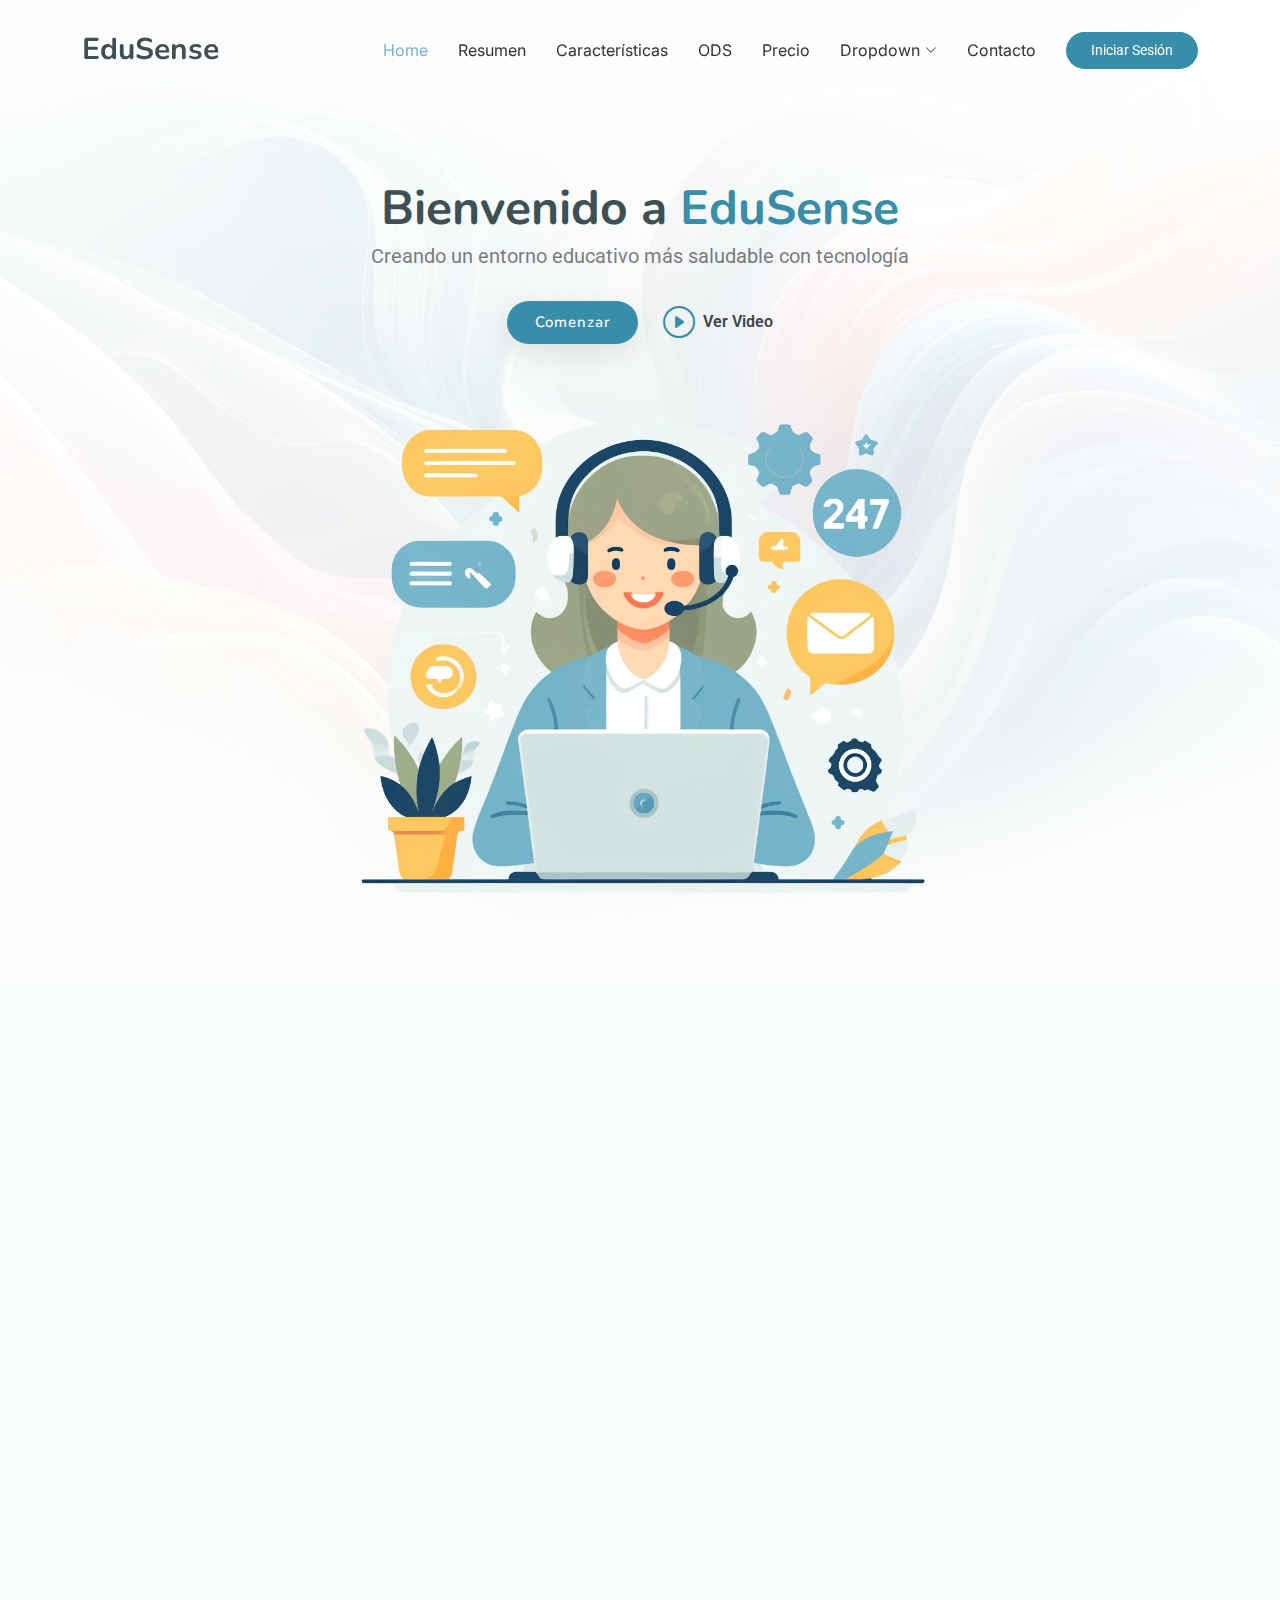
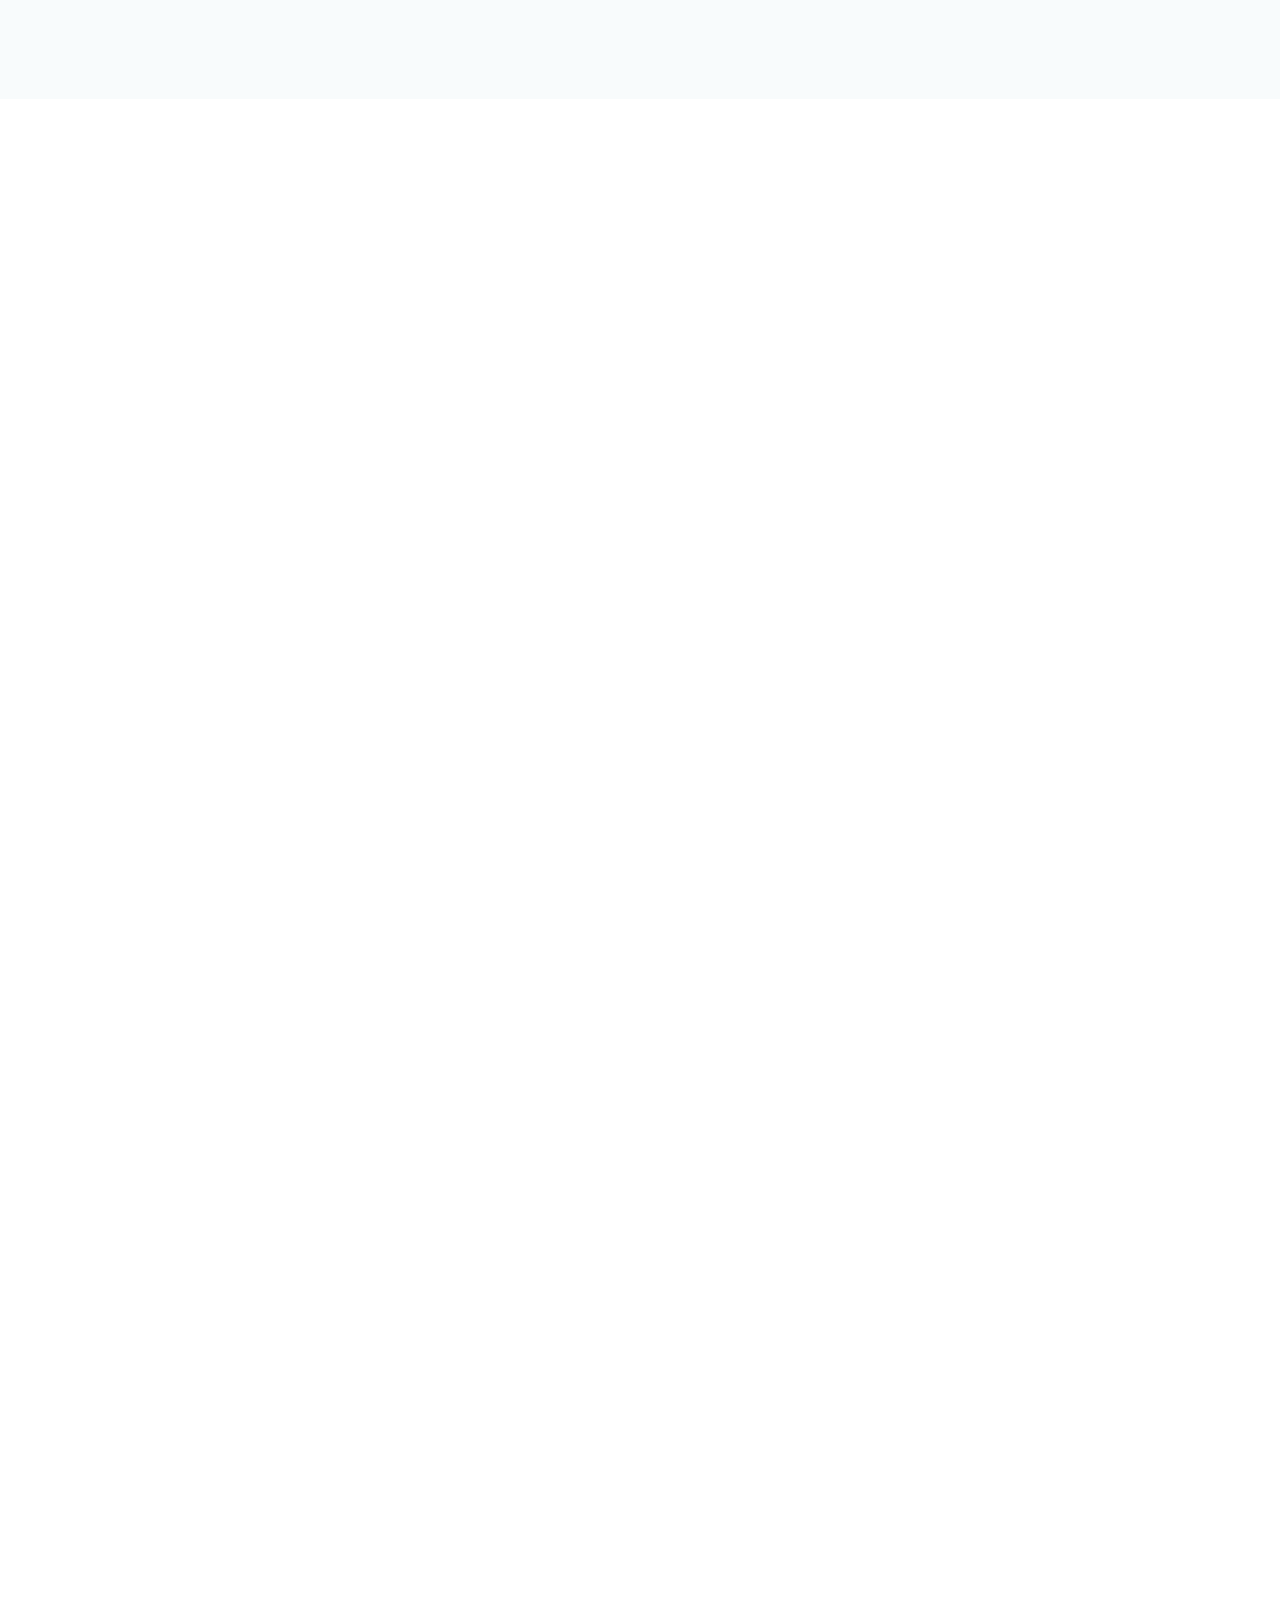
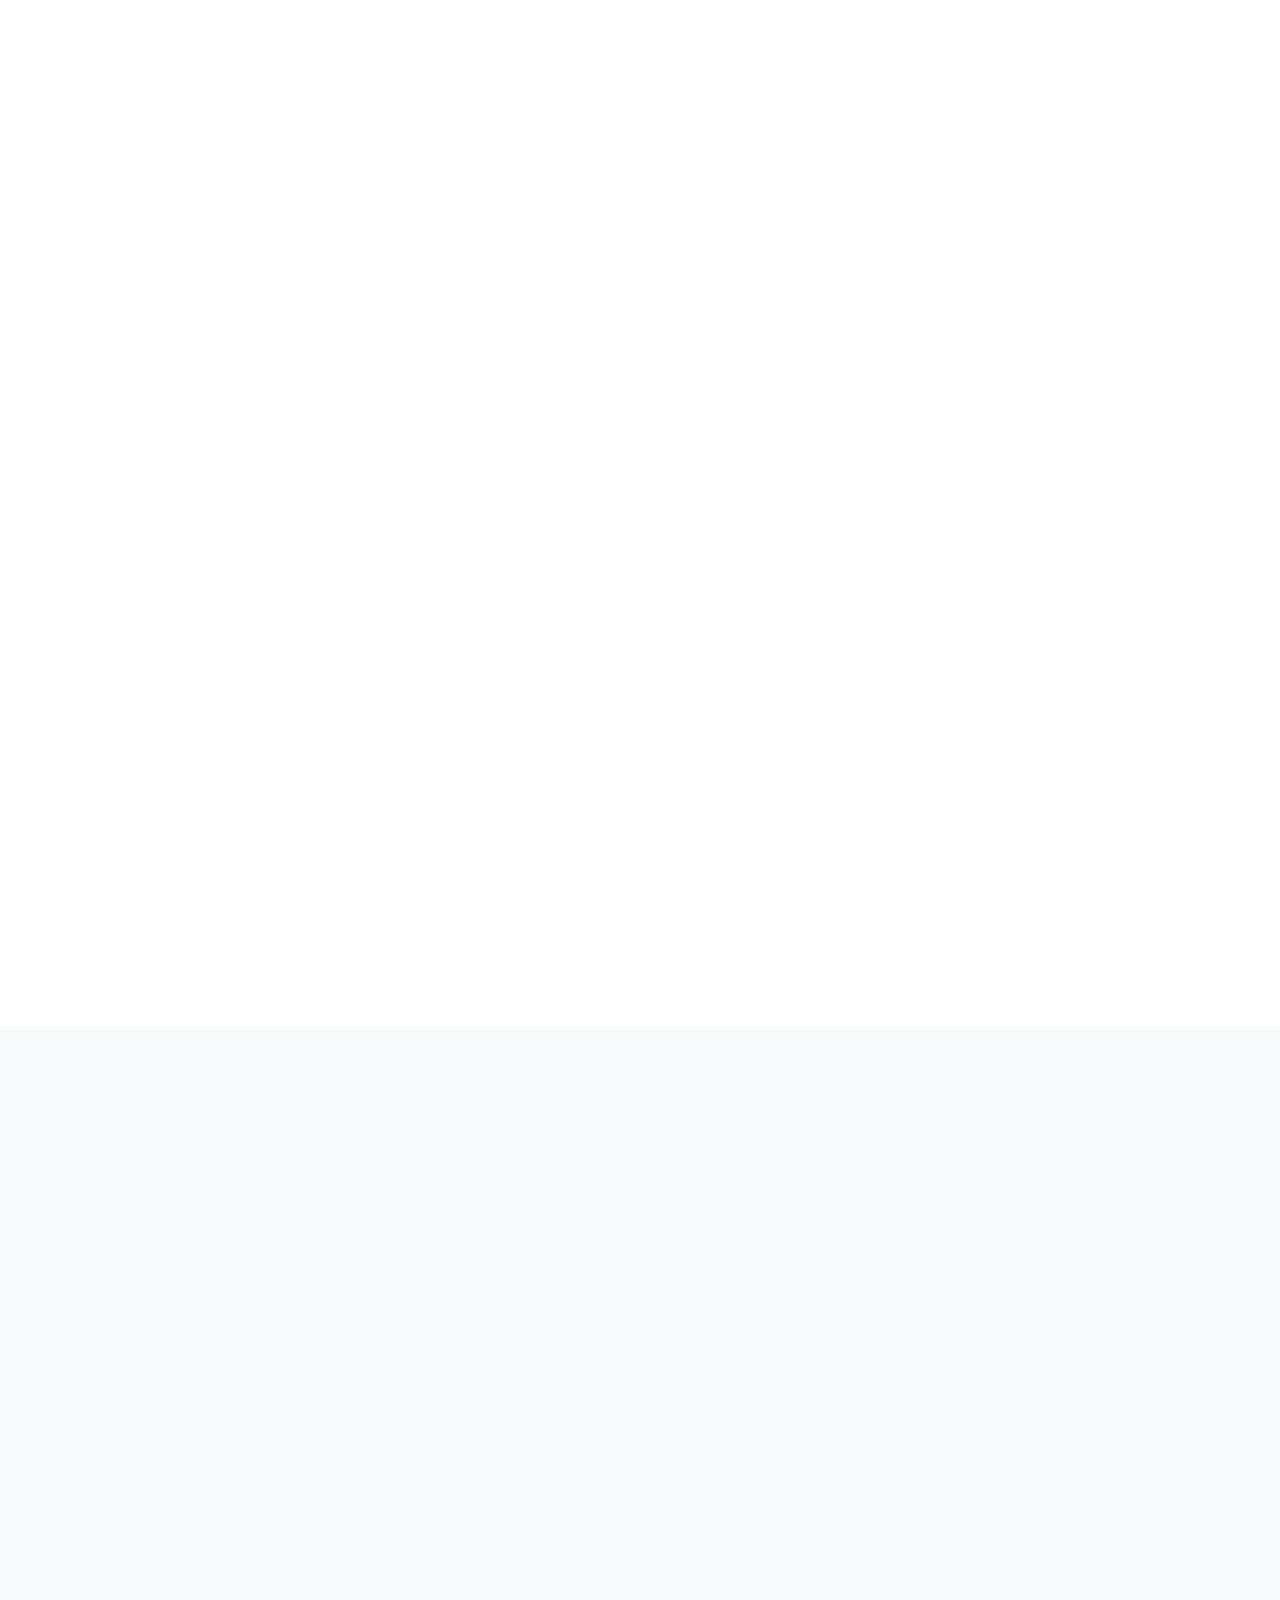
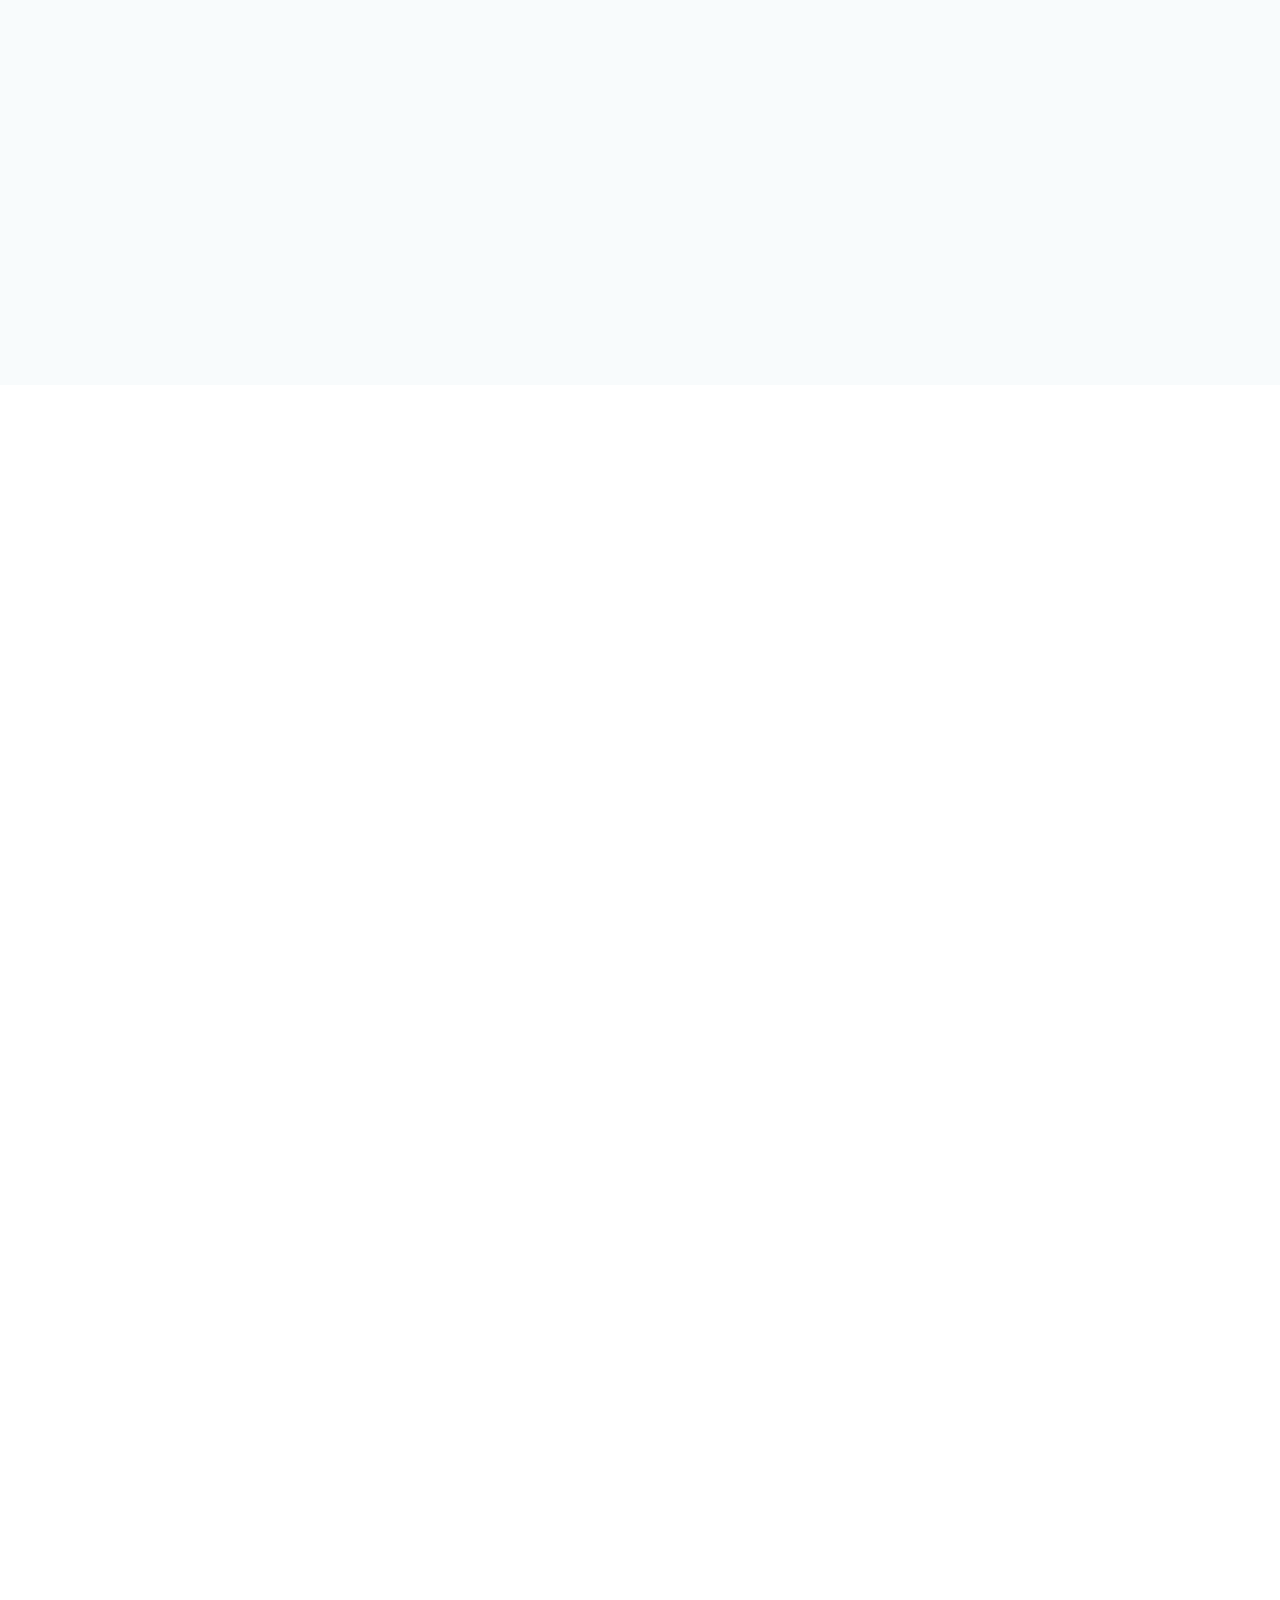
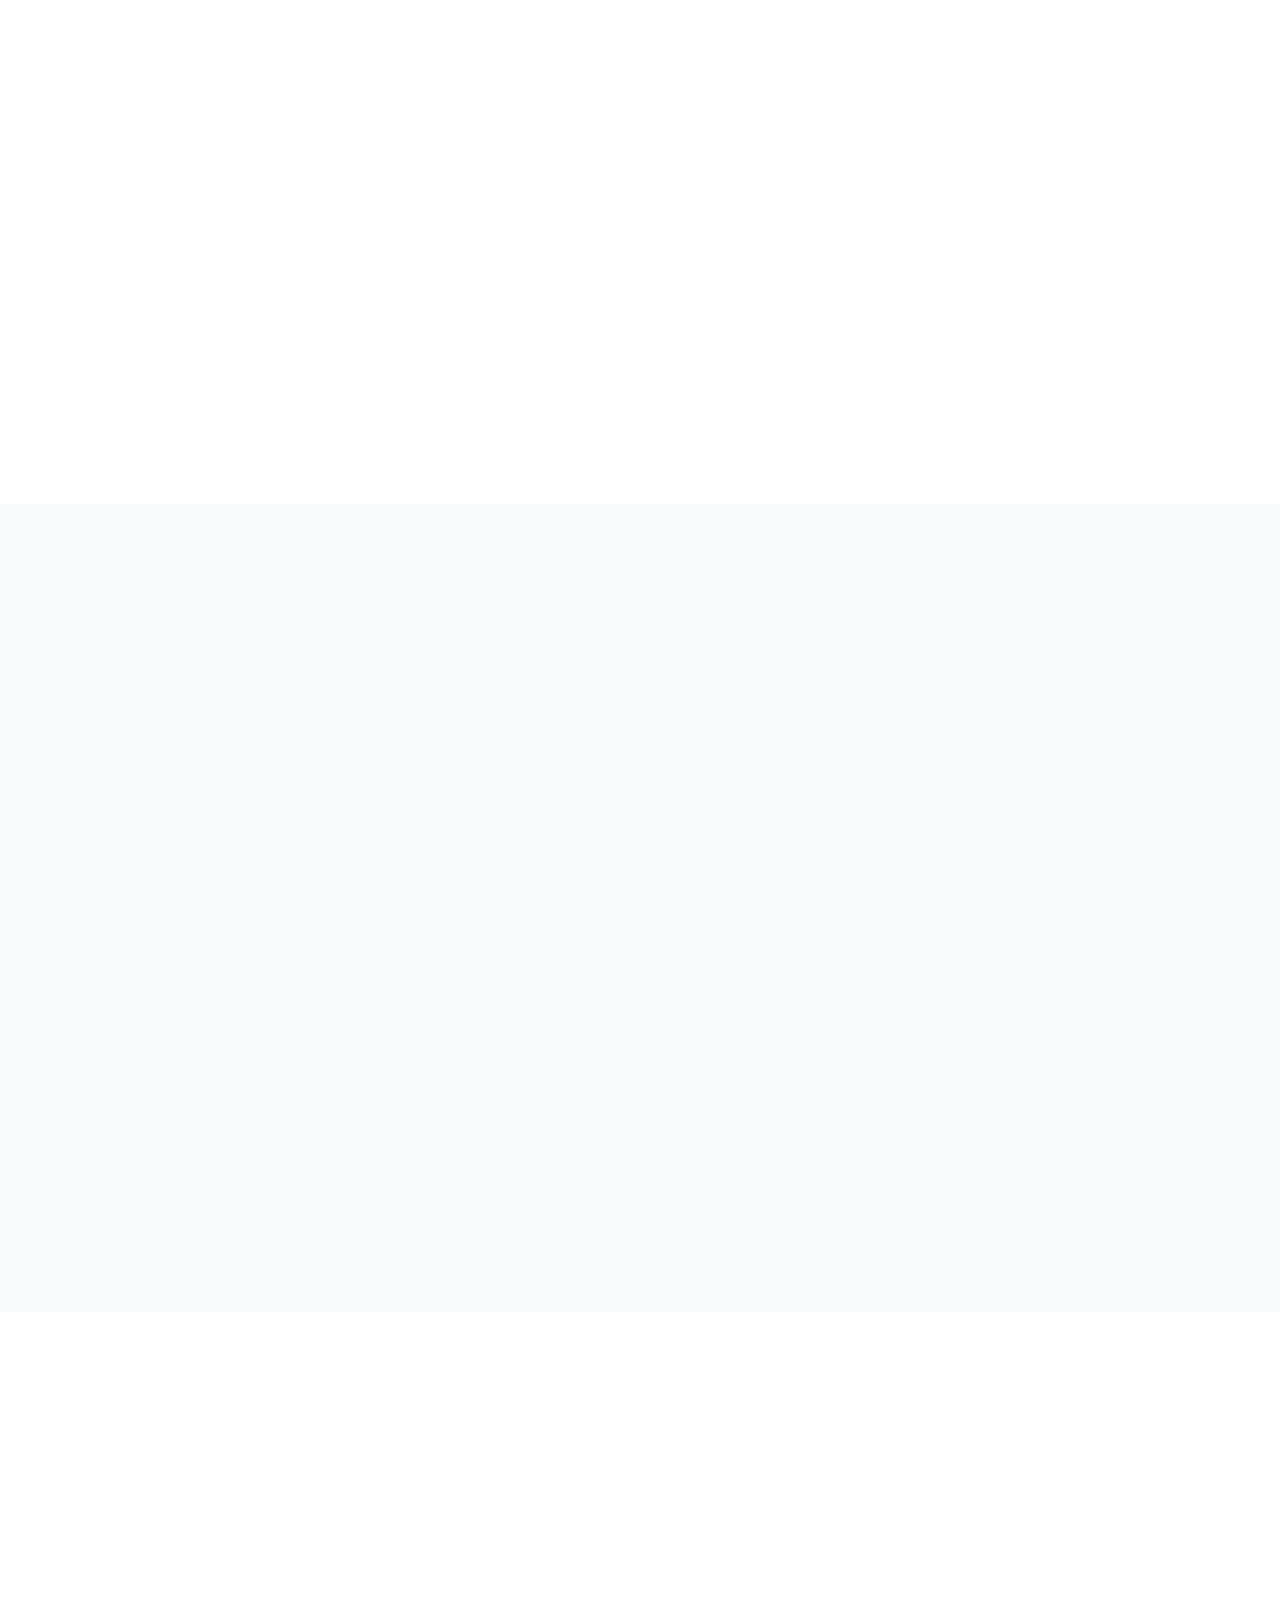
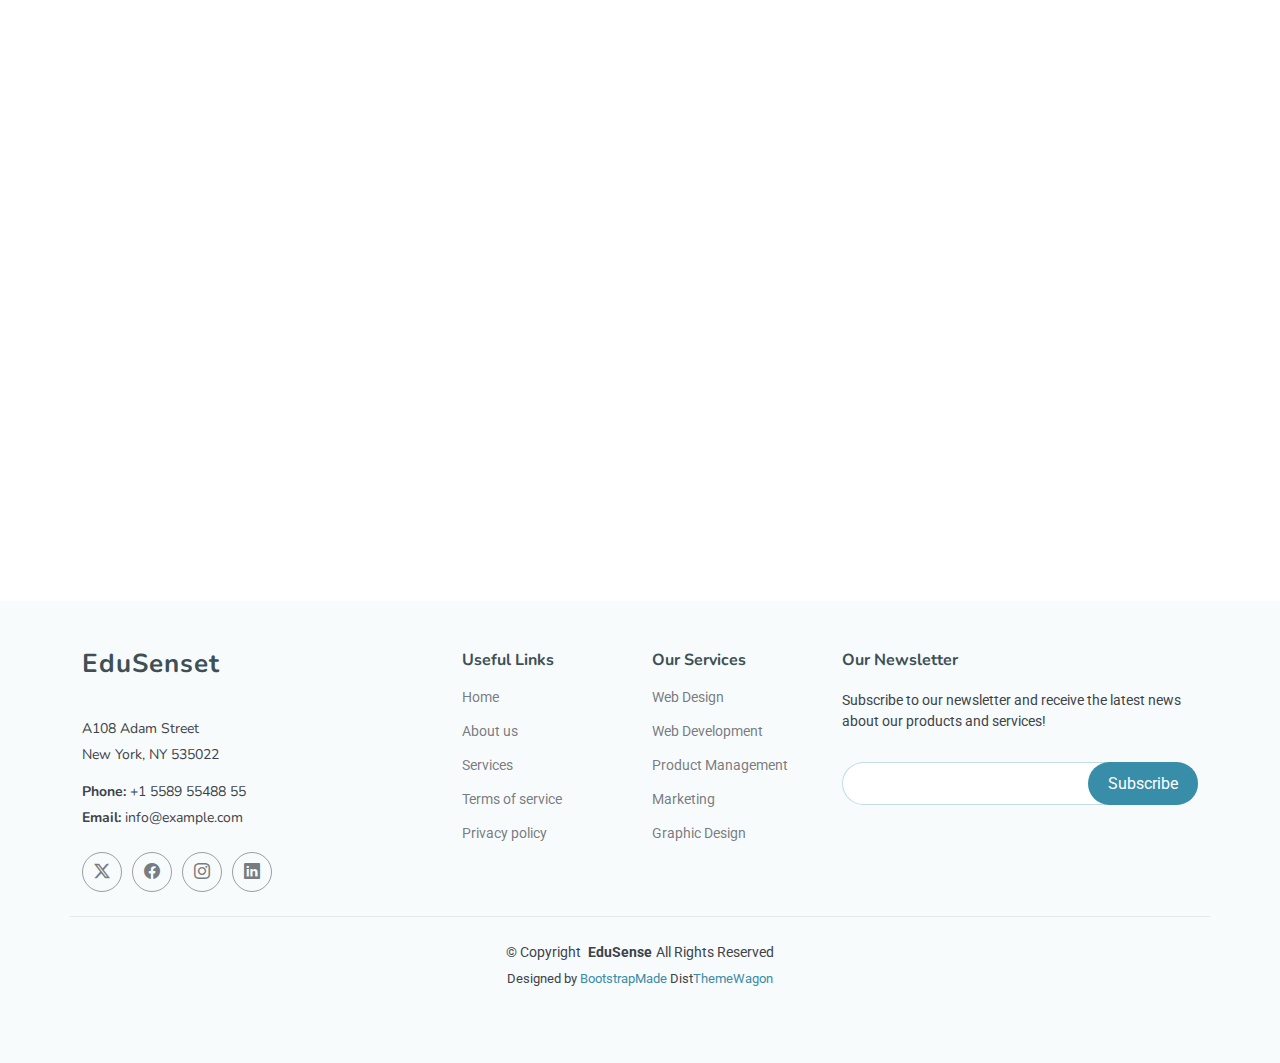
<file: index.html>
<!DOCTYPE html>
<html lang="en">

<head>
  <meta charset="utf-8">
  <meta content="width=device-width, initial-scale=1.0" name="viewport">
  <title>Index - Edusense</title>
  <meta name="description" content="">
  <meta name="keywords" content="">

  <!-- Favicons -->
  <link href="assets/img/favicon.png" rel="icon">
  <link href="assets/img/apple-touch-icon.png" rel="apple-touch-icon">

  <!-- Fonts -->
  <link href="https://fonts.googleapis.com" rel="preconnect">
  <link href="https://fonts.gstatic.com" rel="preconnect" crossorigin>
  <link href="https://fonts.googleapis.com/css2?family=Roboto:ital,wght@0,100;0,300;0,400;0,500;0,700;0,900;1,100;1,300;1,400;1,500;1,700;1,900&family=Inter:wght@100;200;300;400;500;600;700;800;900&family=Nunito:ital,wght@0,200;0,300;0,400;0,500;0,600;0,700;0,800;0,900;1,200;1,300;1,400;1,500;1,600;1,700;1,800;1,900&display=swap" rel="stylesheet">

  <!-- Vendor CSS Files -->
  <link href="assets/vendor/bootstrap/css/bootstrap.min.css" rel="stylesheet">
  <link href="assets/vendor/bootstrap-icons/bootstrap-icons.css" rel="stylesheet">
  <link href="assets/vendor/aos/aos.css" rel="stylesheet">
  <link href="assets/vendor/glightbox/css/glightbox.min.css" rel="stylesheet">
  <link href="assets/vendor/swiper/swiper-bundle.min.css" rel="stylesheet">

  <!-- Main CSS File -->
  <link href="assets/css/main.css" rel="stylesheet">

  <!-- =======================================================
  * Template Name: QuickStart
  * Template URL: https://bootstrapmade.com/quickstart-bootstrap-startup-website-template/
  * Updated: Aug 07 2024 with Bootstrap v5.3.3
  * Author: BootstrapMade.com
  * License: https://bootstrapmade.com/license/
  ======================================================== -->
</head>

<body class="index-page">

  <header id="header" class="header d-flex align-items-center fixed-top">
    <div class="container-fluid container-xl position-relative d-flex align-items-center">

      <a href="index.html" class="logo d-flex align-items-center me-auto">
      <!-- <img src="assets/img/logo.png" alt=""> -->
        <h1 class="sitename">EduSense</h1>
      </a>

      <nav id="navmenu" class="navmenu">
        <ul>
          <li><a href="index.html#hero" class="active">Home</a></li>
          <li><a href="index.html#about">Resumen</a></li>
          <li><a href="index.html#features">Características</a></li>
          <li><a href="index.html#services">ODS</a></li>
          <li><a href="index.html#pricing">Precio</a></li>
          <li class="dropdown"><a href="#"><span>Dropdown</span> <i class="bi bi-chevron-down toggle-dropdown"></i></a>
            <ul>
              <li><a href="#">Dropdown 1</a></li>
              <li class="dropdown"><a href="#"><span>Deep Dropdown</span> <i class="bi bi-chevron-down toggle-dropdown"></i></a>
                <ul>
                  <li><a href="#">Deep Dropdown 1</a></li>
                  <li><a href="#">Deep Dropdown 2</a></li>
                  <li><a href="#">Deep Dropdown 3</a></li>
                  <li><a href="#">Deep Dropdown 4</a></li>
                  <li><a href="#">Deep Dropdown 5</a></li>
                </ul>
              </li>
              <li><a href="#">Dropdown 2</a></li>
              <li><a href="#">Dropdown 3</a></li>
              <li><a href="#">Dropdown 4</a></li>
            </ul>
          </li>
          <li><a href="index.html#contact">Contacto</a></li>
        </ul>
        <i class="mobile-nav-toggle d-xl-none bi bi-list"></i>
      </nav>

      <a class="btn-getstarted" href="login.html">Iniciar Sesión</a>

    </div>
  </header>

  <main class="main">

    <!-- Hero Section -->
    <section id="hero" class="hero section">
      <div class="hero-bg">
        <img src="assets/img/hero-bg-light.webp" alt="">
      </div>
      <div class="container text-center">
        <div class="d-flex flex-column justify-content-center align-items-center">
          <h1 data-aos="fade-up">Bienvenido a <span>EduSense</span></h1>
          <p data-aos="fade-up" data-aos-delay="100">Creando un entorno educativo más saludable con tecnología<br></p>
          <div class="d-flex" data-aos="fade-up" data-aos-delay="200">
            <a href="#about" class="btn-get-started">Comenzar</a>
            <a href="https://www.youtube.com/watch?v=Y7f98aduVJ8" class="glightbox btn-watch-video d-flex align-items-center"><i class="bi bi-play-circle"></i><span>Ver Video</span></a>
          </div>
          <img src="assets/img/hero-services-img.webp" class="img-fluid hero-img" alt="" data-aos="zoom-out" data-aos-delay="300">
        </div>
      </div>

    </section><!-- /Hero Section -->

<!-- Featured Services Section -->
<section id="featured-services" class="featured-services section light-background">
  <div class="container">
    <div class="row gy-4 justify-content-center">
    
      <!-- Monitoreo en Tiempo Real -->
      <div class="col-xl-4 col-lg-6" data-aos="fade-up" data-aos-delay="100">
        <div class="service-item text-center d-flex flex-column align-items-center">
          <div class="icon flex-shrink-0 mb-3"><i class="bi bi-briefcase"></i></div>
          <h4 class="title"><a href="#" class="stretched-link">Soporte tecnico 24 Horas</a></h4>
        </div>
      </div><!-- End Service Item -->
    
      <!-- Acceso y Visualización Sencillos -->
      <div class="col-xl-4 col-lg-6" data-aos="fade-up" data-aos-delay="200">
        <div class="service-item text-center d-flex flex-column align-items-center">
          <div class="icon flex-shrink-0 mb-3"><i class="bi bi-card-checklist"></i></div>
          <h4 class="title"><a href="#" class="stretched-link">Acceso y Visualización Sencillos</a></h4>
        </div>
      </div><!-- End Service Item -->

      <!-- Alertas Personalizables -->
      <div class="col-xl-4 col-lg-6" data-aos="fade-up" data-aos-delay="300">
        <div class="service-item text-center d-flex flex-column align-items-center">
          <div class="icon flex-shrink-0 mb-3"><i class="bi bi-bar-chart"></i></div>
          <h4 class="title"><a href="#" class="stretched-link">Monitoreo en Tiempo Real</a></h4>
        </div>
      </div><!-- End Service Item -->

    </div>
  </div>
</section><!-- /Featured Services Section -->


   <!-- About Section -->
<section id="about" class="about section light-background">
  <div class="container">
    <div class="row gy-4">

      <!-- Content Section -->
      <div class="col-lg-6 content" data-aos="fade-up" data-aos-delay="100">
        <p class="who-we-are text-uppercase">EduSense</p>
        <h3 class="mb-4">Resumen del Proyecto</h3>
        <p class="fst-italic mb-4">
          EduSense es un sistema innovador que utiliza dispositivos Raspberry Pi conectados entre sí
          para monitorear en tiempo real la temperatura y humedad en diferentes áreas del instituto. 
          EduSense no solo optimiza el confort del ambiente, sino que también proporciona herramientas para gestionar los recursos de manera más eficiente.
        </p>
        <ul class="list-unstyled">
          <li class="mb-2"><i class="bi bi-check-circle"></i> <span>Garantiza un entorno cómodo y saludable para estudiantes y personal.</span></li>
          <li class="mb-2"><i class="bi bi-check-circle"></i> <span>Los datos recopilados por los sensores se visualizan en un dashboard interactivo.</span></li>
          <li class="mb-2"><i class="bi bi-check-circle"></i> <span>Facilita la gestión eficiente de los recursos del instituto.</span></li>
        </ul>
        </a>
      </div>

      <!-- Image Section -->
      <div class="col-lg-6 about-images" data-aos="fade-up" data-aos-delay="200">
        <div class="row gy-4">
          <div class="col-lg-6">
            <img src="assets/img/about-company-1.jpg" class="img-fluid rounded shadow" alt="Imagen sobre el proyecto">
          </div>
          <div class="col-lg-6">
            <div class="row gy-4">
              <div class="col-lg-12">
                <img src="assets/img/about-company-2.jpg" class="img-fluid rounded shadow" alt="Imagen sobre el proyecto">
              </div>
              <div class="col-lg-12">
              </div>
            </div>
          </div>
        </div>
      </div>

    </div>
  </div>
</section><!-- /About Section -->


    <!-- Clients Section -->
    <section id="clients" class="clients section">

      <div class="container" data-aos="fade-up">

        <div class="row gy-4">

          <div class="col-xl-2 col-md-3 col-6 client-logo">
            <img src="assets/img/clients/client-1.png" class="img-fluid" alt="">
          </div><!-- End Client Item -->

          <div class="col-xl-2 col-md-3 col-6 client-logo">
            <img src="assets/img/clients/client-2.png" class="img-fluid" alt="">
          </div><!-- End Client Item -->

          <div class="col-xl-2 col-md-3 col-6 client-logo">
            <img src="assets/img/clients/client-3.png" class="img-fluid" alt="">
          </div><!-- End Client Item -->

          <div class="col-xl-2 col-md-3 col-6 client-logo">
            <img src="assets/img/clients/client-4.png" class="img-fluid" alt="">
          </div><!-- End Client Item -->

          <div class="col-xl-2 col-md-3 col-6 client-logo">
            <img src="assets/img/clients/client-5.png" class="img-fluid" alt="">
          </div><!-- End Client Item -->

          <div class="col-xl-2 col-md-3 col-6 client-logo">
            <img src="assets/img/clients/client-6.png" class="img-fluid" alt="">
          </div><!-- End Client Item -->

        </div>

      </div>

    </section><!-- /Clients Section -->

    <!-- Features Section -->
    <section id="features" class="features section">

      <!-- Section Title -->
      <div class="container section-title" data-aos="fade-up">
        <h2>Caracteristicas</h2>
        <p>Descubre las principales funcionalidades de EduSense, un sistema inteligente diseñado para optimizar el monitoreo ambiental del instituto y mejorar el confort del entorno educativo.</p>
      </div><!-- End Section Title -->

      <div class="container">
        <div class="row justify-content-between">

          <div class="col-lg-5 d-flex align-items-center">

            <ul class="nav nav-tabs" data-aos="fade-up" data-aos-delay="100">
              <li class="nav-item">
                <a class="nav-link active show" data-bs-toggle="tab" data-bs-target="#features-tab-1">
                  <i class="bi bi-binoculars"></i>
                  <div>
                    <h4 class="d-none d-lg-block">Monitoreo en Tiempo Real</h4>
                    <p>
                      Mide continuamente la temperatura y la humedad en diversas áreas del instituto, ofreciendo datos actualizados en todo momento.
                    </p>
                  </div>
                </a>
              </li>
              <li class="nav-item">
                <a class="nav-link" data-bs-toggle="tab" data-bs-target="#features-tab-2">
                  <i class="bi bi-box-seam"></i>
                  <div>
                    <h4 class="d-none d-lg-block">Unde praesenti mara setra le</h4>
                    <p>
                     Visualiza los datos de manera clara y accesible desde cualquier dispositivo conectado a la red, facilitando el análisis y gestión.
                    </p>
                  </div>
                </a>
              </li>
              <li class="nav-item">
                <a class="nav-link" data-bs-toggle="tab" data-bs-target="#features-tab-3">
                  <i class="bi bi-brightness-high"></i>
                  <div>
                    <h4 class="d-none d-lg-block">Pariatur explica nitro dela</h4>
                    <p>
                     Configura notificaciones automáticas para cuando los valores de temperatura o humedad superen los umbrales establecidos, garantizando un ambiente adecuado.
                    </p>
                  </div>
                </a>
              </li>
            </ul><!-- End Tab Nav -->

          </div>

          <div class="col-lg-6">

            <div class="tab-content" data-aos="fade-up" data-aos-delay="200">

              <div class="tab-pane fade active show" id="features-tab-1">
                <img src="assets/img/tabs-1.jpg" alt="" class="img-fluid">
              </div><!-- End Tab Content Item -->

              <div class="tab-pane fade" id="features-tab-2">
                <img src="assets/img/tabs-2.jpg" alt="" class="img-fluid">
              </div><!-- End Tab Content Item -->

              <div class="tab-pane fade" id="features-tab-3">
                <img src="assets/img/tabs-3.jpg" alt="" class="img-fluid">
              </div><!-- End Tab Content Item -->
            </div>

          </div>

        </div>

      </div>

    </section><!-- /Features Section -->

    <!-- Features Details Section -->
    <section id="features-details" class="features-details section">

      <div class="container">

        <div class="row gy-4 justify-content-between features-item">

          <div class="col-lg-6" data-aos="fade-up" data-aos-delay="100">
            <img src="assets/img/features-1.jpg" class="img-fluid" alt="">
          </div>

          <div class="col-lg-5 d-flex align-items-center" data-aos="fade-up" data-aos-delay="200">
            <div class="content">
              <h3>Raspberry Pi</h3>
              <p>
                EduSense se basa en la potente y accesible tecnología de las Raspberry Pi para crear una red de sensores de temperatura y humedad distribuidos por el instituto. Este sistema, fácil de escalar y mantener, permite obtener datos precisos en tiempo real.
              </p>
              <a href="#" class="btn more-btn">Learn More</a>
            </div>
          </div>

        </div><!-- Features Item -->

        <div class="row gy-4 justify-content-between features-item">

          <div class="col-lg-5 d-flex align-items-center order-2 order-lg-1" data-aos="fade-up" data-aos-delay="100">

            <div class="content">
              <h3>EduSense ofrece planes de suscripción flexibles, tanto mensuales como anuales, para adaptarse a las necesidades de cada institución educativa.</h3>
              <p></p>
              <ul></ul>
              <p></p>
              <a href="#pricing" class="btn more-btn">Ver Planes</a>
            </div>
            

          </div>

          <div class="col-lg-6 order-1 order-lg-2" data-aos="fade-up" data-aos-delay="200">
            <img src="assets/img/features-2.jpg" class="img-fluid" alt="">
          </div>

        </div><!-- Features Item -->

      </div>

    </section><!-- /Features Details Section -->

    <!-- Services Section -->
    <section id="services" class="services section light-background">

      <!-- Section Title -->
      <div class="container section-title" data-aos="fade-up">
        <h2>Objetivos de Desarrollo Sostenible</h2>
      </div><!-- End Section Title -->

      <div class="container">

        <div class="row g-5">

          <div class="col-lg-6" data-aos="fade-up" data-aos-delay="100">
            <div class="service-item item-cyan position-relative">
              <i class="bi bi-activity icon"></i>
              <div>
                <h3> Salud y Bienestar</h3>
                <p>Mejora el ambiente escolar, favoreciendo la salud de estudiantes y personal al mantener condiciones óptimas de temperatura y humedad.</p>
              </div>
            </div>
          </div><!-- End Service Item -->

          <div class="col-lg-6" data-aos="fade-up" data-aos-delay="200">
            <div class="service-item item-orange position-relative">
              <i class="bi bi-broadcast icon"></i>
              <div>
                <h3>Educación de Calidad</h3>
                <p>Promueve un entorno de aprendizaje cómodo, apoyando una educación de calidad al mejorar el bienestar físico de los estudiantes.</p>
                <a href="#" class="read-more stretched-link">Learn More <i class="bi bi-arrow-right"></i></a>
              </div>
            </div>
          </div><!-- End Service Item -->

          <div class="col-lg-6" data-aos="fade-up" data-aos-delay="300">
            <div class="service-item item-teal position-relative">
              <i class="bi bi-easel icon"></i>
              <div>
                <h3>Ledo Markt</h3>
                <p>Ut excepturi voluptatem nisi sed. Quidem fuga consequatur. Minus ea aut. Vel qui id voluptas adipisci eos earum corrupti.</p>
                <a href="#" class="read-more stretched-link">Learn More <i class="bi bi-arrow-right"></i></a>
              </div>
            </div>
          </div><!-- End Service Item -->

          <div class="col-lg-6" data-aos="fade-up" data-aos-delay="400">
            <div class="service-item item-red position-relative">
              <i class="bi bi-bounding-box-circles icon"></i>
              <div>
                <h3>Asperiores Commodi</h3>
                <p>Non et temporibus minus omnis sed dolor esse consequatur. Cupiditate sed error ea fuga sit provident adipisci neque.</p>
                <a href="#" class="read-more stretched-link">Learn More <i class="bi bi-arrow-right"></i></a>
              </div>
            </div>
          </div><!-- End Service Item -->

          <div class="col-lg-6" data-aos="fade-up" data-aos-delay="500">
            <div class="service-item item-indigo position-relative">
              <i class="bi bi-calendar4-week icon"></i>
              <div>
                <h3>Velit Doloremque.</h3>
                <p>Cumque et suscipit saepe. Est maiores autem enim facilis ut aut ipsam corporis aut. Sed animi at autem alias eius labore.</p>
                <a href="#" class="read-more stretched-link">Learn More <i class="bi bi-arrow-right"></i></a>
              </div>
            </div>
          </div><!-- End Service Item -->

          <div class="col-lg-6" data-aos="fade-up" data-aos-delay="600">
            <div class="service-item item-pink position-relative">
              <i class="bi bi-chat-square-text icon"></i>
              <div>
                <h3>Dolori Architecto</h3>
                <p>Hic molestias ea quibusdam eos. Fugiat enim doloremque aut neque non et debitis iure. Corrupti recusandae ducimus enim.</p>
                <a href="#" class="read-more stretched-link">Learn More <i class="bi bi-arrow-right"></i></a>
              </div>
            </div>
          </div><!-- End Service Item -->

        </div>

      </div>

    </section><!-- /Services Section -->

   
    <!-- Pricing Section -->
    <section id="pricing" class="pricing section">

      <!-- Section Title -->
      <div class="container section-title" data-aos="fade-up">
        <h2>Pricing</h2>
        <p>Necessitatibus eius consequatur ex aliquid fuga eum quidem sint consectetur velit</p>
      </div><!-- End Section Title -->

      <div class="container">

        <div class="row gy-4">

          <div class="col-lg-4" data-aos="zoom-in" data-aos-delay="100">
            <div class="pricing-item">
              <h3>Free Plan</h3>
              <p class="description">Ullam mollitia quasi nobis soluta in voluptatum et sint palora dex strater</p>
              <h4><sup>$</sup>0<span> / month</span></h4>
              <a href="#" class="cta-btn">Start a free trial</a>
              <p class="text-center small">No credit card required</p>
              <ul>
                <li><i class="bi bi-check"></i> <span>Quam adipiscing vitae proin</span></li>
                <li><i class="bi bi-check"></i> <span>Nec feugiat nisl pretium</span></li>
                <li><i class="bi bi-check"></i> <span>Nulla at volutpat diam uteera</span></li>
                <li class="na"><i class="bi bi-x"></i> <span>Pharetra massa massa ultricies</span></li>
                <li class="na"><i class="bi bi-x"></i> <span>Massa ultricies mi quis hendrerit</span></li>
                <li class="na"><i class="bi bi-x"></i> <span>Voluptate id voluptas qui sed aperiam rerum</span></li>
                <li class="na"><i class="bi bi-x"></i> <span>Iure nihil dolores recusandae odit voluptatibus</span></li>
              </ul>
            </div>
          </div><!-- End Pricing Item -->

          <div class="col-lg-4" data-aos="zoom-in" data-aos-delay="200">
            <div class="pricing-item featured">
              <p class="popular">Popular</p>
              <h3>Business Plan</h3>
              <p class="description">Ullam mollitia quasi nobis soluta in voluptatum et sint palora dex strater</p>
              <h4><sup>$</sup>29<span> / month</span></h4>
              <a href="#" class="cta-btn">Start a free trial</a>
              <p class="text-center small">No credit card required</p>
              <ul>
                <li><i class="bi bi-check"></i> <span>Quam adipiscing vitae proin</span></li>
                <li><i class="bi bi-check"></i> <span>Nec feugiat nisl pretium</span></li>
                <li><i class="bi bi-check"></i> <span>Nulla at volutpat diam uteera</span></li>
                <li><i class="bi bi-check"></i> <span>Pharetra massa massa ultricies</span></li>
                <li><i class="bi bi-check"></i> <span>Massa ultricies mi quis hendrerit</span></li>
                <li><i class="bi bi-check"></i> <span>Voluptate id voluptas qui sed aperiam rerum</span></li>
                <li class="na"><i class="bi bi-x"></i> <span>Iure nihil dolores recusandae odit voluptatibus</span></li>
              </ul>
            </div>
          </div><!-- End Pricing Item -->

          <div class="col-lg-4" data-aos="zoom-in" data-aos-delay="300">
            <div class="pricing-item">
              <h3>Developer Plan</h3>
              <p class="description">Ullam mollitia quasi nobis soluta in voluptatum et sint palora dex strater</p>
              <h4><sup>$</sup>49<span> / month</span></h4>
              <a href="#" class="cta-btn">Start a free trial</a>
              <p class="text-center small">No credit card required</p>
              <ul>
                <li><i class="bi bi-check"></i> <span>Quam adipiscing vitae proin</span></li>
                <li><i class="bi bi-check"></i> <span>Nec feugiat nisl pretium</span></li>
                <li><i class="bi bi-check"></i> <span>Nulla at volutpat diam uteera</span></li>
                <li><i class="bi bi-check"></i> <span>Pharetra massa massa ultricies</span></li>
                <li><i class="bi bi-check"></i> <span>Massa ultricies mi quis hendrerit</span></li>
                <li><i class="bi bi-check"></i> <span>Voluptate id voluptas qui sed aperiam rerum</span></li>
                <li><i class="bi bi-check"></i> <span>Iure nihil dolores recusandae odit voluptatibus</span></li>
              </ul>
            </div>
          </div><!-- End Pricing Item -->

        </div>

      </div>

    </section><!-- /Pricing Section -->

    <!-- Faq Section -->
    <section id="faq" class="faq section">

      <!-- Section Title -->
      <div class="container section-title" data-aos="fade-up">
        <h2>Frequently Asked Questions</h2>
      </div><!-- End Section Title -->

      <div class="container">

        <div class="row justify-content-center">

          <div class="col-lg-10" data-aos="fade-up" data-aos-delay="100">

            <div class="faq-container">

              <div class="faq-item faq-active">
                <h3>Non consectetur a erat nam at lectus urna duis?</h3>
                <div class="faq-content">
                  <p>Feugiat pretium nibh ipsum consequat. Tempus iaculis urna id volutpat lacus laoreet non curabitur gravida. Venenatis lectus magna fringilla urna porttitor rhoncus dolor purus non.</p>
                </div>
                <i class="faq-toggle bi bi-chevron-right"></i>
              </div><!-- End Faq item-->

              <div class="faq-item">
                <h3>Feugiat scelerisque varius morbi enim nunc faucibus?</h3>
                <div class="faq-content">
                  <p>Dolor sit amet consectetur adipiscing elit pellentesque habitant morbi. Id interdum velit laoreet id donec ultrices. Fringilla phasellus faucibus scelerisque eleifend donec pretium. Est pellentesque elit ullamcorper dignissim. Mauris ultrices eros in cursus turpis massa tincidunt dui.</p>
                </div>
                <i class="faq-toggle bi bi-chevron-right"></i>
              </div><!-- End Faq item-->

              <div class="faq-item">
                <h3>Dolor sit amet consectetur adipiscing elit pellentesque?</h3>
                <div class="faq-content">
                  <p>Eleifend mi in nulla posuere sollicitudin aliquam ultrices sagittis orci. Faucibus pulvinar elementum integer enim. Sem nulla pharetra diam sit amet nisl suscipit. Rutrum tellus pellentesque eu tincidunt. Lectus urna duis convallis convallis tellus. Urna molestie at elementum eu facilisis sed odio morbi quis</p>
                </div>
                <i class="faq-toggle bi bi-chevron-right"></i>
              </div><!-- End Faq item-->

              <div class="faq-item">
                <h3>Ac odio tempor orci dapibus. Aliquam eleifend mi in nulla?</h3>
                <div class="faq-content">
                  <p>Dolor sit amet consectetur adipiscing elit pellentesque habitant morbi. Id interdum velit laoreet id donec ultrices. Fringilla phasellus faucibus scelerisque eleifend donec pretium. Est pellentesque elit ullamcorper dignissim. Mauris ultrices eros in cursus turpis massa tincidunt dui.</p>
                </div>
                <i class="faq-toggle bi bi-chevron-right"></i>
              </div><!-- End Faq item-->

              <div class="faq-item">
                <h3>Tempus quam pellentesque nec nam aliquam sem et tortor?</h3>
                <div class="faq-content">
                  <p>Molestie a iaculis at erat pellentesque adipiscing commodo. Dignissim suspendisse in est ante in. Nunc vel risus commodo viverra maecenas accumsan. Sit amet nisl suscipit adipiscing bibendum est. Purus gravida quis blandit turpis cursus in</p>
                </div>
                <i class="faq-toggle bi bi-chevron-right"></i>
              </div><!-- End Faq item-->

              <div class="faq-item">
                <h3>Perspiciatis quod quo quos nulla quo illum ullam?</h3>
                <div class="faq-content">
                  <p>Enim ea facilis quaerat voluptas quidem et dolorem. Quis et consequatur non sed in suscipit sequi. Distinctio ipsam dolore et.</p>
                </div>
                <i class="faq-toggle bi bi-chevron-right"></i>
              </div><!-- End Faq item-->

            </div>

          </div><!-- End Faq Column-->

        </div>

      </div>

    </section><!-- /Faq Section -->

    <!-- Testimonials Section -->
    <section id="testimonials" class="testimonials section light-background">

      <!-- Section Title -->
      <div class="container section-title" data-aos="fade-up">
        <h2>Testimonials</h2>
        <p>Necessitatibus eius consequatur ex aliquid fuga eum quidem sint consectetur velit</p>
      </div><!-- End Section Title -->

      <div class="container" data-aos="fade-up" data-aos-delay="100">

        <div class="swiper init-swiper">
          <script type="application/json" class="swiper-config">
            {
              "loop": true,
              "speed": 600,
              "autoplay": {
                "delay": 5000
              },
              "slidesPerView": "auto",
              "pagination": {
                "el": ".swiper-pagination",
                "type": "bullets",
                "clickable": true
              },
              "breakpoints": {
                "320": {
                  "slidesPerView": 1,
                  "spaceBetween": 40
                },
                "1200": {
                  "slidesPerView": 3,
                  "spaceBetween": 1
                }
              }
            }
          </script>
          <div class="swiper-wrapper">

            <div class="swiper-slide">
              <div class="testimonial-item">
                <div class="stars">
                  <i class="bi bi-star-fill"></i><i class="bi bi-star-fill"></i><i class="bi bi-star-fill"></i><i class="bi bi-star-fill"></i><i class="bi bi-star-fill"></i>
                </div>
                <p>
                  Proin iaculis purus consequat sem cure digni ssim donec porttitora entum suscipit rhoncus. Accusantium quam, ultricies eget id, aliquam eget nibh et. Maecen aliquam, risus at semper.
                </p>
                <div class="profile mt-auto">
                  <img src="assets/img/testimonials/testimonials-1.jpg" class="testimonial-img" alt="">
                  <h3>Saul Goodman</h3>
                  <h4>Ceo &amp; Founder</h4>
                </div>
              </div>
            </div><!-- End testimonial item -->

            <div class="swiper-slide">
              <div class="testimonial-item">
                <div class="stars">
                  <i class="bi bi-star-fill"></i><i class="bi bi-star-fill"></i><i class="bi bi-star-fill"></i><i class="bi bi-star-fill"></i><i class="bi bi-star-fill"></i>
                </div>
                <p>
                  Export tempor illum tamen malis malis eram quae irure esse labore quem cillum quid cillum eram malis quorum velit fore eram velit sunt aliqua noster fugiat irure amet legam anim culpa.
                </p>
                <div class="profile mt-auto">
                  <img src="assets/img/testimonials/testimonials-2.jpg" class="testimonial-img" alt="">
                  <h3>Sara Wilsson</h3>
                  <h4>Designer</h4>
                </div>
              </div>
            </div><!-- End testimonial item -->

            <div class="swiper-slide">
              <div class="testimonial-item">
                <div class="stars">
                  <i class="bi bi-star-fill"></i><i class="bi bi-star-fill"></i><i class="bi bi-star-fill"></i><i class="bi bi-star-fill"></i><i class="bi bi-star-fill"></i>
                </div>
                <p>
                  Enim nisi quem export duis labore cillum quae magna enim sint quorum nulla quem veniam duis minim tempor labore quem eram duis noster aute amet eram fore quis sint minim.
                </p>
                <div class="profile mt-auto">
                  <img src="assets/img/testimonials/testimonials-3.jpg" class="testimonial-img" alt="">
                  <h3>Jena Karlis</h3>
                  <h4>Store Owner</h4>
                </div>
              </div>
            </div><!-- End testimonial item -->

            <div class="swiper-slide">
              <div class="testimonial-item">
                <div class="stars">
                  <i class="bi bi-star-fill"></i><i class="bi bi-star-fill"></i><i class="bi bi-star-fill"></i><i class="bi bi-star-fill"></i><i class="bi bi-star-fill"></i>
                </div>
                <p>
                  Fugiat enim eram quae cillum dolore dolor amet nulla culpa multos export minim fugiat minim velit minim dolor enim duis veniam ipsum anim magna sunt elit fore quem dolore labore illum veniam.
                </p>
                <div class="profile mt-auto">
                  <img src="assets/img/testimonials/testimonials-4.jpg" class="testimonial-img" alt="">
                  <h3>Matt Brandon</h3>
                  <h4>Freelancer</h4>
                </div>
              </div>
            </div><!-- End testimonial item -->

            <div class="swiper-slide">
              <div class="testimonial-item">
                <div class="stars">
                  <i class="bi bi-star-fill"></i><i class="bi bi-star-fill"></i><i class="bi bi-star-fill"></i><i class="bi bi-star-fill"></i><i class="bi bi-star-fill"></i>
                </div>
                <p>
                  Quis quorum aliqua sint quem legam fore sunt eram irure aliqua veniam tempor noster veniam enim culpa labore duis sunt culpa nulla illum cillum fugiat legam esse veniam culpa fore nisi cillum quid.
                </p>
                <div class="profile mt-auto">
                  <img src="assets/img/testimonials/testimonials-5.jpg" class="testimonial-img" alt="">
                  <h3>John Larson</h3>
                  <h4>Entrepreneur</h4>
                </div>
              </div>
            </div><!-- End testimonial item -->

          </div>
          <div class="swiper-pagination"></div>
        </div>

      </div>

    </section><!-- /Testimonials Section -->

    <!-- Contact Section -->
    <section id="contact" class="contact section">

      <!-- Section Title -->
      <div class="container section-title" data-aos="fade-up">
        <h2>Contacto</h2>
        <p>Necessitatibus eius consequatur ex aliquid fuga eum quidem sint consectetur velit</p>
      </div><!-- End Section Title -->

      <div class="container" data-aos="fade-up" data-aos-delay="100">

        <div class="row gy-4">

          <div class="col-lg-6">
            <div class="info-item d-flex flex-column justify-content-center align-items-center" data-aos="fade-up" data-aos-delay="200">
              <i class="bi bi-geo-alt"></i>
              <h3>Address</h3>
              <p>A108 Adam Street, New York, NY 535022</p>
            </div>
          </div><!-- End Info Item -->

          <div class="col-lg-3 col-md-6">
            <div class="info-item d-flex flex-column justify-content-center align-items-center" data-aos="fade-up" data-aos-delay="300">
              <i class="bi bi-telephone"></i>
              <h3>Call Us</h3>
              <p>+1 5589 55488 55</p>
            </div>
          </div><!-- End Info Item -->

          <div class="col-lg-3 col-md-6">
            <div class="info-item d-flex flex-column justify-content-center align-items-center" data-aos="fade-up" data-aos-delay="400">
              <i class="bi bi-envelope"></i>
              <h3>Email Us</h3>
              <p>info@example.com</p>
            </div>
          </div><!-- End Info Item -->

        </div>

        <div class="row gy-4 mt-1">
          <div class="col-lg-6" data-aos="fade-up" data-aos-delay="300">
            <iframe src="https://www.google.com/maps/embed?pb=!1m14!1m8!1m3!1d48389.78314118045!2d-74.006138!3d40.710059!3m2!1i1024!2i768!4f13.1!3m3!1m2!1s0x89c25a22a3bda30d%3A0xb89d1fe6bc499443!2sDowntown%20Conference%20Center!5e0!3m2!1sen!2sus!4v1676961268712!5m2!1sen!2sus" frameborder="0" style="border:0; width: 100%; height: 400px;" allowfullscreen="" loading="lazy" referrerpolicy="no-referrer-when-downgrade"></iframe>
          </div><!-- End Google Maps -->

          <div class="col-lg-6">
            <form action="forms/contact.php" method="post" class="php-email-form" data-aos="fade-up" data-aos-delay="400">
              <div class="row gy-4">

                <div class="col-md-6">
                  <input type="text" name="name" class="form-control" placeholder="Your Name" required="">
                </div>

                <div class="col-md-6 ">
                  <input type="email" class="form-control" name="email" placeholder="Your Email" required="">
                </div>

                <div class="col-md-12">
                  <input type="text" class="form-control" name="subject" placeholder="Subject" required="">
                </div>

                <div class="col-md-12">
                  <textarea class="form-control" name="message" rows="6" placeholder="Message" required=""></textarea>
                </div>

                <div class="col-md-12 text-center">
                  <div class="loading">Loading</div>
                  <div class="error-message"></div>
                  <div class="sent-message">Your message has been sent. Thank you!</div>

                  <button type="submit">Send Message</button>
                </div>

              </div>
            </form>
          </div><!-- End Contact Form -->

        </div>

      </div>

    </section><!-- /Contact Section -->

  </main>

  <footer id="footer" class="footer position-relative light-background">

    <div class="container footer-top">
      <div class="row gy-4">
        <div class="col-lg-4 col-md-6 footer-about">
          <a href="index.html" class="logo d-flex align-items-center">
            <span class="sitename">EduSenset</span>
          </a>
          <div class="footer-contact pt-3">
            <p>A108 Adam Street</p>
            <p>New York, NY 535022</p>
            <p class="mt-3"><strong>Phone:</strong> <span>+1 5589 55488 55</span></p>
            <p><strong>Email:</strong> <span>info@example.com</span></p>
          </div>
          <div class="social-links d-flex mt-4">
            <a href=""><i class="bi bi-twitter-x"></i></a>
            <a href=""><i class="bi bi-facebook"></i></a>
            <a href=""><i class="bi bi-instagram"></i></a>
            <a href=""><i class="bi bi-linkedin"></i></a>
          </div>
        </div>

        <div class="col-lg-2 col-md-3 footer-links">
          <h4>Useful Links</h4>
          <ul>
            <li><a href="#">Home</a></li>
            <li><a href="#">About us</a></li>
            <li><a href="#">Services</a></li>
            <li><a href="#">Terms of service</a></li>
            <li><a href="#">Privacy policy</a></li>
          </ul>
        </div>

        <div class="col-lg-2 col-md-3 footer-links">
          <h4>Our Services</h4>
          <ul>
            <li><a href="#">Web Design</a></li>
            <li><a href="#">Web Development</a></li>
            <li><a href="#">Product Management</a></li>
            <li><a href="#">Marketing</a></li>
            <li><a href="#">Graphic Design</a></li>
          </ul>
        </div>

        <div class="col-lg-4 col-md-12 footer-newsletter">
          <h4>Our Newsletter</h4>
          <p>Subscribe to our newsletter and receive the latest news about our products and services!</p>
          <form action="forms/newsletter.php" method="post" class="php-email-form">
            <div class="newsletter-form"><input type="email" name="email"><input type="submit" value="Subscribe"></div>
            <div class="loading">Loading</div>
            <div class="error-message"></div>
            <div class="sent-message">Your subscription request has been sent. Thank you!</div>
          </form>
        </div>

      </div>
    </div>

    <div class="container copyright text-center mt-4">
      <p>© <span>Copyright</span> <strong class="px-1 sitename">EduSense</strong><span>All Rights Reserved</span></p>
      <div class="credits">
        <!-- All the links in the footer should remain intact. -->
        <!-- You can delete the links only if you've purchased the pro version. -->
        <!-- Licensing information: https://bootstrapmade.com/license/ -->
        <!-- Purchase the pro version with working PHP/AJAX contact form: [buy-url] -->
        Designed by <a href="https://bootstrapmade.com/">BootstrapMade</a> Dist<a href="https://themewagon.com">ThemeWagon
      </div>
    </div>

  </footer>

  <!-- Scroll Top -->
  <a href="#" id="scroll-top" class="scroll-top d-flex align-items-center justify-content-center"><i class="bi bi-arrow-up-short"></i></a>

  <!-- Preloader -->
  <div id="preloader"></div>

  <!-- Vendor JS Files -->
  <script src="assets/vendor/bootstrap/js/bootstrap.bundle.min.js"></script>
  <script src="assets/vendor/php-email-form/validate.js"></script>
  <script src="assets/vendor/aos/aos.js"></script>
  <script src="assets/vendor/glightbox/js/glightbox.min.js"></script>
  <script src="assets/vendor/swiper/swiper-bundle.min.js"></script>

  <!-- Main JS File -->
  <script src="assets/js/main.js"></script>

</body>

</html>
</file>
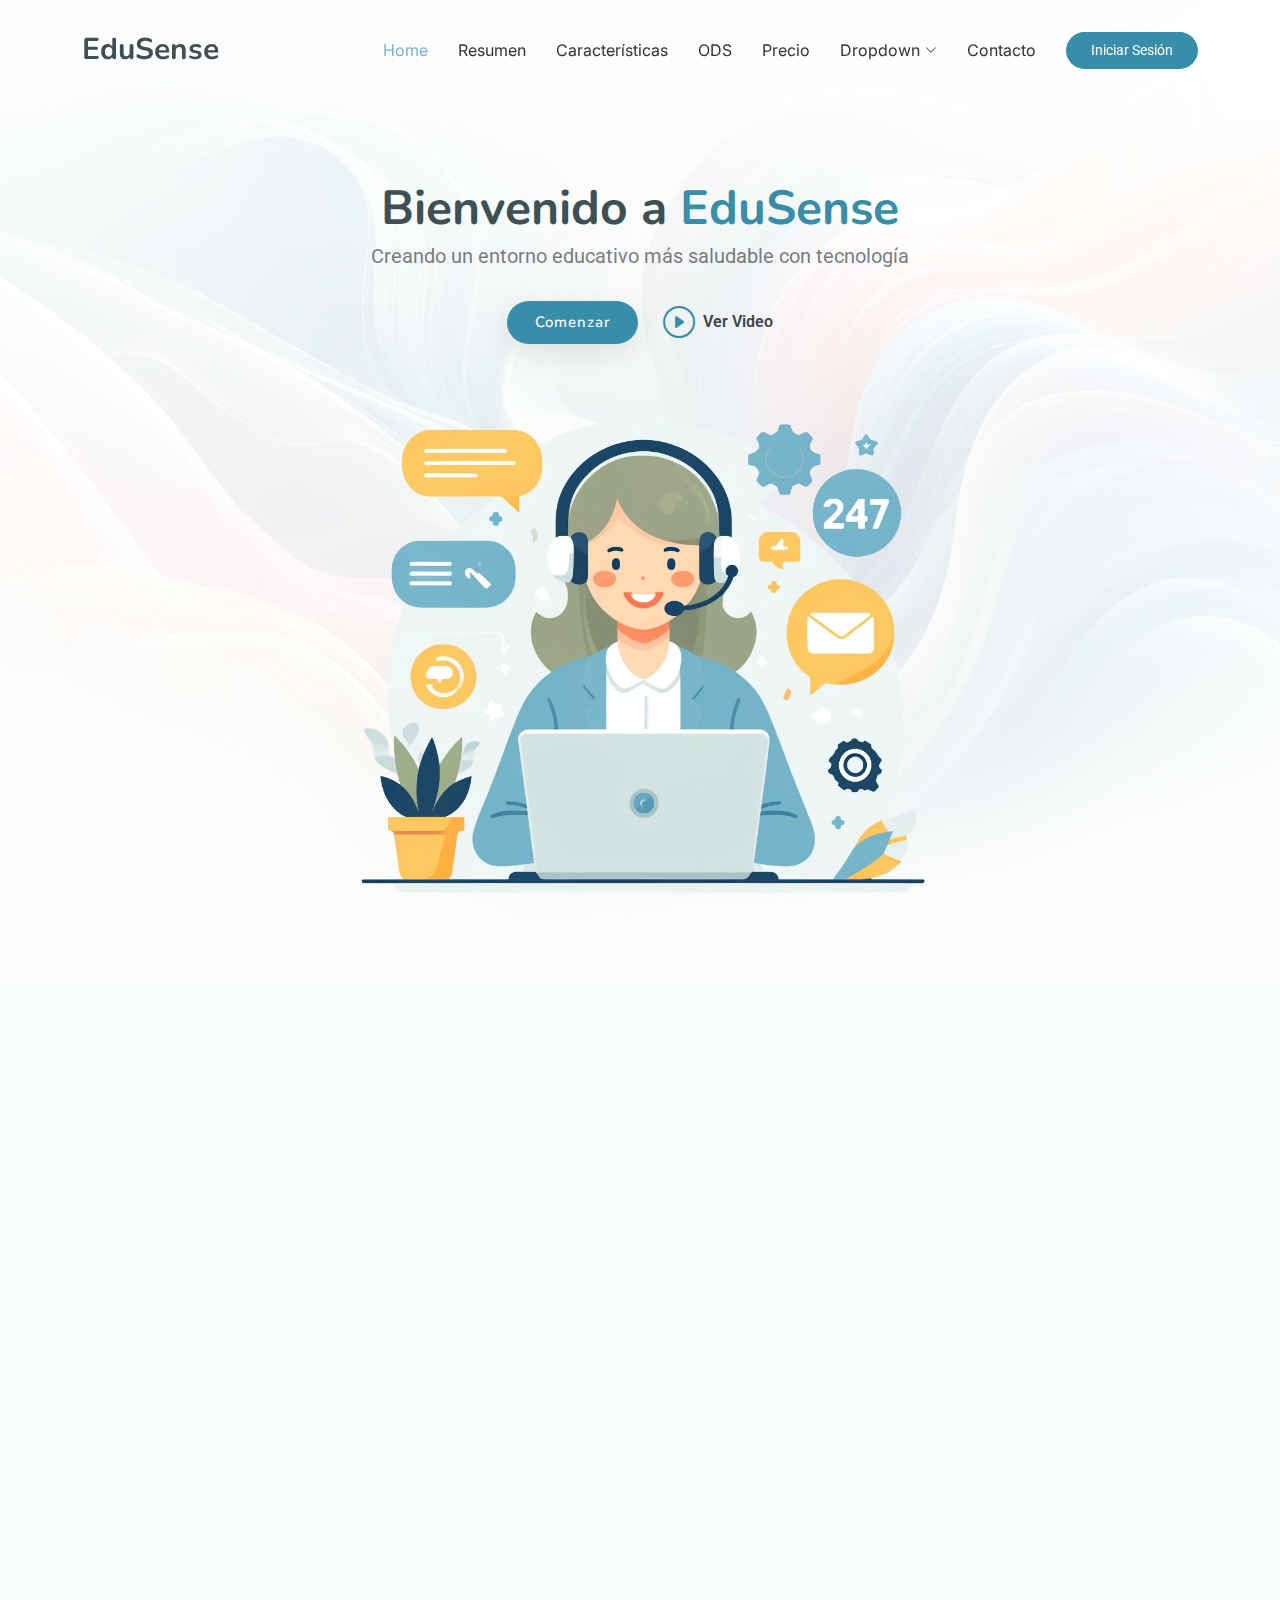
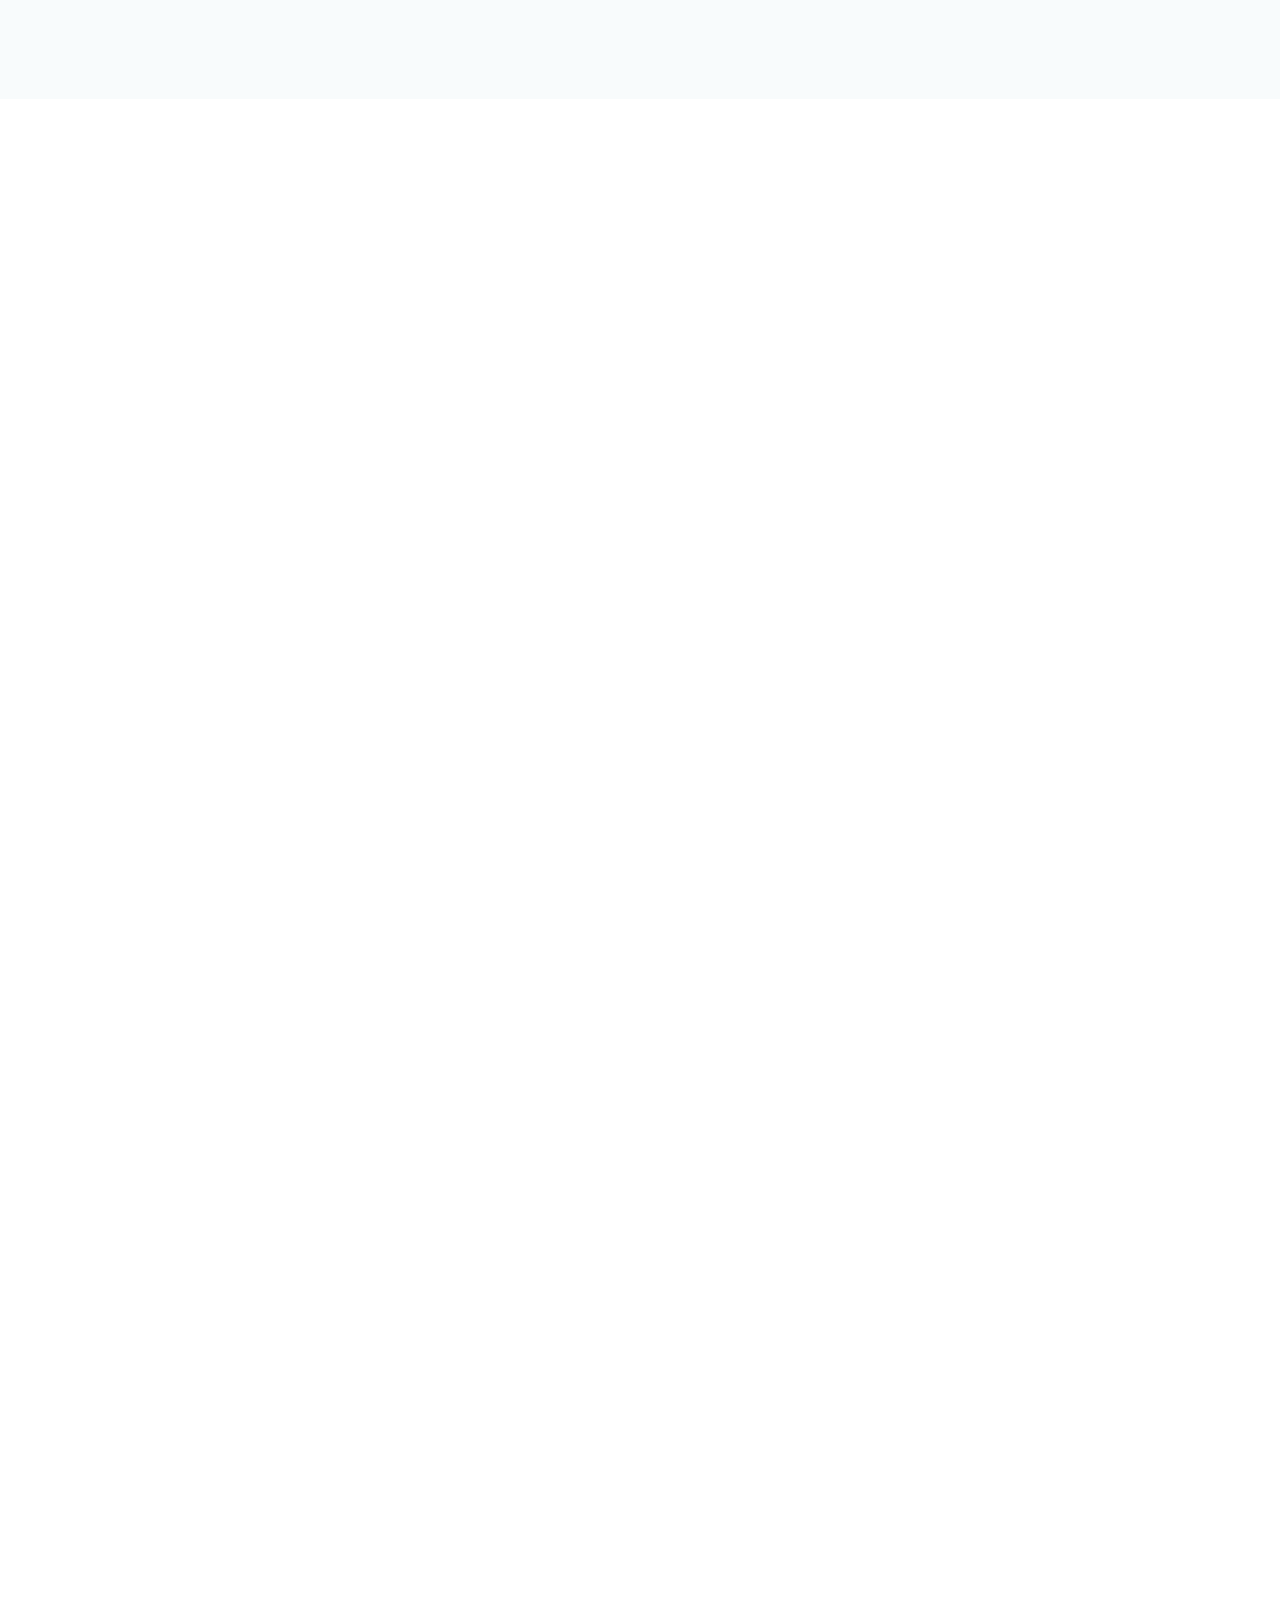
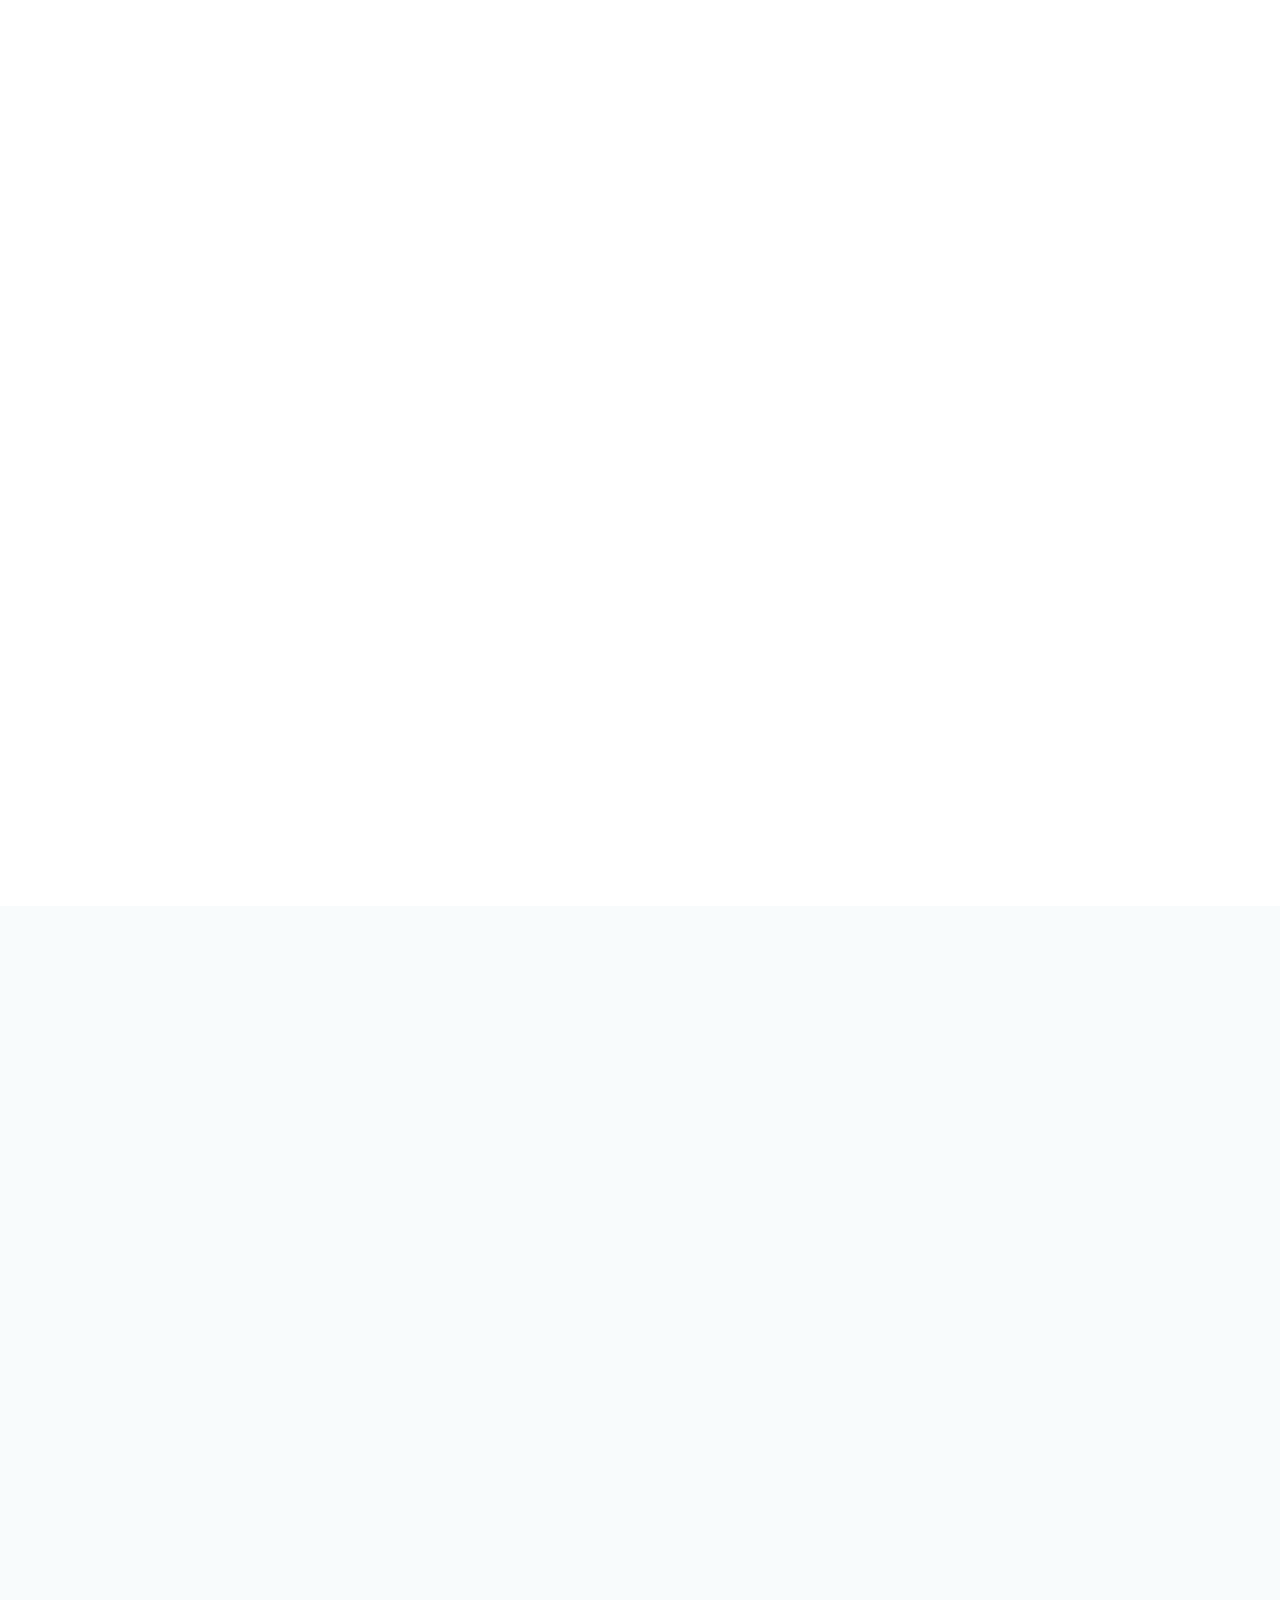
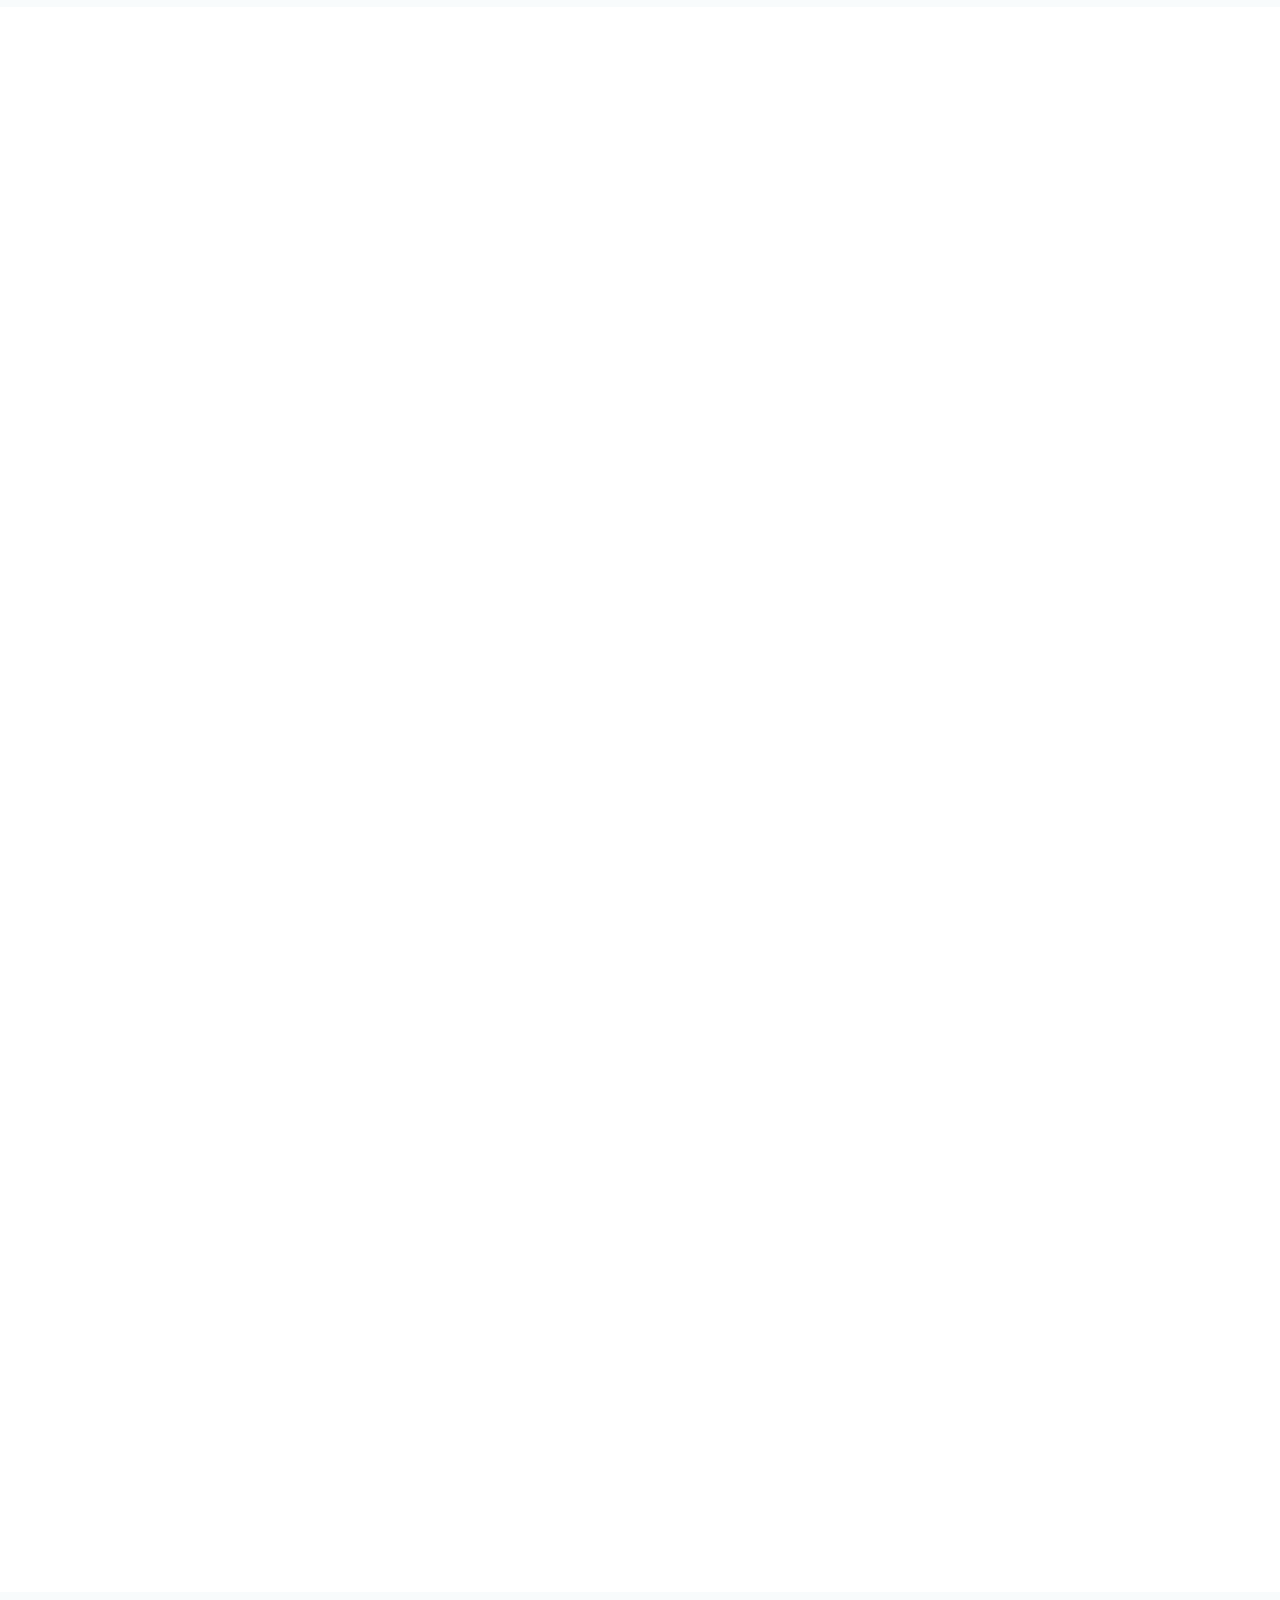
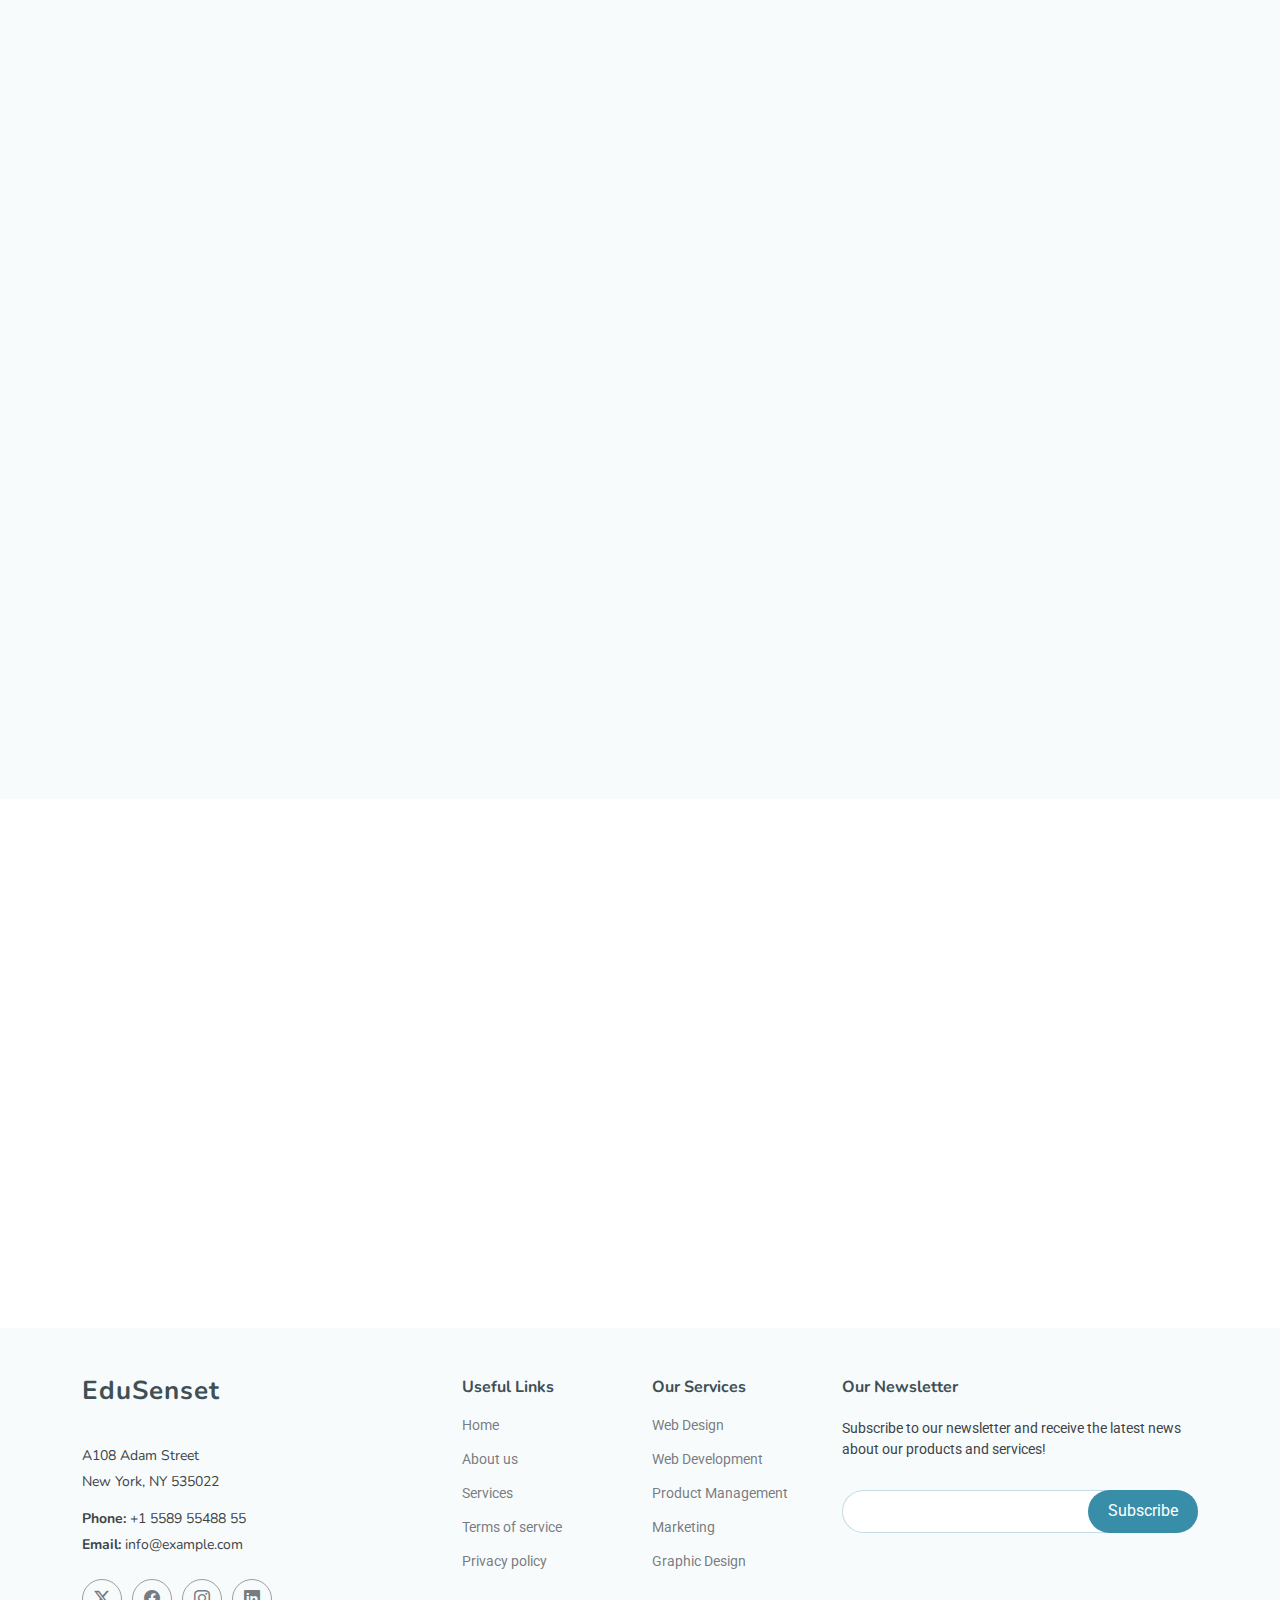
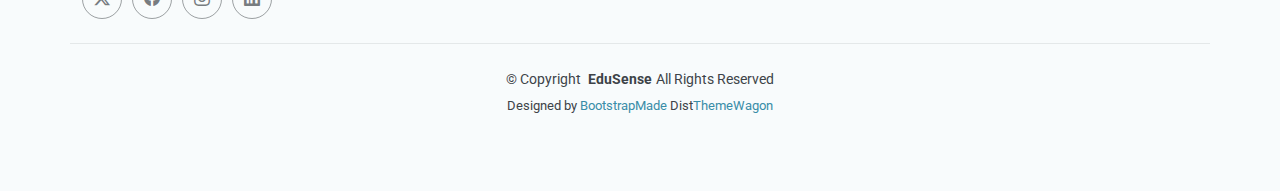
<file: landing/index.html>
<!DOCTYPE html>
<html lang="en">

<head>
  <meta charset="utf-8">
  <meta content="width=device-width, initial-scale=1.0" name="viewport">
  <title>Index - Edusense</title>
  <meta name="description" content="">
  <meta name="keywords" content="">

  <!-- Favicons -->
  <link href="assets/img/favicon.png" rel="icon">
  <link href="assets/img/apple-touch-icon.png" rel="apple-touch-icon">

  <!-- Fonts -->
  <link href="https://fonts.googleapis.com" rel="preconnect">
  <link href="https://fonts.gstatic.com" rel="preconnect" crossorigin>
  <link href="https://fonts.googleapis.com/css2?family=Roboto:ital,wght@0,100;0,300;0,400;0,500;0,700;0,900;1,100;1,300;1,400;1,500;1,700;1,900&family=Inter:wght@100;200;300;400;500;600;700;800;900&family=Nunito:ital,wght@0,200;0,300;0,400;0,500;0,600;0,700;0,800;0,900;1,200;1,300;1,400;1,500;1,600;1,700;1,800;1,900&display=swap" rel="stylesheet">

  <!-- Vendor CSS Files -->
  <link href="assets/vendor/bootstrap/css/bootstrap.min.css" rel="stylesheet">
  <link href="assets/vendor/bootstrap-icons/bootstrap-icons.css" rel="stylesheet">
  <link href="assets/vendor/aos/aos.css" rel="stylesheet">
  <link href="assets/vendor/glightbox/css/glightbox.min.css" rel="stylesheet">
  <link href="assets/vendor/swiper/swiper-bundle.min.css" rel="stylesheet">

  <!-- Main CSS File -->
  <link href="assets/css/main.css" rel="stylesheet">

  <!-- =======================================================
  * Template Name: QuickStart
  * Template URL: https://bootstrapmade.com/quickstart-bootstrap-startup-website-template/
  * Updated: Aug 07 2024 with Bootstrap v5.3.3
  * Author: BootstrapMade.com
  * License: https://bootstrapmade.com/license/
  ======================================================== -->
</head>

<body class="index-page">

  <header id="header" class="header d-flex align-items-center fixed-top">
    <div class="container-fluid container-xl position-relative d-flex align-items-center">

      <a href="index.html" class="logo d-flex align-items-center me-auto">
      <!-- <img src="assets/img/logo.png" alt=""> -->
        <h1 class="sitename">EduSense</h1>
      </a>

      <nav id="navmenu" class="navmenu">
        <ul>
          <li><a href="index.html#hero" class="active">Home</a></li>
          <li><a href="index.html#about">Resumen</a></li>
          <li><a href="index.html#features">Características</a></li>
          <li><a href="index.html#services">ODS</a></li>
          <li><a href="index.html#pricing">Precio</a></li>
          <li class="dropdown"><a href="#"><span>Dropdown</span> <i class="bi bi-chevron-down toggle-dropdown"></i></a>
            <ul>
              <li><a href="#">Dropdown 1</a></li>
              <li class="dropdown"><a href="#"><span>Deep Dropdown</span> <i class="bi bi-chevron-down toggle-dropdown"></i></a>
                <ul>
                  <li><a href="#">Deep Dropdown 1</a></li>
                  <li><a href="#">Deep Dropdown 2</a></li>
                  <li><a href="#">Deep Dropdown 3</a></li>
                  <li><a href="#">Deep Dropdown 4</a></li>
                  <li><a href="#">Deep Dropdown 5</a></li>
                </ul>
              </li>
              <li><a href="#">Dropdown 2</a></li>
              <li><a href="#">Dropdown 3</a></li>
              <li><a href="#">Dropdown 4</a></li>
            </ul>
          </li>
          <li><a href="index.html#contact">Contacto</a></li>
        </ul>
        <i class="mobile-nav-toggle d-xl-none bi bi-list"></i>
      </nav>

      <a class="btn-getstarted" href="login.html"> Iniciar Sesión</a>

    </div>
  </header>

  <main class="main">

    <!-- Hero Section -->
    <section id="hero" class="hero section">
      <div class="hero-bg">
        <img src="assets/img/hero-bg-light.webp" alt="">
      </div>
      <div class="container text-center">
        <div class="d-flex flex-column justify-content-center align-items-center">
          <h1 data-aos="fade-up">Bienvenido a <span>EduSense</span></h1>
          <p data-aos="fade-up" data-aos-delay="100">Creando un entorno educativo más saludable con tecnología<br></p>
          <div class="d-flex" data-aos="fade-up" data-aos-delay="200">
            <a href="#about" class="btn-get-started">Comenzar</a>
            <a href="https://www.youtube.com/watch?v=Y7f98aduVJ8" class="glightbox btn-watch-video d-flex align-items-center"><i class="bi bi-play-circle"></i><span>Ver Video</span></a>
          </div>
          <img src="assets/img/hero-services-img.webp" class="img-fluid hero-img" alt="" data-aos="zoom-out" data-aos-delay="300">
        </div>
      </div>

    </section><!-- /Hero Section -->

<!-- Featured Services Section -->
<section id="featured-services" class="featured-services section light-background">
  <div class="container">
    <div class="row gy-4 justify-content-center">
    
      <!-- Monitoreo en Tiempo Real -->
      <div class="col-xl-4 col-lg-6" data-aos="fade-up" data-aos-delay="100">
        <div class="service-item text-center d-flex flex-column align-items-center">
          <div class="icon flex-shrink-0 mb-3"><i class="bi bi-briefcase"></i></div>
          <h4 class="title"><a href="#" class="stretched-link">Soporte tecnico 24 Horas</a></h4>
        </div>
      </div><!-- End Service Item -->
    
      <!-- Acceso y Visualización Sencillos -->
      <div class="col-xl-4 col-lg-6" data-aos="fade-up" data-aos-delay="200">
        <div class="service-item text-center d-flex flex-column align-items-center">
          <div class="icon flex-shrink-0 mb-3"><i class="bi bi-card-checklist"></i></div>
          <h4 class="title"><a href="#" class="stretched-link">Acceso y Visualización Sencillos</a></h4>
        </div>
      </div><!-- End Service Item -->

      <!-- Alertas Personalizables -->
      <div class="col-xl-4 col-lg-6" data-aos="fade-up" data-aos-delay="300">
        <div class="service-item text-center d-flex flex-column align-items-center">
          <div class="icon flex-shrink-0 mb-3"><i class="bi bi-bar-chart"></i></div>
          <h4 class="title"><a href="#" class="stretched-link">Monitoreo en Tiempo Real</a></h4>
        </div>
      </div><!-- End Service Item -->

    </div>
  </div>
</section><!-- /Featured Services Section -->


   <!-- About Section -->
<section id="about" class="about section light-background">
  <div class="container">
    <div class="row gy-4">

      <!-- Content Section -->
      <div class="col-lg-6 content" data-aos="fade-up" data-aos-delay="100">
        <p class="who-we-are text-uppercase">EduSense</p>
        <h3 class="mb-4">Resumen del Proyecto</h3>
        <p class="fst-italic mb-4">
          EduSense es un sistema innovador que utiliza dispositivos Raspberry Pi conectados entre sí
          para monitorear en tiempo real la temperatura y humedad en diferentes áreas del instituto. 
          EduSense no solo optimiza el confort del ambiente, sino que también proporciona herramientas para gestionar los recursos de manera más eficiente.
        </p>
        <ul class="list-unstyled">
          <li class="mb-2"><i class="bi bi-check-circle"></i> <span>Garantiza un entorno cómodo y saludable para estudiantes y personal.</span></li>
          <li class="mb-2"><i class="bi bi-check-circle"></i> <span>Los datos recopilados por los sensores se visualizan en un dashboard interactivo.</span></li>
          <li class="mb-2"><i class="bi bi-check-circle"></i> <span>Facilita la gestión eficiente de los recursos del instituto.</span></li>
        </ul>
        </a>
      </div>

      <!-- Image Section -->
      <div class="col-lg-6 about-images" data-aos="fade-up" data-aos-delay="200">
        <div class="row gy-4">
          <div class="col-lg-6">
            <img src="assets/img/about-company-1.jpg" class="img-fluid rounded shadow" alt="Imagen sobre el proyecto">
          </div>
          <div class="col-lg-6">
            <div class="row gy-4">
              <div class="col-lg-12">
                <img src="assets/img/about-company-2.jpg" class="img-fluid rounded shadow" alt="Imagen sobre el proyecto">
              </div>
              <div class="col-lg-12">
              </div>
            </div>
          </div>
        </div>
      </div>

    </div>
  </div>
</section><!-- /About Section -->


    <!-- Clients Section -->
    <section id="clients" class="clients section">

      <div class="container" data-aos="fade-up">

        <div class="row gy-4">

          <div class="col-xl-2 col-md-3 col-6 client-logo">
            <img src="assets/img/clients/client-1.png" class="img-fluid" alt="">
          </div><!-- End Client Item -->

          <div class="col-xl-2 col-md-3 col-6 client-logo">
            <img src="assets/img/clients/client-2.png" class="img-fluid" alt="">
          </div><!-- End Client Item -->

          <div class="col-xl-2 col-md-3 col-6 client-logo">
            <img src="assets/img/clients/client-3.png" class="img-fluid" alt="">
          </div><!-- End Client Item -->

          <div class="col-xl-2 col-md-3 col-6 client-logo">
            <img src="assets/img/clients/client-4.png" class="img-fluid" alt="">
          </div><!-- End Client Item -->

          <div class="col-xl-2 col-md-3 col-6 client-logo">
            <img src="assets/img/clients/client-5.png" class="img-fluid" alt="">
          </div><!-- End Client Item -->

          <div class="col-xl-2 col-md-3 col-6 client-logo">
            <img src="assets/img/clients/client-6.png" class="img-fluid" alt="">
          </div><!-- End Client Item -->

        </div>

      </div>

    </section><!-- /Clients Section -->

    <!-- Features Section -->
    <section id="features" class="features section">

      <!-- Section Title -->
      <div class="container section-title" data-aos="fade-up">
        <h2>Caracteristicas</h2>
        <p>Descubre las principales funcionalidades de EduSense, un sistema inteligente diseñado para optimizar el monitoreo ambiental del instituto y mejorar el confort del entorno educativo.</p>
      </div><!-- End Section Title -->

      <div class="container">
        <div class="row justify-content-between">

          <div class="col-lg-5 d-flex align-items-center">

            <ul class="nav nav-tabs" data-aos="fade-up" data-aos-delay="100">
              <li class="nav-item">
                <a class="nav-link active show" data-bs-toggle="tab" data-bs-target="#features-tab-1">
                  <i class="bi bi-binoculars"></i>
                  <div>
                    <h4 class="d-none d-lg-block">Monitoreo en Tiempo Real</h4>
                    <p>
                      Mide continuamente la temperatura y la humedad en diversas áreas del instituto, ofreciendo datos actualizados en todo momento.
                    </p>
                  </div>
                </a>
              </li>
              <li class="nav-item">
                <a class="nav-link" data-bs-toggle="tab" data-bs-target="#features-tab-2">
                  <i class="bi bi-box-seam"></i>
                  <div>
                    <h4 class="d-none d-lg-block">Visualización Clara y Accesible</h4>
                    <p>
                     Visualiza los datos de manera clara y accesible desde cualquier dispositivo conectado a la red, facilitando el análisis y gestión.
                    </p>
                  </div>
                </a>
              </li>
              <li class="nav-item">
                <a class="nav-link" data-bs-toggle="tab" data-bs-target="#features-tab-3">
                  <i class="bi bi-brightness-high"></i>
                  <div>
                    <h4 class="d-none d-lg-block">Notificaciones Automáticas</h4>
                    <p>
                     Configura notificaciones automáticas para cuando los valores de temperatura o humedad superen los umbrales establecidos, garantizando un ambiente adecuado.
                    </p>
                  </div>
                </a>
              </li>
            </ul><!-- End Tab Nav -->

          </div>

          <div class="col-lg-6">

            <div class="tab-content" data-aos="fade-up" data-aos-delay="200">

              <div class="tab-pane fade active show" id="features-tab-1">
                <img src="assets/img/11.jpg" alt="" class="img-fluid">
              </div><!-- End Tab Content Item -->

              <div class="tab-pane fade" id="features-tab-2">
                <img src="assets/img/tabs-2.jpg" alt="" class="img-fluid">
              </div><!-- End Tab Content Item -->

              <div class="tab-pane fade" id="features-tab-3">
                <img src="assets/img/tabs-3.jpg" alt="" class="img-fluid">
              </div><!-- End Tab Content Item -->
            </div>

          </div>

        </div>

      </div>

    </section><!-- /Features Section -->

    <!-- Features Details Section -->
    <section id="features-details" class="features-details section">

      <div class="container">

        <div class="row gy-4 justify-content-between features-item">

          <div class="col-lg-6" data-aos="fade-up" data-aos-delay="100">
            <img src="assets/img/features-1.jpg" class="img-fluid" alt="">
          </div>

          <div class="col-lg-5 d-flex align-items-center" data-aos="fade-up" data-aos-delay="200">
  <div class="content">
    <h3>Raspberry Pi</h3>
    <p>
      EduSense se basa en la potente y accesible tecnología de las Raspberry Pi para crear una red de sensores de temperatura y humedad distribuidos por el instituto. Este sistema, fácil de escalar y mantener, permite obtener datos precisos en tiempo real.
    </p>
    <a href="https://www.raspberrypi.com/" class="btn more-btn" target="_blank">Learn More</a>
  </div>
</div>


        </div><!-- Features Item -->

        <div class="row gy-4 justify-content-between features-item">

          <div class="col-lg-5 d-flex align-items-center order-2 order-lg-1" data-aos="fade-up" data-aos-delay="100">

            <div class="content">
              <h3>EduSense ofrece planes de suscripción flexibles, tanto mensuales como anuales, para adaptarse a las necesidades de cada institución educativa.</h3>
              <p></p>
              <ul></ul>
              <p></p>
              <a href="#pricing" class="btn more-btn">Ver Planes</a>
            </div>
            

          </div>

          <div class="col-lg-6 order-1 order-lg-2" data-aos="fade-up" data-aos-delay="200">
            <img src="assets/img/features-2.jpg" class="img-fluid" alt="">
          </div>

        </div><!-- Features Item -->

      </div>

    </section><!-- /Features Details Section -->

    <!-- Services Section -->
    <section id="services" class="services section light-background">

      <!-- Section Title -->
      <div class="container section-title" data-aos="fade-up">
        <h2>Objetivos de Desarrollo Sostenible</h2>
      </div><!-- End Section Title -->

      <div class="container">

        <div class="row g-5">

          <div class="col-lg-6" data-aos="fade-up" data-aos-delay="100">
            <div class="service-item item-cyan position-relative">
              <i class="bi bi-activity icon"></i>
              <div>
                <h3> Salud y Bienestar</h3>
                <p>Mejora el ambiente escolar, favoreciendo la salud de estudiantes y personal al mantener condiciones óptimas de temperatura y humedad.</p>
              </div>
            </div>
          </div><!-- End Service Item -->

          <div class="col-lg-6" data-aos="fade-up" data-aos-delay="200">
            <div class="service-item item-orange position-relative">
              <i class="bi bi-broadcast icon"></i>
              <div>
                <h3>Educación de Calidad</h3>
                <p>Promueve un entorno de aprendizaje cómodo, apoyando una educación de calidad al mejorar el bienestar físico de los estudiantes.</p>
              </div>
            </div>
          </div><!-- End Service Item -->

          <div class="col-lg-6" data-aos="fade-up" data-aos-delay="300">
            <div class="service-item item-teal position-relative">
              <i class="bi bi-easel icon"></i>
              <div>
                <h3>Industria, Innovación e Infraestructura</h3>
                <p>Utiliza tecnología innovadora (Raspberry Pi y sensores IoT) para crear una infraestructura escolar más eficiente y moderna.</p>
                <a href="#" class="read-more stretched-link">Learn More <i class="bi bi-arrow-right"></i></a>
              </div>
            </div>
          </div><!-- End Service Item -->

          <div class="col-lg-6" data-aos="fade-up" data-aos-delay="400">
            <div class="service-item item-red position-relative">
              <i class="bi bi-bounding-box-circles icon"></i>
              <div>
                <h3>Producción y Consumo Responsables</h3>
                <p>Fomenta el uso responsable de recursos mediante dispositivos de bajo costo y bajo consumo energético.</p>
                <a href="#" class="read-more stretched-link">Learn More <i class="bi bi-arrow-right"></i></a>
              </div>
            </div>
          </div><!-- End Service Item -->

        </div>

      </div>

    </section><!-- /Services Section -->

   
  <!-- Pricing Section -->
<section id="pricing" class="pricing section">

  <!-- Section Title -->
  <div class="container section-title" data-aos="fade-up">
    <h2>Planes</h2>
  </div><!-- End Section Title -->

  <div class="container">

    <div class="row gy-4">

      <div class="col-lg-4" data-aos="zoom-in" data-aos-delay="100">
        <div class="pricing-item">
          <h3>Plan Estandar</h3>
          <h4><sup>$</sup>0<span> / mes</span></h4>
          <a href="#" class="cta-btn" data-plan="Plan Estandar">Comprar</a>
          <ul>
            <li><i class="bi bi-check"></i> <span>Monitoreo en Tiempo Real</span></li>
            <li><i class="bi bi-check"></i> <span>Visualización en Dispositivos Conectados</span></li>
            <li><i class="bi bi-check"></i> <span>Notificaciones Automáticas</span></li>
            <li class="na"><i class="bi bi-x"></i> <span>Acceso a Datos Históricos</span></li>
            <li class="na"><i class="bi bi-x"></i> <span>Alertas Personalizadas</span></li>
            <li class="na"><i class="bi bi-x"></i> <span>Soporte Técnico Prioritario</span></li>
            <li class="na"><i class="bi bi-x"></i> <span>Informes Automáticos Mensuales</span></li>
          </ul>
        </div>
      </div><!-- End Pricing Item -->

      <div class="col-lg-4" data-aos="zoom-in" data-aos-delay="200">
        <div class="pricing-item featured">
          <p class="popular">Popular</p>
          <h3>Plan Premium</h3>
          <h4><sup>$</sup>29<span> / mes</span></h4>
          <a href="#" class="cta-btn" data-plan="Plan Premium">Comprar</a>
          <ul>
            <li><i class="bi bi-check"></i> <span>Monitoreo en Tiempo Real</span></li>
            <li><i class="bi bi-check"></i> <span>Visualización en Dispositivos Conectados</span></li>
            <li><i class="bi bi-check"></i><span>Notificaciones Automáticas</span></li>
            <li><i class="bi bi-check"></i> <span>Acceso a Datos Históricos</span></li>
            <li><i class="bi bi-check"></i> <span>Alertas Personalizadas</span></li>
            <li><i class="bi bi-check"></i> <span>Soporte Técnico Prioritario</span></li>
            <li class="na"><i class="bi bi-x"></i> <span>Informes Automáticos Mensuales</span></li>
          </ul>
        </div>
      </div><!-- End Pricing Item -->

      <div class="col-lg-4" data-aos="zoom-in" data-aos-delay="300">
        <div class="pricing-item">
          <h3>Plan Premium Anual</h3>
          <h4><sup>$</sup>49<span> / mes</span></h4>
          <a href="#" class="cta-btn" data-plan="Plan Premium Anual">Comprar</a>
          <ul>
            <li><i class="bi bi-check"></i> <span>Monitoreo en Tiempo Real</span></li>
            <li><i class="bi bi-check"></i> <span>Visualización en Dispositivos Conectados</span></li>
            <li><i class="bi bi-check"></i> <span>Notificaciones Automáticas</span></li>
            <li><i class="bi bi-check"></i> <span>Acceso a Datos Históricos</span></li>
            <li><i class="bi bi-check"></i> <span>Alertas Personalizadas</span></li>
            <li><i class="bi bi-check"></i> <span>Soporte Técnico Prioritario</span></li>
            <li><i class="bi bi-check"></i> <span>Informes Automáticos Mensuales</span></li>
          </ul>
        </div>
      </div><!-- End Pricing Item -->

    </div>

  </div>

</section><!-- /Pricing Section -->

<!-- Formulario Emergente -->
<div id="formularioCompra" class="modal">
  <div class="modal-content">
    <span class="close" id="closeButton">&times;</span> 
    <h2>Información de Compra</h2>
    <form id="compraForm" action="procesar_compra.php" method="POST" target="_blank">
      <div class="form-group">
          <label for="nombre">Nombre Completo:</label>
          <input type="text" id="nombre" name="nombre" placeholder="Tu nombre completo" required>
      </div>
  
      <div class="form-group">
          <label for="email">Correo Electrónico:</label>
          <input type="email" id="email" name="email" placeholder="Tu correo electrónico" required>
      </div>
  
      <div class="form-group">
          <label for="telefono">Teléfono:</label>
          <input type="tel" id="telefono" name="telefono" placeholder="Tu número de teléfono" required>
      </div>
  
      <div class="form-group">
          <label for="direccion">Dirección:</label>
          <textarea id="direccion" name="direccion" placeholder="Tu dirección completa" rows="3" required></textarea>
      </div>
  
      <div class="form-group">
          <label for="plan">Plan Seleccionado:</label>
          <select id="plan" name="plan" required>
              <option value="estandar">Plan Estándar</option>
              <option value="premium">Plan Premium</option>
              <option value="premiumAnual">Plan Premium Anual</option>
          </select>
      </div>
  
      <div class="form-group">
          <label for="metodoPago">Método de Pago:</label>
          <select id="metodoPago" name="metodoPago" required>
              <option value="tarjeta">Tarjeta</option>
              <option value="paypal">PayPal</option>
          </select>
      </div>
  
      <button type="submit">Confirmar Compra</button>
  </form>
  
    
  </div>
</div>

<style>
  /* Estilo para el modal */
  .modal {
    display: none;
    position: fixed;
    z-index: 1000;
    left: 0;
    top: 0;
    width: 100%;
    height: 100%;
    overflow: auto;
    background-color: rgba(0, 0, 0, 0.8);
  }

  .modal-content {
    background-color: #fff;
    margin: 10% auto;
    padding: 20px;
    border-radius: 8px;
    max-width: 600px;
    width: 90%;
    box-shadow: 0 4px 8px rgba(0, 0, 0, 0.2);
  }

  .close {
    color: #aaa;
    float: right;
    font-size: 28px;
    font-weight: bold;
    cursor: pointer;
  }

  .close:hover, .close:focus {
    color: #000;
    text-decoration: none;
  }

  h2 {
    text-align: center;
    margin-bottom: 20px;
    font-size: 24px;
  }

  .form-group {
    margin-bottom: 15px;
  }

  .form-group label {
    display: block;
    font-weight: bold;
    margin-bottom: 5px;
  }

  .form-group input, .form-group textarea, .form-group select {
    width: 100%;
    padding: 10px;
    border: 1px solid #ccc;
    border-radius: 4px;
    font-size: 16px;
  }

  .submit-btn {
    display: block;
    width: 100%;
    padding: 12px;
    background-color: #4CAF50;
    color: #fff;
    font-size: 18px;
    border: none;
    border-radius: 4px;
    cursor: pointer;
  }

  .submit-btn:hover {
    background-color: #45a049;
  }
</style>


    <!-- Faq Section -->
    <section id="faq" class="faq section">

      <!-- Section Title -->
      <div class="container section-title" data-aos="fade-up">
        <h2>Preguntas Frecuentes</h2>
      </div><!-- End Section Title -->

      <div class="container">

        <div class="row justify-content-center">

          <div class="col-lg-10" data-aos="fade-up" data-aos-delay="100">

            <div class="faq-container">

              <div class="faq-item faq-active">
                <h3>Non consectetur a erat nam at lectus urna duis?</h3>
                <div class="faq-content">
                  <p>Feugiat pretium nibh ipsum consequat. Tempus iaculis urna id volutpat lacus laoreet non curabitur gravida. Venenatis lectus magna fringilla urna porttitor rhoncus dolor purus non.</p>
                </div>
                <i class="faq-toggle bi bi-chevron-right"></i>
              </div><!-- End Faq item-->

              <div class="faq-item">
                <h3>Feugiat scelerisque varius morbi enim nunc faucibus?</h3>
                <div class="faq-content">
                  <p>Dolor sit amet consectetur adipiscing elit pellentesque habitant morbi. Id interdum velit laoreet id donec ultrices. Fringilla phasellus faucibus scelerisque eleifend donec pretium. Est pellentesque elit ullamcorper dignissim. Mauris ultrices eros in cursus turpis massa tincidunt dui.</p>
                </div>
                <i class="faq-toggle bi bi-chevron-right"></i>
              </div><!-- End Faq item-->

              <div class="faq-item">
                <h3>Dolor sit amet consectetur adipiscing elit pellentesque?</h3>
                <div class="faq-content">
                  <p>Eleifend mi in nulla posuere sollicitudin aliquam ultrices sagittis orci. Faucibus pulvinar elementum integer enim. Sem nulla pharetra diam sit amet nisl suscipit. Rutrum tellus pellentesque eu tincidunt. Lectus urna duis convallis convallis tellus. Urna molestie at elementum eu facilisis sed odio morbi quis</p>
                </div>
                <i class="faq-toggle bi bi-chevron-right"></i>
              </div><!-- End Faq item-->

              <div class="faq-item">
                <h3>Ac odio tempor orci dapibus. Aliquam eleifend mi in nulla?</h3>
                <div class="faq-content">
                  <p>Dolor sit amet consectetur adipiscing elit pellentesque habitant morbi. Id interdum velit laoreet id donec ultrices. Fringilla phasellus faucibus scelerisque eleifend donec pretium. Est pellentesque elit ullamcorper dignissim. Mauris ultrices eros in cursus turpis massa tincidunt dui.</p>
                </div>
                <i class="faq-toggle bi bi-chevron-right"></i>
              </div><!-- End Faq item-->

              <div class="faq-item">
                <h3>Tempus quam pellentesque nec nam aliquam sem et tortor?</h3>
                <div class="faq-content">
                  <p>Molestie a iaculis at erat pellentesque adipiscing commodo. Dignissim suspendisse in est ante in. Nunc vel risus commodo viverra maecenas accumsan. Sit amet nisl suscipit adipiscing bibendum est. Purus gravida quis blandit turpis cursus in</p>
                </div>
                <i class="faq-toggle bi bi-chevron-right"></i>
              </div><!-- End Faq item-->

              <div class="faq-item">
                <h3>Perspiciatis quod quo quos nulla quo illum ullam?</h3>
                <div class="faq-content">
                  <p>Enim ea facilis quaerat voluptas quidem et dolorem. Quis et consequatur non sed in suscipit sequi. Distinctio ipsam dolore et.</p>
                </div>
                <i class="faq-toggle bi bi-chevron-right"></i>
              </div><!-- End Faq item-->

            </div>

          </div><!-- End Faq Column-->

        </div>

      </div>

    </section><!-- /Faq Section -->

    <!-- Testimonials Section -->
    <section id="testimonials" class="testimonials section light-background">

      <!-- Section Title -->
      <div class="container section-title" data-aos="fade-up">
        <h2>Testimonials</h2>
        <p>Necessitatibus eius consequatur ex aliquid fuga eum quidem sint consectetur velit</p>
      </div><!-- End Section Title -->

      <div class="container" data-aos="fade-up" data-aos-delay="100">

        <div class="swiper init-swiper">
          <script type="application/json" class="swiper-config">
            {
              "loop": true,
              "speed": 600,
              "autoplay": {
                "delay": 5000
              },
              "slidesPerView": "auto",
              "pagination": {
                "el": ".swiper-pagination",
                "type": "bullets",
                "clickable": true
              },
              "breakpoints": {
                "320": {
                  "slidesPerView": 1,
                  "spaceBetween": 40
                },
                "1200": {
                  "slidesPerView": 3,
                  "spaceBetween": 1
                }
              }
            }
          </script>
          <div class="swiper-wrapper">

            <div class="swiper-slide">
              <div class="testimonial-item">
                <div class="stars">
                  <i class="bi bi-star-fill"></i><i class="bi bi-star-fill"></i><i class="bi bi-star-fill"></i><i class="bi bi-star-fill"></i><i class="bi bi-star-fill"></i>
                </div>
                <p>
                  Proin iaculis purus consequat sem cure digni ssim donec porttitora entum suscipit rhoncus. Accusantium quam, ultricies eget id, aliquam eget nibh et. Maecen aliquam, risus at semper.
                </p>
                <div class="profile mt-auto">
                  <img src="assets/img/testimonials/testimonials-1.jpg" class="testimonial-img" alt="">
                  <h3>Saul Goodman</h3>
                  <h4>Ceo &amp; Founder</h4>
                </div>
              </div>
            </div><!-- End testimonial item -->

            <div class="swiper-slide">
              <div class="testimonial-item">
                <div class="stars">
                  <i class="bi bi-star-fill"></i><i class="bi bi-star-fill"></i><i class="bi bi-star-fill"></i><i class="bi bi-star-fill"></i><i class="bi bi-star-fill"></i>
                </div>
                <p>
                  Export tempor illum tamen malis malis eram quae irure esse labore quem cillum quid cillum eram malis quorum velit fore eram velit sunt aliqua noster fugiat irure amet legam anim culpa.
                </p>
                <div class="profile mt-auto">
                  <img src="assets/img/testimonials/testimonials-2.jpg" class="testimonial-img" alt="">
                  <h3>Sara Wilsson</h3>
                  <h4>Designer</h4>
                </div>
              </div>
            </div><!-- End testimonial item -->

            <div class="swiper-slide">
              <div class="testimonial-item">
                <div class="stars">
                  <i class="bi bi-star-fill"></i><i class="bi bi-star-fill"></i><i class="bi bi-star-fill"></i><i class="bi bi-star-fill"></i><i class="bi bi-star-fill"></i>
                </div>
                <p>
                  Enim nisi quem export duis labore cillum quae magna enim sint quorum nulla quem veniam duis minim tempor labore quem eram duis noster aute amet eram fore quis sint minim.
                </p>
                <div class="profile mt-auto">
                  <img src="assets/img/testimonials/testimonials-3.jpg" class="testimonial-img" alt="">
                  <h3>Jena Karlis</h3>
                  <h4>Store Owner</h4>
                </div>
              </div>
            </div><!-- End testimonial item -->

            <div class="swiper-slide">
              <div class="testimonial-item">
                <div class="stars">
                  <i class="bi bi-star-fill"></i><i class="bi bi-star-fill"></i><i class="bi bi-star-fill"></i><i class="bi bi-star-fill"></i><i class="bi bi-star-fill"></i>
                </div>
                <p>
                  Fugiat enim eram quae cillum dolore dolor amet nulla culpa multos export minim fugiat minim velit minim dolor enim duis veniam ipsum anim magna sunt elit fore quem dolore labore illum veniam.
                </p>
                <div class="profile mt-auto">
                  <img src="assets/img/testimonials/testimonials-4.jpg" class="testimonial-img" alt="">
                  <h3>Matt Brandon</h3>
                  <h4>Freelancer</h4>
                </div>
              </div>
            </div><!-- End testimonial item -->

            <div class="swiper-slide">
              <div class="testimonial-item">
                <div class="stars">
                  <i class="bi bi-star-fill"></i><i class="bi bi-star-fill"></i><i class="bi bi-star-fill"></i><i class="bi bi-star-fill"></i><i class="bi bi-star-fill"></i>
                </div>
                <p>
                  Quis quorum aliqua sint quem legam fore sunt eram irure aliqua veniam tempor noster veniam enim culpa labore duis sunt culpa nulla illum cillum fugiat legam esse veniam culpa fore nisi cillum quid.
                </p>
                <div class="profile mt-auto">
                  <img src="assets/img/testimonials/testimonials-5.jpg" class="testimonial-img" alt="">
                  <h3>John Larson</h3>
                  <h4>Entrepreneur</h4>
                </div>
              </div>
            </div><!-- End testimonial item -->

          </div>
          <div class="swiper-pagination"></div>
        </div>

      </div>

    </section><!-- /Testimonials Section -->

    <!-- Contact Section -->
<!-- Contact Section -->
<!-- Contact Section -->
<!-- Contact Section -->
<section id="contact" class="contact section">

  <!-- Section Title -->
  <div class="container section-title" data-aos="fade-up">
    <h2>Contacto</h2>
    <p>Si tienes alguna pregunta, no dudes en ponerte en contacto con nosotros.</p>
  </div><!-- End Section Title -->

  <div class="container" data-aos="fade-up" data-aos-delay="100">

    <div class="row gy-4">

      <div class="col-lg-6">
        <div class="info-item d-flex flex-column justify-content-center align-items-center" data-aos="fade-up" data-aos-delay="200">
          <i class="bi bi-geo-alt"></i>
          <h3>Dirección</h3>
          <p>IES Vega de Toranzo</p>
        </div>
      </div><!-- End Info Item -->

      <div class="col-lg-3 col-md-6">
        <div class="info-item d-flex flex-column justify-content-center align-items-center" data-aos="fade-up" data-aos-delay="300">
          <i class="bi bi-telephone"></i>
          <h3>Llámanos</h3>
          <p>+34 666666666</p>
        </div>
      </div><!-- End Info Item -->

      <div class="col-lg-3 col-md-6">
        <div class="info-item d-flex flex-column justify-content-center align-items-center" data-aos="fade-up" data-aos-delay="400">
          <i class="bi bi-envelope"></i>
          <h3>Envíanos un correo</h3>
          <p>edusensecontact@gmail.com</p>
        </div>
      </div><!-- End Info Item -->

    </div><!-- End Row -->

    <!-- Botón Enviar Correo -->
    <div class="col-md-12 text-center" style="margin-top: 30px;"> <!-- Añadido margin-top -->
      <a href="https://mail.google.com/mail/?view=cm&fs=1&to=edusensecontact@gmail.com&su=Consulta%20desde%20el%20sitio%20web&body=Hola%2C%20tengo%20una%20consulta..." class="btn btn-primary" target="_blank">Enviar correo</a>
    </div><!-- End Button -->

  </div><!-- End Container -->
</section><!-- End Contact Section -->

<!-- CSS para el botón -->
<style>
  /* Estilo del botón */
  .btn-primary {
    background-color: #007bff;
    color: white;
    border: none;
    padding: 12px 24px;
    font-size: 16px;
    border-radius: 5px;
    transition: background-color 0.3s ease, transform 0.2s ease;
    cursor: pointer;
    text-decoration: none;
  }

  .btn-primary:hover {
    background-color: #0056b3;
    transform: translateY(-2px);
  }

  .btn-primary:active {
    background-color: #004085;
    transform: translateY(0);
  }
</style>



	<!-- /Contact Section -->

  </main>

  <footer id="footer" class="footer position-relative light-background">

    <div class="container footer-top">
      <div class="row gy-4">
        <div class="col-lg-4 col-md-6 footer-about">
          <a href="index.html" class="logo d-flex align-items-center">
            <span class="sitename">EduSenset</span>
          </a>
          <div class="footer-contact pt-3">
            <p>A108 Adam Street</p>
            <p>New York, NY 535022</p>
            <p class="mt-3"><strong>Phone:</strong> <span>+1 5589 55488 55</span></p>
            <p><strong>Email:</strong> <span>info@example.com</span></p>
          </div>
          <div class="social-links d-flex mt-4">
            <a href=""><i class="bi bi-twitter-x"></i></a>
            <a href=""><i class="bi bi-facebook"></i></a>
            <a href=""><i class="bi bi-instagram"></i></a>
            <a href=""><i class="bi bi-linkedin"></i></a>
          </div>
        </div>

        <div class="col-lg-2 col-md-3 footer-links">
          <h4>Useful Links</h4>
          <ul>
            <li><a href="#">Home</a></li>
            <li><a href="#">About us</a></li>
            <li><a href="#">Services</a></li>
            <li><a href="#">Terms of service</a></li>
            <li><a href="#">Privacy policy</a></li>
          </ul>
        </div>

        <div class="col-lg-2 col-md-3 footer-links">
          <h4>Our Services</h4>
          <ul>
            <li><a href="#">Web Design</a></li>
            <li><a href="#">Web Development</a></li>
            <li><a href="#">Product Management</a></li>
            <li><a href="#">Marketing</a></li>
            <li><a href="#">Graphic Design</a></li>
          </ul>
        </div>

        <div class="col-lg-4 col-md-12 footer-newsletter">
          <h4>Our Newsletter</h4>
          <p>Subscribe to our newsletter and receive the latest news about our products and services!</p>
          <form action="forms/newsletter.php" method="post" class="php-email-form">
            <div class="newsletter-form"><input type="email" name="email"><input type="submit" value="Subscribe"></div>
            <div class="loading">Loading</div>
            <div class="error-message"></div>
            <div class="sent-message">Your subscription request has been sent. Thank you!</div>
          </form>
        </div>

      </div>
    </div>

    <div class="container copyright text-center mt-4">
      <p>© <span>Copyright</span> <strong class="px-1 sitename">EduSense</strong><span>All Rights Reserved</span></p>
      <div class="credits">
        <!-- All the links in the footer should remain intact. -->
        <!-- You can delete the links only if you've purchased the pro version. -->
        <!-- Licensing information: https://bootstrapmade.com/license/ -->
        <!-- Purchase the pro version with working PHP/AJAX contact form: [buy-url] -->
        Designed by <a href="https://bootstrapmade.com/">BootstrapMade</a> Dist<a href="https://themewagon.com">ThemeWagon
      </div>
    </div>

  </footer>

  <!-- Scroll Top -->
  <a href="#" id="scroll-top" class="scroll-top d-flex align-items-center justify-content-center"><i class="bi bi-arrow-up-short"></i></a>

  <!-- Preloader -->
  <div id="preloader"></div>

  <!-- Vendor JS Files -->
  <script src="assets/vendor/bootstrap/js/bootstrap.bundle.min.js"></script>
  <script src="assets/vendor/php-email-form/validate.js"></script>
  <script src="assets/vendor/aos/aos.js"></script>
  <script src="assets/vendor/glightbox/js/glightbox.min.js"></script>
  <script src="assets/vendor/swiper/swiper-bundle.min.js"></script>

  <!-- Main JS File -->
  <script src="assets/js/main.js"></script>

  <script>
    // Función para abrir el formulario
    function abrirFormulario(plan) {
      const modal = document.getElementById('formularioCompra');
      const inputPlan = document.getElementById('plan');
      
      // Establece el valor del plan seleccionado
      inputPlan.value = plan;
      
      // Muestra el modal y deshabilita el desplazamiento
      modal.style.display = 'block';
      document.body.style.overflow = 'hidden'; // Desactiva el scroll
    }
    
    // Función para cerrar el formulario
    function cerrarFormulario() {
      const modal = document.getElementById('formularioCompra');
      modal.style.display = 'none';
      document.body.style.overflow = ''; // Reactiva el scroll
    }
    
    // Asigna el evento al botón de cerrar
    const closeButton = document.getElementById('closeButton');
    closeButton.addEventListener('click', cerrarFormulario);
    
    // Cerrar el modal al hacer clic fuera del contenido
    window.addEventListener('click', function(event) {
      const modal = document.getElementById('formularioCompra');
      if (event.target === modal) {
        cerrarFormulario();
      }
    });
    
    // Agregar eventos a los botones "Comprar"
    document.querySelectorAll('.cta-btn').forEach(button => {
      button.addEventListener('click', function(event) {
        event.preventDefault(); // Evitar redirección
        const plan = this.getAttribute('data-plan');
        abrirFormulario(plan);
      });
    });
    
    // Manejo del envío del formulario
    document.getElementById('compraForm').addEventListener('submit', function(event) {
  event.preventDefault(); // Evitar la recarga de la página

  const formData = new FormData(this); // Crear un objeto FormData para enviar los datos del formulario

  fetch('procesar_compra.php', {
    method: 'POST',
    body: formData
  })
  .then(response => {
    // Verificar si el servidor redirige
    if (response.redirected) {
      // Abrir la redirección en una nueva pestaña
      window.open(response.url, '_blank');
    } else {
      return response.text(); // Si no hay redirección, manejar el texto de respuesta
    }
  })
  .then(data => {
    if (data) {
      console.log(data); // Imprime la respuesta del servidor en la consola
      alert('¡Compra confirmada! Se enviará un correo con los detalles.');
    }
    cerrarFormulario(); // Cerrar el formulario después del envío
  })
  .catch(error => {
    console.error('Error:', error);
    alert('Hubo un error al procesar tu compra. Intenta nuevamente.');
  });
});

  </script>
  
  
  
    
  

  
  

</body>

</html>
</file>
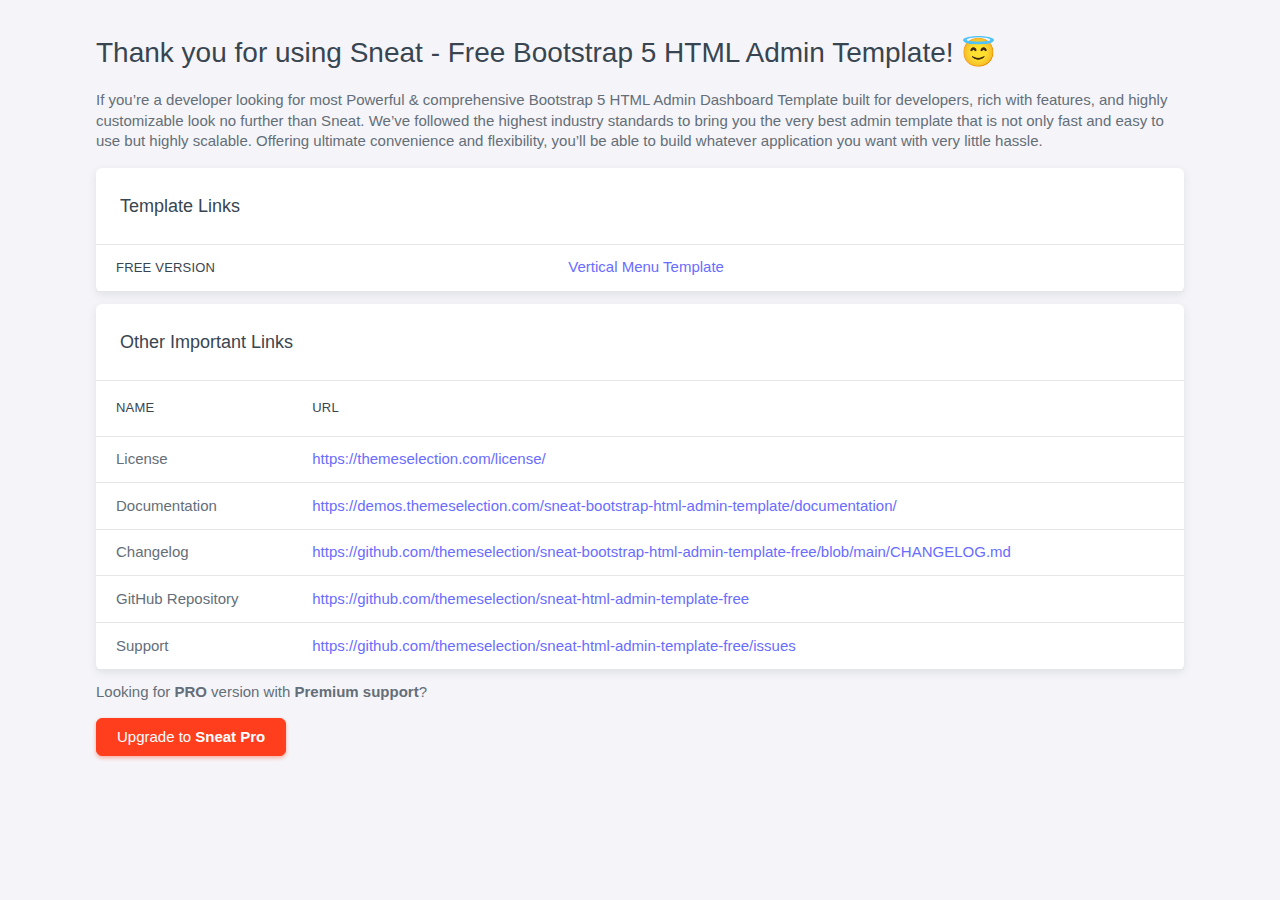
<file: landing/dashboard/index.html>
<!DOCTYPE html>

<html
  lang="en"
  class="light-style customizer-hide"
  dir="ltr"
  data-theme="theme-default"
  data-assets-path="assets/"
  data-template="vertical-menu-template-no-customizer">
  <head>
    <meta charset="utf-8" />
    <meta
      name="viewport"
      content="width=device-width, initial-scale=1.0, user-scalable=no, minimum-scale=1.0, maximum-scale=1.0" />

    <title>Sneat - Free Bootstrap 5 HTML Admin Template</title>

    <meta name="description" content="" />

    <!-- Favicon -->
    <link rel="icon" type="image/x-icon" href="assets/img/favicon/favicon.ico" />

    <!-- Fonts -->
    <link rel="preconnect" href="https://fonts.googleapis.com" />
    <link rel="preconnect" href="https://fonts.gstatic.com" crossorigin />
    <link
      href="https://fonts.googleapis.com/css2?family=Open+Sans:ital,wght@0,300;0,400;0,500;0,600;0,700;1,300;1,400;1,500;1,600;1,700&display=swap"
      rel="stylesheet" />

    <!-- Core CSS -->
    <link rel="stylesheet" href="assets/vendor/css/core.css" />
    <link rel="stylesheet" href="assets/vendor/css/theme-default.css" />
    <link rel="stylesheet" href="assets/css/demo.css" />
  </head>

  <body>
    <!-- Content -->
    <div class="container flex-grow-1 container-p-y my-2">
      <h3>Thank you for using Sneat - Free Bootstrap 5 HTML Admin Template! 😇</h3>
      <p>
        If you’re a developer looking for most Powerful & comprehensive Bootstrap 5 HTML Admin Dashboard Template built
        for developers, rich with features, and highly customizable look no further than Sneat. We’ve followed the
        highest industry standards to bring you the very best admin template that is not only fast and easy to use but
        highly scalable. Offering ultimate convenience and flexibility, you’ll be able to build whatever application you
        want with very little hassle.
      </p>

      <!-- Examples -->
      <div class="row mt-sm-4 mt-3">
        <div class="col-12 mb-3">
          <div class="card">
            <h5 class="card-header">Template Links</h5>
            <!-- Template Demo Links -->
            <table class="table">
              <tbody>
                <tr>
                  <th>Free Version</th>
                  <td><a href="html/index.html" target="_blank">Vertical Menu Template</a></td>
                </tr>
              </tbody>
            </table>
            <!--/ Template Demo Links -->
          </div>
        </div>

        <div class="col-12 mb-3">
          <div class="card">
            <h5 class="card-header">Other Important Links</h5>
            <!-- Other Links -->
            <table class="table">
              <thead>
                <tr>
                  <th scope="col">Name</th>
                  <th scope="col">URL</th>
                </tr>
              </thead>
              <tbody>
                <tr>
                  <td>License</td>
                  <td>
                    <a href="https://themeselection.com/license/" target="_blank"
                      >https://themeselection.com/license/</a
                    >
                  </td>
                </tr>

                <tr>
                  <td>Documentation</td>
                  <td>
                    <a
                      href="https://demos.themeselection.com/sneat-bootstrap-html-admin-template/documentation/"
                      target="_blank"
                      >https://demos.themeselection.com/sneat-bootstrap-html-admin-template/documentation/</a
                    >
                  </td>
                </tr>

                <tr>
                  <td>Changelog</td>
                  <td>
                    <a
                      href="https://github.com/themeselection/sneat-bootstrap-html-admin-template-free/blob/main/CHANGELOG.md"
                      target="_blank"
                      >https://github.com/themeselection/sneat-bootstrap-html-admin-template-free/blob/main/CHANGELOG.md</a
                    >
                  </td>
                </tr>

                <tr>
                  <td>GitHub Repository</td>
                  <td>
                    <a href="https://github.com/themeselection/sneat-html-admin-template-free" target="_blank"
                      >https://github.com/themeselection/sneat-html-admin-template-free</a
                    >
                  </td>
                </tr>

                <tr>
                  <td>Support</td>
                  <td>
                    <a href="https://github.com/themeselection/sneat-html-admin-template-free/issues" target="_blank"
                      >https://github.com/themeselection/sneat-html-admin-template-free/issues</a
                    >
                  </td>
                </tr>
              </tbody>
            </table>
            <!--/ Other Links -->
          </div>
        </div>

        <div class="col-12 mb-3">
          <p>Looking for <strong>PRO</strong> version with <strong>Premium support</strong>?</p>
          <div class="upgrade-to-pro">
            <a
              href="https://themeselection.com/item/sneat-bootstrap-html-admin-template/"
              target="_blank"
              class="btn btn-danger"
              >Upgrade to <strong class="ms-1">Sneat Pro</strong></a
            >
          </div>
        </div>
      </div>
    </div>
    <!-- / Content -->
  </body>
</html>
</file>
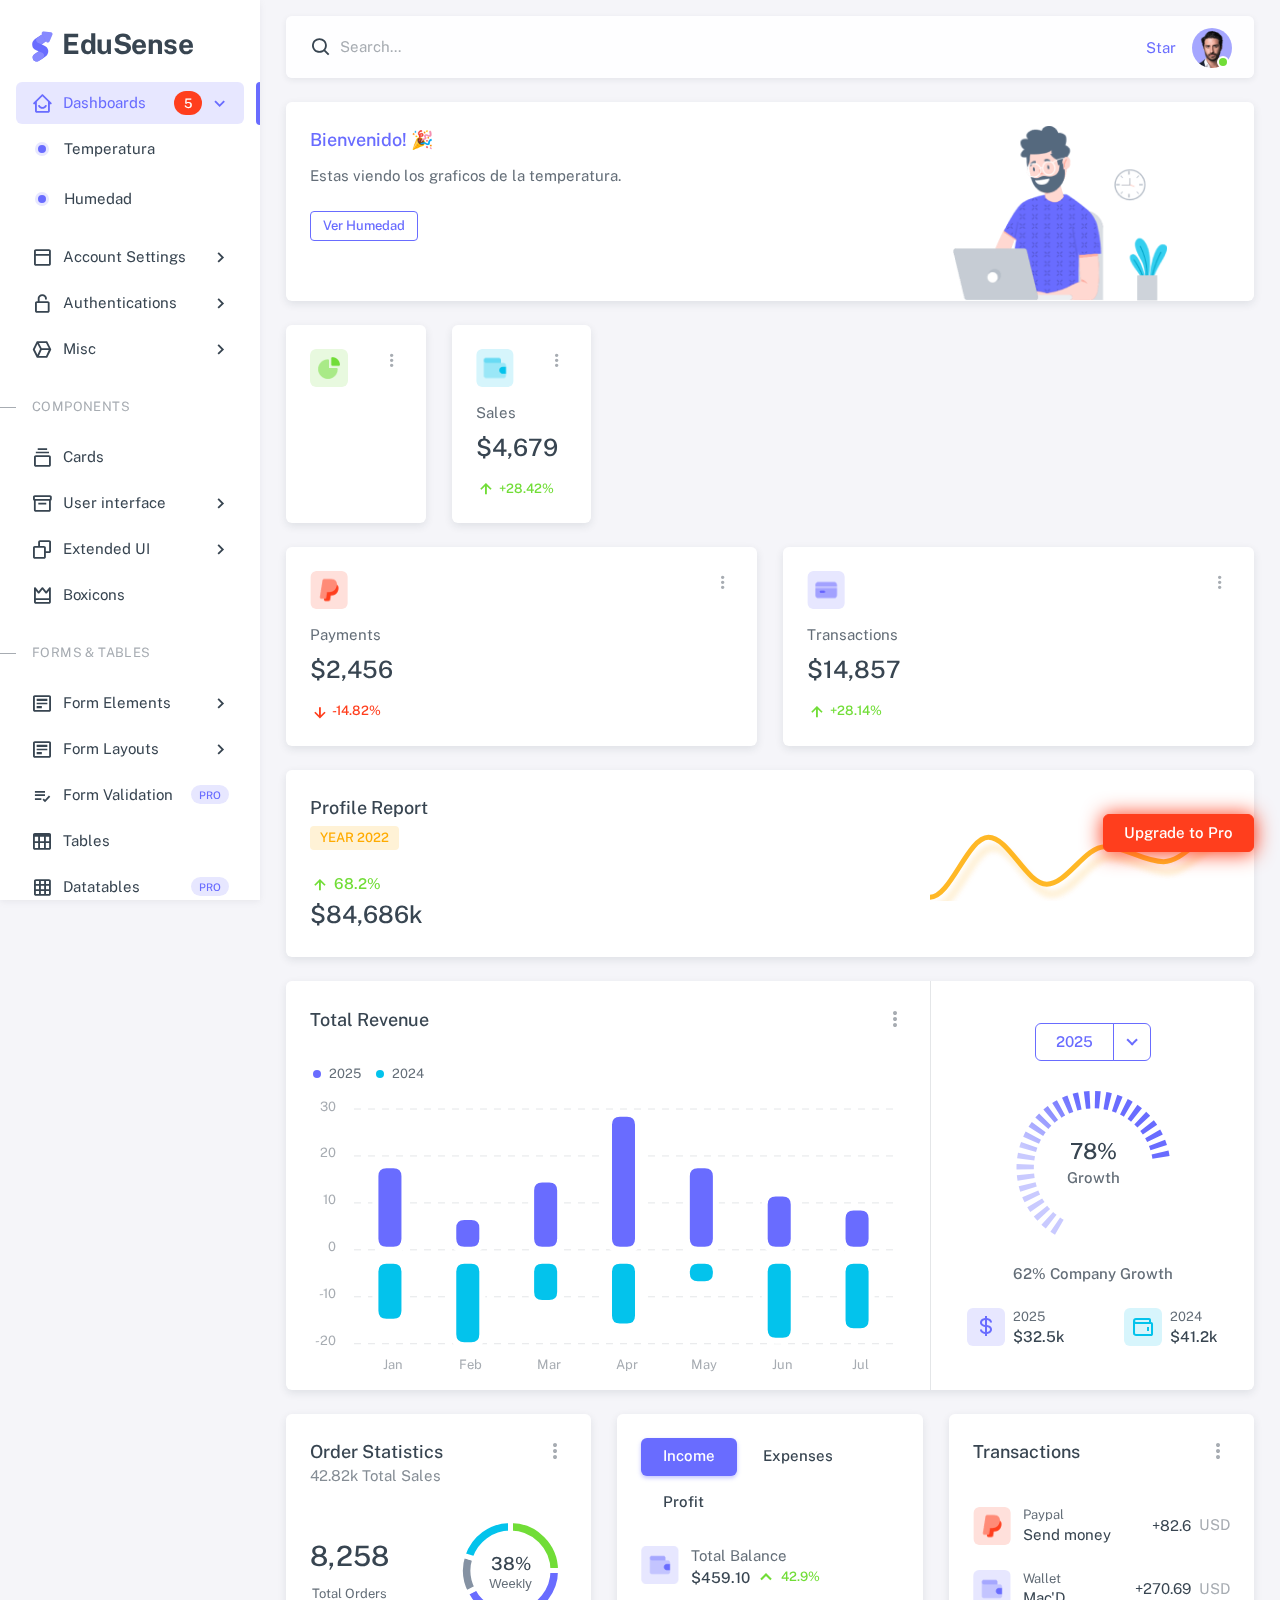
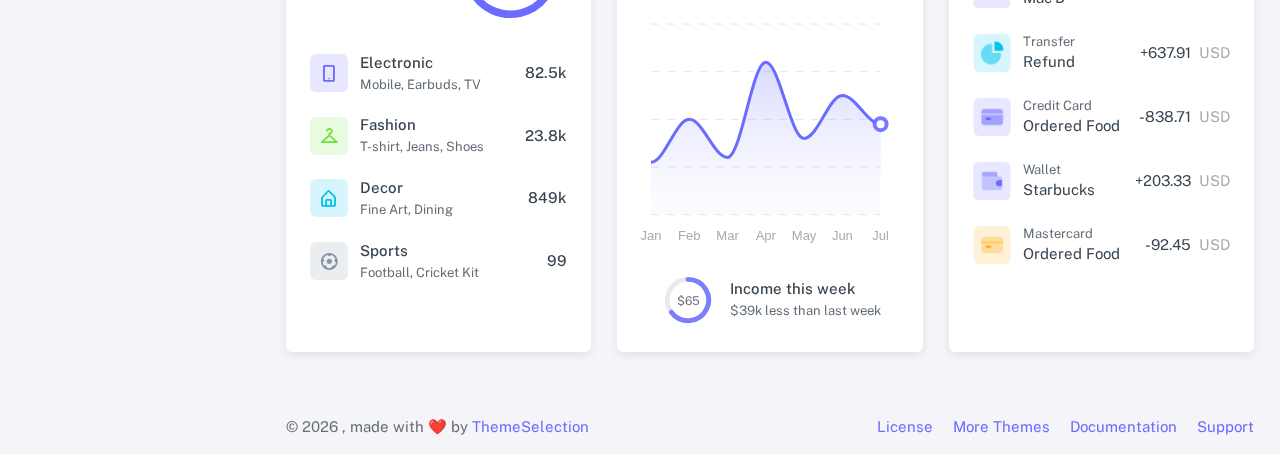
<file: landing/dashboard/html/index.html>
<!doctype html>

<html
  lang="en"
  class="light-style layout-menu-fixed layout-compact"
  dir="ltr"
  data-theme="theme-default"
  data-assets-path="../assets/"
  data-template="vertical-menu-template-free"
  data-style="light">
  <head>
    <meta charset="utf-8" />
    <meta
      name="viewport"
      content="width=device-width, initial-scale=1.0, user-scalable=no, minimum-scale=1.0, maximum-scale=1.0" />

    <title>Edusense - Dashboard</title>

    <meta name="description" content="" />

    <!-- Favicon -->
    <link rel="icon" type="image/x-icon" href="../assets/img/favicon/favicon.ico" />

    <!-- Fonts -->
    <link rel="preconnect" href="https://fonts.googleapis.com" />
    <link rel="preconnect" href="https://fonts.gstatic.com" crossorigin />
    <link
      href="https://fonts.googleapis.com/css2?family=Public+Sans:ital,wght@0,300;0,400;0,500;0,600;0,700;1,300;1,400;1,500;1,600;1,700&display=swap"
      rel="stylesheet" />

    <link rel="stylesheet" href="../assets/vendor/fonts/boxicons.css" />

    <!-- Core CSS -->
    <link rel="stylesheet" href="../assets/vendor/css/core.css" class="template-customizer-core-css" />
    <link rel="stylesheet" href="../assets/vendor/css/theme-default.css" class="template-customizer-theme-css" />
    <link rel="stylesheet" href="../assets/css/demo.css" />

    <!-- Vendors CSS -->
    <link rel="stylesheet" href="../assets/vendor/libs/perfect-scrollbar/perfect-scrollbar.css" />
    <link rel="stylesheet" href="../assets/vendor/libs/apex-charts/apex-charts.css" />

    <!-- Page CSS -->

    <!-- Helpers -->
    <script src="../assets/vendor/js/helpers.js"></script>
    <!--! Template customizer & Theme config files MUST be included after core stylesheets and helpers.js in the <head> section -->
    <!--? Config:  Mandatory theme config file contain global vars & default theme options, Set your preferred theme option in this file.  -->
    <script src="../assets/js/config.js"></script>
  </head>

  <body>
    <!-- Layout wrapper -->
    <div class="layout-wrapper layout-content-navbar">
      <div class="layout-container">
        <!-- Menu -->

        <aside id="layout-menu" class="layout-menu menu-vertical menu bg-menu-theme">
          <div class="app-brand demo">
            <a href="index.html" class="app-brand-link">
              <span class="app-brand-logo demo">
                <svg
                  width="25"
                  viewBox="0 0 25 42"
                  version="1.1"
                  xmlns="http://www.w3.org/2000/svg"
                  xmlns:xlink="http://www.w3.org/1999/xlink">
                  <defs>
                    <path
                      d="M13.7918663,0.358365126 L3.39788168,7.44174259 C0.566865006,9.69408886 -0.379795268,12.4788597 0.557900856,15.7960551 C0.68998853,16.2305145 1.09562888,17.7872135 3.12357076,19.2293357 C3.8146334,19.7207684 5.32369333,20.3834223 7.65075054,21.2172976 L7.59773219,21.2525164 L2.63468769,24.5493413 C0.445452254,26.3002124 0.0884951797,28.5083815 1.56381646,31.1738486 C2.83770406,32.8170431 5.20850219,33.2640127 7.09180128,32.5391577 C8.347334,32.0559211 11.4559176,30.0011079 16.4175519,26.3747182 C18.0338572,24.4997857 18.6973423,22.4544883 18.4080071,20.2388261 C17.963753,17.5346866 16.1776345,15.5799961 13.0496516,14.3747546 L10.9194936,13.4715819 L18.6192054,7.984237 L13.7918663,0.358365126 Z"
                      id="path-1"></path>
                    <path
                      d="M5.47320593,6.00457225 C4.05321814,8.216144 4.36334763,10.0722806 6.40359441,11.5729822 C8.61520715,12.571656 10.0999176,13.2171421 10.8577257,13.5094407 L15.5088241,14.433041 L18.6192054,7.984237 C15.5364148,3.11535317 13.9273018,0.573395879 13.7918663,0.358365126 C13.5790555,0.511491653 10.8061687,2.3935607 5.47320593,6.00457225 Z"
                      id="path-3"></path>
                    <path
                      d="M7.50063644,21.2294429 L12.3234468,23.3159332 C14.1688022,24.7579751 14.397098,26.4880487 13.008334,28.506154 C11.6195701,30.5242593 10.3099883,31.790241 9.07958868,32.3040991 C5.78142938,33.4346997 4.13234973,34 4.13234973,34 C4.13234973,34 2.75489982,33.0538207 2.37032616e-14,31.1614621 C-0.55822714,27.8186216 -0.55822714,26.0572515 -4.05231404e-15,25.8773518 C0.83734071,25.6075023 2.77988457,22.8248993 3.3049379,22.52991 C3.65497346,22.3332504 5.05353963,21.8997614 7.50063644,21.2294429 Z"
                      id="path-4"></path>
                    <path
                      d="M20.6,7.13333333 L25.6,13.8 C26.2627417,14.6836556 26.0836556,15.9372583 25.2,16.6 C24.8538077,16.8596443 24.4327404,17 24,17 L14,17 C12.8954305,17 12,16.1045695 12,15 C12,14.5672596 12.1403557,14.1461923 12.4,13.8 L17.4,7.13333333 C18.0627417,6.24967773 19.3163444,6.07059163 20.2,6.73333333 C20.3516113,6.84704183 20.4862915,6.981722 20.6,7.13333333 Z"
                      id="path-5"></path>
                  </defs>
                  <g id="g-app-brand" stroke="none" stroke-width="1" fill="none" fill-rule="evenodd">
                    <g id="Brand-Logo" transform="translate(-27.000000, -15.000000)">
                      <g id="Icon" transform="translate(27.000000, 15.000000)">
                        <g id="Mask" transform="translate(0.000000, 8.000000)">
                          <mask id="mask-2" fill="white">
                            <use xlink:href="#path-1"></use>
                          </mask>
                          <use fill="#696cff" xlink:href="#path-1"></use>
                          <g id="Path-3" mask="url(#mask-2)">
                            <use fill="#696cff" xlink:href="#path-3"></use>
                            <use fill-opacity="0.2" fill="#FFFFFF" xlink:href="#path-3"></use>
                          </g>
                          <g id="Path-4" mask="url(#mask-2)">
                            <use fill="#696cff" xlink:href="#path-4"></use>
                            <use fill-opacity="0.2" fill="#FFFFFF" xlink:href="#path-4"></use>
                          </g>
                        </g>
                        <g
                          id="Triangle"
                          transform="translate(19.000000, 11.000000) rotate(-300.000000) translate(-19.000000, -11.000000) ">
                          <use fill="#696cff" xlink:href="#path-5"></use>
                          <use fill-opacity="0.2" fill="#FFFFFF" xlink:href="#path-5"></use>
                        </g>
                      </g>
                    </g>
                  </g>
                </svg>
              </span>
              <span class="app-brand-text demo menu-text fw-bold ms-2">EduSense</span>
            </a>

            <a href="javascript:void(0);" class="layout-menu-toggle menu-link text-large ms-auto d-block d-xl-none">
              <i class="bx bx-chevron-left bx-sm d-flex align-items-center justify-content-center"></i>
            </a>
          </div>

          <div class="menu-inner-shadow"></div>

          <ul class="menu-inner py-1">
            <!-- Dashboards -->
            <li class="menu-item active open">
              <a href="javascript:void(0);" class="menu-link menu-toggle">
                <i class="menu-icon tf-icons bx bx-home-smile"></i>
                <div class="text-truncate" data-i18n="Dashboards">Dashboards</div>
                <span class="badge rounded-pill bg-danger ms-auto">5</span>
              </a>
              <ul class="menu-sub">
                <li class="menu-item active">
                  <a href="index.html" class="menu-link">
                    <div class="text-truncate" data-i18n="Analytics">Temperatura</div>
                  </a>
                </li>
                <li class="menu-item">
          </a>
           
                <li class="menu-item active">
                  <a href="index.html" class="menu-link">
                    <div class="text-truncate" data-i18n="Analytics">Humedad</div>
                  </a>
                </li>
                <li class="menu-item">
                </li>
                <li class="menu-item">
                </li>
                <li class="menu-item">
                </li>
              </ul>
            </li>

            <!-- Layouts -->
            

            <!-- Front Pages -->
           

            <!-- Apps & Pages -->
          
            <!-- Pages -->
            <li class="menu-item">
              <a href="javascript:void(0);" class="menu-link menu-toggle">
                <i class="menu-icon tf-icons bx bx-dock-top"></i>
                <div class="text-truncate" data-i18n="Account Settings">Account Settings</div>
              </a>
              <ul class="menu-sub">
                <li class="menu-item">
                  <a href="pages-account-settings-account.html" class="menu-link">
                    <div class="text-truncate" data-i18n="Account">Account</div>
                  </a>
                </li>
                <li class="menu-item">
                  <a href="pages-account-settings-notifications.html" class="menu-link">
                    <div class="text-truncate" data-i18n="Notifications">Notifications</div>
                  </a>
                </li>
                <li class="menu-item">
                  <a href="pages-account-settings-connections.html" class="menu-link">
                    <div class="text-truncate" data-i18n="Connections">Connections</div>
                  </a>
                </li>
              </ul>
            </li>
            <li class="menu-item">
              <a href="javascript:void(0);" class="menu-link menu-toggle">
                <i class="menu-icon tf-icons bx bx-lock-open-alt"></i>
                <div class="text-truncate" data-i18n="Authentications">Authentications</div>
              </a>
              <ul class="menu-sub">
                <li class="menu-item">
                  <a href="auth-login-basic.html" class="menu-link" target="_blank">
                    <div class="text-truncate" data-i18n="Basic">Login</div>
                  </a>
                </li>
                <li class="menu-item">
                  <a href="auth-register-basic.html" class="menu-link" target="_blank">
                    <div class="text-truncate" data-i18n="Basic">Register</div>
                  </a>
                </li>
                <li class="menu-item">
                  <a href="auth-forgot-password-basic.html" class="menu-link" target="_blank">
                    <div class="text-truncate" data-i18n="Basic">Forgot Password</div>
                  </a>
                </li>
              </ul>
            </li>
            <li class="menu-item">
              <a href="javascript:void(0);" class="menu-link menu-toggle">
                <i class="menu-icon tf-icons bx bx-cube-alt"></i>
                <div class="text-truncate" data-i18n="Misc">Misc</div>
              </a>
              <ul class="menu-sub">
                <li class="menu-item">
                  <a href="pages-misc-error.html" class="menu-link">
                    <div class="text-truncate" data-i18n="Error">Error</div>
                  </a>
                </li>
                <li class="menu-item">
                  <a href="pages-misc-under-maintenance.html" class="menu-link">
                    <div class="text-truncate" data-i18n="Under Maintenance">Under Maintenance</div>
                  </a>
                </li>
              </ul>
            </li>
            <!-- Components -->
            <li class="menu-header small text-uppercase"><span class="menu-header-text">Components</span></li>
            <!-- Cards -->
            <li class="menu-item">
              <a href="cards-basic.html" class="menu-link">
                <i class="menu-icon tf-icons bx bx-collection"></i>
                <div class="text-truncate" data-i18n="Basic">Cards</div>
              </a>
            </li>
            <!-- User interface -->
            <li class="menu-item">
              <a href="javascript:void(0)" class="menu-link menu-toggle">
                <i class="menu-icon tf-icons bx bx-box"></i>
                <div class="text-truncate" data-i18n="User interface">User interface</div>
              </a>
              <ul class="menu-sub">
                <li class="menu-item">
                  <a href="ui-accordion.html" class="menu-link">
                    <div class="text-truncate" data-i18n="Accordion">Accordion</div>
                  </a>
                </li>
                <li class="menu-item">
                  <a href="ui-alerts.html" class="menu-link">
                    <div class="text-truncate" data-i18n="Alerts">Alerts</div>
                  </a>
                </li>
                <li class="menu-item">
                  <a href="ui-badges.html" class="menu-link">
                    <div class="text-truncate" data-i18n="Badges">Badges</div>
                  </a>
                </li>
                <li class="menu-item">
                  <a href="ui-buttons.html" class="menu-link">
                    <div class="text-truncate" data-i18n="Buttons">Buttons</div>
                  </a>
                </li>
                <li class="menu-item">
                  <a href="ui-carousel.html" class="menu-link">
                    <div class="text-truncate" data-i18n="Carousel">Carousel</div>
                  </a>
                </li>
                <li class="menu-item">
                  <a href="ui-collapse.html" class="menu-link">
                    <div class="text-truncate" data-i18n="Collapse">Collapse</div>
                  </a>
                </li>
                <li class="menu-item">
                  <a href="ui-dropdowns.html" class="menu-link">
                    <div class="text-truncate" data-i18n="Dropdowns">Dropdowns</div>
                  </a>
                </li>
                <li class="menu-item">
                  <a href="ui-footer.html" class="menu-link">
                    <div class="text-truncate" data-i18n="Footer">Footer</div>
                  </a>
                </li>
                <li class="menu-item">
                  <a href="ui-list-groups.html" class="menu-link">
                    <div class="text-truncate" data-i18n="List Groups">List groups</div>
                  </a>
                </li>
                <li class="menu-item">
                  <a href="ui-modals.html" class="menu-link">
                    <div class="text-truncate" data-i18n="Modals">Modals</div>
                  </a>
                </li>
                <li class="menu-item">
                  <a href="ui-navbar.html" class="menu-link">
                    <div class="text-truncate" data-i18n="Navbar">Navbar</div>
                  </a>
                </li>
                <li class="menu-item">
                  <a href="ui-offcanvas.html" class="menu-link">
                    <div class="text-truncate" data-i18n="Offcanvas">Offcanvas</div>
                  </a>
                </li>
                <li class="menu-item">
                  <a href="ui-pagination-breadcrumbs.html" class="menu-link">
                    <div class="text-truncate" data-i18n="Pagination & Breadcrumbs">Pagination &amp; Breadcrumbs</div>
                  </a>
                </li>
                <li class="menu-item">
                  <a href="ui-progress.html" class="menu-link">
                    <div class="text-truncate" data-i18n="Progress">Progress</div>
                  </a>
                </li>
                <li class="menu-item">
                  <a href="ui-spinners.html" class="menu-link">
                    <div class="text-truncate" data-i18n="Spinners">Spinners</div>
                  </a>
                </li>
                <li class="menu-item">
                  <a href="ui-tabs-pills.html" class="menu-link">
                    <div class="text-truncate" data-i18n="Tabs & Pills">Tabs &amp; Pills</div>
                  </a>
                </li>
                <li class="menu-item">
                  <a href="ui-toasts.html" class="menu-link">
                    <div class="text-truncate" data-i18n="Toasts">Toasts</div>
                  </a>
                </li>
                <li class="menu-item">
                  <a href="ui-tooltips-popovers.html" class="menu-link">
                    <div class="text-truncate" data-i18n="Tooltips & Popovers">Tooltips &amp; Popovers</div>
                  </a>
                </li>
                <li class="menu-item">
                  <a href="ui-typography.html" class="menu-link">
                    <div class="text-truncate" data-i18n="Typography">Typography</div>
                  </a>
                </li>
              </ul>
            </li>

            <!-- Extended components -->
            <li class="menu-item">
              <a href="javascript:void(0)" class="menu-link menu-toggle">
                <i class="menu-icon tf-icons bx bx-copy"></i>
                <div class="text-truncate" data-i18n="Extended UI">Extended UI</div>
              </a>
              <ul class="menu-sub">
                <li class="menu-item">
                  <a href="extended-ui-perfect-scrollbar.html" class="menu-link">
                    <div class="text-truncate" data-i18n="Perfect Scrollbar">Perfect Scrollbar</div>
                  </a>
                </li>
                <li class="menu-item">
                  <a href="extended-ui-text-divider.html" class="menu-link">
                    <div class="text-truncate" data-i18n="Text Divider">Text Divider</div>
                  </a>
                </li>
              </ul>
            </li>

            <li class="menu-item">
              <a href="icons-boxicons.html" class="menu-link">
                <i class="menu-icon tf-icons bx bx-crown"></i>
                <div class="text-truncate" data-i18n="Boxicons">Boxicons</div>
              </a>
            </li>

            <!-- Forms & Tables -->
            <li class="menu-header small text-uppercase"><span class="menu-header-text">Forms &amp; Tables</span></li>
            <!-- Forms -->
            <li class="menu-item">
              <a href="javascript:void(0);" class="menu-link menu-toggle">
                <i class="menu-icon tf-icons bx bx-detail"></i>
                <div class="text-truncate" data-i18n="Form Elements">Form Elements</div>
              </a>
              <ul class="menu-sub">
                <li class="menu-item">
                  <a href="forms-basic-inputs.html" class="menu-link">
                    <div class="text-truncate" data-i18n="Basic Inputs">Basic Inputs</div>
                  </a>
                </li>
                <li class="menu-item">
                  <a href="forms-input-groups.html" class="menu-link">
                    <div class="text-truncate" data-i18n="Input groups">Input groups</div>
                  </a>
                </li>
              </ul>
            </li>
            <li class="menu-item">
              <a href="javascript:void(0);" class="menu-link menu-toggle">
                <i class="menu-icon tf-icons bx bx-detail"></i>
                <div class="text-truncate" data-i18n="Form Layouts">Form Layouts</div>
              </a>
              <ul class="menu-sub">
                <li class="menu-item">
                  <a href="form-layouts-vertical.html" class="menu-link">
                    <div class="text-truncate" data-i18n="Vertical Form">Vertical Form</div>
                  </a>
                </li>
                <li class="menu-item">
                  <a href="form-layouts-horizontal.html" class="menu-link">
                    <div class="text-truncate" data-i18n="Horizontal Form">Horizontal Form</div>
                  </a>
                </li>
              </ul>
            </li>
            <!-- Form Validation -->
            <li class="menu-item">
              <a
                href="https://demos.themeselection.com/sneat-bootstrap-html-admin-template/html/vertical-menu-template/form-validation.html"
                target="_blank"
                class="menu-link">
                <i class="menu-icon tf-icons bx bx-list-check"></i>
                <div class="text-truncate" data-i18n="Form Validation">Form Validation</div>
                <div class="badge rounded-pill bg-label-primary text-uppercase fs-tiny ms-auto">Pro</div>
              </a>
            </li>
            <!-- Tables -->
            <li class="menu-item">
              <a href="tables-basic.html" class="menu-link">
                <i class="menu-icon tf-icons bx bx-table"></i>
                <div class="text-truncate" data-i18n="Tables">Tables</div>
              </a>
            </li>
            <!-- Data Tables -->
            <li class="menu-item">
              <a
                href="https://demos.themeselection.com/sneat-bootstrap-html-admin-template/html/vertical-menu-template/tables-datatables-basic.html"
                target="_blank"
                class="menu-link">
                <i class="menu-icon tf-icons bx bx-grid"></i>
                <div class="text-truncate" data-i18n="Datatables">Datatables</div>
                <div class="badge rounded-pill bg-label-primary text-uppercase fs-tiny ms-auto">Pro</div>
              </a>
            </li>
            <!-- Misc -->
            <li class="menu-header small text-uppercase"><span class="menu-header-text">Misc</span></li>
            <li class="menu-item">
              <a
                href="https://github.com/themeselection/sneat-html-admin-template-free/issues"
                target="_blank"
                class="menu-link">
                <i class="menu-icon tf-icons bx bx-support"></i>
                <div class="text-truncate" data-i18n="Support">Support</div>
              </a>
            </li>
            <li class="menu-item">
              <a
                href="https://demos.themeselection.com/sneat-bootstrap-html-admin-template/documentation/"
                target="_blank"
                class="menu-link">
                <i class="menu-icon tf-icons bx bx-file"></i>
                <div class="text-truncate" data-i18n="Documentation">Documentation</div>
              </a>
            </li>
          </ul>
        </aside>
        <!-- / Menu -->

        <!-- Layout container -->
        <div class="layout-page">
          <!-- Navbar -->

          <nav
            class="layout-navbar container-xxl navbar navbar-expand-xl navbar-detached align-items-center bg-navbar-theme"
            id="layout-navbar">
            <div class="layout-menu-toggle navbar-nav align-items-xl-center me-4 me-xl-0 d-xl-none">
              <a class="nav-item nav-link px-0 me-xl-6" href="javascript:void(0)">
                <i class="bx bx-menu bx-md"></i>
              </a>
            </div>

            <div class="navbar-nav-right d-flex align-items-center" id="navbar-collapse">
              <!-- Search -->
              <div class="navbar-nav align-items-center">
                <div class="nav-item d-flex align-items-center">
                  <i class="bx bx-search bx-md"></i>
                  <input
                    type="text"
                    class="form-control border-0 shadow-none ps-1 ps-sm-2"
                    placeholder="Search..."
                    aria-label="Search..." />
                </div>
              </div>
              <!-- /Search -->

              <ul class="navbar-nav flex-row align-items-center ms-auto">
                <!-- Place this tag where you want the button to render. -->
                <li class="nav-item lh-1 me-4">
                  <a
                    class="github-button"
                    href="https://github.com/themeselection/sneat-html-admin-template-free"
                    data-icon="octicon-star"
                    data-size="large"
                    data-show-count="true"
                    aria-label="Star themeselection/sneat-html-admin-template-free on GitHub"
                    >Star</a
                  >
                </li>

                <!-- User -->
                <li class="nav-item navbar-dropdown dropdown-user dropdown">
                  <a
                    class="nav-link dropdown-toggle hide-arrow p-0"
                    href="javascript:void(0);"
                    data-bs-toggle="dropdown">
                    <div class="avatar avatar-online">
                      <img src="../assets/img/avatars/1.png" alt class="w-px-40 h-auto rounded-circle" />
                    </div>
                  </a>
                  <ul class="dropdown-menu dropdown-menu-end">
                    <li>
                      <a class="dropdown-item" href="#">
                        <div class="d-flex">
                          <div class="flex-shrink-0 me-3">
                            <div class="avatar avatar-online">
                              <img src="../assets/img/avatars/1.png" alt class="w-px-40 h-auto rounded-circle" />
                            </div>
                          </div>
                          <div class="flex-grow-1">
                            <h6 class="mb-0">John Doe</h6>
                            <small class="text-muted">Admin</small>
                          </div>
                        </div>
                      </a>
                    </li>
                    <li>
                      <div class="dropdown-divider my-1"></div>
                    </li>
                    <li>
                      <a class="dropdown-item" href="#">
                        <i class="bx bx-user bx-md me-3"></i><span>My Profile</span>
                      </a>
                    </li>
                    <li>
                      <a class="dropdown-item" href="#"> <i class="bx bx-cog bx-md me-3"></i><span>Settings</span> </a>
                    </li>
                    <li>
                      <a class="dropdown-item" href="#">
                        <span class="d-flex align-items-center align-middle">
                          <i class="flex-shrink-0 bx bx-credit-card bx-md me-3"></i
                          ><span class="flex-grow-1 align-middle">Billing Plan</span>
                          <span class="flex-shrink-0 badge rounded-pill bg-danger">4</span>
                        </span>
                      </a>
                    </li>
                    <li>
                      <div class="dropdown-divider my-1"></div>
                    </li>
                    <li>
                      <a class="dropdown-item" href="javascript:void(0);">
                        <i class="bx bx-power-off bx-md me-3"></i><span>Log Out</span>
                      </a>
                    </li>
                  </ul>
                </li>
                <!--/ User -->
              </ul>
            </div>
          </nav>

          <!-- / Navbar -->

          <!-- Content wrapper -->
          <div class="content-wrapper">
            <!-- Content -->

            <div class="container-xxl flex-grow-1 container-p-y">
              <div class="row">
                <div class="col-xxl-8 mb-6 order-0">
                  <div class="card">
                    <div class="d-flex align-items-start row">
                      <div class="col-sm-7">
                        <div class="card-body">
                          <h5 class="card-title text-primary mb-3">
						  Bienvenido! 🎉
						  </h5>
                          <p class="mb-6">
                            Estas viendo los graficos de la temperatura.<br />
                          </p>

                          <a href="javascript:;" class="btn btn-sm btn-outline-primary">Ver Humedad</a>
                        </div>
                      </div>
                      <div class="col-sm-5 text-center text-sm-left">
                        <div class="card-body pb-0 px-0 px-md-6">
                          <img
                            src="../assets/img/illustrations/man-with-laptop.png"
                            height="175"
                            class="scaleX-n1-rtl"
                            alt="View Badge User" />
                        </div>
                      </div>
                    </div>
                  </div>
                </div>
                <div class="col-lg-4 col-md-4 order-1">
                  <div class="row">
                    <div class="col-lg-6 col-md-12 col-6 mb-6">
                      <div class="card h-100">
                        <div class="card-body">
                          <div class="card-title d-flex align-items-start justify-content-between mb-4">
                            <div class="avatar flex-shrink-0">
                              <img
                                src="../assets/img/icons/unicons/chart-success.png"
                                alt="chart success"
                                class="rounded" />
                            </div>
                            <div class="dropdown">
                              <button
                                class="btn p-0"
                                type="button"
                                id="cardOpt3"
                                data-bs-toggle="dropdown"
                                aria-haspopup="true"
                                aria-expanded="false">
                                <i class="bx bx-dots-vertical-rounded text-muted"></i>
                              </button>
                              <div class="dropdown-menu dropdown-menu-end" aria-labelledby="cardOpt3">
                                <a class="dropdown-item" href="javascript:void(0);">View More</a>
                                <a class="dropdown-item" href="javascript:void(0);">Delete</a>
                              </div>
                            </div>
                          </div>
                     
                        </div>
                      </div>
                    </div>
                    <div class="col-lg-6 col-md-12 col-6 mb-6">
                      <div class="card h-100">
                        <div class="card-body">
                          <div class="card-title d-flex align-items-start justify-content-between mb-4">
                            <div class="avatar flex-shrink-0">
                              <img
                                src="../assets/img/icons/unicons/wallet-info.png"
                                alt="wallet info"
                                class="rounded" />
                            </div>
                            <div class="dropdown">
                              <button
                                class="btn p-0"
                                type="button"
                                id="cardOpt6"
                                data-bs-toggle="dropdown"
                                aria-haspopup="true"
                                aria-expanded="false">
                                <i class="bx bx-dots-vertical-rounded text-muted"></i>
                              </button>
                              <div class="dropdown-menu dropdown-menu-end" aria-labelledby="cardOpt6">
                                <a class="dropdown-item" href="javascript:void(0);">View More</a>
                                <a class="dropdown-item" href="javascript:void(0);">Delete</a>
                              </div>
                            </div>
                          </div>
                          <p class="mb-1">Sales</p>
                          <h4 class="card-title mb-3">$4,679</h4>
                          <small class="text-success fw-medium"><i class="bx bx-up-arrow-alt"></i> +28.42%</small>
                        </div>
                      </div>
                    </div>
                  </div>
                </div>
                <!-- Total Revenue -->
                <div class="col-12 col-xxl-8 order-2 order-md-3 order-xxl-2 mb-6">
                  <div class="card">
                    <div class="row row-bordered g-0">
                      <div class="col-lg-8">
                        <div class="card-header d-flex align-items-center justify-content-between">
                          <div class="card-title mb-0">
                            <h5 class="m-0 me-2">Total Revenue</h5>
                          </div>
                          <div class="dropdown">
                            <button
                              class="btn p-0"
                              type="button"
                              id="totalRevenue"
                              data-bs-toggle="dropdown"
                              aria-haspopup="true"
                              aria-expanded="false">
                              <i class="bx bx-dots-vertical-rounded bx-lg text-muted"></i>
                            </button>
                            <div class="dropdown-menu dropdown-menu-end" aria-labelledby="totalRevenue">
                              <a class="dropdown-item" href="javascript:void(0);">Select All</a>
                              <a class="dropdown-item" href="javascript:void(0);">Refresh</a>
                              <a class="dropdown-item" href="javascript:void(0);">Share</a>
                            </div>
                          </div>
                        </div>
                        <div id="totalRevenueChart" class="px-3"></div>
                      </div>
                      <div class="col-lg-4 d-flex align-items-center">
                        <div class="card-body px-xl-9">
                          <div class="text-center mb-6">
                            <div class="btn-group">
                              <button type="button" class="btn btn-outline-primary">
                                <script>
                                  document.write(new Date().getFullYear() - 1);
                                </script>
                              </button>
                              <button
                                type="button"
                                class="btn btn-outline-primary dropdown-toggle dropdown-toggle-split"
                                data-bs-toggle="dropdown"
                                aria-expanded="false">
                                <span class="visually-hidden">Toggle Dropdown</span>
                              </button>
                              <ul class="dropdown-menu">
                                <li><a class="dropdown-item" href="javascript:void(0);">2021</a></li>
                                <li><a class="dropdown-item" href="javascript:void(0);">2020</a></li>
                                <li><a class="dropdown-item" href="javascript:void(0);">2019</a></li>
                              </ul>
                            </div>
                          </div>

                          <div id="growthChart"></div>
                          <div class="text-center fw-medium my-6">62% Company Growth</div>

                          <div class="d-flex gap-3 justify-content-between">
                            <div class="d-flex">
                              <div class="avatar me-2">
                                <span class="avatar-initial rounded-2 bg-label-primary"
                                  ><i class="bx bx-dollar bx-lg text-primary"></i
                                ></span>
                              </div>
                              <div class="d-flex flex-column">
                                <small>
                                  <script>
                                    document.write(new Date().getFullYear() - 1);
                                  </script>
                                </small>
                                <h6 class="mb-0">$32.5k</h6>
                              </div>
                            </div>
                            <div class="d-flex">
                              <div class="avatar me-2">
                                <span class="avatar-initial rounded-2 bg-label-info"
                                  ><i class="bx bx-wallet bx-lg text-info"></i
                                ></span>
                              </div>
                              <div class="d-flex flex-column">
                                <small>
                                  <script>
                                    document.write(new Date().getFullYear() - 2);
                                  </script>
                                </small>
                                <h6 class="mb-0">$41.2k</h6>
                              </div>
                            </div>
                          </div>
                        </div>
                      </div>
                    </div>
                  </div>
                </div>
                <!--/ Total Revenue -->
                <div class="col-12 col-md-8 col-lg-12 col-xxl-4 order-3 order-md-2">
                  <div class="row">
                    <div class="col-6 mb-6">
                      <div class="card h-100">
                        <div class="card-body">
                          <div class="card-title d-flex align-items-start justify-content-between mb-4">
                            <div class="avatar flex-shrink-0">
                              <img src="../assets/img/icons/unicons/paypal.png" alt="paypal" class="rounded" />
                            </div>
                            <div class="dropdown">
                              <button
                                class="btn p-0"
                                type="button"
                                id="cardOpt4"
                                data-bs-toggle="dropdown"
                                aria-haspopup="true"
                                aria-expanded="false">
                                <i class="bx bx-dots-vertical-rounded text-muted"></i>
                              </button>
                              <div class="dropdown-menu dropdown-menu-end" aria-labelledby="cardOpt4">
                                <a class="dropdown-item" href="javascript:void(0);">View More</a>
                                <a class="dropdown-item" href="javascript:void(0);">Delete</a>
                              </div>
                            </div>
                          </div>
                          <p class="mb-1">Payments</p>
                          <h4 class="card-title mb-3">$2,456</h4>
                          <small class="text-danger fw-medium"><i class="bx bx-down-arrow-alt"></i> -14.82%</small>
                        </div>
                      </div>
                    </div>
                    <div class="col-6 mb-6">
                      <div class="card h-100">
                        <div class="card-body">
                          <div class="card-title d-flex align-items-start justify-content-between mb-4">
                            <div class="avatar flex-shrink-0">
                              <img src="../assets/img/icons/unicons/cc-primary.png" alt="Credit Card" class="rounded" />
                            </div>
                            <div class="dropdown">
                              <button
                                class="btn p-0"
                                type="button"
                                id="cardOpt1"
                                data-bs-toggle="dropdown"
                                aria-haspopup="true"
                                aria-expanded="false">
                                <i class="bx bx-dots-vertical-rounded text-muted"></i>
                              </button>
                              <div class="dropdown-menu" aria-labelledby="cardOpt1">
                                <a class="dropdown-item" href="javascript:void(0);">View More</a>
                                <a class="dropdown-item" href="javascript:void(0);">Delete</a>
                              </div>
                            </div>
                          </div>
                          <p class="mb-1">Transactions</p>
                          <h4 class="card-title mb-3">$14,857</h4>
                          <small class="text-success fw-medium"><i class="bx bx-up-arrow-alt"></i> +28.14%</small>
                        </div>
                      </div>
                    </div>
                    <div class="col-12 mb-6">
                      <div class="card">
                        <div class="card-body">
                          <div class="d-flex justify-content-between align-items-center flex-sm-row flex-column gap-10">
                            <div class="d-flex flex-sm-column flex-row align-items-start justify-content-between">
                              <div class="card-title mb-6">
                                <h5 class="text-nowrap mb-1">Profile Report</h5>
                                <span class="badge bg-label-warning">YEAR 2022</span>
                              </div>
                              <div class="mt-sm-auto">
                                <span class="text-success text-nowrap fw-medium"
                                  ><i class="bx bx-up-arrow-alt"></i> 68.2%</span
                                >
                                <h4 class="mb-0">$84,686k</h4>
                              </div>
                            </div>
                            <div id="profileReportChart"></div>
                          </div>
                        </div>
                      </div>
                    </div>
                  </div>
                </div>
              </div>
              <div class="row">
                <!-- Order Statistics -->
                <div class="col-md-6 col-lg-4 col-xl-4 order-0 mb-6">
                  <div class="card h-100">
                    <div class="card-header d-flex justify-content-between">
                      <div class="card-title mb-0">
                        <h5 class="mb-1 me-2">Order Statistics</h5>
                        <p class="card-subtitle">42.82k Total Sales</p>
                      </div>
                      <div class="dropdown">
                        <button
                          class="btn text-muted p-0"
                          type="button"
                          id="orederStatistics"
                          data-bs-toggle="dropdown"
                          aria-haspopup="true"
                          aria-expanded="false">
                          <i class="bx bx-dots-vertical-rounded bx-lg"></i>
                        </button>
                        <div class="dropdown-menu dropdown-menu-end" aria-labelledby="orederStatistics">
                          <a class="dropdown-item" href="javascript:void(0);">Select All</a>
                          <a class="dropdown-item" href="javascript:void(0);">Refresh</a>
                          <a class="dropdown-item" href="javascript:void(0);">Share</a>
                        </div>
                      </div>
                    </div>
                    <div class="card-body">
                      <div class="d-flex justify-content-between align-items-center mb-6">
                        <div class="d-flex flex-column align-items-center gap-1">
                          <h3 class="mb-1">8,258</h3>
                          <small>Total Orders</small>
                        </div>
                        <div id="orderStatisticsChart"></div>
                      </div>
                      <ul class="p-0 m-0">
                        <li class="d-flex align-items-center mb-5">
                          <div class="avatar flex-shrink-0 me-3">
                            <span class="avatar-initial rounded bg-label-primary"
                              ><i class="bx bx-mobile-alt"></i
                            ></span>
                          </div>
                          <div class="d-flex w-100 flex-wrap align-items-center justify-content-between gap-2">
                            <div class="me-2">
                              <h6 class="mb-0">Electronic</h6>
                              <small>Mobile, Earbuds, TV</small>
                            </div>
                            <div class="user-progress">
                              <h6 class="mb-0">82.5k</h6>
                            </div>
                          </div>
                        </li>
                        <li class="d-flex align-items-center mb-5">
                          <div class="avatar flex-shrink-0 me-3">
                            <span class="avatar-initial rounded bg-label-success"><i class="bx bx-closet"></i></span>
                          </div>
                          <div class="d-flex w-100 flex-wrap align-items-center justify-content-between gap-2">
                            <div class="me-2">
                              <h6 class="mb-0">Fashion</h6>
                              <small>T-shirt, Jeans, Shoes</small>
                            </div>
                            <div class="user-progress">
                              <h6 class="mb-0">23.8k</h6>
                            </div>
                          </div>
                        </li>
                        <li class="d-flex align-items-center mb-5">
                          <div class="avatar flex-shrink-0 me-3">
                            <span class="avatar-initial rounded bg-label-info"><i class="bx bx-home-alt"></i></span>
                          </div>
                          <div class="d-flex w-100 flex-wrap align-items-center justify-content-between gap-2">
                            <div class="me-2">
                              <h6 class="mb-0">Decor</h6>
                              <small>Fine Art, Dining</small>
                            </div>
                            <div class="user-progress">
                              <h6 class="mb-0">849k</h6>
                            </div>
                          </div>
                        </li>
                        <li class="d-flex align-items-center">
                          <div class="avatar flex-shrink-0 me-3">
                            <span class="avatar-initial rounded bg-label-secondary"
                              ><i class="bx bx-football"></i
                            ></span>
                          </div>
                          <div class="d-flex w-100 flex-wrap align-items-center justify-content-between gap-2">
                            <div class="me-2">
                              <h6 class="mb-0">Sports</h6>
                              <small>Football, Cricket Kit</small>
                            </div>
                            <div class="user-progress">
                              <h6 class="mb-0">99</h6>
                            </div>
                          </div>
                        </li>
                      </ul>
                    </div>
                  </div>
                </div>
                <!--/ Order Statistics -->

                <!-- Expense Overview -->
                <div class="col-md-6 col-lg-4 order-1 mb-6">
                  <div class="card h-100">
                    <div class="card-header nav-align-top">
                      <ul class="nav nav-pills" role="tablist">
                        <li class="nav-item">
                          <button
                            type="button"
                            class="nav-link active"
                            role="tab"
                            data-bs-toggle="tab"
                            data-bs-target="#navs-tabs-line-card-income"
                            aria-controls="navs-tabs-line-card-income"
                            aria-selected="true">
                            Income
                          </button>
                        </li>
                        <li class="nav-item">
                          <button type="button" class="nav-link" role="tab">Expenses</button>
                        </li>
                        <li class="nav-item">
                          <button type="button" class="nav-link" role="tab">Profit</button>
                        </li>
                      </ul>
                    </div>
                    <div class="card-body">
                      <div class="tab-content p-0">
                        <div class="tab-pane fade show active" id="navs-tabs-line-card-income" role="tabpanel">
                          <div class="d-flex mb-6">
                            <div class="avatar flex-shrink-0 me-3">
                              <img src="../assets/img/icons/unicons/wallet.png" alt="User" />
                            </div>
                            <div>
                              <p class="mb-0">Total Balance</p>
                              <div class="d-flex align-items-center">
                                <h6 class="mb-0 me-1">$459.10</h6>
                                <small class="text-success fw-medium">
                                  <i class="bx bx-chevron-up bx-lg"></i>
                                  42.9%
                                </small>
                              </div>
                            </div>
                          </div>
                          <div id="incomeChart"></div>
                          <div class="d-flex align-items-center justify-content-center mt-6 gap-3">
                            <div class="flex-shrink-0">
                              <div id="expensesOfWeek"></div>
                            </div>
                            <div>
                              <h6 class="mb-0">Income this week</h6>
                              <small>$39k less than last week</small>
                            </div>
                          </div>
                        </div>
                      </div>
                    </div>
                  </div>
                </div>
                <!--/ Expense Overview -->

                <!-- Transactions -->
                <div class="col-md-6 col-lg-4 order-2 mb-6">
                  <div class="card h-100">
                    <div class="card-header d-flex align-items-center justify-content-between">
                      <h5 class="card-title m-0 me-2">Transactions</h5>
                      <div class="dropdown">
                        <button
                          class="btn text-muted p-0"
                          type="button"
                          id="transactionID"
                          data-bs-toggle="dropdown"
                          aria-haspopup="true"
                          aria-expanded="false">
                          <i class="bx bx-dots-vertical-rounded bx-lg"></i>
                        </button>
                        <div class="dropdown-menu dropdown-menu-end" aria-labelledby="transactionID">
                          <a class="dropdown-item" href="javascript:void(0);">Last 28 Days</a>
                          <a class="dropdown-item" href="javascript:void(0);">Last Month</a>
                          <a class="dropdown-item" href="javascript:void(0);">Last Year</a>
                        </div>
                      </div>
                    </div>
                    <div class="card-body pt-4">
                      <ul class="p-0 m-0">
                        <li class="d-flex align-items-center mb-6">
                          <div class="avatar flex-shrink-0 me-3">
                            <img src="../assets/img/icons/unicons/paypal.png" alt="User" class="rounded" />
                          </div>
                          <div class="d-flex w-100 flex-wrap align-items-center justify-content-between gap-2">
                            <div class="me-2">
                              <small class="d-block">Paypal</small>
                              <h6 class="fw-normal mb-0">Send money</h6>
                            </div>
                            <div class="user-progress d-flex align-items-center gap-2">
                              <h6 class="fw-normal mb-0">+82.6</h6>
                              <span class="text-muted">USD</span>
                            </div>
                          </div>
                        </li>
                        <li class="d-flex align-items-center mb-6">
                          <div class="avatar flex-shrink-0 me-3">
                            <img src="../assets/img/icons/unicons/wallet.png" alt="User" class="rounded" />
                          </div>
                          <div class="d-flex w-100 flex-wrap align-items-center justify-content-between gap-2">
                            <div class="me-2">
                              <small class="d-block">Wallet</small>
                              <h6 class="fw-normal mb-0">Mac'D</h6>
                            </div>
                            <div class="user-progress d-flex align-items-center gap-2">
                              <h6 class="fw-normal mb-0">+270.69</h6>
                              <span class="text-muted">USD</span>
                            </div>
                          </div>
                        </li>
                        <li class="d-flex align-items-center mb-6">
                          <div class="avatar flex-shrink-0 me-3">
                            <img src="../assets/img/icons/unicons/chart.png" alt="User" class="rounded" />
                          </div>
                          <div class="d-flex w-100 flex-wrap align-items-center justify-content-between gap-2">
                            <div class="me-2">
                              <small class="d-block">Transfer</small>
                              <h6 class="fw-normal mb-0">Refund</h6>
                            </div>
                            <div class="user-progress d-flex align-items-center gap-2">
                              <h6 class="fw-normal mb-0">+637.91</h6>
                              <span class="text-muted">USD</span>
                            </div>
                          </div>
                        </li>
                        <li class="d-flex align-items-center mb-6">
                          <div class="avatar flex-shrink-0 me-3">
                            <img src="../assets/img/icons/unicons/cc-primary.png" alt="User" class="rounded" />
                          </div>
                          <div class="d-flex w-100 flex-wrap align-items-center justify-content-between gap-2">
                            <div class="me-2">
                              <small class="d-block">Credit Card</small>
                              <h6 class="fw-normal mb-0">Ordered Food</h6>
                            </div>
                            <div class="user-progress d-flex align-items-center gap-2">
                              <h6 class="fw-normal mb-0">-838.71</h6>
                              <span class="text-muted">USD</span>
                            </div>
                          </div>
                        </li>
                        <li class="d-flex align-items-center mb-6">
                          <div class="avatar flex-shrink-0 me-3">
                            <img src="../assets/img/icons/unicons/wallet.png" alt="User" class="rounded" />
                          </div>
                          <div class="d-flex w-100 flex-wrap align-items-center justify-content-between gap-2">
                            <div class="me-2">
                              <small class="d-block">Wallet</small>
                              <h6 class="fw-normal mb-0">Starbucks</h6>
                            </div>
                            <div class="user-progress d-flex align-items-center gap-2">
                              <h6 class="fw-normal mb-0">+203.33</h6>
                              <span class="text-muted">USD</span>
                            </div>
                          </div>
                        </li>
                        <li class="d-flex align-items-center">
                          <div class="avatar flex-shrink-0 me-3">
                            <img src="../assets/img/icons/unicons/cc-warning.png" alt="User" class="rounded" />
                          </div>
                          <div class="d-flex w-100 flex-wrap align-items-center justify-content-between gap-2">
                            <div class="me-2">
                              <small class="d-block">Mastercard</small>
                              <h6 class="fw-normal mb-0">Ordered Food</h6>
                            </div>
                            <div class="user-progress d-flex align-items-center gap-2">
                              <h6 class="fw-normal mb-0">-92.45</h6>
                              <span class="text-muted">USD</span>
                            </div>
                          </div>
                        </li>
                      </ul>
                    </div>
                  </div>
                </div>
                <!--/ Transactions -->
              </div>
            </div>
            <!-- / Content -->

            <!-- Footer -->
            <footer class="content-footer footer bg-footer-theme">
              <div class="container-xxl">
                <div
                  class="footer-container d-flex align-items-center justify-content-between py-4 flex-md-row flex-column">
                  <div class="text-body">
                    ©
                    <script>
                      document.write(new Date().getFullYear());
                    </script>
                    , made with ❤️ by
                    <a href="https://themeselection.com" target="_blank" class="footer-link">ThemeSelection</a>
                  </div>
                  <div class="d-none d-lg-inline-block">
                    <a href="https://themeselection.com/license/" class="footer-link me-4" target="_blank">License</a>
                    <a href="https://themeselection.com/" target="_blank" class="footer-link me-4">More Themes</a>

                    <a
                      href="https://demos.themeselection.com/sneat-bootstrap-html-admin-template/documentation/"
                      target="_blank"
                      class="footer-link me-4"
                      >Documentation</a
                    >

                    <a
                      href="https://github.com/themeselection/sneat-html-admin-template-free/issues"
                      target="_blank"
                      class="footer-link"
                      >Support</a
                    >
                  </div>
                </div>
              </div>
            </footer>
            <!-- / Footer -->

            <div class="content-backdrop fade"></div>
          </div>
          <!-- Content wrapper -->
        </div>
        <!-- / Layout page -->
      </div>

      <!-- Overlay -->
      <div class="layout-overlay layout-menu-toggle"></div>
    </div>
    <!-- / Layout wrapper -->

    <div class="buy-now">
      <a
        href="https://themeselection.com/item/sneat-dashboard-pro-bootstrap/"
        target="_blank"
        class="btn btn-danger btn-buy-now"
        >Upgrade to Pro</a
      >
    </div>

    <!-- Core JS -->
    <!-- build:js assets/vendor/js/core.js -->

    <script src="../assets/vendor/libs/jquery/jquery.js"></script>
    <script src="../assets/vendor/libs/popper/popper.js"></script>
    <script src="../assets/vendor/js/bootstrap.js"></script>
    <script src="../assets/vendor/libs/perfect-scrollbar/perfect-scrollbar.js"></script>
    <script src="../assets/vendor/js/menu.js"></script>

    <!-- endbuild -->

    <!-- Vendors JS -->
    <script src="../assets/vendor/libs/apex-charts/apexcharts.js"></script>

    <!-- Main JS -->
    <script src="../assets/js/main.js"></script>

    <!-- Page JS -->
    <script src="../assets/js/dashboards-analytics.js"></script>

    <!-- Place this tag before closing body tag for github widget button. -->
    <script async defer src="https://buttons.github.io/buttons.js"></script>
  </body>
</html>
</file>
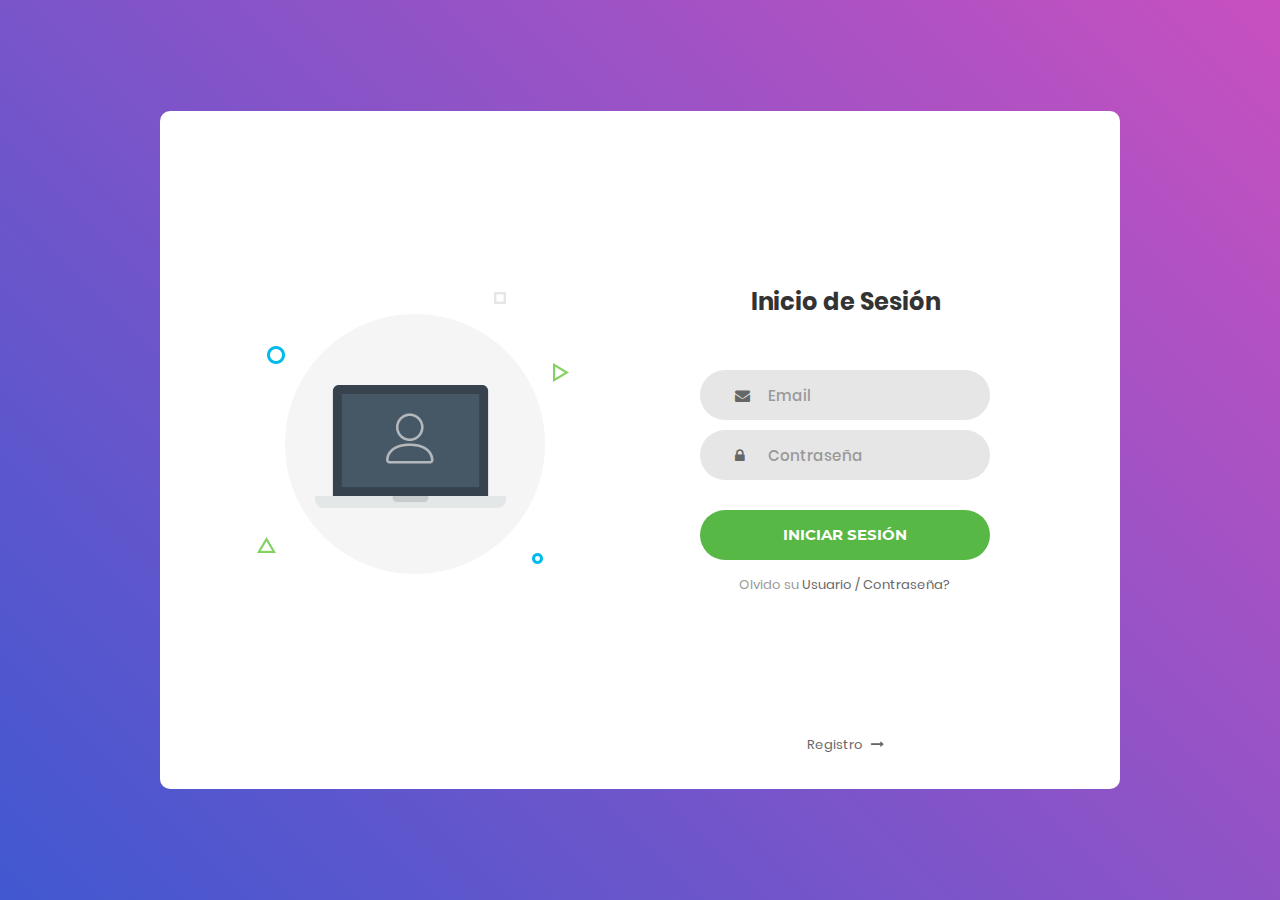
<file: login.html>
<!DOCTYPE html>
<html lang="en">
<head>
	<title>Login</title>
	<meta charset="UTF-8">
	<meta name="viewport" content="width=device-width, initial-scale=1">
<!--===============================================================================================-->	
	<link rel="icon" type="image/png" href="images/icons/favicon.ico"/>
<!--===============================================================================================-->
	<link rel="stylesheet" type="text/css" href="vendor/bootstrap/css/bootstrap.min.css">
<!--===============================================================================================-->
	<link rel="stylesheet" type="text/css" href="fonts/font-awesome-4.7.0/css/font-awesome.min.css">
<!--===============================================================================================-->
	<link rel="stylesheet" type="text/css" href="vendor/animate/animate.css">
<!--===============================================================================================-->	
	<link rel="stylesheet" type="text/css" href="vendor/css-hamburgers/hamburgers.min.css">
<!--===============================================================================================-->
	<link rel="stylesheet" type="text/css" href="vendor/select2/select2.min.css">
<!--===============================================================================================-->
	<link rel="stylesheet" type="text/css" href="css/util.css">
	<link rel="stylesheet" type="text/css" href="css/main.css">
<!--===============================================================================================-->
</head>
<body>
	
	<div class="limiter">
		<div class="container-login100">
			<div class="wrap-login100">
				<div class="login100-pic js-tilt" data-tilt>
					<img src="images/img-01.png" alt="IMG">
				</div>

				<form class="login100-form validate-form">
					<span class="login100-form-title">
						Inicio de Sesión
					</span>

					<div class="wrap-input100 validate-input" data-validate = "Valid email is required: ex@abc.xyz">
						<input class="input100" type="text" name="email" placeholder="Email">
						<span class="focus-input100"></span>
						<span class="symbol-input100">
							<i class="fa fa-envelope" aria-hidden="true"></i>
						</span>
					</div>

					<div class="wrap-input100 validate-input" data-validate = "Password is required">
						<input class="input100" type="password" name="pass" placeholder="Contraseña">
						<span class="focus-input100"></span>
						<span class="symbol-input100">
							<i class="fa fa-lock" aria-hidden="true"></i>
						</span>
					</div>
					
					<div class="container-login100-form-btn">
						<button class="login100-form-btn">
							Iniciar Sesión
						</button>
					</div>

					<div class="text-center p-t-12">
						<span class="txt1">
							Olvido su
						</span>
						<a class="txt2" href="olvido_contraseña.html">
							Usuario / Contraseña?
						</a>
					</div>

					<div class="text-center p-t-136">
						<a class="txt2" href="registro.html">
							Registro
							<i class="fa fa-long-arrow-right m-l-5" aria-hidden="true"></i>
						</a>
					</div>
				</form>
			</div>
		</div>
	</div>
	
	

	
<!--===============================================================================================-->	
	<script src="vendor/jquery/jquery-3.2.1.min.js"></script>
<!--===============================================================================================-->
	<script src="vendor/bootstrap/js/popper.js"></script>
	<script src="vendor/bootstrap/js/bootstrap.min.js"></script>
<!--===============================================================================================-->
	<script src="vendor/select2/select2.min.js"></script>
<!--===============================================================================================-->
	<script src="vendor/tilt/tilt.jquery.min.js"></script>
	<script >
		$('.js-tilt').tilt({
			scale: 1.1
		})
	</script>
<!--===============================================================================================-->
	<script src="js/main.js"></script>

</body>
</html>
</file>
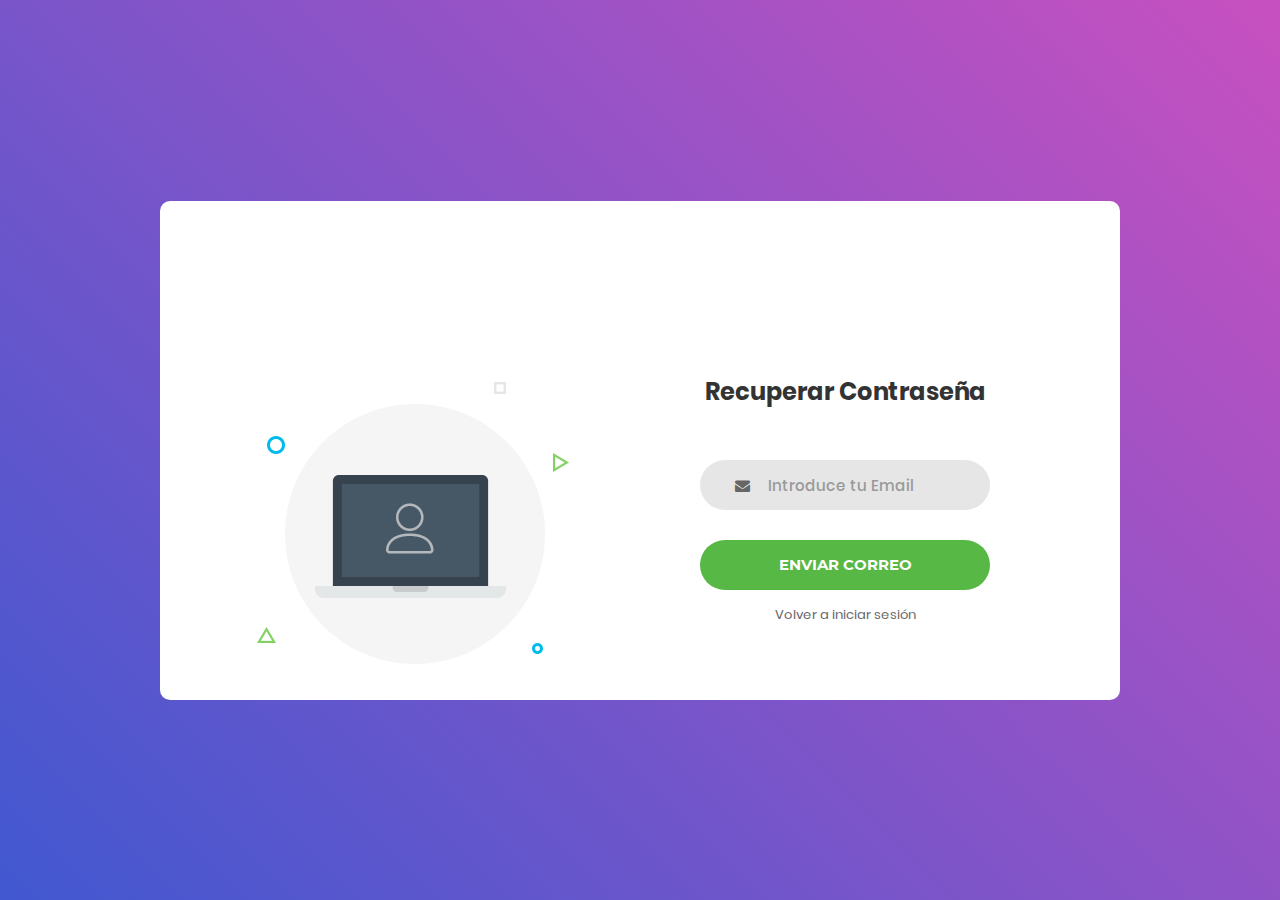
<file: olvido_contraseña.html>
<!DOCTYPE html>
<html lang="en">
<head>
	<title>Recuperar Contraseña</title>
	<meta charset="UTF-8">
	<meta name="viewport" content="width=device-width, initial-scale=1">
	<link rel="icon" type="image/png" href="images/icons/favicon.ico"/>
	<link rel="stylesheet" type="text/css" href="vendor/bootstrap/css/bootstrap.min.css">
	<link rel="stylesheet" type="text/css" href="fonts/font-awesome-4.7.0/css/font-awesome.min.css">
	<link rel="stylesheet" type="text/css" href="vendor/animate/animate.css">
	<link rel="stylesheet" type="text/css" href="vendor/css-hamburgers/hamburgers.min.css">
	<link rel="stylesheet" type="text/css" href="vendor/select2/select2.min.css">
	<link rel="stylesheet" type="text/css" href="css/util.css">
	<link rel="stylesheet" type="text/css" href="css/main.css">
</head>
<body>
	
	<div class="limiter">
		<div class="container-login100">
			<div class="wrap-login100">
				<div class="login100-pic js-tilt" data-tilt>
					<img src="images/img-01.png" alt="IMG">
				</div>

				<form class="login100-form validate-form" action="send_recovery_email.php" method="POST">
					<span class="login100-form-title">
						Recuperar Contraseña
					</span>

					<div class="wrap-input100 validate-input" data-validate = "Valid email is required: ex@abc.xyz">
						<input class="input100" type="email" name="email" placeholder="Introduce tu Email" required>
						<span class="focus-input100"></span>
						<span class="symbol-input100">
							<i class="fa fa-envelope" aria-hidden="true"></i>
						</span>
					</div>

					<div class="container-login100-form-btn">
						<button class="login100-form-btn">
							Enviar correo
						</button>
					</div>

					<div class="text-center p-t-12">
						<a class="txt2" href="login.html">
							Volver a iniciar sesión
						</a>
					</div>

				</form>
			</div>
		</div>
	</div>

	<script src="vendor/jquery/jquery-3.2.1.min.js"></script>
	<script src="vendor/bootstrap/js/popper.js"></script>
	<script src="vendor/bootstrap/js/bootstrap.min.js"></script>
	<script src="vendor/select2/select2.min.js"></script>
	<script src="vendor/tilt/tilt.jquery.min.js"></script>
	<script>
		$('.js-tilt').tilt({
			scale: 1.1
		})
	</script>
	<script src="js/main.js"></script>

</body>
</html>
</file>
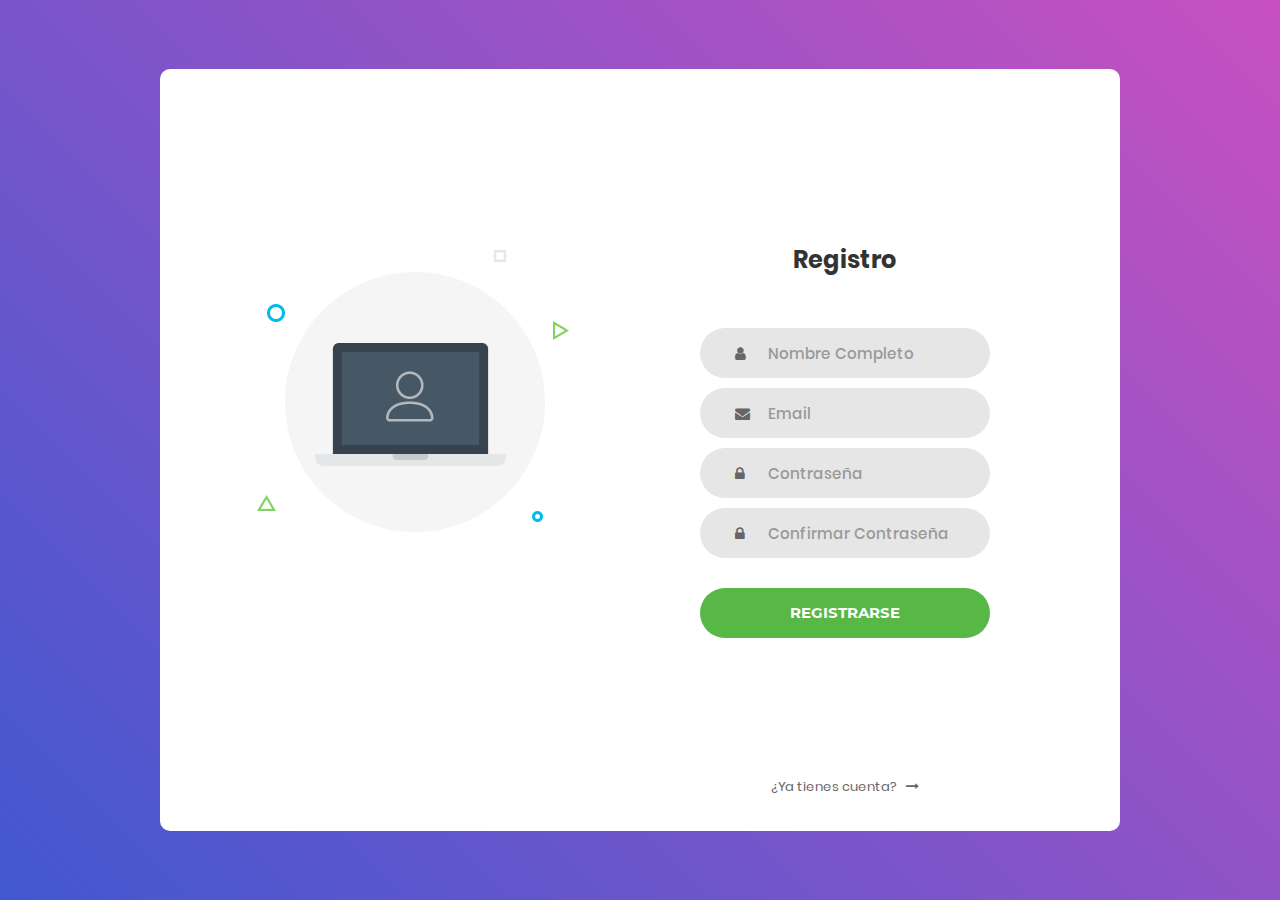
<file: registro.html>
<!DOCTYPE html>
<html lang="en">
<head>
	<title>Registro</title>
	<meta charset="UTF-8">
	<meta name="viewport" content="width=device-width, initial-scale=1">
<!--===============================================================================================-->	
	<link rel="icon" type="image/png" href="images/icons/favicon.ico"/>
<!--===============================================================================================-->
	<link rel="stylesheet" type="text/css" href="vendor/bootstrap/css/bootstrap.min.css">
<!--===============================================================================================-->
	<link rel="stylesheet" type="text/css" href="fonts/font-awesome-4.7.0/css/font-awesome.min.css">
<!--===============================================================================================-->
	<link rel="stylesheet" type="text/css" href="vendor/animate/animate.css">
<!--===============================================================================================-->	
	<link rel="stylesheet" type="text/css" href="vendor/css-hamburgers/hamburgers.min.css">
<!--===============================================================================================-->
	<link rel="stylesheet" type="text/css" href="vendor/select2/select2.min.css">
<!--===============================================================================================-->
	<link rel="stylesheet" type="text/css" href="css/util.css">
	<link rel="stylesheet" type="text/css" href="css/main.css">
<!--===============================================================================================-->
</head>
<body>
	
	<div class="limiter">
		<div class="container-login100">
			<div class="wrap-login100">
				<div class="login100-pic js-tilt" data-tilt>
					<img src="images/img-01.png" alt="IMG">
				</div>

				<form class="login100-form validate-form">
					<span class="login100-form-title">
						Registro
					</span>

					<!-- Campo de nombre -->
					<div class="wrap-input100 validate-input" data-validate="Name is required">
						<input class="input100" type="text" name="name" placeholder="Nombre Completo">
						<span class="focus-input100"></span>
						<span class="symbol-input100">
							<i class="fa fa-user" aria-hidden="true"></i>
						</span>
					</div>

					<!-- Campo de correo electrónico -->
					<div class="wrap-input100 validate-input" data-validate="Valid email is required: ex@abc.xyz">
						<input class="input100" type="text" name="email" placeholder="Email">
						<span class="focus-input100"></span>
						<span class="symbol-input100">
							<i class="fa fa-envelope" aria-hidden="true"></i>
						</span>
					</div>

					<!-- Campo de contraseña -->
					<div class="wrap-input100 validate-input" data-validate="Password is required">
						<input class="input100" type="password" name="pass" placeholder="Contraseña">
						<span class="focus-input100"></span>
						<span class="symbol-input100">
							<i class="fa fa-lock" aria-hidden="true"></i>
						</span>
					</div>
					
					<!-- Campo de confirmación de contraseña -->
					<div class="wrap-input100 validate-input" data-validate="Confirm password is required">
						<input class="input100" type="password" name="confirm-pass" placeholder="Confirmar Contraseña">
						<span class="focus-input100"></span>
						<span class="symbol-input100">
							<i class="fa fa-lock" aria-hidden="true"></i>
						</span>
					</div>

					<!-- Botón de registro -->
					<div class="container-login100-form-btn">
						<button class="login100-form-btn">
							Registrarse
						</button>
					</div>

					<!-- Enlace a la página de inicio de sesión -->
					<div class="text-center p-t-136">
						<a class="txt2" href="login.html">
							¿Ya tienes cuenta?
							<i class="fa fa-long-arrow-right m-l-5" aria-hidden="true"></i>
						</a>
					</div>
				</form>
			</div>
		</div>
	</div>
	
<!--===============================================================================================-->	
	<script src="vendor/jquery/jquery-3.2.1.min.js"></script>
<!--===============================================================================================-->
	<script src="vendor/bootstrap/js/popper.js"></script>
	<script src="vendor/bootstrap/js/bootstrap.min.js"></script>
<!--===============================================================================================-->
	<script src="vendor/select2/select2.min.js"></script>
<!--===============================================================================================-->
	<script src="vendor/tilt/tilt.jquery.min.js"></script>
	<script >
		$('.js-tilt').tilt({
			scale: 1.1
		})
	</script>
<!--===============================================================================================-->
	<script src="js/main.js"></script>

</body>
</html>
</file>
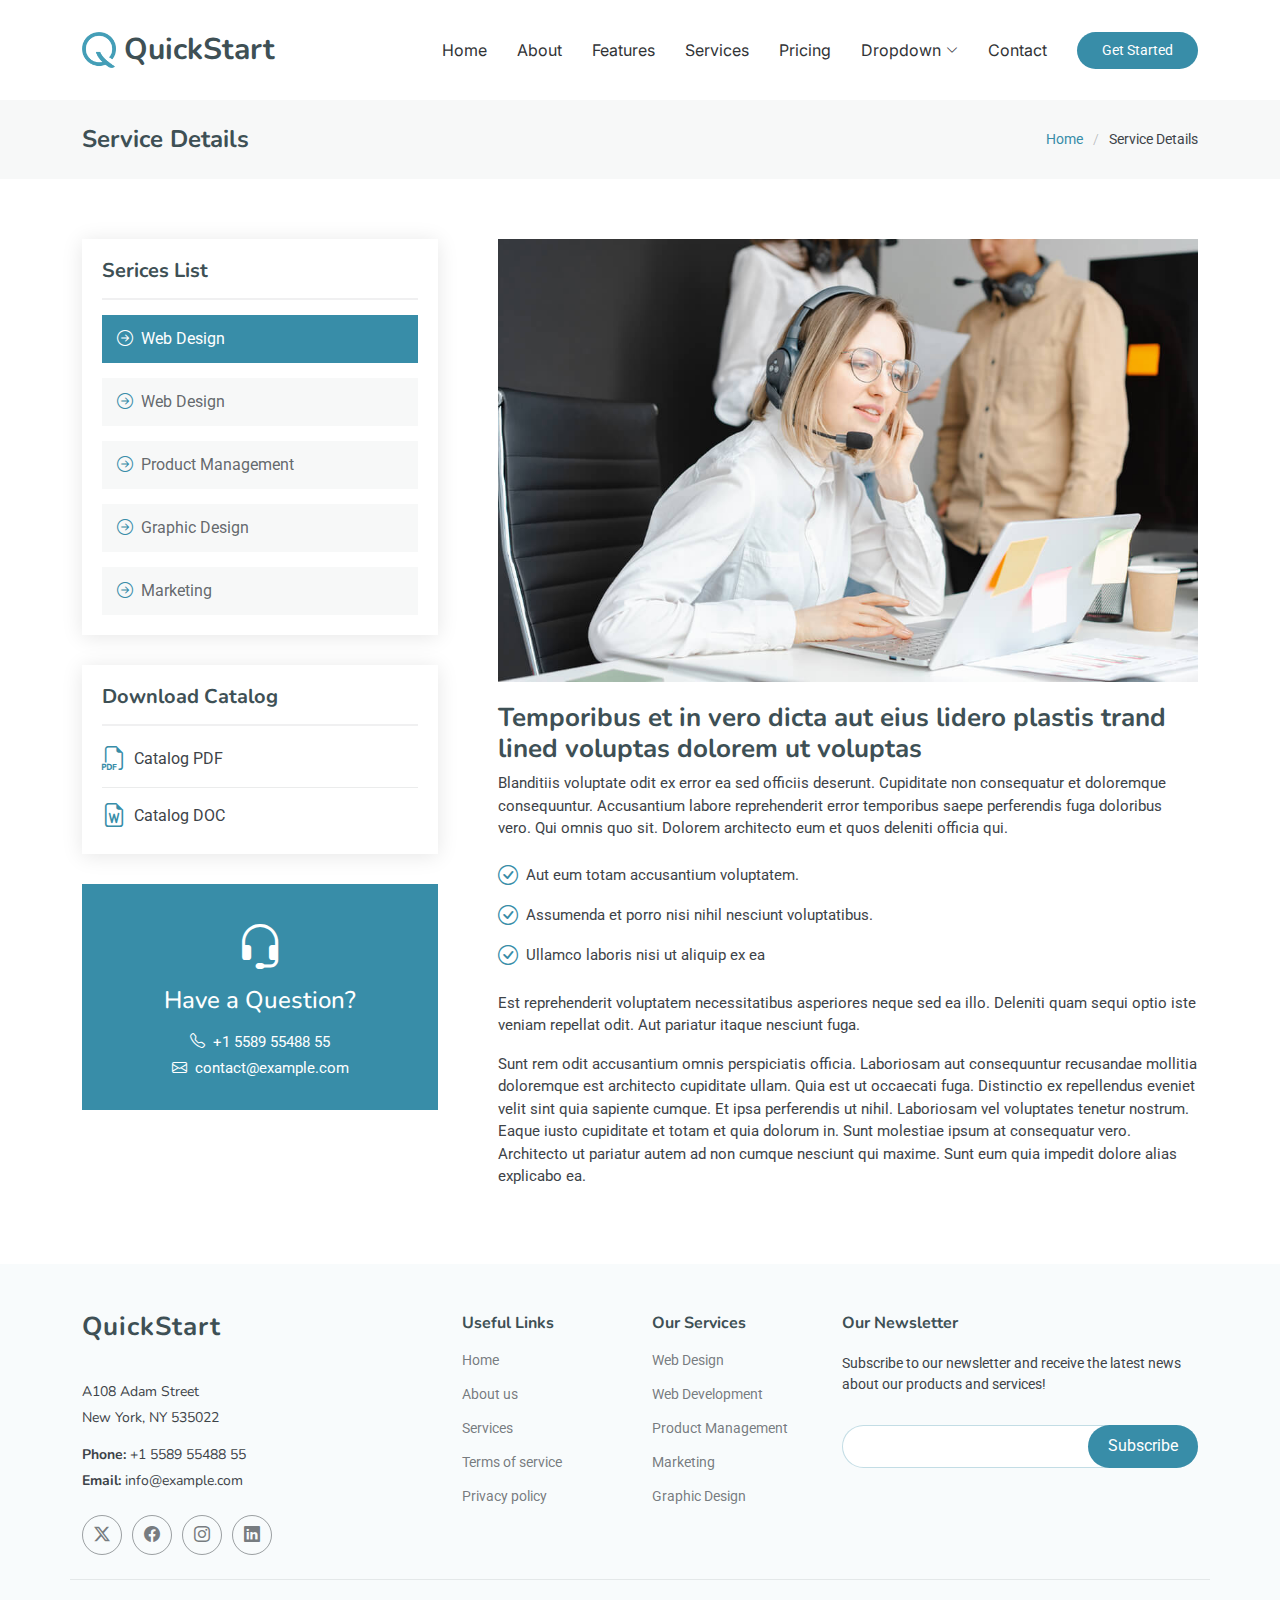
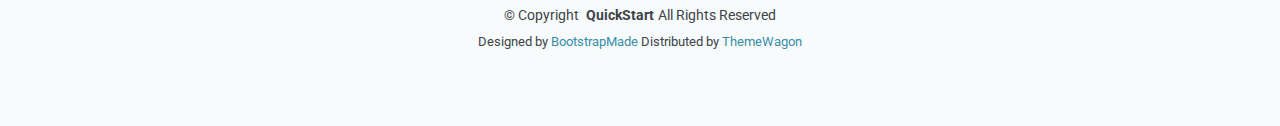
<file: service-details.html>
<!DOCTYPE html>
<html lang="en">

<head>
  <meta charset="utf-8">
  <meta content="width=device-width, initial-scale=1.0" name="viewport">
  <title>Service Details - QuickStart Bootstrap Template</title>
  <meta name="description" content="">
  <meta name="keywords" content="">

  <!-- Favicons -->
  <link href="assets/img/favicon.png" rel="icon">
  <link href="assets/img/apple-touch-icon.png" rel="apple-touch-icon">

  <!-- Fonts -->
  <link href="https://fonts.googleapis.com" rel="preconnect">
  <link href="https://fonts.gstatic.com" rel="preconnect" crossorigin>
  <link href="https://fonts.googleapis.com/css2?family=Roboto:ital,wght@0,100;0,300;0,400;0,500;0,700;0,900;1,100;1,300;1,400;1,500;1,700;1,900&family=Inter:wght@100;200;300;400;500;600;700;800;900&family=Nunito:ital,wght@0,200;0,300;0,400;0,500;0,600;0,700;0,800;0,900;1,200;1,300;1,400;1,500;1,600;1,700;1,800;1,900&display=swap" rel="stylesheet">

  <!-- Vendor CSS Files -->
  <link href="assets/vendor/bootstrap/css/bootstrap.min.css" rel="stylesheet">
  <link href="assets/vendor/bootstrap-icons/bootstrap-icons.css" rel="stylesheet">
  <link href="assets/vendor/aos/aos.css" rel="stylesheet">
  <link href="assets/vendor/glightbox/css/glightbox.min.css" rel="stylesheet">
  <link href="assets/vendor/swiper/swiper-bundle.min.css" rel="stylesheet">

  <!-- Main CSS File -->
  <link href="assets/css/main.css" rel="stylesheet">

  <!-- =======================================================
  * Template Name: QuickStart
  * Template URL: https://bootstrapmade.com/quickstart-bootstrap-startup-website-template/
  * Updated: Aug 07 2024 with Bootstrap v5.3.3
  * Author: BootstrapMade.com
  * License: https://bootstrapmade.com/license/
  ======================================================== -->
</head>

<body class="service-details-page">

  <header id="header" class="header d-flex align-items-center sticky-top">
    <div class="container-fluid container-xl position-relative d-flex align-items-center">

      <a href="index.html" class="logo d-flex align-items-center me-auto">
        <img src="assets/img/logo.png" alt="">
        <h1 class="sitename">QuickStart</h1>
      </a>

      <nav id="navmenu" class="navmenu">
        <ul>
          <li><a href="index.html#hero">Home</a></li>
          <li><a href="index.html#about">About</a></li>
          <li><a href="index.html#features">Features</a></li>
          <li><a href="index.html#services">Services</a></li>
          <li><a href="index.html#pricing">Pricing</a></li>
          <li class="dropdown"><a href="#"><span>Dropdown</span> <i class="bi bi-chevron-down toggle-dropdown"></i></a>
            <ul>
              <li><a href="#">Dropdown 1</a></li>
              <li class="dropdown"><a href="#"><span>Deep Dropdown</span> <i class="bi bi-chevron-down toggle-dropdown"></i></a>
                <ul>
                  <li><a href="#">Deep Dropdown 1</a></li>
                  <li><a href="#">Deep Dropdown 2</a></li>
                  <li><a href="#">Deep Dropdown 3</a></li>
                  <li><a href="#">Deep Dropdown 4</a></li>
                  <li><a href="#">Deep Dropdown 5</a></li>
                </ul>
              </li>
              <li><a href="#">Dropdown 2</a></li>
              <li><a href="#">Dropdown 3</a></li>
              <li><a href="#">Dropdown 4</a></li>
            </ul>
          </li>
          <li><a href="index.html#contact">Contact</a></li>
        </ul>
        <i class="mobile-nav-toggle d-xl-none bi bi-list"></i>
      </nav>

      <a class="btn-getstarted" href="index.html#about">Get Started</a>

    </div>
  </header>

  <main class="main">

    <!-- Page Title -->
    <div class="page-title" data-aos="fade">
      <div class="container d-lg-flex justify-content-between align-items-center">
        <h1 class="mb-2 mb-lg-0">Service Details</h1>
        <nav class="breadcrumbs">
          <ol>
            <li><a href="index.html">Home</a></li>
            <li class="current">Service Details</li>
          </ol>
        </nav>
      </div>
    </div><!-- End Page Title -->

    <!-- Service Details Section -->
    <section id="service-details" class="service-details section">

      <div class="container">

        <div class="row gy-5">

          <div class="col-lg-4" data-aos="fade-up" data-aos-delay="100">

            <div class="service-box">
              <h4>Serices List</h4>
              <div class="services-list">
                <a href="#" class="active"><i class="bi bi-arrow-right-circle"></i><span>Web Design</span></a>
                <a href="#"><i class="bi bi-arrow-right-circle"></i><span>Web Design</span></a>
                <a href="#"><i class="bi bi-arrow-right-circle"></i><span>Product Management</span></a>
                <a href="#"><i class="bi bi-arrow-right-circle"></i><span>Graphic Design</span></a>
                <a href="#"><i class="bi bi-arrow-right-circle"></i><span>Marketing</span></a>
              </div>
            </div><!-- End Services List -->

            <div class="service-box">
              <h4>Download Catalog</h4>
              <div class="download-catalog">
                <a href="#"><i class="bi bi-filetype-pdf"></i><span>Catalog PDF</span></a>
                <a href="#"><i class="bi bi-file-earmark-word"></i><span>Catalog DOC</span></a>
              </div>
            </div><!-- End Services List -->

            <div class="help-box d-flex flex-column justify-content-center align-items-center">
              <i class="bi bi-headset help-icon"></i>
              <h4>Have a Question?</h4>
              <p class="d-flex align-items-center mt-2 mb-0"><i class="bi bi-telephone me-2"></i> <span>+1 5589 55488 55</span></p>
              <p class="d-flex align-items-center mt-1 mb-0"><i class="bi bi-envelope me-2"></i> <a href="mailto:contact@example.com">contact@example.com</a></p>
            </div>

          </div>

          <div class="col-lg-8 ps-lg-5" data-aos="fade-up" data-aos-delay="200">
            <img src="assets/img/services.jpg" alt="" class="img-fluid services-img">
            <h3>Temporibus et in vero dicta aut eius lidero plastis trand lined voluptas dolorem ut voluptas</h3>
            <p>
              Blanditiis voluptate odit ex error ea sed officiis deserunt. Cupiditate non consequatur et doloremque consequuntur. Accusantium labore reprehenderit error temporibus saepe perferendis fuga doloribus vero. Qui omnis quo sit. Dolorem architecto eum et quos deleniti officia qui.
            </p>
            <ul>
              <li><i class="bi bi-check-circle"></i> <span>Aut eum totam accusantium voluptatem.</span></li>
              <li><i class="bi bi-check-circle"></i> <span>Assumenda et porro nisi nihil nesciunt voluptatibus.</span></li>
              <li><i class="bi bi-check-circle"></i> <span>Ullamco laboris nisi ut aliquip ex ea</span></li>
            </ul>
            <p>
              Est reprehenderit voluptatem necessitatibus asperiores neque sed ea illo. Deleniti quam sequi optio iste veniam repellat odit. Aut pariatur itaque nesciunt fuga.
            </p>
            <p>
              Sunt rem odit accusantium omnis perspiciatis officia. Laboriosam aut consequuntur recusandae mollitia doloremque est architecto cupiditate ullam. Quia est ut occaecati fuga. Distinctio ex repellendus eveniet velit sint quia sapiente cumque. Et ipsa perferendis ut nihil. Laboriosam vel voluptates tenetur nostrum. Eaque iusto cupiditate et totam et quia dolorum in. Sunt molestiae ipsum at consequatur vero. Architecto ut pariatur autem ad non cumque nesciunt qui maxime. Sunt eum quia impedit dolore alias explicabo ea.
            </p>
          </div>

        </div>

      </div>

    </section><!-- /Service Details Section -->

  </main>

  <footer id="footer" class="footer position-relative light-background">

    <div class="container footer-top">
      <div class="row gy-4">
        <div class="col-lg-4 col-md-6 footer-about">
          <a href="index.html" class="logo d-flex align-items-center">
            <span class="sitename">QuickStart</span>
          </a>
          <div class="footer-contact pt-3">
            <p>A108 Adam Street</p>
            <p>New York, NY 535022</p>
            <p class="mt-3"><strong>Phone:</strong> <span>+1 5589 55488 55</span></p>
            <p><strong>Email:</strong> <span>info@example.com</span></p>
          </div>
          <div class="social-links d-flex mt-4">
            <a href=""><i class="bi bi-twitter-x"></i></a>
            <a href=""><i class="bi bi-facebook"></i></a>
            <a href=""><i class="bi bi-instagram"></i></a>
            <a href=""><i class="bi bi-linkedin"></i></a>
          </div>
        </div>

        <div class="col-lg-2 col-md-3 footer-links">
          <h4>Useful Links</h4>
          <ul>
            <li><a href="#">Home</a></li>
            <li><a href="#">About us</a></li>
            <li><a href="#">Services</a></li>
            <li><a href="#">Terms of service</a></li>
            <li><a href="#">Privacy policy</a></li>
          </ul>
        </div>

        <div class="col-lg-2 col-md-3 footer-links">
          <h4>Our Services</h4>
          <ul>
            <li><a href="#">Web Design</a></li>
            <li><a href="#">Web Development</a></li>
            <li><a href="#">Product Management</a></li>
            <li><a href="#">Marketing</a></li>
            <li><a href="#">Graphic Design</a></li>
          </ul>
        </div>

        <div class="col-lg-4 col-md-12 footer-newsletter">
          <h4>Our Newsletter</h4>
          <p>Subscribe to our newsletter and receive the latest news about our products and services!</p>
          <form action="forms/newsletter.php" method="post" class="php-email-form">
            <div class="newsletter-form"><input type="email" name="email"><input type="submit" value="Subscribe"></div>
            <div class="loading">Loading</div>
            <div class="error-message"></div>
            <div class="sent-message">Your subscription request has been sent. Thank you!</div>
          </form>
        </div>

      </div>
    </div>

    <div class="container copyright text-center mt-4">
      <p>© <span>Copyright</span> <strong class="px-1 sitename">QuickStart</strong><span>All Rights Reserved</span></p>
      <div class="credits">
        <!-- All the links in the footer should remain intact. -->
        <!-- You can delete the links only if you've purchased the pro version. -->
        <!-- Licensing information: https://bootstrapmade.com/license/ -->
        <!-- Purchase the pro version with working PHP/AJAX contact form: [buy-url] -->
        Designed by <a href="https://bootstrapmade.com/">BootstrapMade</a> Distributed by <a href="https://themewagon.com">ThemeWagon
      </div>
    </div>

  </footer>

  <!-- Scroll Top -->
  <a href="#" id="scroll-top" class="scroll-top d-flex align-items-center justify-content-center"><i class="bi bi-arrow-up-short"></i></a>

  <!-- Preloader -->
  <div id="preloader"></div>

  <!-- Vendor JS Files -->
  <script src="assets/vendor/bootstrap/js/bootstrap.bundle.min.js"></script>
  <script src="assets/vendor/php-email-form/validate.js"></script>
  <script src="assets/vendor/aos/aos.js"></script>
  <script src="assets/vendor/glightbox/js/glightbox.min.js"></script>
  <script src="assets/vendor/swiper/swiper-bundle.min.js"></script>

  <!-- Main JS File -->
  <script src="assets/js/main.js"></script>

</body>

</html>
</file>
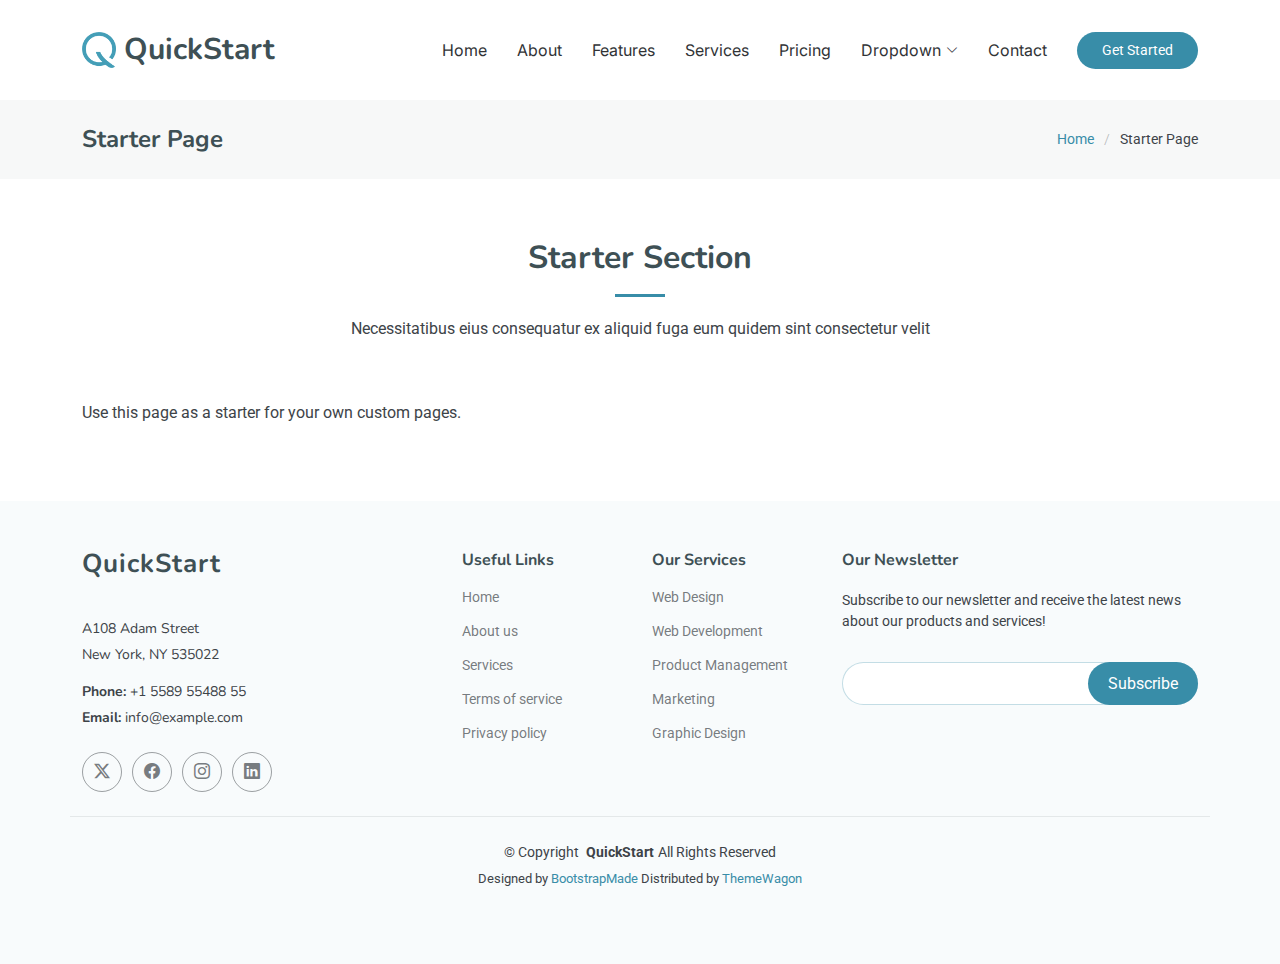
<file: starter-page.html>
<!DOCTYPE html>
<html lang="en">

<head>
  <meta charset="utf-8">
  <meta content="width=device-width, initial-scale=1.0" name="viewport">
  <title>Starter Page - QuickStart Bootstrap Template</title>
  <meta name="description" content="">
  <meta name="keywords" content="">

  <!-- Favicons -->
  <link href="assets/img/favicon.png" rel="icon">
  <link href="assets/img/apple-touch-icon.png" rel="apple-touch-icon">

  <!-- Fonts -->
  <link href="https://fonts.googleapis.com" rel="preconnect">
  <link href="https://fonts.gstatic.com" rel="preconnect" crossorigin>
  <link href="https://fonts.googleapis.com/css2?family=Roboto:ital,wght@0,100;0,300;0,400;0,500;0,700;0,900;1,100;1,300;1,400;1,500;1,700;1,900&family=Inter:wght@100;200;300;400;500;600;700;800;900&family=Nunito:ital,wght@0,200;0,300;0,400;0,500;0,600;0,700;0,800;0,900;1,200;1,300;1,400;1,500;1,600;1,700;1,800;1,900&display=swap" rel="stylesheet">

  <!-- Vendor CSS Files -->
  <link href="assets/vendor/bootstrap/css/bootstrap.min.css" rel="stylesheet">
  <link href="assets/vendor/bootstrap-icons/bootstrap-icons.css" rel="stylesheet">
  <link href="assets/vendor/aos/aos.css" rel="stylesheet">
  <link href="assets/vendor/glightbox/css/glightbox.min.css" rel="stylesheet">
  <link href="assets/vendor/swiper/swiper-bundle.min.css" rel="stylesheet">

  <!-- Main CSS File -->
  <link href="assets/css/main.css" rel="stylesheet">

  <!-- =======================================================
  * Template Name: QuickStart
  * Template URL: https://bootstrapmade.com/quickstart-bootstrap-startup-website-template/
  * Updated: Aug 07 2024 with Bootstrap v5.3.3
  * Author: BootstrapMade.com
  * License: https://bootstrapmade.com/license/
  ======================================================== -->
</head>

<body class="starter-page-page">

  <header id="header" class="header d-flex align-items-center sticky-top">
    <div class="container-fluid container-xl position-relative d-flex align-items-center">

      <a href="index.html" class="logo d-flex align-items-center me-auto">
        <img src="assets/img/logo.png" alt="">
        <h1 class="sitename">QuickStart</h1>
      </a>

      <nav id="navmenu" class="navmenu">
        <ul>
          <li><a href="index.html#hero">Home</a></li>
          <li><a href="index.html#about">About</a></li>
          <li><a href="index.html#features">Features</a></li>
          <li><a href="index.html#services">Services</a></li>
          <li><a href="index.html#pricing">Pricing</a></li>
          <li class="dropdown"><a href="#"><span>Dropdown</span> <i class="bi bi-chevron-down toggle-dropdown"></i></a>
            <ul>
              <li><a href="#">Dropdown 1</a></li>
              <li class="dropdown"><a href="#"><span>Deep Dropdown</span> <i class="bi bi-chevron-down toggle-dropdown"></i></a>
                <ul>
                  <li><a href="#">Deep Dropdown 1</a></li>
                  <li><a href="#">Deep Dropdown 2</a></li>
                  <li><a href="#">Deep Dropdown 3</a></li>
                  <li><a href="#">Deep Dropdown 4</a></li>
                  <li><a href="#">Deep Dropdown 5</a></li>
                </ul>
              </li>
              <li><a href="#">Dropdown 2</a></li>
              <li><a href="#">Dropdown 3</a></li>
              <li><a href="#">Dropdown 4</a></li>
            </ul>
          </li>
          <li><a href="index.html#contact">Contact</a></li>
        </ul>
        <i class="mobile-nav-toggle d-xl-none bi bi-list"></i>
      </nav>

      <a class="btn-getstarted" href="index.html#about">Get Started</a>

    </div>
  </header>

  <main class="main">

    <!-- Page Title -->
    <div class="page-title" data-aos="fade">
      <div class="container d-lg-flex justify-content-between align-items-center">
        <h1 class="mb-2 mb-lg-0">Starter Page</h1>
        <nav class="breadcrumbs">
          <ol>
            <li><a href="index.html">Home</a></li>
            <li class="current">Starter Page</li>
          </ol>
        </nav>
      </div>
    </div><!-- End Page Title -->

    <!-- Starter Section Section -->
    <section id="starter-section" class="starter-section section">

      <!-- Section Title -->
      <div class="container section-title" data-aos="fade-up">
        <h2>Starter Section</h2>
        <p>Necessitatibus eius consequatur ex aliquid fuga eum quidem sint consectetur velit</p>
      </div><!-- End Section Title -->

      <div class="container" data-aos="fade-up">
        <p>Use this page as a starter for your own custom pages.</p>
      </div>

    </section><!-- /Starter Section Section -->

  </main>

  <footer id="footer" class="footer position-relative light-background">

    <div class="container footer-top">
      <div class="row gy-4">
        <div class="col-lg-4 col-md-6 footer-about">
          <a href="index.html" class="logo d-flex align-items-center">
            <span class="sitename">QuickStart</span>
          </a>
          <div class="footer-contact pt-3">
            <p>A108 Adam Street</p>
            <p>New York, NY 535022</p>
            <p class="mt-3"><strong>Phone:</strong> <span>+1 5589 55488 55</span></p>
            <p><strong>Email:</strong> <span>info@example.com</span></p>
          </div>
          <div class="social-links d-flex mt-4">
            <a href=""><i class="bi bi-twitter-x"></i></a>
            <a href=""><i class="bi bi-facebook"></i></a>
            <a href=""><i class="bi bi-instagram"></i></a>
            <a href=""><i class="bi bi-linkedin"></i></a>
          </div>
        </div>

        <div class="col-lg-2 col-md-3 footer-links">
          <h4>Useful Links</h4>
          <ul>
            <li><a href="#">Home</a></li>
            <li><a href="#">About us</a></li>
            <li><a href="#">Services</a></li>
            <li><a href="#">Terms of service</a></li>
            <li><a href="#">Privacy policy</a></li>
          </ul>
        </div>

        <div class="col-lg-2 col-md-3 footer-links">
          <h4>Our Services</h4>
          <ul>
            <li><a href="#">Web Design</a></li>
            <li><a href="#">Web Development</a></li>
            <li><a href="#">Product Management</a></li>
            <li><a href="#">Marketing</a></li>
            <li><a href="#">Graphic Design</a></li>
          </ul>
        </div>

        <div class="col-lg-4 col-md-12 footer-newsletter">
          <h4>Our Newsletter</h4>
          <p>Subscribe to our newsletter and receive the latest news about our products and services!</p>
          <form action="forms/newsletter.php" method="post" class="php-email-form">
            <div class="newsletter-form"><input type="email" name="email"><input type="submit" value="Subscribe"></div>
            <div class="loading">Loading</div>
            <div class="error-message"></div>
            <div class="sent-message">Your subscription request has been sent. Thank you!</div>
          </form>
        </div>

      </div>
    </div>

    <div class="container copyright text-center mt-4">
      <p>© <span>Copyright</span> <strong class="px-1 sitename">QuickStart</strong><span>All Rights Reserved</span></p>
      <div class="credits">
        <!-- All the links in the footer should remain intact. -->
        <!-- You can delete the links only if you've purchased the pro version. -->
        <!-- Licensing information: https://bootstrapmade.com/license/ -->
        <!-- Purchase the pro version with working PHP/AJAX contact form: [buy-url] -->
        Designed by <a href="https://bootstrapmade.com/">BootstrapMade</a> Distributed by <a href="https://themewagon.com">ThemeWagon
      </div>
    </div>

  </footer>

  <!-- Scroll Top -->
  <a href="#" id="scroll-top" class="scroll-top d-flex align-items-center justify-content-center"><i class="bi bi-arrow-up-short"></i></a>

  <!-- Preloader -->
  <div id="preloader"></div>

  <!-- Vendor JS Files -->
  <script src="assets/vendor/bootstrap/js/bootstrap.bundle.min.js"></script>
  <script src="assets/vendor/php-email-form/validate.js"></script>
  <script src="assets/vendor/aos/aos.js"></script>
  <script src="assets/vendor/glightbox/js/glightbox.min.js"></script>
  <script src="assets/vendor/swiper/swiper-bundle.min.js"></script>

  <!-- Main JS File -->
  <script src="assets/js/main.js"></script>

</body>

</html>
</file>
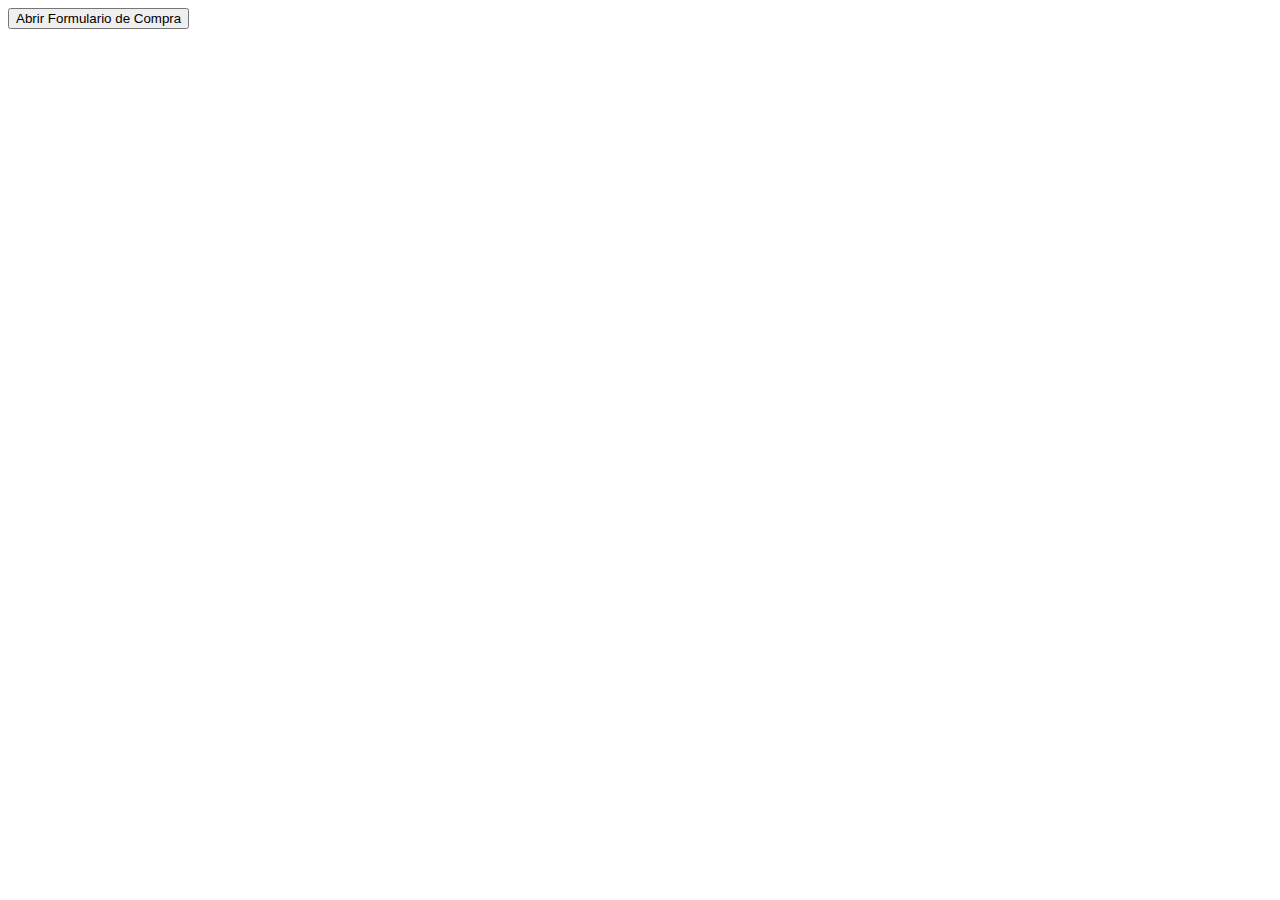
<file: landing/formulario_compra.html>
<!DOCTYPE html>
<html lang="es">
<head>
    <meta charset="UTF-8">
    <meta name="viewport" content="width=device-width, initial-scale=1.0">
    <title>Formulario de Compra</title>
    <style>
        /* Estilo para el modal */
        .modal {
            display: none;
            position: fixed;
            z-index: 1000;
            left: 0;
            top: 0;
            width: 100%;
            height: 100%;
            overflow: auto;
            background-color: rgba(0, 0, 0, 0.8);
        }

        .modal-content {
            background-color: #fff;
            margin: 10% auto;
            padding: 20px;
            border-radius: 8px;
            max-width: 600px;
            width: 90%;
            box-shadow: 0 4px 8px rgba(0, 0, 0, 0.2);
        }

        .close {
            color: #aaa;
            float: right;
            font-size: 28px;
            font-weight: bold;
            cursor: pointer;
        }

        .close:hover, .close:focus {
            color: #000;
            text-decoration: none;
        }

        h2 {
            text-align: center;
            margin-bottom: 20px;
            font-size: 24px;
        }

        .form-group {
            margin-bottom: 15px;
        }

        .form-group label {
            display: block;
            font-weight: bold;
            margin-bottom: 5px;
        }

        .form-group input, .form-group textarea, .form-group select {
            width: 100%;
            padding: 10px;
            border: 1px solid #ccc;
            border-radius: 4px;
            font-size: 16px;
        }

        .submit-btn {
            display: block;
            width: 100%;
            padding: 12px;
            background-color: #4CAF50;
            color: #fff;
            font-size: 18px;
            border: none;
            border-radius: 4px;
            cursor: pointer;
        }

        .submit-btn:hover {
            background-color: #45a049;
        }
    </style>
</head>
<body>
    <!-- Botón para abrir el modal -->
    <button id="openModal">Abrir Formulario de Compra</button>

    <!-- Modal -->
    <div id="formularioCompra" class="modal">
        <div class="modal-content">
            <span class="close" id="closeButton">&times;</span>
            <h2>Información de Compra</h2>
            <form id="compraForm" action="procesar_compra.php" method="POST">
                <div class="form-group">
                    <label for="nombre">Nombre Completo:</label>
                    <input type="text" id="nombre" name="nombre" placeholder="Tu nombre completo" required>
                </div>

                <div class="form-group">
                    <label for="email">Correo Electrónico:</label>
                    <input type="email" id="email" name="email" placeholder="Tu correo electrónico" required>
                </div>

                <div class="form-group">
                    <label for="telefono">Teléfono:</label>
                    <input type="tel" id="telefono" name="telefono" placeholder="Tu número de teléfono" required>
                </div>

                <div class="form-group">
                    <label for="direccion">Dirección:</label>
                    <textarea id="direccion" name="direccion" placeholder="Tu dirección completa" rows="3" required></textarea>
                </div>

                <div class="form-group">
                    <label for="plan">Plan Seleccionado:</label>
                    <select id="plan" name="plan" required>
                        <option value="Plan Básico">Plan Básico</option>
                        <option value="Plan Premium">Plan Premium</option>
                    </select>
                </div>

                <button type="submit" class="submit-btn">Confirmar Compra</button>
            </form>
        </div>
    </div>

    <script>
        // Script para manejar el modal
        const modal = document.getElementById("formularioCompra");
        const openModalButton = document.getElementById("openModal");
        const closeModalButton = document.getElementById("closeButton");

        // Abrir el modal
        openModalButton.addEventListener("click", () => {
            modal.style.display = "block";
        });

        // Cerrar el modal
        closeModalButton.addEventListener("click", () => {
            modal.style.display = "none";
        });

        // Cerrar el modal al hacer clic fuera de él
        window.addEventListener("click", (event) => {
            if (event.target === modal) {
                modal.style.display = "none";
            }
        });
    </script>
</body>
</html>
</file>
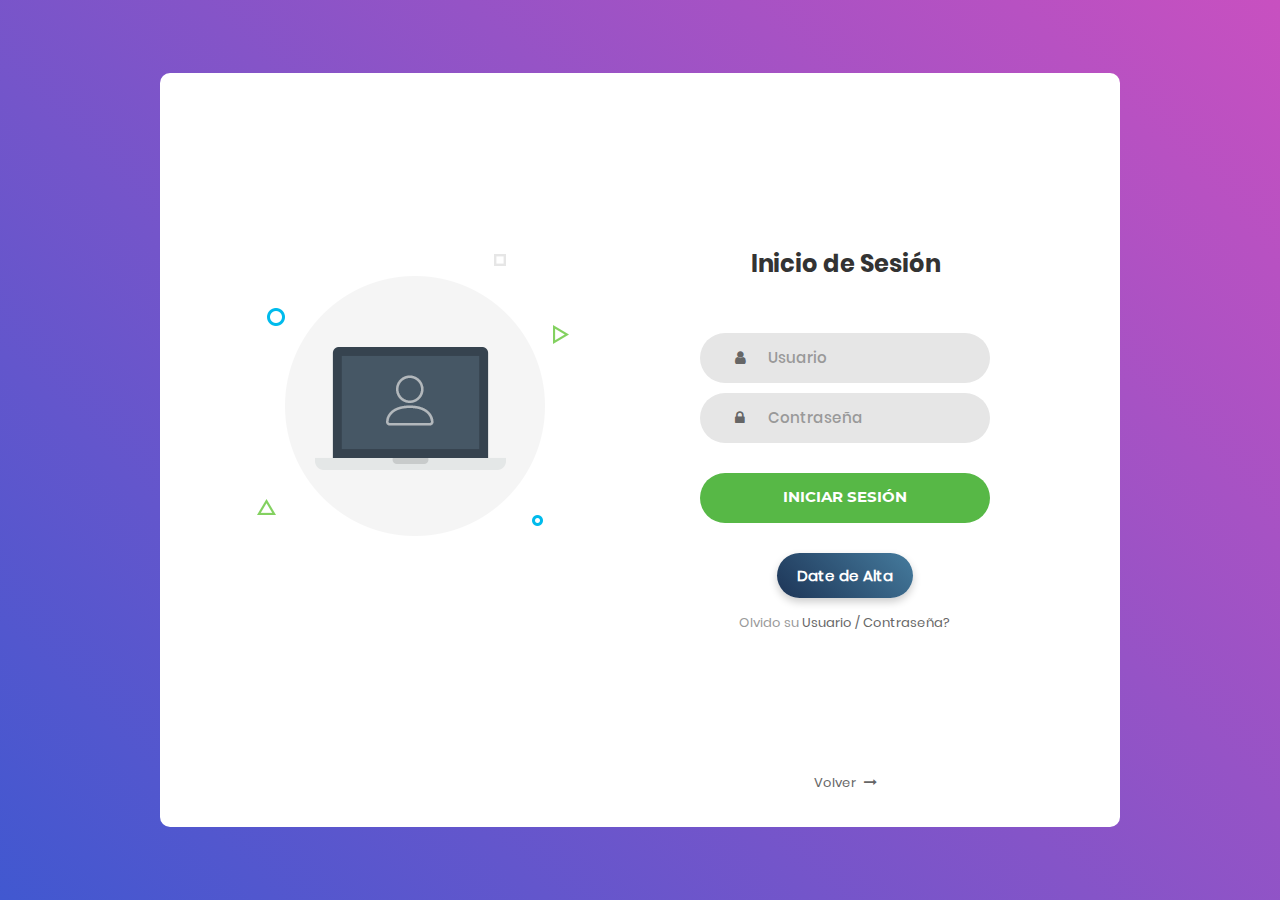
<file: landing/login.html>
<!DOCTYPE html>
<html lang="en">
<head>
    <title>Login</title>
    <meta charset="UTF-8">
    <meta name="viewport" content="width=device-width, initial-scale=1">
    <link rel="icon" type="image/png" href="images/icons/favicon.ico"/>
    <link rel="stylesheet" type="text/css" href="vendor/bootstrap/css/bootstrap.min.css">
    <link rel="stylesheet" type="text/css" href="fonts/font-awesome-4.7.0/css/font-awesome.min.css">
    <link rel="stylesheet" type="text/css" href="vendor/animate/animate.css">
    <link rel="stylesheet" type="text/css" href="vendor/css-hamburgers/hamburgers.min.css">
    <link rel="stylesheet" type="text/css" href="vendor/select2/select2.min.css">
    <link rel="stylesheet" type="text/css" href="css/util.css">
    <link rel="stylesheet" type="text/css" href="css/main.css">
    <style>
        /* Diseño profesional para "Date de Alta" */
        .register-btn {
            font-size: 15px;
            font-weight: bold;
            color: #ffffff;
            background: linear-gradient(45deg, #1d3557, #457b9d);
            padding: 10px 20px;
            border-radius: 25px;
            text-align: center;
            text-decoration: none;
            box-shadow: 0 4px 8px rgba(0, 0, 0, 0.2);
            transition: all 0.3s ease;
            display: inline-block;
            margin-top: 10px;
        }

        .register-btn:hover {
            background: linear-gradient(45deg, #457b9d, #1d3557);
            box-shadow: 0 6px 12px rgba(0, 0, 0, 0.3);
            transform: translateY(-3px);
        }
    </style>
</head>
<body>
    
    <div class="limiter">
        <div class="container-login100">
            <div class="wrap-login100">
                <div class="login100-pic js-tilt" data-tilt>
                    <img src="images/img-01.png" alt="IMG">
                </div>

                <form action="validar_login.php" method="POST" class="login100-form validate-form">
                    <span class="login100-form-title">
                        Inicio de Sesión
                    </span>

                    <div class="wrap-input100 validate-input" data-validate="Valid username is required">
                        <input class="input100" type="text" name="usuario" placeholder="Usuario" required>
                        <span class="focus-input100"></span>
                        <span class="symbol-input100">
                            <i class="fa fa-user" aria-hidden="true"></i>
                        </span>
                    </div>

                    <div class="wrap-input100 validate-input" data-validate="Password is required">
                        <input class="input100" type="password" name="pass" placeholder="Contraseña" required>
                        <span class="focus-input100"></span>
                        <span class="symbol-input100">
                            <i class="fa fa-lock" aria-hidden="true"></i>
                        </span>
                    </div>
                    
                    <!-- Botón para iniciar sesión -->
                    <div class="container-login100-form-btn">
                        <button class="login100-form-btn">
                            Iniciar Sesión
                        </button>
                    </div>

                    <!-- Botón para registrarse con diseño profesional -->
                    <div class="container-login100-form-btn">
                        <a href="index.html#pricing" class="register-btn">
                            Date de Alta
                        </a>
                    </div>

                    <div class="text-center p-t-12">
                        <span class="txt1">
                            Olvido su
                        </span>
                        <a class="txt2" href="olvido_contraseña.html">
                            Usuario / Contraseña?
                        </a>
                    </div>

                    <div class="text-center p-t-136">
                        <a class="txt2" href="index.html">
                            Volver
                            <i class="fa fa-long-arrow-right m-l-5" aria-hidden="true"></i>
                        </a>
                    </div>
                </form>
            </div>
        </div>
    </div>
    
    <script src="vendor/jquery/jquery-3.2.1.min.js"></script>
    <script src="vendor/bootstrap/js/popper.js"></script>
    <script src="vendor/bootstrap/js/bootstrap.min.js"></script>
    <script src="vendor/select2/select2.min.js"></script>
    <script src="vendor/tilt/tilt.jquery.min.js"></script>
    <script>
        $('.js-tilt').tilt({
            scale: 1.1
        })
    </script>
    <script src="js/main.js"></script>
</body>
</html>
</file>
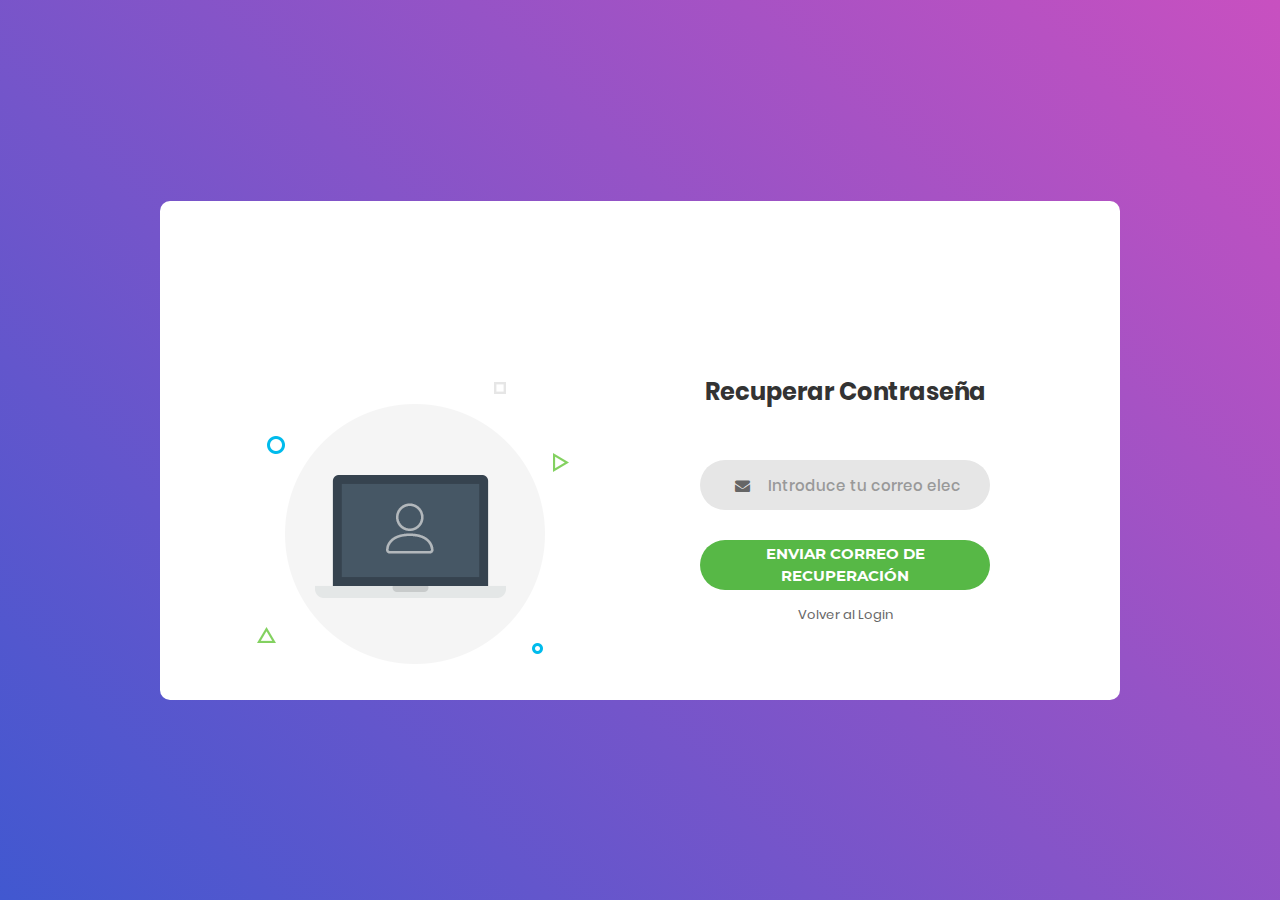
<file: landing/recuperar_contraseña.html>
<!DOCTYPE html>
<html lang="es">
<head>
    <title>Recuperar Contraseña</title>
    <meta charset="UTF-8">
    <meta name="viewport" content="width=device-width, initial-scale=1">
    <link rel="icon" type="image/png" href="images/icons/favicon.ico"/>
    <link rel="stylesheet" type="text/css" href="vendor/bootstrap/css/bootstrap.min.css">
    <link rel="stylesheet" type="text/css" href="fonts/font-awesome-4.7.0/css/font-awesome.min.css">
    <link rel="stylesheet" type="text/css" href="vendor/animate/animate.css">
    <link rel="stylesheet" type="text/css" href="vendor/css-hamburgers/hamburgers.min.css">
    <link rel="stylesheet" type="text/css" href="vendor/select2/select2.min.css">
    <link rel="stylesheet" type="text/css" href="css/util.css">
    <link rel="stylesheet" type="text/css" href="css/main.css">
</head>
<body>

    <div class="limiter">
        <div class="container-login100">
            <div class="wrap-login100">
                <div class="login100-pic js-tilt" data-tilt>
                    <img src="images/img-01.png" alt="IMG">
                </div>

                <form class="login100-form validate-form" action="recuperar_contraseña.php" method="POST">
                    <span class="login100-form-title">
                        Recuperar Contraseña
                    </span>

                    <div class="wrap-input100 validate-input" data-validate="Se requiere un email válido: ex@abc.xyz">
                        <input class="input100" type="email" name="email" placeholder="Introduce tu correo electrónico" required>
                        <span class="focus-input100"></span>
                        <span class="symbol-input100">
                            <i class="fa fa-envelope" aria-hidden="true"></i>
                        </span>
                    </div>

                    <div class="container-login100-form-btn">
                        <button class="login100-form-btn">
                            Enviar correo de recuperación
                        </button>
                    </div>

                    <div class="text-center p-t-12">
                        <a class="txt2" href="index.html">
                            Volver al Login
                        </a>
                    </div>
                </form>
            </div>
        </div>
    </div>

    <script src="vendor/jquery/jquery-3.2.1.min.js"></script>
    <script src="vendor/bootstrap/js/popper.js"></script>
    <script src="vendor/bootstrap/js/bootstrap.min.js"></script>
    <script src="vendor/select2/select2.min.js"></script>
    <script src="vendor/tilt/tilt.jquery.min.js"></script>
    <script>
        $('.js-tilt').tilt({
            scale: 1.1
        })
    </script>
    <script src="js/main.js"></script>

</body>
</html>
</file>
<file: assets/css/main.css>
/* Fonts */
:root {
  --default-font: "Roboto",  system-ui, -apple-system, "Segoe UI", Roboto, "Helvetica Neue", Arial, "Noto Sans", "Liberation Sans", sans-serif, "Apple Color Emoji", "Segoe UI Emoji", "Segoe UI Symbol", "Noto Color Emoji";
  --heading-font: "Nunito",  sans-serif;
  --nav-font: "Inter",  sans-serif;
}

/* Global Colors - The following color variables are used throughout the website. Updating them here will change the color scheme of the entire website */
:root { 
  --background-color: #ffffff; /* Background color for the entire website, including individual sections */
  --default-color: #3d4348; /* Default color used for the majority of the text content across the entire website */
  --heading-color: #3e5055; /* Color for headings, subheadings and title throughout the website */
  --accent-color: #388da8; /* Accent color that represents your brand on the website. It's used for buttons, links, and other elements that need to stand out */
  --surface-color: #ffffff; /* The surface color is used as a background of boxed elements within sections, such as cards, icon boxes, or other elements that require a visual separation from the global background. */
  --contrast-color: #ffffff; /* Contrast color for text, ensuring readability against backgrounds of accent, heading, or default colors. */
}

/* Nav Menu Colors - The following color variables are used specifically for the navigation menu. They are separate from the global colors to allow for more customization options */
:root {
  --nav-color: #313336;  /* The default color of the main navmenu links */
  --nav-hover-color: #77b6ca; /* Applied to main navmenu links when they are hovered over or active */
  --nav-mobile-background-color: #ffffff; /* Used as the background color for mobile navigation menu */
  --nav-dropdown-background-color: #ffffff; /* Used as the background color for dropdown items that appear when hovering over primary navigation items */
  --nav-dropdown-color: #313336; /* Used for navigation links of the dropdown items in the navigation menu. */
  --nav-dropdown-hover-color: #77b6ca; /* Similar to --nav-hover-color, this color is applied to dropdown navigation links when they are hovered over. */
}

/* Color Presets - These classes override global colors when applied to any section or element, providing reuse of the sam color scheme. */

.light-background {
  --background-color: #f8fbfc;
  --surface-color: #ffffff;
}

.dark-background {
  --background-color: #060606;
  --default-color: #ffffff;
  --heading-color: #ffffff;
  --surface-color: #252525;
  --contrast-color: #ffffff;
}

/* Smooth scroll */
:root {
  scroll-behavior: smooth;
}

/*--------------------------------------------------------------
# General Styling & Shared Classes
--------------------------------------------------------------*/
body {
  color: var(--default-color);
  background-color: var(--background-color);
  font-family: var(--default-font);
}

a {
  color: var(--accent-color);
  text-decoration: none;
  transition: 0.3s;
}

a:hover {
  color: color-mix(in srgb, var(--accent-color), transparent 25%);
  text-decoration: none;
}

h1,
h2,
h3,
h4,
h5,
h6 {
  color: var(--heading-color);
  font-family: var(--heading-font);
}

/* PHP Email Form Messages
------------------------------*/
.php-email-form .error-message {
  display: none;
  background: #df1529;
  color: #ffffff;
  text-align: left;
  padding: 15px;
  margin-bottom: 24px;
  font-weight: 600;
}

.php-email-form .sent-message {
  display: none;
  color: #ffffff;
  background: #059652;
  text-align: center;
  padding: 15px;
  margin-bottom: 24px;
  font-weight: 600;
}

.php-email-form .loading {
  display: none;
  background: var(--surface-color);
  text-align: center;
  padding: 15px;
  margin-bottom: 24px;
}

.php-email-form .loading:before {
  content: "";
  display: inline-block;
  border-radius: 50%;
  width: 24px;
  height: 24px;
  margin: 0 10px -6px 0;
  border: 3px solid var(--accent-color);
  border-top-color: var(--surface-color);
  animation: php-email-form-loading 1s linear infinite;
}

@keyframes php-email-form-loading {
  0% {
    transform: rotate(0deg);
  }

  100% {
    transform: rotate(360deg);
  }
}

/*--------------------------------------------------------------
# Global Header
--------------------------------------------------------------*/
.header {
  color: var(--default-color);
  background-color: var(--background-color);
  padding: 20px 0;
  transition: all 0.5s;
  z-index: 997;
}

.header .logo {
  line-height: 1;
}

.header .logo img {
  max-height: 36px;
  margin-right: 8px;
}

.header .logo h1 {
  font-size: 30px;
  margin: 0;
  font-weight: 700;
  color: var(--heading-color);
}

@media (max-width: 480px) {
  .header .logo img {
    max-height: 24px;
  }

  .header .logo h1 {
    font-size: 24px;
  }
}

.header .btn-getstarted,
.header .btn-getstarted:focus {
  color: var(--contrast-color);
  background: var(--accent-color);
  font-size: 14px;
  padding: 8px 25px;
  margin: 0 0 0 30px;
  border-radius: 50px;
  transition: 0.3s;
}

.header .btn-getstarted:hover,
.header .btn-getstarted:focus:hover {
  color: var(--contrast-color);
  background: color-mix(in srgb, var(--accent-color), transparent 15%);
}

@media (max-width: 1200px) {
  .header .logo {
    order: 1;
  }

  .header .btn-getstarted {
    order: 2;
    margin: 0 15px 0 0;
    padding: 6px 15px;
  }

  .header .navmenu {
    order: 3;
  }
}

.scrolled .header {
  box-shadow: 0px 0 18px rgba(0, 0, 0, 0.1);
}

/* Index Page Header
------------------------------*/
.index-page .header {
  --background-color: rgba(255, 255, 255, 0);
}

/* Index Page Header on Scroll
------------------------------*/
.index-page.scrolled .header {
  --background-color: #ffffff;
}

/*--------------------------------------------------------------
# Navigation Menu
--------------------------------------------------------------*/
/* Desktop Navigation */
@media (min-width: 1200px) {
  .navmenu {
    padding: 0;
  }

  .navmenu ul {
    margin: 0;
    padding: 0;
    display: flex;
    list-style: none;
    align-items: center;
  }

  .navmenu li {
    position: relative;
  }

  .navmenu a,
  .navmenu a:focus {
    color: var(--nav-color);
    padding: 18px 15px;
    font-size: 16px;
    font-family: var(--nav-font);
    font-weight: 400;
    display: flex;
    align-items: center;
    justify-content: space-between;
    white-space: nowrap;
    transition: 0.3s;
  }

  .navmenu a i,
  .navmenu a:focus i {
    font-size: 12px;
    line-height: 0;
    margin-left: 5px;
    transition: 0.3s;
  }

  .navmenu li:last-child a {
    padding-right: 0;
  }

  .navmenu li:hover>a,
  .navmenu .active,
  .navmenu .active:focus {
    color: var(--nav-hover-color);
  }

  .navmenu .dropdown ul {
    margin: 0;
    padding: 10px 0;
    background: var(--nav-dropdown-background-color);
    display: block;
    position: absolute;
    visibility: hidden;
    left: 14px;
    top: 130%;
    opacity: 0;
    transition: 0.3s;
    border-radius: 4px;
    z-index: 99;
    box-shadow: 0px 0px 30px rgba(0, 0, 0, 0.1);
  }

  .navmenu .dropdown ul li {
    min-width: 200px;
  }

  .navmenu .dropdown ul a {
    padding: 10px 20px;
    font-size: 15px;
    text-transform: none;
    color: var(--nav-dropdown-color);
  }

  .navmenu .dropdown ul a i {
    font-size: 12px;
  }

  .navmenu .dropdown ul a:hover,
  .navmenu .dropdown ul .active:hover,
  .navmenu .dropdown ul li:hover>a {
    color: var(--nav-dropdown-hover-color);
  }

  .navmenu .dropdown:hover>ul {
    opacity: 1;
    top: 100%;
    visibility: visible;
  }

  .navmenu .dropdown .dropdown ul {
    top: 0;
    left: -90%;
    visibility: hidden;
  }

  .navmenu .dropdown .dropdown:hover>ul {
    opacity: 1;
    top: 0;
    left: -100%;
    visibility: visible;
  }

  .navmenu .megamenu {
    position: static;
  }

  .navmenu .megamenu ul {
    margin: 0;
    padding: 10px;
    background: var(--nav-dropdown-background-color);
    box-shadow: 0px 0px 20px rgba(0, 0, 0, 0.1);
    position: absolute;
    top: 130%;
    left: 0;
    right: 0;
    visibility: hidden;
    opacity: 0;
    display: flex;
    transition: 0.3s;
    border-radius: 4px;
    z-index: 99;
  }

  .navmenu .megamenu ul li {
    flex: 1;
  }

  .navmenu .megamenu ul li a,
  .navmenu .megamenu ul li:hover>a {
    padding: 10px 20px;
    font-size: 15px;
    color: var(--nav-dropdown-color);
  }

  .navmenu .megamenu ul li a:hover,
  .navmenu .megamenu ul li .active,
  .navmenu .megamenu ul li .active:hover {
    color: var(--nav-dropdown-hover-color);
  }

  .navmenu .megamenu:hover>ul {
    opacity: 1;
    top: 100%;
    visibility: visible;
  }
}

/* Mobile Navigation */
@media (max-width: 1199px) {
  .mobile-nav-toggle {
    color: var(--nav-color);
    font-size: 28px;
    line-height: 0;
    margin-right: 10px;
    cursor: pointer;
    transition: color 0.3s;
  }

  .navmenu {
    padding: 0;
    z-index: 9997;
  }

  .navmenu ul {
    display: none;
    list-style: none;
    position: absolute;
    inset: 60px 20px 20px 20px;
    padding: 10px 0;
    margin: 0;
    border-radius: 6px;
    background-color: var(--nav-mobile-background-color);
    overflow-y: auto;
    transition: 0.3s;
    z-index: 9998;
    box-shadow: 0px 0px 30px rgba(0, 0, 0, 0.1);
  }

  .navmenu a,
  .navmenu a:focus {
    color: var(--nav-dropdown-color);
    padding: 10px 20px;
    font-family: var(--nav-font);
    font-size: 17px;
    font-weight: 500;
    display: flex;
    align-items: center;
    justify-content: space-between;
    white-space: nowrap;
    transition: 0.3s;
  }

  .navmenu a i,
  .navmenu a:focus i {
    font-size: 12px;
    line-height: 0;
    margin-left: 5px;
    width: 30px;
    height: 30px;
    display: flex;
    align-items: center;
    justify-content: center;
    border-radius: 50%;
    transition: 0.3s;
    background-color: color-mix(in srgb, var(--accent-color), transparent 90%);
  }

  .navmenu a i:hover,
  .navmenu a:focus i:hover {
    background-color: var(--accent-color);
    color: var(--contrast-color);
  }

  .navmenu a:hover,
  .navmenu .active,
  .navmenu .active:focus {
    color: var(--nav-dropdown-hover-color);
  }

  .navmenu .active i,
  .navmenu .active:focus i {
    background-color: var(--accent-color);
    color: var(--contrast-color);
    transform: rotate(180deg);
  }

  .navmenu .dropdown ul {
    position: static;
    display: none;
    z-index: 99;
    padding: 10px 0;
    margin: 10px 20px;
    background-color: var(--nav-dropdown-background-color);
    border: 1px solid color-mix(in srgb, var(--default-color), transparent 90%);
    transition: all 0.5s ease-in-out;
    box-shadow: none;
  }

  .navmenu .dropdown ul ul {
    background-color: rgba(33, 37, 41, 0.1);
  }

  .navmenu .dropdown>.dropdown-active {
    display: block;
    background-color: rgba(33, 37, 41, 0.03);
  }

  .mobile-nav-active {
    overflow: hidden;
  }

  .mobile-nav-active .mobile-nav-toggle {
    color: #fff;
    position: absolute;
    font-size: 32px;
    top: 15px;
    right: 15px;
    margin-right: 0;
    z-index: 9999;
  }

  .mobile-nav-active .navmenu {
    position: fixed;
    overflow: hidden;
    inset: 0;
    background: rgba(33, 37, 41, 0.8);
    transition: 0.3s;
  }

  .mobile-nav-active .navmenu>ul {
    display: block;
  }
}

/*--------------------------------------------------------------
# Global Footer
--------------------------------------------------------------*/
.footer {
  color: var(--default-color);
  background-color: var(--background-color);
  font-size: 14px;
  padding-bottom: 50px;
  position: relative;
}

.footer .footer-top {
  padding-top: 50px;
}

.footer .footer-about .logo {
  line-height: 1;
  margin-bottom: 25px;
}

.footer .footer-about .logo img {
  max-height: 40px;
  margin-right: 6px;
}

.footer .footer-about .logo span {
  font-size: 26px;
  font-weight: 700;
  letter-spacing: 1px;
  font-family: var(--heading-font);
  color: var(--heading-color);
}

.footer .footer-about p {
  font-size: 14px;
  font-family: var(--heading-font);
}

.footer .social-links a {
  display: flex;
  align-items: center;
  justify-content: center;
  width: 40px;
  height: 40px;
  border-radius: 50%;
  border: 1px solid color-mix(in srgb, var(--default-color), transparent 50%);
  font-size: 16px;
  color: color-mix(in srgb, var(--default-color), transparent 30%);
  margin-right: 10px;
  transition: 0.3s;
}

.footer .social-links a:hover {
  color: var(--accent-color);
  border-color: var(--accent-color);
}

.footer h4 {
  font-size: 16px;
  font-weight: bold;
  position: relative;
  padding-bottom: 12px;
}

.footer .footer-links {
  margin-bottom: 30px;
}

.footer .footer-links ul {
  list-style: none;
  padding: 0;
  margin: 0;
}

.footer .footer-links ul i {
  padding-right: 2px;
  font-size: 12px;
  line-height: 0;
}

.footer .footer-links ul li {
  padding: 10px 0;
  display: flex;
  align-items: center;
}

.footer .footer-links ul li:first-child {
  padding-top: 0;
}

.footer .footer-links ul a {
  color: color-mix(in srgb, var(--default-color), transparent 30%);
  display: inline-block;
  line-height: 1;
}

.footer .footer-links ul a:hover {
  color: var(--accent-color);
}

.footer .footer-contact p {
  margin-bottom: 5px;
}

.footer .footer-newsletter .newsletter-form {
  margin-top: 30px;
  margin-bottom: 15px;
  padding: 6px 8px;
  position: relative;
  border-radius: 50px;
  border: 1px solid color-mix(in srgb, var(--accent-color), transparent 70%);
  display: flex;
  background-color: var(--surface-color);
  transition: 0.3s;
}

.footer .footer-newsletter .newsletter-form:focus-within {
  border-color: var(--accent-color);
}

.footer .footer-newsletter .newsletter-form input[type=email] {
  border: 0;
  padding: 4px 10px;
  width: 100%;
  background-color: var(--contrsast-color);
  color: var(--default-color);
}

.footer .footer-newsletter .newsletter-form input[type=email]:focus-visible {
  outline: none;
}

.footer .footer-newsletter .newsletter-form input[type=submit] {
  border: 0;
  font-size: 16px;
  padding: 0 20px;
  margin: -7px -9px -7px 0;
  background: var(--accent-color);
  color: var(--contrast-color);
  transition: 0.3s;
  border-radius: 50px;
}

.footer .footer-newsletter .newsletter-form input[type=submit]:hover {
  background: color-mix(in srgb, var(--accent-color), transparent 20%);
}

.footer .copyright {
  padding-top: 25px;
  padding-bottom: 25px;
  border-top: 1px solid color-mix(in srgb, var(--default-color), transparent 90%);
}

.footer .copyright p {
  margin-bottom: 0;
}

.footer .credits {
  margin-top: 6px;
  font-size: 13px;
}

/*--------------------------------------------------------------
# Preloader
--------------------------------------------------------------*/
#preloader {
  position: fixed;
  inset: 0;
  z-index: 9999;
  overflow: hidden;
  background-color: var(--background-color);
  transition: all 0.6s ease-out;
  width: 100%;
  height: 100vh;
}

#preloader:before,
#preloader:after {
  content: "";
  position: absolute;
  border: 4px solid var(--accent-color);
  border-radius: 50%;
  animation: animate-preloader 2s cubic-bezier(0, 0.2, 0.8, 1) infinite;
}

#preloader:after {
  animation-delay: -0.5s;
}

@keyframes animate-preloader {
  0% {
    width: 10px;
    height: 10px;
    top: calc(50% - 5px);
    left: calc(50% - 5px);
    opacity: 1;
  }

  100% {
    width: 72px;
    height: 72px;
    top: calc(50% - 36px);
    left: calc(50% - 36px);
    opacity: 0;
  }
}

/*--------------------------------------------------------------
# Scroll Top Button
--------------------------------------------------------------*/
.scroll-top {
  position: fixed;
  visibility: hidden;
  opacity: 0;
  right: 15px;
  bottom: -15px;
  z-index: 99999;
  background-color: var(--accent-color);
  width: 44px;
  height: 44px;
  border-radius: 50px;
  transition: all 0.4s;
}

.scroll-top i {
  font-size: 24px;
  color: var(--contrast-color);
  line-height: 0;
}

.scroll-top:hover {
  background-color: color-mix(in srgb, var(--accent-color), transparent 20%);
  color: var(--contrast-color);
}

.scroll-top.active {
  visibility: visible;
  opacity: 1;
  bottom: 15px;
}

/*--------------------------------------------------------------
# Disable aos animation delay on mobile devices
--------------------------------------------------------------*/
@media screen and (max-width: 768px) {
  [data-aos-delay] {
    transition-delay: 0 !important;
  }
}

/*--------------------------------------------------------------
# Global Page Titles & Breadcrumbs
--------------------------------------------------------------*/
.page-title {
  --background-color: color-mix(in srgb, var(--default-color), transparent 96%);
  color: var(--default-color);
  background-color: var(--background-color);
  padding: 25px 0;
  position: relative;
}

.page-title h1 {
  font-size: 24px;
  font-weight: 700;
}

.page-title .breadcrumbs ol {
  display: flex;
  flex-wrap: wrap;
  list-style: none;
  padding: 0;
  margin: 0;
  font-size: 14px;
}

.page-title .breadcrumbs ol li+li {
  padding-left: 10px;
}

.page-title .breadcrumbs ol li+li::before {
  content: "/";
  display: inline-block;
  padding-right: 10px;
  color: color-mix(in srgb, var(--default-color), transparent 70%);
}

/*--------------------------------------------------------------
# Global Sections
--------------------------------------------------------------*/
section,
.section {
  color: var(--default-color);
  background-color: var(--background-color);
  padding: 60px 0;
  scroll-margin-top: 100px;
  overflow: clip;
}

@media (max-width: 1199px) {

  section,
  .section {
    scroll-margin-top: 66px;
  }
}

/*--------------------------------------------------------------
# Global Section Titles
--------------------------------------------------------------*/
.section-title {
  text-align: center;
  padding-bottom: 60px;
  position: relative;
}

.section-title h2 {
  font-size: 32px;
  font-weight: 700;
  margin-bottom: 20px;
  padding-bottom: 20px;
  position: relative;
}

.section-title h2:after {
  content: "";
  position: absolute;
  display: block;
  width: 50px;
  height: 3px;
  background: var(--accent-color);
  left: 0;
  right: 0;
  bottom: 0;
  margin: auto;
}

.section-title p {
  margin-bottom: 0;
}

/*--------------------------------------------------------------
# Hero Section
--------------------------------------------------------------*/
.hero {
  width: 100%;
  min-height: 70vh;
  position: relative;
  padding: 180px 0 40px 0;
  display: flex;
  align-items: center;
  overflow: hidden;
}

.hero .hero-bg img {
  position: absolute;
  inset: 0;
  display: block;
  width: 100%;
  height: 100%;
  object-fit: cover;
  z-index: 1;
}

.hero .hero-bg::before {
  content: "";
  background: color-mix(in srgb, var(--background-color), transparent 15%);
  position: absolute;
  inset: 0;
  z-index: 2;
}

.hero .container {
  position: relative;
  z-index: 3;
}

.hero h1 {
  margin: 0;
  font-size: 48px;
  font-weight: 700;
  line-height: 56px;
}

.hero h1 span {
  color: var(--accent-color);
}

.hero p {
  color: color-mix(in srgb, var(--default-color), transparent 30%);
  margin: 5px 0 30px 0;
  font-size: 20px;
  font-weight: 400;
}

@media (min-width: 768px) {
  .hero .hero-img {
    max-width: 600px;
  }
}

.hero .btn-get-started {
  color: var(--contrast-color);
  background: var(--accent-color);
  font-family: var(--heading-font);
  font-weight: 500;
  font-size: 15px;
  letter-spacing: 1px;
  display: inline-block;
  padding: 10px 28px;
  border-radius: 50px;
  transition: 0.5s;
  box-shadow: 0 8px 28px rgba(0, 0, 0, 0.1);
}

.hero .btn-get-started:hover {
  color: var(--contrast-color);
  background: color-mix(in srgb, var(--accent-color), transparent 15%);
  box-shadow: 0 8px 28px rgba(0, 0, 0, 0.1);
}

.hero .btn-watch-video {
  font-size: 16px;
  transition: 0.5s;
  margin-left: 25px;
  color: var(--default-color);
  font-weight: 600;
}

.hero .btn-watch-video i {
  color: var(--accent-color);
  font-size: 32px;
  transition: 0.3s;
  line-height: 0;
  margin-right: 8px;
}

.hero .btn-watch-video:hover {
  color: var(--accent-color);
}

.hero .btn-watch-video:hover i {
  color: color-mix(in srgb, var(--accent-color), transparent 15%);
}

@media (max-width: 640px) {
  .hero h1 {
    font-size: 28px;
    line-height: 36px;
  }

  .hero p {
    font-size: 18px;
    line-height: 24px;
    margin-bottom: 30px;
  }

  .hero .btn-get-started,
  .hero .btn-watch-video {
    font-size: 13px;
  }
}

/*--------------------------------------------------------------
# Featured Services Section
--------------------------------------------------------------*/
.featured-services {
  padding: 40px 0;
}

.featured-services .service-item {
  position: relative;
  padding-top: 20px;
}

.featured-services .service-item .icon {
  background-color: color-mix(in srgb, var(--accent-color), transparent 80%);
  width: 72px;
  height: 72px;
  position: relative;
  margin-right: 15px;
  line-height: 0;
  display: flex;
  align-items: center;
  justify-content: center;
  transition: ease-in-out 0.3s;
}

.featured-services .service-item .icon i {
  color: var(--accent-color);
  font-size: 32px;
  z-index: 2;
  position: relative;
}

.featured-services .service-item .title {
  font-weight: 700;
  margin-bottom: 5px;
  font-size: 18px;
}

.featured-services .service-item .title a {
  color: var(--heading-color);
}

.featured-services .service-item .title a:hover {
  color: var(--accent-color);
}

.featured-services .service-item .description {
  font-size: 14px;
}

.featured-services .service-item:hover .icon {
  background-color: var(--accent-color);
}

.featured-services .service-item:hover .icon i {
  color: var(--contrast-color);
}

/*--------------------------------------------------------------
# About Section
--------------------------------------------------------------*/
.about {
  padding-bottom: 20px;
}

.about .content .who-we-are {
  text-transform: uppercase;
  margin-bottom: 15px;
  color: color-mix(in srgb, var(--default-color), transparent 40%);
}

.about .content h3 {
  font-size: 2rem;
  font-weight: 700;
}

.about .content ul {
  list-style: none;
  padding: 0;
}

.about .content ul li {
  padding-bottom: 10px;
}

.about .content ul i {
  font-size: 1.25rem;
  margin-right: 4px;
  color: var(--accent-color);
}

.about .content p:last-child {
  margin-bottom: 0;
}

.about .content .read-more {
  background: var(--accent-color);
  color: var(--contrast-color);
  font-family: var(--heading-font);
  font-weight: 500;
  font-size: 16px;
  letter-spacing: 1px;
  padding: 12px 24px;
  border-radius: 5px;
  transition: 0.3s;
  display: inline-flex;
  align-items: center;
  justify-content: center;
}

.about .content .read-more i {
  font-size: 18px;
  margin-left: 5px;
  line-height: 0;
  transition: 0.3s;
}

.about .content .read-more:hover {
  background: color-mix(in srgb, var(--accent-color), transparent 20%);
  padding-right: 19px;
}

.about .content .read-more:hover i {
  margin-left: 10px;
}

.about .about-images img {
  border-radius: 10px;
}

/*--------------------------------------------------------------
# Clients Section
--------------------------------------------------------------*/
.clients {
  padding: 20px 0;
}

.clients .client-logo {
  display: flex;
  justify-content: center;
  align-items: center;
  overflow: hidden;
}

.clients .client-logo img {
  padding: 20px 40px;
  max-width: 90%;
  transition: 0.3s;
  opacity: 0.5;
  filter: grayscale(100);
}

.clients .client-logo img:hover {
  filter: none;
  opacity: 1;
}

@media (max-width: 640px) {
  .clients .client-logo img {
    padding: 20px;
  }
}

/*--------------------------------------------------------------
# Features Section
--------------------------------------------------------------*/
.features .nav-tabs {
  border: 0;
}

.features .nav-item {
  width: 100%;
  margin-bottom: 15px;
}

.features .nav-item:last-child {
  margin-bottom: 0;
}

.features .nav-link {
  color: var(--heading-color);
  border: 0;
  padding: 30px;
  transition: 0.3s;
  border-radius: 10px;
  display: flex;
  cursor: pointer;
}

.features .nav-link i {
  background-color: var(--surface-color);
  color: var(--accent-color);
  display: flex;
  align-items: center;
  justify-content: center;
  margin-right: 20px;
  width: 48px;
  height: 48px;
  font-size: 22px;
  flex-shrink: 0;
  border-radius: 50px;
  box-shadow: 0 2px 4px rgba(0, 0, 0, 0.1);
}

.features .nav-link h4 {
  font-size: 20px;
  font-weight: 600;
  margin: 0 0 10px 0;
  transition: 0.3s;
}

.features .nav-link p {
  font-size: 15px;
  margin: 0;
}

.features .nav-link:hover {
  background: color-mix(in srgb, var(--accent-color), transparent 96%);
}

.features .nav-link.active {
  background: color-mix(in srgb, var(--accent-color), transparent 96%);
  color: var(--default-color);
}

.features .tab-pane img {
  border-radius: 15px;
}

/*--------------------------------------------------------------
# Features Details Section
--------------------------------------------------------------*/
.features-details .features-item+.features-item {
  margin-top: 60px;
}

.features-details .features-item .content {
  background-color: color-mix(in srgb, var(--accent-color), transparent 95%);
  color: color-mix(in srgb, var(--default-color), transparent 40%);
  padding: 30px;
  border-radius: 10px;
}

.features-details .features-item h3 {
  font-weight: 700;
  font-size: 26px;
  margin-bottom: 15px;
}

.features-details .features-item .more-btn {
  background-color: var(--accent-color);
  color: var(--contrast-color);
  padding: 6px 30px;
  border-radius: 6px;
}

.features-details .features-item .more-btn:hover {
  background-color: color-mix(in srgb, var(--accent-color), transparent 20%);
}

.features-details .features-item ul {
  list-style: none;
  padding: 0;
}

.features-details .features-item ul li {
  padding-bottom: 10px;
  display: flex;
  align-items: center;
}

.features-details .features-item ul li:last-child {
  padding-bottom: 0;
}

.features-details .features-item ul i {
  font-size: 20px;
  margin-right: 10px;
  color: var(--accent-color);
}

.features-details .features-item img {
  border-radius: 15px;
}

/*--------------------------------------------------------------
# Services Section
--------------------------------------------------------------*/
.services .service-item {
  background-color: var(--surface-color);
  border: 1px solid color-mix(in srgb, var(--default-color), transparent 85%);
  height: 100%;
  padding: 30px;
  transition: 0.3s;
  border-radius: 10px;
  display: flex;
}

.services .service-item .icon {
  font-size: 32px;
  border-radius: 10px;
  position: relative;
  margin-right: 25px;
  display: inline-flex;
  align-items: center;
  justify-content: center;
  width: 72px;
  height: 72px;
  flex-shrink: 0;
}

.services .service-item h3 {
  color: color-mix(in srgb, var(--heading-color), transparent 25%);
  font-weight: 700;
  font-size: 22px;
  transition: 0.3s;
}

.services .service-item p {
  margin-bottom: 0;
  color: color-mix(in srgb, var(--default-color), transparent 40%);
  transition: 0.3s;
}

.services .service-item .read-more {
  display: inline-flex;
  align-items: center;
  margin-top: 10px;
  transition: 0.3s;
  font-size: 14px;
}

.services .service-item .read-more i {
  margin-left: 10px;
}

.services .service-item.item-cyan .icon {
  color: #0dcaf0;
  border: 1px solid #0dcaf0;
  background: rgba(13, 202, 240, 0.1);
}

.services .service-item.item-orange .icon {
  color: #fd7e14;
  border: 1px solid #fd7e14;
  background: rgba(253, 126, 20, 0.1);
}

.services .service-item.item-teal .icon {
  color: #20c997;
  border: 1px solid #20c997;
  background: rgba(32, 201, 151, 0.1);
}

.services .service-item.item-red .icon {
  color: #df1529;
  border: 1px solid #df1529;
  background: rgba(223, 21, 4, 0.1);
}

.services .service-item.item-indigo .icon {
  color: #6610f2;
  border: 1px solid #6610f2;
  background: rgba(102, 16, 242, 0.1);
}

.services .service-item.item-pink .icon {
  color: #f3268c;
  border: 1px solid #f3268c;
  background: rgba(243, 38, 140, 0.1);
}

.services .service-item:hover {
  box-shadow: 0px 2px 25px rgba(0, 0, 0, 0.1);
}

.services .service-item:hover h3 {
  color: var(--heading-color);
}

.services .service-item:hover p {
  color: color-mix(in srgb, var(--default-color), transparent 10%);
}

/*--------------------------------------------------------------
# More Features Section
--------------------------------------------------------------*/
.more-features .features-image {
  position: relative;
  min-height: 400px;
}

.more-features .features-image img {
  position: absolute;
  inset: 0;
  display: block;
  width: 100%;
  height: 100%;
  object-fit: cover;
  z-index: 1;
}

.more-features h3 {
  font-size: 28px;
  font-weight: 700;
  margin-bottom: 20px;
}

.more-features .icon-box {
  margin-top: 30px;
}

.more-features .icon-box i {
  color: var(--accent-color);
  margin-right: 15px;
  font-size: 24px;
  line-height: 1.2;
}

.more-features .icon-box h4 {
  font-weight: 600;
  margin-bottom: 10px;
  font-size: 18px;
}

.more-features .icon-box p {
  line-height: 24px;
  font-size: 14px;
  margin-bottom: 0;
}

/*--------------------------------------------------------------
# Pricing Section
--------------------------------------------------------------*/
.pricing .pricing-item {
  background-color: color-mix(in srgb, var(--accent-color), transparent 96%);
  padding: 40px 40px;
  height: 100%;
  border-radius: 15px;
}

.pricing h3 {
  font-weight: 600;
  margin-bottom: 15px;
  font-size: 20px;
}

.pricing h4 {
  color: var(--accent-color);
  font-size: 48px;
  font-weight: 700;
  font-family: var(--heading-font);
  margin-bottom: 0;
}

.pricing h4 sup {
  font-size: 28px;
}

.pricing h4 span {
  color: color-mix(in srgb, var(--default-color), transparent 50%);
  font-size: 18px;
  font-weight: 500;
}

.pricing .description {
  font-size: 14px;
}

.pricing .cta-btn {
  border: 1px solid var(--default-color);
  color: var(--default-color);
  display: block;
  text-align: center;
  padding: 10px 35px;
  border-radius: 5px;
  font-size: 16px;
  font-weight: 500;
  font-family: var(--heading-font);
  transition: 0.3s;
  margin-top: 20px;
  margin-bottom: 6px;
}

.pricing .cta-btn:hover {
  background: var(--accent-color);
  color: var(--contrast-color);
  border-color: var(--accent-color);
}

.pricing ul {
  padding: 0;
  list-style: none;
  color: color-mix(in srgb, var(--default-color), transparent 30%);
  text-align: left;
  line-height: 20px;
}

.pricing ul li {
  padding: 10px 0;
  display: flex;
  align-items: center;
}

.pricing ul li:last-child {
  padding-bottom: 0;
}

.pricing ul i {
  color: #059652;
  font-size: 24px;
  padding-right: 3px;
}

.pricing ul .na {
  color: color-mix(in srgb, var(--default-color), transparent 60%);
}

.pricing ul .na i {
  color: color-mix(in srgb, var(--default-color), transparent 60%);
}

.pricing ul .na span {
  text-decoration: line-through;
}

.pricing .featured {
  position: relative;
}

.pricing .featured .popular {
  position: absolute;
  top: 15px;
  right: 15px;
  background-color: var(--accent-color);
  color: var(--contrast-color);
  padding: 4px 15px 6px 15px;
  margin: 0;
  border-radius: 5px;
  font-size: 14px;
  font-weight: 500;
}

.pricing .featured .cta-btn {
  background: var(--accent-color);
  color: var(--contrast-color);
  border-color: var(--accent-color);
}

@media (max-width: 992px) {
  .pricing .box {
    max-width: 60%;
    margin: 0 auto 30px auto;
  }
}

@media (max-width: 767px) {
  .pricing .box {
    max-width: 80%;
    margin: 0 auto 30px auto;
  }
}

@media (max-width: 420px) {
  .pricing .box {
    max-width: 100%;
    margin: 0 auto 30px auto;
  }
}

/*--------------------------------------------------------------
# Faq Section
--------------------------------------------------------------*/
.faq .section-title {
  padding-bottom: 20px;
}

.faq .faq-container .faq-item {
  position: relative;
  padding: 20px;
  margin-bottom: 15px;
  border: 1px solid color-mix(in srgb, var(--default-color), transparent 85%);
  border-radius: 5px;
  overflow: hidden;
}

.faq .faq-container .faq-item:last-child {
  margin-bottom: 0;
}

.faq .faq-container .faq-item h3 {
  font-weight: 600;
  font-size: 16px;
  line-height: 24px;
  margin: 0 30px 0 0;
  transition: 0.3s;
  cursor: pointer;
  display: flex;
  align-items: center;
}

.faq .faq-container .faq-item h3 .num {
  color: var(--accent-color);
  padding-right: 5px;
}

.faq .faq-container .faq-item h3:hover {
  color: var(--accent-color);
}

.faq .faq-container .faq-item .faq-content {
  display: grid;
  grid-template-rows: 0fr;
  transition: 0.3s ease-in-out;
  visibility: hidden;
  opacity: 0;
}

.faq .faq-container .faq-item .faq-content p {
  margin-bottom: 0;
  overflow: hidden;
}

.faq .faq-container .faq-item .faq-toggle {
  position: absolute;
  top: 20px;
  right: 20px;
  font-size: 16px;
  line-height: 0;
  transition: 0.3s;
  cursor: pointer;
}

.faq .faq-container .faq-item .faq-toggle:hover {
  color: var(--accent-color);
}

.faq .faq-container .faq-active {
  background-color: color-mix(in srgb, var(--accent-color), transparent 97%);
  border-color: color-mix(in srgb, var(--accent-color), transparent 80%);
}

.faq .faq-container .faq-active h3 {
  color: var(--accent-color);
}

.faq .faq-container .faq-active .faq-content {
  grid-template-rows: 1fr;
  visibility: visible;
  opacity: 1;
  padding-top: 10px;
}

.faq .faq-container .faq-active .faq-toggle {
  transform: rotate(90deg);
  color: var(--accent-color);
}

/*--------------------------------------------------------------
# Testimonials Section
--------------------------------------------------------------*/
.testimonials .testimonial-item {
  background-color: var(--surface-color);
  box-shadow: 0px 0 20px rgba(0, 0, 0, 0.1);
  box-sizing: content-box;
  padding: 30px;
  margin: 40px 30px;
  min-height: 320px;
  display: flex;
  flex-direction: column;
  text-align: center;
  transition: 0.3s;
}

.testimonials .testimonial-item .stars {
  margin-bottom: 15px;
}

.testimonials .testimonial-item .stars i {
  color: #ffc107;
  margin: 0 1px;
}

.testimonials .testimonial-item .testimonial-img {
  width: 90px;
  border-radius: 50%;
  border: 4px solid var(--background-color);
  margin: 0 auto;
}

.testimonials .testimonial-item h3 {
  font-size: 18px;
  font-weight: bold;
  margin: 10px 0 5px 0;
}

.testimonials .testimonial-item h4 {
  font-size: 14px;
  color: color-mix(in srgb, var(--default-color), transparent 40%);
  margin: 0;
}

.testimonials .testimonial-item p {
  font-style: italic;
  margin: 0 auto 15px auto;
}

.testimonials .swiper-wrapper {
  height: auto;
}

.testimonials .swiper-pagination {
  margin-top: 20px;
  position: relative;
}

.testimonials .swiper-pagination .swiper-pagination-bullet {
  width: 12px;
  height: 12px;
  background-color: color-mix(in srgb, var(--default-color), transparent 85%);
  opacity: 1;
}

.testimonials .swiper-pagination .swiper-pagination-bullet-active {
  background-color: var(--accent-color);
}

.testimonials .swiper-slide {
  opacity: 0.3;
}

@media (max-width: 1199px) {
  .testimonials .swiper-slide-active {
    opacity: 1;
  }

  .testimonials .swiper-pagination {
    margin-top: 0;
  }

  .testimonials .testimonial-item {
    margin: 40px 20px;
  }
}

@media (min-width: 1200px) {
  .testimonials .swiper-slide-next {
    opacity: 1;
    transform: scale(1.12);
  }
}

/*--------------------------------------------------------------
# Contact Section
--------------------------------------------------------------*/
.contact .info-item {
  background-color: var(--surface-color);
  padding: 20px 0 30px 0;
  box-shadow: 0px 0px 20px rgba(0, 0, 0, 0.1);
}

.contact .info-item i {
  font-size: 20px;
  color: var(--accent-color);
  width: 56px;
  height: 56px;
  font-size: 24px;
  display: flex;
  justify-content: center;
  align-items: center;
  border-radius: 4px;
  transition: all 0.3s ease-in-out;
  border-radius: 50%;
  border: 2px dotted color-mix(in srgb, var(--accent-color), transparent 40%);
}

.contact .info-item h3 {
  font-size: 20px;
  font-size: 18px;
  font-weight: 700;
  margin: 10px 0;
}

.contact .info-item p {
  padding: 0;
  margin-bottom: 0;
  font-size: 14px;
}

.contact .php-email-form {
  background-color: var(--surface-color);
  height: 100%;
  padding: 30px;
  box-shadow: 0px 0px 20px rgba(0, 0, 0, 0.1);
}

@media (max-width: 575px) {
  .contact .php-email-form {
    padding: 20px;
  }
}

.contact .php-email-form input[type=text],
.contact .php-email-form input[type=email],
.contact .php-email-form textarea {
  font-size: 14px;
  padding: 10px 15px;
  box-shadow: none;
  border-radius: 0;
  color: var(--default-color);
  background-color: var(--surface-color);
  border-color: color-mix(in srgb, var(--default-color), transparent 80%);
}

.contact .php-email-form input[type=text]:focus,
.contact .php-email-form input[type=email]:focus,
.contact .php-email-form textarea:focus {
  border-color: var(--accent-color);
}

.contact .php-email-form input[type=text]::placeholder,
.contact .php-email-form input[type=email]::placeholder,
.contact .php-email-form textarea::placeholder {
  color: color-mix(in srgb, var(--default-color), transparent 70%);
}

.contact .php-email-form button[type=submit] {
  color: var(--contrast-color);
  background: var(--accent-color);
  border: 0;
  padding: 10px 30px;
  transition: 0.4s;
  border-radius: 50px;
}

.contact .php-email-form button[type=submit]:hover {
  background: color-mix(in srgb, var(--accent-color), transparent 20%);
}

/*--------------------------------------------------------------
# Service Details Section
--------------------------------------------------------------*/
.service-details .service-box {
  background-color: var(--surface-color);
  padding: 20px;
  box-shadow: 0px 2px 20px rgba(0, 0, 0, 0.1);
}

.service-details .service-box+.service-box {
  margin-top: 30px;
}

.service-details .service-box h4 {
  font-size: 20px;
  font-weight: 700;
  border-bottom: 2px solid color-mix(in srgb, var(--default-color), transparent 92%);
  padding-bottom: 15px;
  margin-bottom: 15px;
}

.service-details .services-list {
  background-color: var(--surface-color);
}

.service-details .services-list a {
  color: color-mix(in srgb, var(--default-color), transparent 20%);
  background-color: color-mix(in srgb, var(--default-color), transparent 96%);
  display: flex;
  align-items: center;
  padding: 12px 15px;
  margin-top: 15px;
  transition: 0.3s;
}

.service-details .services-list a:first-child {
  margin-top: 0;
}

.service-details .services-list a i {
  font-size: 16px;
  margin-right: 8px;
  color: var(--accent-color);
}

.service-details .services-list a.active {
  color: var(--contrast-color);
  background-color: var(--accent-color);
}

.service-details .services-list a.active i {
  color: var(--contrast-color);
}

.service-details .services-list a:hover {
  background-color: color-mix(in srgb, var(--accent-color), transparent 95%);
  color: var(--accent-color);
}

.service-details .download-catalog a {
  color: var(--default-color);
  display: flex;
  align-items: center;
  padding: 10px 0;
  transition: 0.3s;
  border-top: 1px solid color-mix(in srgb, var(--default-color), transparent 90%);
}

.service-details .download-catalog a:first-child {
  border-top: 0;
  padding-top: 0;
}

.service-details .download-catalog a:last-child {
  padding-bottom: 0;
}

.service-details .download-catalog a i {
  font-size: 24px;
  margin-right: 8px;
  color: var(--accent-color);
}

.service-details .download-catalog a:hover {
  color: var(--accent-color);
}

.service-details .help-box {
  background-color: var(--accent-color);
  color: var(--contrast-color);
  margin-top: 30px;
  padding: 30px 15px;
}

.service-details .help-box .help-icon {
  font-size: 48px;
}

.service-details .help-box h4,
.service-details .help-box a {
  color: var(--contrast-color);
}

.service-details .services-img {
  margin-bottom: 20px;
}

.service-details h3 {
  font-size: 26px;
  font-weight: 700;
}

.service-details p {
  font-size: 15px;
}

.service-details ul {
  list-style: none;
  padding: 0;
  font-size: 15px;
}

.service-details ul li {
  padding: 5px 0;
  display: flex;
  align-items: center;
}

.service-details ul i {
  font-size: 20px;
  margin-right: 8px;
  color: var(--accent-color);
}

/*--------------------------------------------------------------
# Starter Section Section
--------------------------------------------------------------*/
.starter-section {
  /* Add your styles here */
}
</file>
<file: landing/assets/css/main.css>
/* Fonts */
:root {
  --default-font: "Roboto",  system-ui, -apple-system, "Segoe UI", Roboto, "Helvetica Neue", Arial, "Noto Sans", "Liberation Sans", sans-serif, "Apple Color Emoji", "Segoe UI Emoji", "Segoe UI Symbol", "Noto Color Emoji";
  --heading-font: "Nunito",  sans-serif;
  --nav-font: "Inter",  sans-serif;
}

/* Global Colors - The following color variables are used throughout the website. Updating them here will change the color scheme of the entire website */
:root { 
  --background-color: #ffffff; /* Background color for the entire website, including individual sections */
  --default-color: #3d4348; /* Default color used for the majority of the text content across the entire website */
  --heading-color: #3e5055; /* Color for headings, subheadings and title throughout the website */
  --accent-color: #388da8; /* Accent color that represents your brand on the website. It's used for buttons, links, and other elements that need to stand out */
  --surface-color: #ffffff; /* The surface color is used as a background of boxed elements within sections, such as cards, icon boxes, or other elements that require a visual separation from the global background. */
  --contrast-color: #ffffff; /* Contrast color for text, ensuring readability against backgrounds of accent, heading, or default colors. */
}

/* Nav Menu Colors - The following color variables are used specifically for the navigation menu. They are separate from the global colors to allow for more customization options */
:root {
  --nav-color: #313336;  /* The default color of the main navmenu links */
  --nav-hover-color: #77b6ca; /* Applied to main navmenu links when they are hovered over or active */
  --nav-mobile-background-color: #ffffff; /* Used as the background color for mobile navigation menu */
  --nav-dropdown-background-color: #ffffff; /* Used as the background color for dropdown items that appear when hovering over primary navigation items */
  --nav-dropdown-color: #313336; /* Used for navigation links of the dropdown items in the navigation menu. */
  --nav-dropdown-hover-color: #77b6ca; /* Similar to --nav-hover-color, this color is applied to dropdown navigation links when they are hovered over. */
}

/* Color Presets - These classes override global colors when applied to any section or element, providing reuse of the sam color scheme. */

.light-background {
  --background-color: #f8fbfc;
  --surface-color: #ffffff;
}

.dark-background {
  --background-color: #060606;
  --default-color: #ffffff;
  --heading-color: #ffffff;
  --surface-color: #252525;
  --contrast-color: #ffffff;
}

/* Smooth scroll */
:root {
  scroll-behavior: smooth;
}

/*--------------------------------------------------------------
# General Styling & Shared Classes
--------------------------------------------------------------*/
body {
  color: var(--default-color);
  background-color: var(--background-color);
  font-family: var(--default-font);
}

a {
  color: var(--accent-color);
  text-decoration: none;
  transition: 0.3s;
}

a:hover {
  color: color-mix(in srgb, var(--accent-color), transparent 25%);
  text-decoration: none;
}

h1,
h2,
h3,
h4,
h5,
h6 {
  color: var(--heading-color);
  font-family: var(--heading-font);
}

/* PHP Email Form Messages
------------------------------*/
.php-email-form .error-message {
  display: none;
  background: #df1529;
  color: #ffffff;
  text-align: left;
  padding: 15px;
  margin-bottom: 24px;
  font-weight: 600;
}

.php-email-form .sent-message {
  display: none;
  color: #ffffff;
  background: #059652;
  text-align: center;
  padding: 15px;
  margin-bottom: 24px;
  font-weight: 600;
}

.php-email-form .loading {
  display: none;
  background: var(--surface-color);
  text-align: center;
  padding: 15px;
  margin-bottom: 24px;
}

.php-email-form .loading:before {
  content: "";
  display: inline-block;
  border-radius: 50%;
  width: 24px;
  height: 24px;
  margin: 0 10px -6px 0;
  border: 3px solid var(--accent-color);
  border-top-color: var(--surface-color);
  animation: php-email-form-loading 1s linear infinite;
}

@keyframes php-email-form-loading {
  0% {
    transform: rotate(0deg);
  }

  100% {
    transform: rotate(360deg);
  }
}

/*--------------------------------------------------------------
# Global Header
--------------------------------------------------------------*/
.header {
  color: var(--default-color);
  background-color: var(--background-color);
  padding: 20px 0;
  transition: all 0.5s;
  z-index: 997;
}

.header .logo {
  line-height: 1;
}

.header .logo img {
  max-height: 36px;
  margin-right: 8px;
}

.header .logo h1 {
  font-size: 30px;
  margin: 0;
  font-weight: 700;
  color: var(--heading-color);
}

@media (max-width: 480px) {
  .header .logo img {
    max-height: 24px;
  }

  .header .logo h1 {
    font-size: 24px;
  }
}

.header .btn-getstarted,
.header .btn-getstarted:focus {
  color: var(--contrast-color);
  background: var(--accent-color);
  font-size: 14px;
  padding: 8px 25px;
  margin: 0 0 0 30px;
  border-radius: 50px;
  transition: 0.3s;
}

.header .btn-getstarted:hover,
.header .btn-getstarted:focus:hover {
  color: var(--contrast-color);
  background: color-mix(in srgb, var(--accent-color), transparent 15%);
}

@media (max-width: 1200px) {
  .header .logo {
    order: 1;
  }

  .header .btn-getstarted {
    order: 2;
    margin: 0 15px 0 0;
    padding: 6px 15px;
  }

  .header .navmenu {
    order: 3;
  }
}

.scrolled .header {
  box-shadow: 0px 0 18px rgba(0, 0, 0, 0.1);
}

/* Index Page Header
------------------------------*/
.index-page .header {
  --background-color: rgba(255, 255, 255, 0);
}

/* Index Page Header on Scroll
------------------------------*/
.index-page.scrolled .header {
  --background-color: #ffffff;
}

/*--------------------------------------------------------------
# Navigation Menu
--------------------------------------------------------------*/
/* Desktop Navigation */
@media (min-width: 1200px) {
  .navmenu {
    padding: 0;
  }

  .navmenu ul {
    margin: 0;
    padding: 0;
    display: flex;
    list-style: none;
    align-items: center;
  }

  .navmenu li {
    position: relative;
  }

  .navmenu a,
  .navmenu a:focus {
    color: var(--nav-color);
    padding: 18px 15px;
    font-size: 16px;
    font-family: var(--nav-font);
    font-weight: 400;
    display: flex;
    align-items: center;
    justify-content: space-between;
    white-space: nowrap;
    transition: 0.3s;
  }

  .navmenu a i,
  .navmenu a:focus i {
    font-size: 12px;
    line-height: 0;
    margin-left: 5px;
    transition: 0.3s;
  }

  .navmenu li:last-child a {
    padding-right: 0;
  }

  .navmenu li:hover>a,
  .navmenu .active,
  .navmenu .active:focus {
    color: var(--nav-hover-color);
  }

  .navmenu .dropdown ul {
    margin: 0;
    padding: 10px 0;
    background: var(--nav-dropdown-background-color);
    display: block;
    position: absolute;
    visibility: hidden;
    left: 14px;
    top: 130%;
    opacity: 0;
    transition: 0.3s;
    border-radius: 4px;
    z-index: 99;
    box-shadow: 0px 0px 30px rgba(0, 0, 0, 0.1);
  }

  .navmenu .dropdown ul li {
    min-width: 200px;
  }

  .navmenu .dropdown ul a {
    padding: 10px 20px;
    font-size: 15px;
    text-transform: none;
    color: var(--nav-dropdown-color);
  }

  .navmenu .dropdown ul a i {
    font-size: 12px;
  }

  .navmenu .dropdown ul a:hover,
  .navmenu .dropdown ul .active:hover,
  .navmenu .dropdown ul li:hover>a {
    color: var(--nav-dropdown-hover-color);
  }

  .navmenu .dropdown:hover>ul {
    opacity: 1;
    top: 100%;
    visibility: visible;
  }

  .navmenu .dropdown .dropdown ul {
    top: 0;
    left: -90%;
    visibility: hidden;
  }

  .navmenu .dropdown .dropdown:hover>ul {
    opacity: 1;
    top: 0;
    left: -100%;
    visibility: visible;
  }

  .navmenu .megamenu {
    position: static;
  }

  .navmenu .megamenu ul {
    margin: 0;
    padding: 10px;
    background: var(--nav-dropdown-background-color);
    box-shadow: 0px 0px 20px rgba(0, 0, 0, 0.1);
    position: absolute;
    top: 130%;
    left: 0;
    right: 0;
    visibility: hidden;
    opacity: 0;
    display: flex;
    transition: 0.3s;
    border-radius: 4px;
    z-index: 99;
  }

  .navmenu .megamenu ul li {
    flex: 1;
  }

  .navmenu .megamenu ul li a,
  .navmenu .megamenu ul li:hover>a {
    padding: 10px 20px;
    font-size: 15px;
    color: var(--nav-dropdown-color);
  }

  .navmenu .megamenu ul li a:hover,
  .navmenu .megamenu ul li .active,
  .navmenu .megamenu ul li .active:hover {
    color: var(--nav-dropdown-hover-color);
  }

  .navmenu .megamenu:hover>ul {
    opacity: 1;
    top: 100%;
    visibility: visible;
  }
}

/* Mobile Navigation */
@media (max-width: 1199px) {
  .mobile-nav-toggle {
    color: var(--nav-color);
    font-size: 28px;
    line-height: 0;
    margin-right: 10px;
    cursor: pointer;
    transition: color 0.3s;
  }

  .navmenu {
    padding: 0;
    z-index: 9997;
  }

  .navmenu ul {
    display: none;
    list-style: none;
    position: absolute;
    inset: 60px 20px 20px 20px;
    padding: 10px 0;
    margin: 0;
    border-radius: 6px;
    background-color: var(--nav-mobile-background-color);
    overflow-y: auto;
    transition: 0.3s;
    z-index: 9998;
    box-shadow: 0px 0px 30px rgba(0, 0, 0, 0.1);
  }

  .navmenu a,
  .navmenu a:focus {
    color: var(--nav-dropdown-color);
    padding: 10px 20px;
    font-family: var(--nav-font);
    font-size: 17px;
    font-weight: 500;
    display: flex;
    align-items: center;
    justify-content: space-between;
    white-space: nowrap;
    transition: 0.3s;
  }

  .navmenu a i,
  .navmenu a:focus i {
    font-size: 12px;
    line-height: 0;
    margin-left: 5px;
    width: 30px;
    height: 30px;
    display: flex;
    align-items: center;
    justify-content: center;
    border-radius: 50%;
    transition: 0.3s;
    background-color: color-mix(in srgb, var(--accent-color), transparent 90%);
  }

  .navmenu a i:hover,
  .navmenu a:focus i:hover {
    background-color: var(--accent-color);
    color: var(--contrast-color);
  }

  .navmenu a:hover,
  .navmenu .active,
  .navmenu .active:focus {
    color: var(--nav-dropdown-hover-color);
  }

  .navmenu .active i,
  .navmenu .active:focus i {
    background-color: var(--accent-color);
    color: var(--contrast-color);
    transform: rotate(180deg);
  }

  .navmenu .dropdown ul {
    position: static;
    display: none;
    z-index: 99;
    padding: 10px 0;
    margin: 10px 20px;
    background-color: var(--nav-dropdown-background-color);
    border: 1px solid color-mix(in srgb, var(--default-color), transparent 90%);
    transition: all 0.5s ease-in-out;
    box-shadow: none;
  }

  .navmenu .dropdown ul ul {
    background-color: rgba(33, 37, 41, 0.1);
  }

  .navmenu .dropdown>.dropdown-active {
    display: block;
    background-color: rgba(33, 37, 41, 0.03);
  }

  .mobile-nav-active {
    overflow: hidden;
  }

  .mobile-nav-active .mobile-nav-toggle {
    color: #fff;
    position: absolute;
    font-size: 32px;
    top: 15px;
    right: 15px;
    margin-right: 0;
    z-index: 9999;
  }

  .mobile-nav-active .navmenu {
    position: fixed;
    overflow: hidden;
    inset: 0;
    background: rgba(33, 37, 41, 0.8);
    transition: 0.3s;
  }

  .mobile-nav-active .navmenu>ul {
    display: block;
  }
}

/*--------------------------------------------------------------
# Global Footer
--------------------------------------------------------------*/
.footer {
  color: var(--default-color);
  background-color: var(--background-color);
  font-size: 14px;
  padding-bottom: 50px;
  position: relative;
}

.footer .footer-top {
  padding-top: 50px;
}

.footer .footer-about .logo {
  line-height: 1;
  margin-bottom: 25px;
}

.footer .footer-about .logo img {
  max-height: 40px;
  margin-right: 6px;
}

.footer .footer-about .logo span {
  font-size: 26px;
  font-weight: 700;
  letter-spacing: 1px;
  font-family: var(--heading-font);
  color: var(--heading-color);
}

.footer .footer-about p {
  font-size: 14px;
  font-family: var(--heading-font);
}

.footer .social-links a {
  display: flex;
  align-items: center;
  justify-content: center;
  width: 40px;
  height: 40px;
  border-radius: 50%;
  border: 1px solid color-mix(in srgb, var(--default-color), transparent 50%);
  font-size: 16px;
  color: color-mix(in srgb, var(--default-color), transparent 30%);
  margin-right: 10px;
  transition: 0.3s;
}

.footer .social-links a:hover {
  color: var(--accent-color);
  border-color: var(--accent-color);
}

.footer h4 {
  font-size: 16px;
  font-weight: bold;
  position: relative;
  padding-bottom: 12px;
}

.footer .footer-links {
  margin-bottom: 30px;
}

.footer .footer-links ul {
  list-style: none;
  padding: 0;
  margin: 0;
}

.footer .footer-links ul i {
  padding-right: 2px;
  font-size: 12px;
  line-height: 0;
}

.footer .footer-links ul li {
  padding: 10px 0;
  display: flex;
  align-items: center;
}

.footer .footer-links ul li:first-child {
  padding-top: 0;
}

.footer .footer-links ul a {
  color: color-mix(in srgb, var(--default-color), transparent 30%);
  display: inline-block;
  line-height: 1;
}

.footer .footer-links ul a:hover {
  color: var(--accent-color);
}

.footer .footer-contact p {
  margin-bottom: 5px;
}

.footer .footer-newsletter .newsletter-form {
  margin-top: 30px;
  margin-bottom: 15px;
  padding: 6px 8px;
  position: relative;
  border-radius: 50px;
  border: 1px solid color-mix(in srgb, var(--accent-color), transparent 70%);
  display: flex;
  background-color: var(--surface-color);
  transition: 0.3s;
}

.footer .footer-newsletter .newsletter-form:focus-within {
  border-color: var(--accent-color);
}

.footer .footer-newsletter .newsletter-form input[type=email] {
  border: 0;
  padding: 4px 10px;
  width: 100%;
  background-color: var(--contrsast-color);
  color: var(--default-color);
}

.footer .footer-newsletter .newsletter-form input[type=email]:focus-visible {
  outline: none;
}

.footer .footer-newsletter .newsletter-form input[type=submit] {
  border: 0;
  font-size: 16px;
  padding: 0 20px;
  margin: -7px -9px -7px 0;
  background: var(--accent-color);
  color: var(--contrast-color);
  transition: 0.3s;
  border-radius: 50px;
}

.footer .footer-newsletter .newsletter-form input[type=submit]:hover {
  background: color-mix(in srgb, var(--accent-color), transparent 20%);
}

.footer .copyright {
  padding-top: 25px;
  padding-bottom: 25px;
  border-top: 1px solid color-mix(in srgb, var(--default-color), transparent 90%);
}

.footer .copyright p {
  margin-bottom: 0;
}

.footer .credits {
  margin-top: 6px;
  font-size: 13px;
}

/*--------------------------------------------------------------
# Preloader
--------------------------------------------------------------*/
#preloader {
  position: fixed;
  inset: 0;
  z-index: 9999;
  overflow: hidden;
  background-color: var(--background-color);
  transition: all 0.6s ease-out;
  width: 100%;
  height: 100vh;
}

#preloader:before,
#preloader:after {
  content: "";
  position: absolute;
  border: 4px solid var(--accent-color);
  border-radius: 50%;
  animation: animate-preloader 2s cubic-bezier(0, 0.2, 0.8, 1) infinite;
}

#preloader:after {
  animation-delay: -0.5s;
}

@keyframes animate-preloader {
  0% {
    width: 10px;
    height: 10px;
    top: calc(50% - 5px);
    left: calc(50% - 5px);
    opacity: 1;
  }

  100% {
    width: 72px;
    height: 72px;
    top: calc(50% - 36px);
    left: calc(50% - 36px);
    opacity: 0;
  }
}

/*--------------------------------------------------------------
# Scroll Top Button
--------------------------------------------------------------*/
.scroll-top {
  position: fixed;
  visibility: hidden;
  opacity: 0;
  right: 15px;
  bottom: -15px;
  z-index: 99999;
  background-color: var(--accent-color);
  width: 44px;
  height: 44px;
  border-radius: 50px;
  transition: all 0.4s;
}

.scroll-top i {
  font-size: 24px;
  color: var(--contrast-color);
  line-height: 0;
}

.scroll-top:hover {
  background-color: color-mix(in srgb, var(--accent-color), transparent 20%);
  color: var(--contrast-color);
}

.scroll-top.active {
  visibility: visible;
  opacity: 1;
  bottom: 15px;
}

/*--------------------------------------------------------------
# Disable aos animation delay on mobile devices
--------------------------------------------------------------*/
@media screen and (max-width: 768px) {
  [data-aos-delay] {
    transition-delay: 0 !important;
  }
}

/*--------------------------------------------------------------
# Global Page Titles & Breadcrumbs
--------------------------------------------------------------*/
.page-title {
  --background-color: color-mix(in srgb, var(--default-color), transparent 96%);
  color: var(--default-color);
  background-color: var(--background-color);
  padding: 25px 0;
  position: relative;
}

.page-title h1 {
  font-size: 24px;
  font-weight: 700;
}

.page-title .breadcrumbs ol {
  display: flex;
  flex-wrap: wrap;
  list-style: none;
  padding: 0;
  margin: 0;
  font-size: 14px;
}

.page-title .breadcrumbs ol li+li {
  padding-left: 10px;
}

.page-title .breadcrumbs ol li+li::before {
  content: "/";
  display: inline-block;
  padding-right: 10px;
  color: color-mix(in srgb, var(--default-color), transparent 70%);
}

/*--------------------------------------------------------------
# Global Sections
--------------------------------------------------------------*/
section,
.section {
  color: var(--default-color);
  background-color: var(--background-color);
  padding: 60px 0;
  scroll-margin-top: 100px;
  overflow: clip;
}

@media (max-width: 1199px) {

  section,
  .section {
    scroll-margin-top: 66px;
  }
}

/*--------------------------------------------------------------
# Global Section Titles
--------------------------------------------------------------*/
.section-title {
  text-align: center;
  padding-bottom: 60px;
  position: relative;
}

.section-title h2 {
  font-size: 32px;
  font-weight: 700;
  margin-bottom: 20px;
  padding-bottom: 20px;
  position: relative;
}

.section-title h2:after {
  content: "";
  position: absolute;
  display: block;
  width: 50px;
  height: 3px;
  background: var(--accent-color);
  left: 0;
  right: 0;
  bottom: 0;
  margin: auto;
}

.section-title p {
  margin-bottom: 0;
}

/*--------------------------------------------------------------
# Hero Section
--------------------------------------------------------------*/
.hero {
  width: 100%;
  min-height: 70vh;
  position: relative;
  padding: 180px 0 40px 0;
  display: flex;
  align-items: center;
  overflow: hidden;
}

.hero .hero-bg img {
  position: absolute;
  inset: 0;
  display: block;
  width: 100%;
  height: 100%;
  object-fit: cover;
  z-index: 1;
}

.hero .hero-bg::before {
  content: "";
  background: color-mix(in srgb, var(--background-color), transparent 15%);
  position: absolute;
  inset: 0;
  z-index: 2;
}

.hero .container {
  position: relative;
  z-index: 3;
}

.hero h1 {
  margin: 0;
  font-size: 48px;
  font-weight: 700;
  line-height: 56px;
}

.hero h1 span {
  color: var(--accent-color);
}

.hero p {
  color: color-mix(in srgb, var(--default-color), transparent 30%);
  margin: 5px 0 30px 0;
  font-size: 20px;
  font-weight: 400;
}

@media (min-width: 768px) {
  .hero .hero-img {
    max-width: 600px;
  }
}

.hero .btn-get-started {
  color: var(--contrast-color);
  background: var(--accent-color);
  font-family: var(--heading-font);
  font-weight: 500;
  font-size: 15px;
  letter-spacing: 1px;
  display: inline-block;
  padding: 10px 28px;
  border-radius: 50px;
  transition: 0.5s;
  box-shadow: 0 8px 28px rgba(0, 0, 0, 0.1);
}

.hero .btn-get-started:hover {
  color: var(--contrast-color);
  background: color-mix(in srgb, var(--accent-color), transparent 15%);
  box-shadow: 0 8px 28px rgba(0, 0, 0, 0.1);
}

.hero .btn-watch-video {
  font-size: 16px;
  transition: 0.5s;
  margin-left: 25px;
  color: var(--default-color);
  font-weight: 600;
}

.hero .btn-watch-video i {
  color: var(--accent-color);
  font-size: 32px;
  transition: 0.3s;
  line-height: 0;
  margin-right: 8px;
}

.hero .btn-watch-video:hover {
  color: var(--accent-color);
}

.hero .btn-watch-video:hover i {
  color: color-mix(in srgb, var(--accent-color), transparent 15%);
}

@media (max-width: 640px) {
  .hero h1 {
    font-size: 28px;
    line-height: 36px;
  }

  .hero p {
    font-size: 18px;
    line-height: 24px;
    margin-bottom: 30px;
  }

  .hero .btn-get-started,
  .hero .btn-watch-video {
    font-size: 13px;
  }
}

/*--------------------------------------------------------------
# Featured Services Section
--------------------------------------------------------------*/
.featured-services {
  padding: 40px 0;
}

.featured-services .service-item {
  position: relative;
  padding-top: 20px;
}

.featured-services .service-item .icon {
  background-color: color-mix(in srgb, var(--accent-color), transparent 80%);
  width: 72px;
  height: 72px;
  position: relative;
  margin-right: 15px;
  line-height: 0;
  display: flex;
  align-items: center;
  justify-content: center;
  transition: ease-in-out 0.3s;
}

.featured-services .service-item .icon i {
  color: var(--accent-color);
  font-size: 32px;
  z-index: 2;
  position: relative;
}

.featured-services .service-item .title {
  font-weight: 700;
  margin-bottom: 5px;
  font-size: 18px;
}

.featured-services .service-item .title a {
  color: var(--heading-color);
}

.featured-services .service-item .title a:hover {
  color: var(--accent-color);
}

.featured-services .service-item .description {
  font-size: 14px;
}

.featured-services .service-item:hover .icon {
  background-color: var(--accent-color);
}

.featured-services .service-item:hover .icon i {
  color: var(--contrast-color);
}

/*--------------------------------------------------------------
# About Section
--------------------------------------------------------------*/
.about {
  padding-bottom: 20px;
}

.about .content .who-we-are {
  text-transform: uppercase;
  margin-bottom: 15px;
  color: color-mix(in srgb, var(--default-color), transparent 40%);
}

.about .content h3 {
  font-size: 2rem;
  font-weight: 700;
}

.about .content ul {
  list-style: none;
  padding: 0;
}

.about .content ul li {
  padding-bottom: 10px;
}

.about .content ul i {
  font-size: 1.25rem;
  margin-right: 4px;
  color: var(--accent-color);
}

.about .content p:last-child {
  margin-bottom: 0;
}

.about .content .read-more {
  background: var(--accent-color);
  color: var(--contrast-color);
  font-family: var(--heading-font);
  font-weight: 500;
  font-size: 16px;
  letter-spacing: 1px;
  padding: 12px 24px;
  border-radius: 5px;
  transition: 0.3s;
  display: inline-flex;
  align-items: center;
  justify-content: center;
}

.about .content .read-more i {
  font-size: 18px;
  margin-left: 5px;
  line-height: 0;
  transition: 0.3s;
}

.about .content .read-more:hover {
  background: color-mix(in srgb, var(--accent-color), transparent 20%);
  padding-right: 19px;
}

.about .content .read-more:hover i {
  margin-left: 10px;
}

.about .about-images img {
  border-radius: 10px;
}

/*--------------------------------------------------------------
# Clients Section
--------------------------------------------------------------*/
.clients {
  padding: 20px 0;
}

.clients .client-logo {
  display: flex;
  justify-content: center;
  align-items: center;
  overflow: hidden;
}

.clients .client-logo img {
  padding: 20px 40px;
  max-width: 90%;
  transition: 0.3s;
  opacity: 0.5;
  filter: grayscale(100);
}

.clients .client-logo img:hover {
  filter: none;
  opacity: 1;
}

@media (max-width: 640px) {
  .clients .client-logo img {
    padding: 20px;
  }
}

/*--------------------------------------------------------------
# Features Section
--------------------------------------------------------------*/
.features .nav-tabs {
  border: 0;
}

.features .nav-item {
  width: 100%;
  margin-bottom: 15px;
}

.features .nav-item:last-child {
  margin-bottom: 0;
}

.features .nav-link {
  color: var(--heading-color);
  border: 0;
  padding: 30px;
  transition: 0.3s;
  border-radius: 10px;
  display: flex;
  cursor: pointer;
}

.features .nav-link i {
  background-color: var(--surface-color);
  color: var(--accent-color);
  display: flex;
  align-items: center;
  justify-content: center;
  margin-right: 20px;
  width: 48px;
  height: 48px;
  font-size: 22px;
  flex-shrink: 0;
  border-radius: 50px;
  box-shadow: 0 2px 4px rgba(0, 0, 0, 0.1);
}

.features .nav-link h4 {
  font-size: 20px;
  font-weight: 600;
  margin: 0 0 10px 0;
  transition: 0.3s;
}

.features .nav-link p {
  font-size: 15px;
  margin: 0;
}

.features .nav-link:hover {
  background: color-mix(in srgb, var(--accent-color), transparent 96%);
}

.features .nav-link.active {
  background: color-mix(in srgb, var(--accent-color), transparent 96%);
  color: var(--default-color);
}

.features .tab-pane img {
  border-radius: 15px;
}

/*--------------------------------------------------------------
# Features Details Section
--------------------------------------------------------------*/
.features-details .features-item+.features-item {
  margin-top: 60px;
}

.features-details .features-item .content {
  background-color: color-mix(in srgb, var(--accent-color), transparent 95%);
  color: color-mix(in srgb, var(--default-color), transparent 40%);
  padding: 30px;
  border-radius: 10px;
}

.features-details .features-item h3 {
  font-weight: 700;
  font-size: 26px;
  margin-bottom: 15px;
}

.features-details .features-item .more-btn {
  background-color: var(--accent-color);
  color: var(--contrast-color);
  padding: 6px 30px;
  border-radius: 6px;
}

.features-details .features-item .more-btn:hover {
  background-color: color-mix(in srgb, var(--accent-color), transparent 20%);
}

.features-details .features-item ul {
  list-style: none;
  padding: 0;
}

.features-details .features-item ul li {
  padding-bottom: 10px;
  display: flex;
  align-items: center;
}

.features-details .features-item ul li:last-child {
  padding-bottom: 0;
}

.features-details .features-item ul i {
  font-size: 20px;
  margin-right: 10px;
  color: var(--accent-color);
}

.features-details .features-item img {
  border-radius: 15px;
}

/*--------------------------------------------------------------
# Services Section
--------------------------------------------------------------*/
.services .service-item {
  background-color: var(--surface-color);
  border: 1px solid color-mix(in srgb, var(--default-color), transparent 85%);
  height: 100%;
  padding: 30px;
  transition: 0.3s;
  border-radius: 10px;
  display: flex;
}

.services .service-item .icon {
  font-size: 32px;
  border-radius: 10px;
  position: relative;
  margin-right: 25px;
  display: inline-flex;
  align-items: center;
  justify-content: center;
  width: 72px;
  height: 72px;
  flex-shrink: 0;
}

.services .service-item h3 {
  color: color-mix(in srgb, var(--heading-color), transparent 25%);
  font-weight: 700;
  font-size: 22px;
  transition: 0.3s;
}

.services .service-item p {
  margin-bottom: 0;
  color: color-mix(in srgb, var(--default-color), transparent 40%);
  transition: 0.3s;
}

.services .service-item .read-more {
  display: inline-flex;
  align-items: center;
  margin-top: 10px;
  transition: 0.3s;
  font-size: 14px;
}

.services .service-item .read-more i {
  margin-left: 10px;
}

.services .service-item.item-cyan .icon {
  color: #0dcaf0;
  border: 1px solid #0dcaf0;
  background: rgba(13, 202, 240, 0.1);
}

.services .service-item.item-orange .icon {
  color: #fd7e14;
  border: 1px solid #fd7e14;
  background: rgba(253, 126, 20, 0.1);
}

.services .service-item.item-teal .icon {
  color: #20c997;
  border: 1px solid #20c997;
  background: rgba(32, 201, 151, 0.1);
}

.services .service-item.item-red .icon {
  color: #df1529;
  border: 1px solid #df1529;
  background: rgba(223, 21, 4, 0.1);
}

.services .service-item.item-indigo .icon {
  color: #6610f2;
  border: 1px solid #6610f2;
  background: rgba(102, 16, 242, 0.1);
}

.services .service-item.item-pink .icon {
  color: #f3268c;
  border: 1px solid #f3268c;
  background: rgba(243, 38, 140, 0.1);
}

.services .service-item:hover {
  box-shadow: 0px 2px 25px rgba(0, 0, 0, 0.1);
}

.services .service-item:hover h3 {
  color: var(--heading-color);
}

.services .service-item:hover p {
  color: color-mix(in srgb, var(--default-color), transparent 10%);
}

/*--------------------------------------------------------------
# More Features Section
--------------------------------------------------------------*/
.more-features .features-image {
  position: relative;
  min-height: 400px;
}

.more-features .features-image img {
  position: absolute;
  inset: 0;
  display: block;
  width: 100%;
  height: 100%;
  object-fit: cover;
  z-index: 1;
}

.more-features h3 {
  font-size: 28px;
  font-weight: 700;
  margin-bottom: 20px;
}

.more-features .icon-box {
  margin-top: 30px;
}

.more-features .icon-box i {
  color: var(--accent-color);
  margin-right: 15px;
  font-size: 24px;
  line-height: 1.2;
}

.more-features .icon-box h4 {
  font-weight: 600;
  margin-bottom: 10px;
  font-size: 18px;
}

.more-features .icon-box p {
  line-height: 24px;
  font-size: 14px;
  margin-bottom: 0;
}

/*--------------------------------------------------------------
# Pricing Section
--------------------------------------------------------------*/
.pricing .pricing-item {
  background-color: color-mix(in srgb, var(--accent-color), transparent 96%);
  padding: 40px 40px;
  height: 100%;
  border-radius: 15px;
}

.pricing h3 {
  font-weight: 600;
  margin-bottom: 15px;
  font-size: 20px;
}

.pricing h4 {
  color: var(--accent-color);
  font-size: 48px;
  font-weight: 700;
  font-family: var(--heading-font);
  margin-bottom: 0;
}

.pricing h4 sup {
  font-size: 28px;
}

.pricing h4 span {
  color: color-mix(in srgb, var(--default-color), transparent 50%);
  font-size: 18px;
  font-weight: 500;
}

.pricing .description {
  font-size: 14px;
}

.pricing .cta-btn {
  border: 1px solid var(--default-color);
  color: var(--default-color);
  display: block;
  text-align: center;
  padding: 10px 35px;
  border-radius: 5px;
  font-size: 16px;
  font-weight: 500;
  font-family: var(--heading-font);
  transition: 0.3s;
  margin-top: 20px;
  margin-bottom: 6px;
}

.pricing .cta-btn:hover {
  background: var(--accent-color);
  color: var(--contrast-color);
  border-color: var(--accent-color);
}

.pricing ul {
  padding: 0;
  list-style: none;
  color: color-mix(in srgb, var(--default-color), transparent 30%);
  text-align: left;
  line-height: 20px;
}

.pricing ul li {
  padding: 10px 0;
  display: flex;
  align-items: center;
}

.pricing ul li:last-child {
  padding-bottom: 0;
}

.pricing ul i {
  color: #059652;
  font-size: 24px;
  padding-right: 3px;
}

.pricing ul .na {
  color: color-mix(in srgb, var(--default-color), transparent 60%);
}

.pricing ul .na i {
  color: color-mix(in srgb, var(--default-color), transparent 60%);
}

.pricing ul .na span {
  text-decoration: line-through;
}

.pricing .featured {
  position: relative;
}

.pricing .featured .popular {
  position: absolute;
  top: 15px;
  right: 15px;
  background-color: var(--accent-color);
  color: var(--contrast-color);
  padding: 4px 15px 6px 15px;
  margin: 0;
  border-radius: 5px;
  font-size: 14px;
  font-weight: 500;
}

.pricing .featured .cta-btn {
  background: var(--accent-color);
  color: var(--contrast-color);
  border-color: var(--accent-color);
}

@media (max-width: 992px) {
  .pricing .box {
    max-width: 60%;
    margin: 0 auto 30px auto;
  }
}

@media (max-width: 767px) {
  .pricing .box {
    max-width: 80%;
    margin: 0 auto 30px auto;
  }
}

@media (max-width: 420px) {
  .pricing .box {
    max-width: 100%;
    margin: 0 auto 30px auto;
  }
}

/*--------------------------------------------------------------
# Faq Section
--------------------------------------------------------------*/
.faq .section-title {
  padding-bottom: 20px;
}

.faq .faq-container .faq-item {
  position: relative;
  padding: 20px;
  margin-bottom: 15px;
  border: 1px solid color-mix(in srgb, var(--default-color), transparent 85%);
  border-radius: 5px;
  overflow: hidden;
}

.faq .faq-container .faq-item:last-child {
  margin-bottom: 0;
}

.faq .faq-container .faq-item h3 {
  font-weight: 600;
  font-size: 16px;
  line-height: 24px;
  margin: 0 30px 0 0;
  transition: 0.3s;
  cursor: pointer;
  display: flex;
  align-items: center;
}

.faq .faq-container .faq-item h3 .num {
  color: var(--accent-color);
  padding-right: 5px;
}

.faq .faq-container .faq-item h3:hover {
  color: var(--accent-color);
}

.faq .faq-container .faq-item .faq-content {
  display: grid;
  grid-template-rows: 0fr;
  transition: 0.3s ease-in-out;
  visibility: hidden;
  opacity: 0;
}

.faq .faq-container .faq-item .faq-content p {
  margin-bottom: 0;
  overflow: hidden;
}

.faq .faq-container .faq-item .faq-toggle {
  position: absolute;
  top: 20px;
  right: 20px;
  font-size: 16px;
  line-height: 0;
  transition: 0.3s;
  cursor: pointer;
}

.faq .faq-container .faq-item .faq-toggle:hover {
  color: var(--accent-color);
}

.faq .faq-container .faq-active {
  background-color: color-mix(in srgb, var(--accent-color), transparent 97%);
  border-color: color-mix(in srgb, var(--accent-color), transparent 80%);
}

.faq .faq-container .faq-active h3 {
  color: var(--accent-color);
}

.faq .faq-container .faq-active .faq-content {
  grid-template-rows: 1fr;
  visibility: visible;
  opacity: 1;
  padding-top: 10px;
}

.faq .faq-container .faq-active .faq-toggle {
  transform: rotate(90deg);
  color: var(--accent-color);
}

/*--------------------------------------------------------------
# Testimonials Section
--------------------------------------------------------------*/
.testimonials .testimonial-item {
  background-color: var(--surface-color);
  box-shadow: 0px 0 20px rgba(0, 0, 0, 0.1);
  box-sizing: content-box;
  padding: 30px;
  margin: 40px 30px;
  min-height: 320px;
  display: flex;
  flex-direction: column;
  text-align: center;
  transition: 0.3s;
}

.testimonials .testimonial-item .stars {
  margin-bottom: 15px;
}

.testimonials .testimonial-item .stars i {
  color: #ffc107;
  margin: 0 1px;
}

.testimonials .testimonial-item .testimonial-img {
  width: 90px;
  border-radius: 50%;
  border: 4px solid var(--background-color);
  margin: 0 auto;
}

.testimonials .testimonial-item h3 {
  font-size: 18px;
  font-weight: bold;
  margin: 10px 0 5px 0;
}

.testimonials .testimonial-item h4 {
  font-size: 14px;
  color: color-mix(in srgb, var(--default-color), transparent 40%);
  margin: 0;
}

.testimonials .testimonial-item p {
  font-style: italic;
  margin: 0 auto 15px auto;
}

.testimonials .swiper-wrapper {
  height: auto;
}

.testimonials .swiper-pagination {
  margin-top: 20px;
  position: relative;
}

.testimonials .swiper-pagination .swiper-pagination-bullet {
  width: 12px;
  height: 12px;
  background-color: color-mix(in srgb, var(--default-color), transparent 85%);
  opacity: 1;
}

.testimonials .swiper-pagination .swiper-pagination-bullet-active {
  background-color: var(--accent-color);
}

.testimonials .swiper-slide {
  opacity: 0.3;
}

@media (max-width: 1199px) {
  .testimonials .swiper-slide-active {
    opacity: 1;
  }

  .testimonials .swiper-pagination {
    margin-top: 0;
  }

  .testimonials .testimonial-item {
    margin: 40px 20px;
  }
}

@media (min-width: 1200px) {
  .testimonials .swiper-slide-next {
    opacity: 1;
    transform: scale(1.12);
  }
}

/*--------------------------------------------------------------
# Contact Section
--------------------------------------------------------------*/
.contact .info-item {
  background-color: var(--surface-color);
  padding: 20px 0 30px 0;
  box-shadow: 0px 0px 20px rgba(0, 0, 0, 0.1);
}

.contact .info-item i {
  font-size: 20px;
  color: var(--accent-color);
  width: 56px;
  height: 56px;
  font-size: 24px;
  display: flex;
  justify-content: center;
  align-items: center;
  border-radius: 4px;
  transition: all 0.3s ease-in-out;
  border-radius: 50%;
  border: 2px dotted color-mix(in srgb, var(--accent-color), transparent 40%);
}

.contact .info-item h3 {
  font-size: 20px;
  font-size: 18px;
  font-weight: 700;
  margin: 10px 0;
}

.contact .info-item p {
  padding: 0;
  margin-bottom: 0;
  font-size: 14px;
}

.contact .php-email-form {
  background-color: var(--surface-color);
  height: 100%;
  padding: 30px;
  box-shadow: 0px 0px 20px rgba(0, 0, 0, 0.1);
}

@media (max-width: 575px) {
  .contact .php-email-form {
    padding: 20px;
  }
}

.contact .php-email-form input[type=text],
.contact .php-email-form input[type=email],
.contact .php-email-form textarea {
  font-size: 14px;
  padding: 10px 15px;
  box-shadow: none;
  border-radius: 0;
  color: var(--default-color);
  background-color: var(--surface-color);
  border-color: color-mix(in srgb, var(--default-color), transparent 80%);
}

.contact .php-email-form input[type=text]:focus,
.contact .php-email-form input[type=email]:focus,
.contact .php-email-form textarea:focus {
  border-color: var(--accent-color);
}

.contact .php-email-form input[type=text]::placeholder,
.contact .php-email-form input[type=email]::placeholder,
.contact .php-email-form textarea::placeholder {
  color: color-mix(in srgb, var(--default-color), transparent 70%);
}

.contact .php-email-form button[type=submit] {
  color: var(--contrast-color);
  background: var(--accent-color);
  border: 0;
  padding: 10px 30px;
  transition: 0.4s;
  border-radius: 50px;
}

.contact .php-email-form button[type=submit]:hover {
  background: color-mix(in srgb, var(--accent-color), transparent 20%);
}

/*--------------------------------------------------------------
# Service Details Section
--------------------------------------------------------------*/
.service-details .service-box {
  background-color: var(--surface-color);
  padding: 20px;
  box-shadow: 0px 2px 20px rgba(0, 0, 0, 0.1);
}

.service-details .service-box+.service-box {
  margin-top: 30px;
}

.service-details .service-box h4 {
  font-size: 20px;
  font-weight: 700;
  border-bottom: 2px solid color-mix(in srgb, var(--default-color), transparent 92%);
  padding-bottom: 15px;
  margin-bottom: 15px;
}

.service-details .services-list {
  background-color: var(--surface-color);
}

.service-details .services-list a {
  color: color-mix(in srgb, var(--default-color), transparent 20%);
  background-color: color-mix(in srgb, var(--default-color), transparent 96%);
  display: flex;
  align-items: center;
  padding: 12px 15px;
  margin-top: 15px;
  transition: 0.3s;
}

.service-details .services-list a:first-child {
  margin-top: 0;
}

.service-details .services-list a i {
  font-size: 16px;
  margin-right: 8px;
  color: var(--accent-color);
}

.service-details .services-list a.active {
  color: var(--contrast-color);
  background-color: var(--accent-color);
}

.service-details .services-list a.active i {
  color: var(--contrast-color);
}

.service-details .services-list a:hover {
  background-color: color-mix(in srgb, var(--accent-color), transparent 95%);
  color: var(--accent-color);
}

.service-details .download-catalog a {
  color: var(--default-color);
  display: flex;
  align-items: center;
  padding: 10px 0;
  transition: 0.3s;
  border-top: 1px solid color-mix(in srgb, var(--default-color), transparent 90%);
}

.service-details .download-catalog a:first-child {
  border-top: 0;
  padding-top: 0;
}

.service-details .download-catalog a:last-child {
  padding-bottom: 0;
}

.service-details .download-catalog a i {
  font-size: 24px;
  margin-right: 8px;
  color: var(--accent-color);
}

.service-details .download-catalog a:hover {
  color: var(--accent-color);
}

.service-details .help-box {
  background-color: var(--accent-color);
  color: var(--contrast-color);
  margin-top: 30px;
  padding: 30px 15px;
}

.service-details .help-box .help-icon {
  font-size: 48px;
}

.service-details .help-box h4,
.service-details .help-box a {
  color: var(--contrast-color);
}

.service-details .services-img {
  margin-bottom: 20px;
}

.service-details h3 {
  font-size: 26px;
  font-weight: 700;
}

.service-details p {
  font-size: 15px;
}

.service-details ul {
  list-style: none;
  padding: 0;
  font-size: 15px;
}

.service-details ul li {
  padding: 5px 0;
  display: flex;
  align-items: center;
}

.service-details ul i {
  font-size: 20px;
  margin-right: 8px;
  color: var(--accent-color);
}

/*--------------------------------------------------------------
# Starter Section Section
--------------------------------------------------------------*/
.starter-section {
  /* Add your styles here */
}
</file>
<file: landing/dashboard/assets/vendor/css/theme-default.css>
@charset "UTF-8";
.layout-navbar-fixed .layout-wrapper:not(.layout-horizontal) .layout-page:before {
  content: "";
  width: 100%;
  height: 0.75rem;
  position: fixed;
  top: 0px;
  z-index: 10;
}

.bg-menu-theme .menu-header {
  position: relative;
}
.bg-menu-theme .menu-header:before {
  content: "";
  position: absolute;
  left: 0;
  top: 50%;
  width: 1rem;
  height: 1px;
  -webkit-transition: all 0.3s ease-in-out;
  transition: all 0.3s ease-in-out;
}
.layout-wrapper:not(.layout-horizontal) .bg-menu-theme .menu-inner .menu-item .menu-link {
  border-radius: 0.375rem;
}
.layout-horizontal .bg-menu-theme .menu-inner > .menu-item > .menu-link {
  border-radius: 0.375rem;
}
@media (min-width: 1200px) {
  .layout-horizontal .bg-menu-theme .menu-inner > .menu-item {
    margin: 0.565rem 0;
  }
  .layout-horizontal .bg-menu-theme .menu-inner > .menu-item:not(:first-child) {
    margin-left: 0.1875rem;
  }
  .layout-horizontal .bg-menu-theme .menu-inner > .menu-item:not(:last-child) {
    margin-right: 0.1875rem;
  }
  .layout-horizontal .bg-menu-theme .menu-inner > .menu-item .menu-sub {
    -webkit-box-shadow: 0 0.25rem 0.75rem 0 rgba(34, 48, 62, 0.14);
            box-shadow: 0 0.25rem 0.75rem 0 rgba(34, 48, 62, 0.14);
    z-index: 1;
  }
}
.layout-wrapper:not(.layout-horizontal) .bg-menu-theme .menu-inner > .menu-item.active:before {
  content: "";
  position: absolute;
  right: 0;
  width: 0.25rem;
  height: 2.6845rem;
  border-radius: 0.375rem 0 0 0.375rem;
}
.bg-menu-theme .menu-sub > .menu-item > .menu-link:before {
  content: "";
  position: absolute;
  left: 1.4375rem;
  width: 0.375rem;
  height: 0.375rem;
  border-radius: 50%;
}
.layout-horizontal .bg-menu-theme .menu-sub > .menu-item > .menu-link:before {
  left: 1.3rem;
}
.bg-menu-theme .menu-horizontal-wrapper > .menu-inner > .menu-item > .menu-sub > .menu-item > .menu-link:before {
  display: none;
}
.bg-menu-theme .menu-sub > .menu-item.active > .menu-link:not(.menu-toggle):before {
  left: 1.1875rem;
  width: 0.875rem;
  height: 0.875rem;
}
.layout-horizontal .bg-menu-theme .menu-sub > .menu-item.active > .menu-link:not(.menu-toggle):before {
  left: 1.1rem;
}

.layout-menu-hover .layout-menu {
  -webkit-box-shadow: 0 0.25rem 0.75rem 0 rgba(34, 48, 62, 0.14);
          box-shadow: 0 0.25rem 0.75rem 0 rgba(34, 48, 62, 0.14);
  -webkit-transition: all 0.3s ease-in-out;
  transition: all 0.3s ease-in-out;
}

.app-brand .layout-menu-toggle {
  position: absolute;
  inset-inline-start: 15.2rem;
  border-radius: 50%;
  opacity: 1;
  z-index: 3;
}
.app-brand .layout-menu-toggle i {
  width: 1.375rem;
  height: 1.375rem;
  -webkit-transition: all 0.3s ease-in-out;
  transition: all 0.3s ease-in-out;
  line-height: 1;
}
@media (max-width: 1199.98px) {
  .app-brand .layout-menu-toggle {
    display: none !important;
  }
  .layout-menu-expanded .app-brand .layout-menu-toggle {
    display: block !important;
  }
}

.menu-vertical .menu-item {
  position: relative;
}

.text-primary {
  color: #696cff !important;
}

.text-body[href]:hover,
.text-heading[href]:hover {
  color: #5f61e6 !important;
}

.bg-primary {
  background-color: #696cff !important;
}

a.bg-primary:hover, a.bg-primary:focus {
  background-color: #6467f2 !important;
}

.dropdown-notifications-item:not(.mark-as-read) .dropdown-notifications-read span {
  background-color: #696cff;
}

.bg-label-primary {
  background-color: #e7e7ff !important;
  color: #696cff !important;
}

.border-label-primary {
  border: 3px solid #c3c4ff !important;
}

.border-light-primary {
  border: 3px solid rgba(105, 108, 255, 0.08);
}

.page-item.active .page-link, .page-item.active .page-link:hover, .page-item.active .page-link:focus,
.pagination li.active > a:not(.page-link),
.pagination li.active > a:not(.page-link):hover,
.pagination li.active > a:not(.page-link):focus {
  border-color: #696cff;
  background-color: #696cff;
  color: #fff;
  -webkit-box-shadow: 0 0.125rem 0.25rem rgba(105, 108, 255, 0.4);
          box-shadow: 0 0.125rem 0.25rem rgba(105, 108, 255, 0.4);
}

.progress-bar {
  background-color: #696cff;
  color: #fff;
  -webkit-box-shadow: 0 2px 4px 0 rgba(105, 108, 255, 0.4);
          box-shadow: 0 2px 4px 0 rgba(105, 108, 255, 0.4);
}

.list-group-item-primary {
  border-color: #696cff;
  background-color: #e7e7ff;
  color: #696cff !important;
}

a.list-group-item-primary,
button.list-group-item-primary {
  color: #696cff;
}
a.list-group-item-primary:hover, a.list-group-item-primary:focus,
button.list-group-item-primary:hover,
button.list-group-item-primary:focus {
  border-color: #696cff;
  background-color: #d9d9f0;
  color: #696cff;
}
a.list-group-item-primary.active,
button.list-group-item-primary.active {
  border-color: #696cff !important;
  background-color: #696cff !important;
  color: #fff !important;
}

.list-group-item.active, .list-group-item.active:hover, .list-group-item.active:focus {
  background-color: #e7e7ff;
  color: #696cff;
}

.alert-primary {
  background-color: #e7e7ff;
  border-color: #e7e7ff;
  color: #696cff;
}
.alert-primary .btn-close {
  background-image: url("data:image/svg+xml,%3Csvg width='150px' height='151px' viewBox='0 0 150 151' version='1.1' xmlns='http://www.w3.org/2000/svg' xmlns:xlink='http://www.w3.org/1999/xlink'%3E%3Cdefs%3E%3Cpolygon id='path-1' points='131.251657 0 74.9933705 56.25 18.7483426 0 0 18.75 56.2450278 75 0 131.25 18.7483426 150 74.9933705 93.75 131.251657 150 150 131.25 93.7549722 75 150 18.75'%3E%3C/polygon%3E%3C/defs%3E%3Cg id='🎨-%5BSetup%5D:-Colors-&amp;-Shadows' stroke='none' stroke-width='1' fill='none' fill-rule='evenodd'%3E%3Cg id='Artboard' transform='translate(-225.000000, -250.000000)'%3E%3Cg id='Icon-Color' transform='translate(225.000000, 250.500000)'%3E%3Cuse fill='%23696cff' xlink:href='%23path-1'%3E%3C/use%3E%3Cuse fill-opacity='0.5' fill='%23696cff' xlink:href='%23path-1'%3E%3C/use%3E%3C/g%3E%3C/g%3E%3C/g%3E%3C/svg%3E");
}
.alert-primary .alert-link {
  color: #696cff;
}

.alert-primary hr {
  color: #696cff !important;
}
.alert-primary .alert-icon {
  background-color: #696cff;
  -webkit-box-shadow: 0 0 0 0.125rem rgba(105, 108, 255, 0.16);
          box-shadow: 0 0 0 0.125rem rgba(105, 108, 255, 0.16);
}

.table-primary {
  --bs-table-bg: #e1e2ff;
  --bs-table-striped-bg: #d6d7f3;
  --bs-table-striped-color: #22303e;
  --bs-table-active-bg: #d2d4f0;
  --bs-table-active-color: #22303e;
  --bs-table-hover-bg: #d6d7f3;
  --bs-table-hover-color: #22303e;
  color: #22303e;
  border-color: #cacde8;
}
.table-primary .btn-icon,
.table-primary .btn {
  color: #22303e;
}

.btn-primary {
  color: #fff;
  background-color: #696cff;
  border-color: #696cff;
  -webkit-box-shadow: 0 0.125rem 0.25rem 0 rgba(105, 108, 255, 0.4);
          box-shadow: 0 0.125rem 0.25rem 0 rgba(105, 108, 255, 0.4);
}
.btn-primary:hover {
  color: #fff !important;
  background-color: #5f61e6 !important;
  border-color: #5f61e6 !important;
}
.btn-check:focus + .btn-primary, .btn-primary:focus, .btn-primary.focus {
  color: #fff;
  background-color: #5f61e6;
  border-color: #5f61e6;
}
.btn-check:checked + .btn-primary, .btn-check:active + .btn-primary, .btn-primary:active, .btn-primary.active, .btn-primary.show.dropdown-toggle, .show > .btn-primary.dropdown-toggle {
  color: #fff !important;
  background-color: #5f61e6 !important;
  border-color: #5f61e6 !important;
}
.btn-primary.disabled, .btn-primary:disabled {
  color: #fff !important;
  background-color: #696cff !important;
  border-color: #696cff !important;
}

.btn-group .btn-primary,
.input-group .btn-primary {
  border-right: var(--bs-border-width) solid #5f61e6;
  border-left: var(--bs-border-width) solid #5f61e6;
}

.btn-group-vertical .btn-primary {
  border-top-color: #5f61e6;
  border-bottom-color: #5f61e6;
}

.btn-outline-primary {
  color: #696cff;
  border-color: #696cff;
  background: transparent;
}
.btn-outline-primary:hover {
  color: #fff !important;
  background-color: #5f61e6 !important;
  border-color: #5f61e6 !important;
  -webkit-box-shadow: 0 0.125rem 0.25rem 0 rgba(105, 108, 255, 0.4) !important;
          box-shadow: 0 0.125rem 0.25rem 0 rgba(105, 108, 255, 0.4) !important;
}
.btn-check:focus + .btn-outline-primary, .btn-outline-primary:focus {
  color: #fff;
  background-color: #5f61e6;
  border-color: #5f61e6;
}
.btn-check:checked + .btn-outline-primary, .btn-check:active + .btn-outline-primary, .btn-outline-primary:active, .btn-outline-primary.active, .btn-outline-primary.dropdown-toggle.show {
  color: #fff !important;
  background-color: #5f61e6 !important;
  border-color: #5f61e6 !important;
}
.btn-outline-primary.disabled, .btn-outline-primary:disabled {
  color: #696cff !important;
  border-color: #696cff !important;
}

.btn-outline-primary .badge {
  background: #696cff;
  border-color: #696cff;
  color: #fff;
}

.btn-outline-primary:hover .badge,
.btn-outline-primary:focus:hover .badge,
.btn-outline-primary:active .badge,
.btn-outline-primary.active .badge,
.show > .btn-outline-primary.dropdown-toggle .badge {
  background: #fff;
  border-color: #fff;
  color: #696cff;
}

.dropdown-item:not(.disabled).active, .dropdown-item:not(.disabled):active {
  background-color: rgba(105, 108, 255, 0.16);
  color: #696cff !important;
}

.dropdown-menu > li:not(.disabled) > a:not(.dropdown-item):active,
.dropdown-menu > li.active:not(.disabled) > a:not(.dropdown-item) {
  background-color: rgba(105, 108, 255, 0.16);
  color: #696cff !important;
}

.dt-button-collection .dropdown-item:not(.disabled):active {
  background-color: rgba(105, 108, 255, 0.16);
}

.nav-pills .nav-link.active {
  -webkit-box-shadow: 0 0.125rem 0.25rem 0 rgba(105, 108, 255, 0.4);
          box-shadow: 0 0.125rem 0.25rem 0 rgba(105, 108, 255, 0.4);
}
.nav-pills .nav-link.active, .nav-pills .nav-link.active:hover, .nav-pills .nav-link.active:focus {
  background-color: #696cff;
  color: #fff;
}

.nav-tabs .nav-link.active, .nav-tabs .nav-link.active:hover, .nav-tabs .nav-link.active:focus,
.nav-tabs .nav-link.active,
.nav-tabs .nav-link.active:hover,
.nav-tabs .nav-link.active:focus {
  -webkit-box-shadow: 0 -2px 0 #696cff inset;
          box-shadow: 0 -2px 0 #696cff inset;
}

.nav-align-bottom .nav-tabs .nav-link.active, .nav-align-bottom .nav-tabs .nav-link.active:hover, .nav-align-bottom .nav-tabs .nav-link.active:focus,
.nav-align-bottom .nav-tabs .nav-link.active,
.nav-align-bottom .nav-tabs .nav-link.active:hover,
.nav-align-bottom .nav-tabs .nav-link.active:focus {
  -webkit-box-shadow: 0 2px 0 #696cff inset;
          box-shadow: 0 2px 0 #696cff inset;
}

.nav-align-left .nav-tabs .nav-link.active, .nav-align-left .nav-tabs .nav-link.active:hover, .nav-align-left .nav-tabs .nav-link.active:focus,
.nav-align-left .nav-tabs .nav-link.active,
.nav-align-left .nav-tabs .nav-link.active:hover,
.nav-align-left .nav-tabs .nav-link.active:focus {
  -webkit-box-shadow: -2px 0px 0 #696cff inset;
          box-shadow: -2px 0px 0 #696cff inset;
}

.nav-align-right .nav-tabs .nav-link.active, .nav-align-right .nav-tabs .nav-link.active:hover, .nav-align-right .nav-tabs .nav-link.active:focus,
.nav-align-right .nav-tabs .nav-link.active,
.nav-align-right .nav-tabs .nav-link.active:hover,
.nav-align-right .nav-tabs .nav-link.active:focus {
  -webkit-box-shadow: 2px 0px 0 #696cff inset;
          box-shadow: 2px 0px 0 #696cff inset;
}

.form-control:focus,
.form-select:focus {
  border-color: #696cff !important;
}

.input-group:focus-within .form-control,
.input-group:focus-within .input-group-text {
  border-color: #696cff !important;
}

.form-check-input:checked {
  background-color: #696cff;
  border-color: #696cff;
  -webkit-box-shadow: 0 0.125rem 0.25rem 0 rgba(105, 108, 255, 0.4);
          box-shadow: 0 0.125rem 0.25rem 0 rgba(105, 108, 255, 0.4);
}
.form-check-input[type=checkbox]:indeterminate {
  background-color: #696cff;
  border-color: #696cff;
  -webkit-box-shadow: 0 0.125rem 0.25rem 0 rgba(105, 108, 255, 0.4);
          box-shadow: 0 0.125rem 0.25rem 0 rgba(105, 108, 255, 0.4);
}

.custom-option.checked {
  border: 1px solid #696cff;
}

.form-switch .form-check-input:focus {
  background-image: url("data:image/svg+xml,%3csvg width='22' height='22' viewBox='0 0 22 22' fill='none' xmlns='http://www.w3.org/2000/svg'%3e%3cg filter='url%28%23a%29'%3e%3ccircle cx='12' cy='11' r='8.5' fill='%23fff'/%3e%3c/g%3e%3cdefs%3e%3cfilter id='a' x='0' y='0' width='22' height='22' filterUnits='userSpaceOnUse' color-interpolation-filters='sRGB'%3e%3cfeFlood flood-opacity='0' result='BackgroundImageFix'/%3e%3cfeColorMatrix in='SourceAlpha' values='0 0 0 0 0 0 0 0 0 0 0 0 0 0 0 0 0 0 127 0' result='hardAlpha'/%3e%3cfeOffset dy='2'/%3e%3cfeGaussianBlur stdDeviation='2'/%3e%3cfeColorMatrix values='0 0 0 0 0.180392 0 0 0 0 0.14902 0 0 0 0 0.239216 0 0 0 0.16 0'/%3e%3cfeBlend in2='BackgroundImageFix' result='effect1_dropShadow_6488_3264'/%3e%3cfeBlend in='SourceGraphic' in2='effect1_dropShadow_6488_3264' result='shape'/%3e%3c/filter%3e%3c/defs%3e%3c/svg%3e");
}
.form-switch .form-check-input:checked {
  background-image: url("data:image/svg+xml,%3csvg width='22' height='22' viewBox='0 0 22 22' fill='none' xmlns='http://www.w3.org/2000/svg'%3e%3cg filter='url%28%23a%29'%3e%3ccircle cx='12' cy='11' r='8.5' fill='%23fff'/%3e%3c/g%3e%3cdefs%3e%3cfilter id='a' x='0' y='0' width='22' height='22' filterUnits='userSpaceOnUse' color-interpolation-filters='sRGB'%3e%3cfeFlood flood-opacity='0' result='BackgroundImageFix'/%3e%3cfeColorMatrix in='SourceAlpha' values='0 0 0 0 0 0 0 0 0 0 0 0 0 0 0 0 0 0 127 0' result='hardAlpha'/%3e%3cfeOffset dy='2'/%3e%3cfeGaussianBlur stdDeviation='2'/%3e%3cfeColorMatrix values='0 0 0 0 0.180392 0 0 0 0 0.14902 0 0 0 0 0.239216 0 0 0 0.16 0'/%3e%3cfeBlend in2='BackgroundImageFix' result='effect1_dropShadow_6488_3264'/%3e%3cfeBlend in='SourceGraphic' in2='effect1_dropShadow_6488_3264' result='shape'/%3e%3c/filter%3e%3c/defs%3e%3c/svg%3e");
}

.form-control:focus ~ .form-label {
  border-color: #696cff;
}
.form-control:focus ~ .form-label::after {
  border-color: inherit;
}

.divider.divider-primary .divider-text:before, .divider.divider-primary .divider-text:after {
  border-color: #696cff;
}

.navbar.bg-primary {
  background-color: rgba(105, 108, 255, 0.88) !important;
  color: #e0e1ff;
}
.navbar.bg-primary .navbar-brand,
.navbar.bg-primary .navbar-brand a {
  color: #fff;
}
.navbar.bg-primary .navbar-brand:hover, .navbar.bg-primary .navbar-brand:focus,
.navbar.bg-primary .navbar-brand a:hover,
.navbar.bg-primary .navbar-brand a:focus {
  color: #fff;
}
.navbar.bg-primary .navbar-search-wrapper .navbar-search-icon,
.navbar.bg-primary .navbar-search-wrapper .search-input {
  color: #e0e1ff;
}
.navbar.bg-primary .search-input-wrapper .search-input,
.navbar.bg-primary .search-input-wrapper .search-toggler {
  background-color: #696cff !important;
  color: #e0e1ff;
}
.navbar.bg-primary .navbar-nav > .nav-link,
.navbar.bg-primary .navbar-nav > .nav-item > .nav-link,
.navbar.bg-primary .navbar-nav > .nav > .nav-item > .nav-link {
  color: #e0e1ff;
}
.navbar.bg-primary .navbar-nav > .nav-link:hover, .navbar.bg-primary .navbar-nav > .nav-link:focus,
.navbar.bg-primary .navbar-nav > .nav-item > .nav-link:hover,
.navbar.bg-primary .navbar-nav > .nav-item > .nav-link:focus,
.navbar.bg-primary .navbar-nav > .nav > .nav-item > .nav-link:hover,
.navbar.bg-primary .navbar-nav > .nav > .nav-item > .nav-link:focus {
  color: #fff;
}
.navbar.bg-primary .navbar-nav > .nav-link.disabled,
.navbar.bg-primary .navbar-nav > .nav-item > .nav-link.disabled,
.navbar.bg-primary .navbar-nav > .nav > .nav-item > .nav-link.disabled {
  color: #b0b2ff !important;
}
.navbar.bg-primary .navbar-nav .show > .nav-link,
.navbar.bg-primary .navbar-nav .active > .nav-link,
.navbar.bg-primary .navbar-nav .nav-link.show,
.navbar.bg-primary .navbar-nav .nav-link.active {
  color: #fff;
}
.navbar.bg-primary .navbar-toggler {
  color: #e0e1ff;
  border-color: rgba(255, 255, 255, 0.15);
}
.navbar.bg-primary .navbar-toggler-icon {
  background-image: url("data:image/svg+xml,%3Csvg width='14px' height='11px' viewBox='0 0 14 11' version='1.1' xmlns='http://www.w3.org/2000/svg' xmlns:xlink='http://www.w3.org/1999/xlink'%3E%3Cdefs%3E%3Cpath d='M0,0 L14,0 L14,1.75 L0,1.75 L0,0 Z M0,4.375 L14,4.375 L14,6.125 L0,6.125 L0,4.375 Z M0,8.75 L14,8.75 L14,10.5 L0,10.5 L0,8.75 Z' id='path-1'%3E%3C/path%3E%3C/defs%3E%3Cg id='💎-UI-Elements' stroke='none' stroke-width='1' fill='none' fill-rule='evenodd'%3E%3Cg id='12)-Navbar' transform='translate(-1174.000000, -1290.000000)'%3E%3Cg id='Group' transform='translate(1174.000000, 1288.000000)'%3E%3Cg id='Icon-Color' transform='translate(0.000000, 2.000000)'%3E%3Cuse fill='rgba(255, 255, 255, 0.8)' xlink:href='%23path-1'%3E%3C/use%3E%3Cuse fill-opacity='0.1' fill='rgba(255, 255, 255, 0.8)' xlink:href='%23path-1'%3E%3C/use%3E%3C/g%3E%3C/g%3E%3C/g%3E%3C/g%3E%3C/svg%3E");
}
.navbar.bg-primary .navbar-text {
  color: #e0e1ff;
}
.navbar.bg-primary .navbar-text a {
  color: #fff;
}
.navbar.bg-primary .navbar-text a:hover, .navbar.bg-primary .navbar-text a:focus {
  color: #fff;
}
.navbar.bg-primary hr {
  border-color: rgba(255, 255, 255, 0.15);
}

.menu.bg-primary {
  background-color: #696cff !important;
  color: #e0e1ff;
}
.menu.bg-primary .menu-link,
.menu.bg-primary .menu-horizontal-prev,
.menu.bg-primary .menu-horizontal-next {
  color: #e0e1ff;
}
.menu.bg-primary .menu-link:hover, .menu.bg-primary .menu-link:focus,
.menu.bg-primary .menu-horizontal-prev:hover,
.menu.bg-primary .menu-horizontal-prev:focus,
.menu.bg-primary .menu-horizontal-next:hover,
.menu.bg-primary .menu-horizontal-next:focus {
  color: #fff;
}
.menu.bg-primary .menu-link.active,
.menu.bg-primary .menu-horizontal-prev.active,
.menu.bg-primary .menu-horizontal-next.active {
  color: #fff;
}
.menu.bg-primary .menu-item.disabled .menu-link,
.menu.bg-primary .menu-horizontal-prev.disabled,
.menu.bg-primary .menu-horizontal-next.disabled {
  color: #b0b2ff !important;
}
.menu.bg-primary .menu-item.open:not(.menu-item-closing) > .menu-toggle,
.menu.bg-primary .menu-item.active > .menu-link {
  color: #fff;
}
.menu.bg-primary .menu-item.active > .menu-link:not(.menu-toggle) {
  background-color: #6d70ff;
}
.menu.bg-primary.menu-horizontal .menu-sub > .menu-item.active > .menu-link:not(.menu-toggle) {
  background-color: #7174ff;
}
.menu.bg-primary.menu-horizontal .menu-inner .menu-item:not(.menu-item-closing) > .menu-sub, .menu.bg-primary.menu-horizontal .menu-inner .menu-item.open > .menu-toggle {
  background: #6d70ff;
}
.menu.bg-primary .menu-inner > .menu-item.menu-item-closing .menu-item.open .menu-sub,
.menu.bg-primary .menu-inner > .menu-item.menu-item-closing .menu-item.open .menu-toggle {
  background: transparent;
  color: #e0e1ff;
}
.menu.bg-primary .menu-inner-shadow {
  background: -webkit-gradient(linear, left top, left bottom, color-stop(41%, #696cff), color-stop(95%, rgba(105, 108, 255, 0.11)), to(rgba(105, 108, 255, 0)));
  background: linear-gradient(#696cff 41%, rgba(105, 108, 255, 0.11) 95%, rgba(105, 108, 255, 0));
}
.menu.bg-primary .menu-text {
  color: #fff;
}
.menu.bg-primary .menu-header {
  color: #c2c4ff;
}
.menu.bg-primary hr,
.menu.bg-primary .menu-divider,
.menu.bg-primary .menu-inner > .menu-item.open > .menu-sub::before {
  border-color: rgba(255, 255, 255, 0.15) !important;
}
.menu.bg-primary .menu-block::before {
  background-color: #c2c4ff;
}
.menu.bg-primary .menu-inner > .menu-item.open .menu-item.open > .menu-toggle::before {
  background-color: #8385ff;
}
.menu.bg-primary .menu-inner > .menu-item.open .menu-item.active > .menu-link::before {
  background-color: #fff;
}
.menu.bg-primary .menu-inner > .menu-item.open .menu-item.open > .menu-toggle::before,
.menu.bg-primary .menu-inner > .menu-item.open .menu-item.active > .menu-link::before {
  -webkit-box-shadow: 0 0 0 1px #6d70ff;
          box-shadow: 0 0 0 1px #6d70ff;
}
.menu.bg-primary .ps__thumb-y,
.menu.bg-primary .ps__rail-y.ps--clicking > .ps__thumb-y {
  background: rgba(255, 255, 255, 0.5942917647) !important;
}

@media (max-width: 1199.98px) {
  .app-brand .layout-menu-toggle {
    border: 7px solid #696cff !important;
  }
}
.footer.bg-primary {
  color: #e0e1ff;
}
.footer.bg-primary .footer-link {
  color: #fff;
}
.footer.bg-primary .footer-link:hover, .footer.bg-primary .footer-link:focus {
  color: #fff;
}
.footer.bg-primary .footer-link.disabled {
  color: #b0b2ff !important;
}
.footer.bg-primary .footer-text {
  color: #e0e1ff;
}
.footer.bg-primary .show > .footer-link,
.footer.bg-primary .active > .footer-link,
.footer.bg-primary .footer-link.show,
.footer.bg-primary .footer-link.active {
  color: #fff;
}
.footer.bg-primary hr {
  border-color: rgba(255, 255, 255, 0.15);
}

.bg-primary.toast, .bg-primary.bs-toast {
  color: #fff;
  background-color: rgba(105, 108, 255, 0.85) !important;
  -webkit-box-shadow: 0 0.25rem 1rem rgba(105, 108, 255, 0.4);
          box-shadow: 0 0.25rem 1rem rgba(105, 108, 255, 0.4);
}
.bg-primary.toast .toast-header, .bg-primary.bs-toast .toast-header {
  color: #fff;
}
.bg-primary.toast .toast-header .btn-close, .bg-primary.bs-toast .toast-header .btn-close {
  background-color: #696cff !important;
  background-image: url("data:image/svg+xml,%3Csvg width='150px' height='151px' viewBox='0 0 150 151' version='1.1' xmlns='http://www.w3.org/2000/svg' xmlns:xlink='http://www.w3.org/1999/xlink'%3E%3Cdefs%3E%3Cpolygon id='path-1' points='131.251657 0 74.9933705 56.25 18.7483426 0 0 18.75 56.2450278 75 0 131.25 18.7483426 150 74.9933705 93.75 131.251657 150 150 131.25 93.7549722 75 150 18.75'%3E%3C/polygon%3E%3C/defs%3E%3Cg id='🎨-%5BSetup%5D:-Colors-&amp;-Shadows' stroke='none' stroke-width='1' fill='none' fill-rule='evenodd'%3E%3Cg id='Artboard' transform='translate(-225.000000, -250.000000)'%3E%3Cg id='Icon-Color' transform='translate(225.000000, 250.500000)'%3E%3Cuse fill='%23fff' xlink:href='%23path-1'%3E%3C/use%3E%3Cuse fill-opacity='1' fill='%23fff' xlink:href='%23path-1'%3E%3C/use%3E%3C/g%3E%3C/g%3E%3C/g%3E%3C/svg%3E");
  -webkit-box-shadow: 0 0.1875rem 0.375rem 0 rgba(105, 108, 255, 0.4) !important;
          box-shadow: 0 0.1875rem 0.375rem 0 rgba(105, 108, 255, 0.4) !important;
}

.form-floating > .form-control:focus:not(:-moz-placeholder-shown) ~ label, .form-floating > .form-select:focus:not(:-moz-placeholder-shown) ~ label {
  color: #696cff;
}

.form-floating > .form-control:focus:not(:-ms-input-placeholder) ~ label, .form-floating > .form-select:focus:not(:-ms-input-placeholder) ~ label {
  color: #696cff;
}

.form-floating > .form-control:focus ~ label,
.form-floating > .form-control:focus:not(:placeholder-shown) ~ label,
.form-floating > .form-select:focus ~ label,
.form-floating > .form-select:focus:not(:placeholder-shown) ~ label {
  color: #696cff;
}

.svg-illustration svg {
  fill: #696cff;
}

html:not([dir=rtl]) .border-primary,
html[dir=rtl] .border-primary {
  border-color: #696cff !important;
}

a {
  color: #696cff;
}
a:hover {
  color: #787bff;
}

.fill-primary {
  fill: #696cff;
}

.bg-navbar-theme {
  background-color: rgba(255, 255, 255, 0.88) !important;
  color: #384551;
}
.bg-navbar-theme .navbar-brand,
.bg-navbar-theme .navbar-brand a {
  color: #646e78;
}
.bg-navbar-theme .navbar-brand:hover, .bg-navbar-theme .navbar-brand:focus,
.bg-navbar-theme .navbar-brand a:hover,
.bg-navbar-theme .navbar-brand a:focus {
  color: #646e78;
}
.bg-navbar-theme .navbar-search-wrapper .navbar-search-icon,
.bg-navbar-theme .navbar-search-wrapper .search-input {
  color: #384551;
}
.bg-navbar-theme .search-input-wrapper .search-input,
.bg-navbar-theme .search-input-wrapper .search-toggler {
  background-color: #fff !important;
  color: #384551;
}
.bg-navbar-theme .navbar-nav > .nav-link,
.bg-navbar-theme .navbar-nav > .nav-item > .nav-link,
.bg-navbar-theme .navbar-nav > .nav > .nav-item > .nav-link {
  color: #384551;
}
.bg-navbar-theme .navbar-nav > .nav-link:hover, .bg-navbar-theme .navbar-nav > .nav-link:focus,
.bg-navbar-theme .navbar-nav > .nav-item > .nav-link:hover,
.bg-navbar-theme .navbar-nav > .nav-item > .nav-link:focus,
.bg-navbar-theme .navbar-nav > .nav > .nav-item > .nav-link:hover,
.bg-navbar-theme .navbar-nav > .nav > .nav-item > .nav-link:focus {
  color: #646e78;
}
.bg-navbar-theme .navbar-nav > .nav-link.disabled,
.bg-navbar-theme .navbar-nav > .nav-item > .nav-link.disabled,
.bg-navbar-theme .navbar-nav > .nav > .nav-item > .nav-link.disabled {
  color: #888f97 !important;
}
.bg-navbar-theme .navbar-nav .show > .nav-link,
.bg-navbar-theme .navbar-nav .active > .nav-link,
.bg-navbar-theme .navbar-nav .nav-link.show,
.bg-navbar-theme .navbar-nav .nav-link.active {
  color: #646e78;
}
.bg-navbar-theme .navbar-toggler {
  color: #384551;
  border-color: rgba(100, 110, 120, 0.075);
}
.bg-navbar-theme .navbar-toggler-icon {
  background-image: url("data:image/svg+xml,%3Csvg width='14px' height='11px' viewBox='0 0 14 11' version='1.1' xmlns='http://www.w3.org/2000/svg' xmlns:xlink='http://www.w3.org/1999/xlink'%3E%3Cdefs%3E%3Cpath d='M0,0 L14,0 L14,1.75 L0,1.75 L0,0 Z M0,4.375 L14,4.375 L14,6.125 L0,6.125 L0,4.375 Z M0,8.75 L14,8.75 L14,10.5 L0,10.5 L0,8.75 Z' id='path-1'%3E%3C/path%3E%3C/defs%3E%3Cg id='💎-UI-Elements' stroke='none' stroke-width='1' fill='none' fill-rule='evenodd'%3E%3Cg id='12)-Navbar' transform='translate(-1174.000000, -1290.000000)'%3E%3Cg id='Group' transform='translate(1174.000000, 1288.000000)'%3E%3Cg id='Icon-Color' transform='translate(0.000000, 2.000000)'%3E%3Cuse fill='rgba(34, 48, 62, 0.5)' xlink:href='%23path-1'%3E%3C/use%3E%3Cuse fill-opacity='0.1' fill='rgba(34, 48, 62, 0.5)' xlink:href='%23path-1'%3E%3C/use%3E%3C/g%3E%3C/g%3E%3C/g%3E%3C/g%3E%3C/svg%3E");
}
.bg-navbar-theme .navbar-text {
  color: #384551;
}
.bg-navbar-theme .navbar-text a {
  color: #646e78;
}
.bg-navbar-theme .navbar-text a:hover, .bg-navbar-theme .navbar-text a:focus {
  color: #646e78;
}
.bg-navbar-theme hr {
  border-color: rgba(100, 110, 120, 0.075);
}

.layout-navbar {
  background-color: rgba(255, 255, 255, 0.88) !important;
  -webkit-backdrop-filter: saturate(200%) blur(6px);
          backdrop-filter: saturate(200%) blur(6px);
}

.navbar-detached {
  -webkit-box-shadow: 0 0 0.375rem 0.25rem rgba(145, 152, 159, 0.15);
          box-shadow: 0 0 0.375rem 0.25rem rgba(145, 152, 159, 0.15);
}

.layout-navbar-fixed .layout-page:before {
  -webkit-backdrop-filter: saturate(200%) blur(10px);
          backdrop-filter: saturate(200%) blur(10px);
  background: rgba(245, 245, 249, 0.6);
}

.bg-menu-theme {
  background-color: #fff !important;
  color: #384551;
}
.bg-menu-theme .menu-link,
.bg-menu-theme .menu-horizontal-prev,
.bg-menu-theme .menu-horizontal-next {
  color: #384551;
}
.bg-menu-theme .menu-link:hover, .bg-menu-theme .menu-link:focus,
.bg-menu-theme .menu-horizontal-prev:hover,
.bg-menu-theme .menu-horizontal-prev:focus,
.bg-menu-theme .menu-horizontal-next:hover,
.bg-menu-theme .menu-horizontal-next:focus {
  color: #384551;
}
.bg-menu-theme .menu-link.active,
.bg-menu-theme .menu-horizontal-prev.active,
.bg-menu-theme .menu-horizontal-next.active {
  color: #384551;
}
.bg-menu-theme .menu-item.disabled .menu-link,
.bg-menu-theme .menu-horizontal-prev.disabled,
.bg-menu-theme .menu-horizontal-next.disabled {
  color: #888f97 !important;
}
.bg-menu-theme .menu-item.open:not(.menu-item-closing) > .menu-toggle,
.bg-menu-theme .menu-item.active > .menu-link {
  color: #384551;
}
.bg-menu-theme .menu-item.active > .menu-link:not(.menu-toggle) {
  background-color: #fff;
}
.bg-menu-theme.menu-horizontal .menu-sub > .menu-item.active > .menu-link:not(.menu-toggle) {
  background-color: white;
}
.bg-menu-theme.menu-horizontal .menu-inner .menu-item:not(.menu-item-closing) > .menu-sub, .bg-menu-theme.menu-horizontal .menu-inner .menu-item.open > .menu-toggle {
  background: #fff;
}
.bg-menu-theme .menu-inner > .menu-item.menu-item-closing .menu-item.open .menu-sub,
.bg-menu-theme .menu-inner > .menu-item.menu-item-closing .menu-item.open .menu-toggle {
  background: transparent;
  color: #384551;
}
.bg-menu-theme .menu-inner-shadow {
  background: -webkit-gradient(linear, left top, left bottom, color-stop(41%, #fff), color-stop(95%, rgba(255, 255, 255, 0.11)), to(rgba(255, 255, 255, 0)));
  background: linear-gradient(#fff 41%, rgba(255, 255, 255, 0.11) 95%, rgba(255, 255, 255, 0));
}
.bg-menu-theme .menu-text {
  color: #384551;
}
.bg-menu-theme .menu-header {
  color: #6a747d;
}
.bg-menu-theme hr,
.bg-menu-theme .menu-divider,
.bg-menu-theme .menu-inner > .menu-item.open > .menu-sub::before {
  border-color: transparent !important;
}
.bg-menu-theme .menu-block::before {
  background-color: #6a747d;
}
.bg-menu-theme .menu-inner > .menu-item.open .menu-item.open > .menu-toggle::before {
  background-color: white;
}
.bg-menu-theme .menu-inner > .menu-item.open .menu-item.active > .menu-link::before {
  background-color: #384551;
}
.bg-menu-theme .menu-inner > .menu-item.open .menu-item.open > .menu-toggle::before,
.bg-menu-theme .menu-inner > .menu-item.open .menu-item.active > .menu-link::before {
  -webkit-box-shadow: 0 0 0 1px #fff;
          box-shadow: 0 0 0 1px #fff;
}
.bg-menu-theme .ps__thumb-y,
.bg-menu-theme .ps__rail-y.ps--clicking > .ps__thumb-y {
  background: rgba(56, 69, 81, 0.2) !important;
}

@media (max-width: 1199.98px) {
  .app-brand .layout-menu-toggle {
    border: 7px solid #fff !important;
  }
}
.bg-menu-theme .menu-header {
  color: #a7acb2;
}
.bg-menu-theme .menu-header:before {
  background-color: #a7acb2 !important;
}
.bg-menu-theme.menu-vertical {
  -webkit-box-shadow: 0 0.125rem 0.375rem 0 rgba(145, 152, 159, 0.12);
          box-shadow: 0 0.125rem 0.375rem 0 rgba(145, 152, 159, 0.12);
}
html:not(.layout-menu-collapsed) .bg-menu-theme .menu-inner .menu-item.open > .menu-link, .layout-menu-hover.layout-menu-collapsed .bg-menu-theme .menu-inner .menu-item.open > .menu-link,
html:not(.layout-menu-collapsed) .bg-menu-theme .menu-inner .menu-item .menu-link:not(.active):hover,
.layout-menu-hover.layout-menu-collapsed .bg-menu-theme .menu-inner .menu-item .menu-link:not(.active):hover {
  background-color: rgba(34, 48, 62, 0.06);
}
.bg-menu-theme .menu-inner .menu-sub > .menu-item.active > .menu-link.menu-toggle {
  background-color: rgba(34, 48, 62, 0.08) !important;
}
.bg-menu-theme .menu-inner .menu-sub > .menu-item.active:not(:has(.menu-sub)) .menu-icon {
  color: #696cff;
}
.bg-menu-theme .menu-inner > .menu-item.active > .menu-link {
  color: #696cff;
  background-color: rgba(105, 108, 255, 0.16) !important;
}
.bg-menu-theme .menu-inner > .menu-item.active:before {
  background: #696cff;
}
.bg-menu-theme .menu-sub > .menu-item > .menu-link:before {
  background-color: #a7acb2 !important;
}
.bg-menu-theme .menu-sub > .menu-item.active > .menu-link:not(.menu-toggle):before {
  background-color: #696cff !important;
  border: 3px solid #e7e7ff !important;
}

.app-brand .layout-menu-toggle {
  background-color: #696cff;
  border: 7px solid #f5f5f9;
}
.app-brand .layout-menu-toggle i {
  color: #fff;
}
.app-brand .layout-menu-toggle .menu-inner > .menu-header::before {
  background-color: #a7acb2;
}

.bg-footer-theme {
  color: #646e78;
}
.bg-footer-theme .footer-link {
  color: #696cff;
}
.bg-footer-theme .footer-link:hover, .bg-footer-theme .footer-link:focus {
  color: #696cff;
}
.bg-footer-theme .footer-link.disabled {
  color: #a2a8ae !important;
}
.bg-footer-theme .footer-text {
  color: #646e78;
}
.bg-footer-theme .show > .footer-link,
.bg-footer-theme .active > .footer-link,
.bg-footer-theme .footer-link.show,
.bg-footer-theme .footer-link.active {
  color: #696cff;
}
.bg-footer-theme hr {
  border-color: rgba(105, 108, 255, 0.075);
}
</file>
<file: landing/dashboard/assets/css/demo.css>
/*
* demo.css
* File include item demo only specific css only
******************************************************************************/

.menu .app-brand.demo {
  height: 64px;
  margin-top: 12px;
}

.app-brand-logo.demo svg {
  width: 22px;
  height: 38px;
}

.app-brand-text.demo {
  font-size: 1.75rem;
  letter-spacing: -0.5px;
}

/* ! For .layout-navbar-fixed added fix padding top to .layout-page */
/* Detached navbar */
.layout-navbar-fixed .layout-wrapper:not(.layout-horizontal):not(.layout-without-menu) .layout-page {
  padding-top: 74px !important;
}
/* Default navbar */
.layout-navbar-fixed .layout-wrapper:not(.layout-without-menu) .layout-page {
  padding-top: 64px !important;
}
.docs-page .layout-navbar-fixed.layout-wrapper:not(.layout-without-menu) .layout-page,
.docs-page .layout-menu-fixed.layout-wrapper:not(.layout-without-menu) .layout-page {
  padding-top: 62px !important;
}

/* Navbar page z-index issue solution */
.content-wrapper .navbar {
  z-index: auto;
}

/*
* Content
******************************************************************************/

.demo-blocks > * {
  display: block !important;
}

.demo-inline-spacing > * {
  margin: 1rem 0.375rem 0 0 !important;
}

/* ? .demo-vertical-spacing class is used to have vertical margins between elements. To remove margin-top from the first-child, use .demo-only-element class with .demo-vertical-spacing class. For example, we have used this class in forms-input-groups.html file. */
.demo-vertical-spacing > * {
  margin-top: 1rem !important;
  margin-bottom: 0 !important;
}
.demo-vertical-spacing.demo-only-element > :first-child {
  margin-top: 0 !important;
}

.demo-vertical-spacing-lg > * {
  margin-top: 1.875rem !important;
  margin-bottom: 0 !important;
}
.demo-vertical-spacing-lg.demo-only-element > :first-child {
  margin-top: 0 !important;
}

.demo-vertical-spacing-xl > * {
  margin-top: 5rem !important;
  margin-bottom: 0 !important;
}
.demo-vertical-spacing-xl.demo-only-element > :first-child {
  margin-top: 0 !important;
}

.rtl-only {
  display: none !important;
  text-align: left !important;
  direction: ltr !important;
}

[dir='rtl'] .rtl-only {
  display: block !important;
}

/* Dropdown buttons going out of small screens */
@media (max-width: 576px) {
  #dropdown-variation-demo .btn-group .text-truncate {
    width: 231px;
    position: relative;
  }
  #dropdown-variation-demo .btn-group .text-truncate::after {
    position: absolute;
    top: 45%;
    right: 0.65rem;
  }
}

/*
* Layout demo
******************************************************************************/

.layout-demo-wrapper {
  display: -webkit-box;
  display: -ms-flexbox;
  display: flex;
  -webkit-box-align: center;
  -ms-flex-align: center;
  align-items: center;
  -webkit-box-orient: vertical;
  -webkit-box-direction: normal;
  -ms-flex-direction: column;
  flex-direction: column;
  margin-top: 1rem;
}
.layout-demo-placeholder img {
  width: 900px;
}
.layout-demo-info {
  text-align: center;
  margin-top: 1rem;
}
</file>
<file: landing/dashboard/assets/vendor/libs/perfect-scrollbar/perfect-scrollbar.css>
/*
 * Container style
 */
.ps {
  overflow: hidden !important;
  overflow-anchor: none;
  -ms-overflow-style: none;
  touch-action: auto;
  -ms-touch-action: auto;
}

/*
 * Scrollbar rail styles
 */
.ps__rail-x {
  display: none;
  opacity: 0;
  transition: background-color 0.2s linear, opacity 0.2s linear;
  -webkit-transition: background-color 0.2s linear, opacity 0.2s linear;
  height: 15px;
  /* there must be 'bottom' or 'top' for ps__rail-x */
  bottom: 0px;
  /* please don't change 'position' */
  position: absolute;
}

.ps__rail-y {
  display: none;
  opacity: 0;
  transition: background-color 0.2s linear, opacity 0.2s linear;
  -webkit-transition: background-color 0.2s linear, opacity 0.2s linear;
  width: 15px;
  /* there must be 'right' or 'left' for ps__rail-y */
  right: 0;
  /* please don't change 'position' */
  position: absolute;
}

.ps--active-x > .ps__rail-x,
.ps--active-y > .ps__rail-y {
  display: block;
  background-color: transparent;
}

.ps:hover > .ps__rail-x,
.ps:hover > .ps__rail-y,
.ps--focus > .ps__rail-x,
.ps--focus > .ps__rail-y,
.ps--scrolling-x > .ps__rail-x,
.ps--scrolling-y > .ps__rail-y {
  opacity: 0.6;
}

.ps .ps__rail-x:hover,
.ps .ps__rail-y:hover,
.ps .ps__rail-x:focus,
.ps .ps__rail-y:focus,
.ps .ps__rail-x.ps--clicking,
.ps .ps__rail-y.ps--clicking {
  background-color: #eee;
  opacity: 0.9;
}

/*
 * Scrollbar thumb styles
 */
.ps__thumb-x {
  background-color: #aaa;
  border-radius: 6px;
  transition: background-color 0.2s linear, height 0.2s ease-in-out;
  -webkit-transition: background-color 0.2s linear, height 0.2s ease-in-out;
  height: 6px;
  /* there must be 'bottom' for ps__thumb-x */
  bottom: 2px;
  /* please don't change 'position' */
  position: absolute;
}

.ps__thumb-y {
  background-color: #aaa;
  border-radius: 6px;
  transition: background-color 0.2s linear, width 0.2s ease-in-out;
  -webkit-transition: background-color 0.2s linear, width 0.2s ease-in-out;
  width: 6px;
  /* there must be 'right' for ps__thumb-y */
  right: 2px;
  /* please don't change 'position' */
  position: absolute;
}

.ps__rail-x:hover > .ps__thumb-x,
.ps__rail-x:focus > .ps__thumb-x,
.ps__rail-x.ps--clicking .ps__thumb-x {
  background-color: #999;
  height: 11px;
}

.ps__rail-y:hover > .ps__thumb-y,
.ps__rail-y:focus > .ps__thumb-y,
.ps__rail-y.ps--clicking .ps__thumb-y {
  background-color: #999;
  width: 11px;
}

/* MS supports */
@supports (-ms-overflow-style: none) {
  .ps {
    overflow: auto !important;
  }
}
@media screen and (-ms-high-contrast: active), (-ms-high-contrast: none) {
  .ps {
    overflow: auto !important;
  }
}
.ps {
  position: relative;
}

.ps__rail-x {
  height: 0.25rem;
}

.ps__rail-y {
  width: 0.25rem;
  z-index: 3;
}

.ps__rail-x,
.ps__rail-y,
.ps__thumb-x,
.ps__thumb-y {
  border-radius: 10rem;
}

.ps__rail-x:hover,
.ps__rail-x:focus,
.ps__rail-x.ps--clicking,
.ps__rail-x:hover > .ps__thumb-x,
.ps__rail-x:focus > .ps__thumb-x,
.ps__rail-x.ps--clicking > .ps__thumb-x {
  height: 0.375rem;
}

.ps__rail-y:hover,
.ps__rail-y:focus,
.ps__rail-y.ps--clicking,
.ps__rail-y:hover > .ps__thumb-y,
.ps__rail-y:focus > .ps__thumb-y,
.ps__rail-y.ps--clicking > .ps__thumb-y {
  width: 0.375rem;
}

.ps__thumb-x {
  height: 0.25rem;
  bottom: 0;
}

.ps__thumb-y {
  width: 0.25rem;
  right: 0;
}

.light-style .ps__thumb-x,
.light-style .ps__thumb-y {
  background-color: rgba(34, 48, 62, 0.4);
}
.light-style .ps__rail-x:hover,
.light-style .ps__rail-y:hover,
.light-style .ps__rail-x:focus,
.light-style .ps__rail-y:focus,
.light-style .ps__rail-x.ps--clicking,
.light-style .ps__rail-y.ps--clicking {
  background-color: rgba(34, 48, 62, 0.12);
}
.light-style .ps__rail-x:hover > .ps__thumb-x,
.light-style .ps__rail-y:hover > .ps__thumb-y,
.light-style .ps__rail-x:focus > .ps__thumb-x,
.light-style .ps__rail-y:focus > .ps__thumb-y,
.light-style .ps__rail-x.ps--clicking > .ps__thumb-x,
.light-style .ps__rail-y.ps--clicking > .ps__thumb-y {
  background-color: rgba(34, 48, 62, 0.7);
}
.light-style .ps-inverted .ps__rail-x:hover,
.light-style .ps-inverted .ps__rail-y:hover,
.light-style .ps-inverted .ps__rail-x:focus,
.light-style .ps-inverted .ps__rail-y:focus,
.light-style .ps-inverted .ps__rail-x.ps--clicking,
.light-style .ps-inverted .ps__rail-y.ps--clicking {
  background-color: rgba(255, 255, 255, 0.5);
}
.light-style .ps-inverted .ps__thumb-x,
.light-style .ps-inverted .ps__thumb-y {
  background-color: rgba(255, 255, 255, 0.7);
}
.light-style .ps-inverted .ps__rail-x:hover > .ps__thumb-x,
.light-style .ps-inverted .ps__rail-y:hover > .ps__thumb-y,
.light-style .ps-inverted .ps__rail-x:focus > .ps__thumb-x,
.light-style .ps-inverted .ps__rail-y:focus > .ps__thumb-y,
.light-style .ps-inverted .ps__rail-x.ps--clicking > .ps__thumb-x,
.light-style .ps-inverted .ps__rail-y.ps--clicking > .ps__thumb-y {
  background-color: #fff;
}

@supports (-moz-appearance: none) {
  #both-scrollbars-example {
    max-width: 1080px;
    margin: 0 auto;
    padding-left: 0;
    padding-right: 0;
  }
}
</file>
<file: landing/dashboard/assets/vendor/libs/apex-charts/apex-charts.css>
/**
* Apex Charts
*/
.apexcharts-canvas {
  position: relative;
  user-select: none;
  /* cannot give overflow: hidden as it will crop tooltips which overflow outside chart area */
}

/* scrollbar is not visible by default for legend, hence forcing the visibility */
.apexcharts-canvas ::-webkit-scrollbar {
  -webkit-appearance: none;
  width: 6px;
}

.apexcharts-canvas ::-webkit-scrollbar-thumb {
  border-radius: 4px;
  background-color: rgba(0, 0, 0, 0.5);
  box-shadow: 0 0 1px rgba(255, 255, 255, 0.5);
  -webkit-box-shadow: 0 0 1px rgba(255, 255, 255, 0.5);
}

.apexcharts-inner {
  position: relative;
}

.apexcharts-text tspan {
  font-family: inherit;
}

.legend-mouseover-inactive {
  transition: 0.15s ease all;
  opacity: 0.2;
}

.apexcharts-series-collapsed {
  opacity: 0;
}

.apexcharts-tooltip {
  border-radius: 5px;
  box-shadow: 2px 2px 6px -4px #999;
  cursor: default;
  font-size: 14px;
  left: 62px;
  opacity: 0;
  pointer-events: none;
  position: absolute;
  top: 20px;
  display: flex;
  flex-direction: column;
  overflow: hidden;
  white-space: nowrap;
  z-index: 12;
  transition: 0.15s ease all;
}

.apexcharts-tooltip.apexcharts-active {
  opacity: 1;
  transition: 0.15s ease all;
}

.apexcharts-tooltip.apexcharts-theme-light {
  border: 1px solid #e3e3e3;
  background: rgba(255, 255, 255, 0.96);
}

.apexcharts-tooltip.apexcharts-theme-dark {
  color: #fff;
  background: rgba(30, 30, 30, 0.8);
}

.apexcharts-tooltip * {
  font-family: inherit;
}

.apexcharts-tooltip-title {
  padding: 6px;
  font-size: 15px;
  margin-bottom: 4px;
}

.apexcharts-tooltip.apexcharts-theme-light .apexcharts-tooltip-title {
  background: #ECEFF1;
  border-bottom: 1px solid #ddd;
}

.apexcharts-tooltip.apexcharts-theme-dark .apexcharts-tooltip-title {
  background: rgba(0, 0, 0, 0.7);
  border-bottom: 1px solid #333;
}

.apexcharts-tooltip-text-y-value,
.apexcharts-tooltip-text-goals-value,
.apexcharts-tooltip-text-z-value {
  display: inline-block;
  font-weight: 600;
  margin-left: 5px;
}

.apexcharts-tooltip-text-y-label:empty,
.apexcharts-tooltip-text-y-value:empty,
.apexcharts-tooltip-text-goals-label:empty,
.apexcharts-tooltip-text-goals-value:empty,
.apexcharts-tooltip-text-z-value:empty {
  display: none;
}

.apexcharts-tooltip-text-y-value,
.apexcharts-tooltip-text-goals-value,
.apexcharts-tooltip-text-z-value {
  font-weight: 600;
}

.apexcharts-tooltip-text-goals-label,
.apexcharts-tooltip-text-goals-value {
  padding: 6px 0 5px;
}

.apexcharts-tooltip-goals-group,
.apexcharts-tooltip-text-goals-label,
.apexcharts-tooltip-text-goals-value {
  display: flex;
}

.apexcharts-tooltip-text-goals-label:not(:empty),
.apexcharts-tooltip-text-goals-value:not(:empty) {
  margin-top: -6px;
}

.apexcharts-tooltip-marker {
  width: 12px;
  height: 12px;
  position: relative;
  top: 0px;
  margin-right: 10px;
  border-radius: 50%;
}

.apexcharts-tooltip-series-group {
  padding: 0 10px;
  display: none;
  text-align: left;
  justify-content: left;
  align-items: center;
}

.apexcharts-tooltip-series-group.apexcharts-active .apexcharts-tooltip-marker {
  opacity: 1;
}

.apexcharts-tooltip-series-group.apexcharts-active,
.apexcharts-tooltip-series-group:last-child {
  padding-bottom: 4px;
}

.apexcharts-tooltip-series-group-hidden {
  opacity: 0;
  height: 0;
  line-height: 0;
  padding: 0 !important;
}

.apexcharts-tooltip-y-group {
  padding: 6px 0 5px;
}

.apexcharts-tooltip-box, .apexcharts-custom-tooltip {
  padding: 4px 8px;
}

.apexcharts-tooltip-boxPlot {
  display: flex;
  flex-direction: column-reverse;
}

.apexcharts-tooltip-box > div {
  margin: 4px 0;
}

.apexcharts-tooltip-box span.value {
  font-weight: bold;
}

.apexcharts-tooltip-rangebar {
  padding: 5px 8px;
}

.apexcharts-tooltip-rangebar .category {
  font-weight: 600;
  color: #777;
}

.apexcharts-tooltip-rangebar .series-name {
  font-weight: bold;
  display: block;
  margin-bottom: 5px;
}

.apexcharts-xaxistooltip {
  opacity: 0;
  padding: 9px 10px;
  pointer-events: none;
  color: #373d3f;
  font-size: 13px;
  text-align: center;
  border-radius: 2px;
  position: absolute;
  z-index: 10;
  background: #ECEFF1;
  border: 1px solid #90A4AE;
  transition: 0.15s ease all;
}

.apexcharts-xaxistooltip.apexcharts-theme-dark {
  background: rgba(0, 0, 0, 0.7);
  border: 1px solid rgba(0, 0, 0, 0.5);
  color: #fff;
}

.apexcharts-xaxistooltip:after,
.apexcharts-xaxistooltip:before {
  left: 50%;
  border: solid transparent;
  content: " ";
  height: 0;
  width: 0;
  position: absolute;
  pointer-events: none;
}

.apexcharts-xaxistooltip:after {
  border-color: rgba(236, 239, 241, 0);
  border-width: 6px;
  margin-left: -6px;
}

.apexcharts-xaxistooltip:before {
  border-color: rgba(144, 164, 174, 0);
  border-width: 7px;
  margin-left: -7px;
}

.apexcharts-xaxistooltip-bottom:after,
.apexcharts-xaxistooltip-bottom:before {
  bottom: 100%;
}

.apexcharts-xaxistooltip-top:after,
.apexcharts-xaxistooltip-top:before {
  top: 100%;
}

.apexcharts-xaxistooltip-bottom:after {
  border-bottom-color: #ECEFF1;
}

.apexcharts-xaxistooltip-bottom:before {
  border-bottom-color: #90A4AE;
}

.apexcharts-xaxistooltip-bottom.apexcharts-theme-dark:after {
  border-bottom-color: rgba(0, 0, 0, 0.5);
}

.apexcharts-xaxistooltip-bottom.apexcharts-theme-dark:before {
  border-bottom-color: rgba(0, 0, 0, 0.5);
}

.apexcharts-xaxistooltip-top:after {
  border-top-color: #ECEFF1;
}

.apexcharts-xaxistooltip-top:before {
  border-top-color: #90A4AE;
}

.apexcharts-xaxistooltip-top.apexcharts-theme-dark:after {
  border-top-color: rgba(0, 0, 0, 0.5);
}

.apexcharts-xaxistooltip-top.apexcharts-theme-dark:before {
  border-top-color: rgba(0, 0, 0, 0.5);
}

.apexcharts-xaxistooltip.apexcharts-active {
  opacity: 1;
  transition: 0.15s ease all;
}

.apexcharts-yaxistooltip {
  opacity: 0;
  padding: 4px 10px;
  pointer-events: none;
  color: #373d3f;
  font-size: 13px;
  text-align: center;
  border-radius: 2px;
  position: absolute;
  z-index: 10;
  background: #ECEFF1;
  border: 1px solid #90A4AE;
}

.apexcharts-yaxistooltip.apexcharts-theme-dark {
  background: rgba(0, 0, 0, 0.7);
  border: 1px solid rgba(0, 0, 0, 0.5);
  color: #fff;
}

.apexcharts-yaxistooltip:after,
.apexcharts-yaxistooltip:before {
  top: 50%;
  border: solid transparent;
  content: " ";
  height: 0;
  width: 0;
  position: absolute;
  pointer-events: none;
}

.apexcharts-yaxistooltip:after {
  border-color: rgba(236, 239, 241, 0);
  border-width: 6px;
  margin-top: -6px;
}

.apexcharts-yaxistooltip:before {
  border-color: rgba(144, 164, 174, 0);
  border-width: 7px;
  margin-top: -7px;
}

.apexcharts-yaxistooltip-left:after,
.apexcharts-yaxistooltip-left:before {
  left: 100%;
}

.apexcharts-yaxistooltip-right:after,
.apexcharts-yaxistooltip-right:before {
  right: 100%;
}

.apexcharts-yaxistooltip-left:after {
  border-left-color: #ECEFF1;
}

.apexcharts-yaxistooltip-left:before {
  border-left-color: #90A4AE;
}

.apexcharts-yaxistooltip-left.apexcharts-theme-dark:after {
  border-left-color: rgba(0, 0, 0, 0.5);
}

.apexcharts-yaxistooltip-left.apexcharts-theme-dark:before {
  border-left-color: rgba(0, 0, 0, 0.5);
}

.apexcharts-yaxistooltip-right:after {
  border-right-color: #ECEFF1;
}

.apexcharts-yaxistooltip-right:before {
  border-right-color: #90A4AE;
}

.apexcharts-yaxistooltip-right.apexcharts-theme-dark:after {
  border-right-color: rgba(0, 0, 0, 0.5);
}

.apexcharts-yaxistooltip-right.apexcharts-theme-dark:before {
  border-right-color: rgba(0, 0, 0, 0.5);
}

.apexcharts-yaxistooltip.apexcharts-active {
  opacity: 1;
}

.apexcharts-yaxistooltip-hidden {
  display: none;
}

.apexcharts-xcrosshairs,
.apexcharts-ycrosshairs {
  pointer-events: none;
  opacity: 0;
  transition: 0.15s ease all;
}

.apexcharts-xcrosshairs.apexcharts-active,
.apexcharts-ycrosshairs.apexcharts-active {
  opacity: 1;
  transition: 0.15s ease all;
}

.apexcharts-ycrosshairs-hidden {
  opacity: 0;
}

.apexcharts-selection-rect {
  cursor: move;
}

.svg_select_boundingRect, .svg_select_points_rot {
  pointer-events: none;
  opacity: 0;
  visibility: hidden;
}

.apexcharts-selection-rect + g .svg_select_boundingRect,
.apexcharts-selection-rect + g .svg_select_points_rot {
  opacity: 0;
  visibility: hidden;
}

.apexcharts-selection-rect + g .svg_select_points_l,
.apexcharts-selection-rect + g .svg_select_points_r {
  cursor: ew-resize;
  opacity: 1;
  visibility: visible;
}

.svg_select_points {
  fill: #efefef;
  stroke: #333;
  rx: 2;
}

.apexcharts-svg.apexcharts-zoomable.hovering-zoom {
  cursor: crosshair;
}

.apexcharts-svg.apexcharts-zoomable.hovering-pan {
  cursor: move;
}

.apexcharts-zoom-icon,
.apexcharts-zoomin-icon,
.apexcharts-zoomout-icon,
.apexcharts-reset-icon,
.apexcharts-pan-icon,
.apexcharts-selection-icon,
.apexcharts-menu-icon,
.apexcharts-toolbar-custom-icon {
  cursor: pointer;
  width: 20px;
  height: 20px;
  line-height: 24px;
  color: #6E8192;
  text-align: center;
}

.apexcharts-zoom-icon svg,
.apexcharts-zoomin-icon svg,
.apexcharts-zoomout-icon svg,
.apexcharts-reset-icon svg,
.apexcharts-menu-icon svg {
  fill: #6E8192;
}

.apexcharts-selection-icon svg {
  fill: #444;
  transform: scale(0.76);
}

.apexcharts-theme-dark .apexcharts-zoom-icon svg,
.apexcharts-theme-dark .apexcharts-zoomin-icon svg,
.apexcharts-theme-dark .apexcharts-zoomout-icon svg,
.apexcharts-theme-dark .apexcharts-reset-icon svg,
.apexcharts-theme-dark .apexcharts-pan-icon svg,
.apexcharts-theme-dark .apexcharts-selection-icon svg,
.apexcharts-theme-dark .apexcharts-menu-icon svg,
.apexcharts-theme-dark .apexcharts-toolbar-custom-icon svg {
  fill: #f3f4f5;
}

.apexcharts-canvas .apexcharts-zoom-icon.apexcharts-selected svg,
.apexcharts-canvas .apexcharts-selection-icon.apexcharts-selected svg,
.apexcharts-canvas .apexcharts-reset-zoom-icon.apexcharts-selected svg {
  fill: #008FFB;
}

.apexcharts-theme-light .apexcharts-selection-icon:not(.apexcharts-selected):hover svg,
.apexcharts-theme-light .apexcharts-zoom-icon:not(.apexcharts-selected):hover svg,
.apexcharts-theme-light .apexcharts-zoomin-icon:hover svg,
.apexcharts-theme-light .apexcharts-zoomout-icon:hover svg,
.apexcharts-theme-light .apexcharts-reset-icon:hover svg,
.apexcharts-theme-light .apexcharts-menu-icon:hover svg {
  fill: #333;
}

.apexcharts-selection-icon,
.apexcharts-menu-icon {
  position: relative;
}

.apexcharts-reset-icon {
  margin-left: 5px;
}

.apexcharts-zoom-icon,
.apexcharts-reset-icon,
.apexcharts-menu-icon {
  transform: scale(0.85);
}

.apexcharts-zoomin-icon,
.apexcharts-zoomout-icon {
  transform: scale(0.7);
}

.apexcharts-zoomout-icon {
  margin-right: 3px;
}

.apexcharts-pan-icon {
  transform: scale(0.62);
  position: relative;
  left: 1px;
  top: 0px;
}

.apexcharts-pan-icon svg {
  fill: #fff;
  stroke: #6E8192;
  stroke-width: 2;
}

.apexcharts-pan-icon.apexcharts-selected svg {
  stroke: #008FFB;
}

.apexcharts-pan-icon:not(.apexcharts-selected):hover svg {
  stroke: #333;
}

.apexcharts-toolbar {
  position: absolute;
  z-index: 11;
  max-width: 176px;
  text-align: right;
  border-radius: 3px;
  padding: 0px 6px 2px 6px;
  display: flex;
  justify-content: space-between;
  align-items: center;
}

.apexcharts-menu {
  background: #fff;
  position: absolute;
  top: 100%;
  border: 1px solid #ddd;
  border-radius: 3px;
  padding: 3px;
  right: 10px;
  opacity: 0;
  min-width: 110px;
  transition: 0.15s ease all;
  pointer-events: none;
}

.apexcharts-menu.apexcharts-menu-open {
  opacity: 1;
  pointer-events: all;
  transition: 0.15s ease all;
}

.apexcharts-menu-item {
  padding: 6px 7px;
  font-size: 12px;
  cursor: pointer;
}

.apexcharts-theme-light .apexcharts-menu-item:hover {
  background: #eee;
}

.apexcharts-theme-dark .apexcharts-menu {
  background: rgba(0, 0, 0, 0.7);
  color: #fff;
}

@media screen and (min-width: 768px) {
  .apexcharts-canvas:hover .apexcharts-toolbar {
    opacity: 1;
  }
}
.apexcharts-datalabel.apexcharts-element-hidden {
  opacity: 0;
}

.apexcharts-pie-label,
.apexcharts-datalabels,
.apexcharts-datalabel,
.apexcharts-datalabel-label,
.apexcharts-datalabel-value {
  cursor: default;
  pointer-events: none;
}

.apexcharts-pie-label-delay {
  opacity: 0;
  animation-name: opaque;
  animation-duration: 0.3s;
  animation-fill-mode: forwards;
  animation-timing-function: ease;
}

.apexcharts-canvas .apexcharts-element-hidden {
  opacity: 0;
}

.apexcharts-hide .apexcharts-series-points {
  opacity: 0;
}

.apexcharts-gridline,
.apexcharts-annotation-rect,
.apexcharts-tooltip .apexcharts-marker,
.apexcharts-area-series .apexcharts-area,
.apexcharts-line,
.apexcharts-zoom-rect,
.apexcharts-toolbar svg,
.apexcharts-area-series .apexcharts-series-markers .apexcharts-marker.no-pointer-events,
.apexcharts-line-series .apexcharts-series-markers .apexcharts-marker.no-pointer-events,
.apexcharts-radar-series path,
.apexcharts-radar-series polygon {
  pointer-events: none;
}

/* markers */
.apexcharts-marker {
  transition: 0.15s ease all;
}

@keyframes opaque {
  0% {
    opacity: 0;
  }
  100% {
    opacity: 1;
  }
}
/* Resize generated styles */
@keyframes resizeanim {
  from {
    opacity: 0;
  }
  to {
    opacity: 0;
  }
}
.resize-triggers {
  animation: 1ms resizeanim;
  visibility: hidden;
  opacity: 0;
}

.resize-triggers,
.resize-triggers > div,
.contract-trigger:before {
  content: " ";
  display: block;
  position: absolute;
  top: 0;
  left: 0;
  height: 100%;
  width: 100%;
  overflow: hidden;
}

.resize-triggers > div {
  background: #eee;
  overflow: auto;
}

.contract-trigger:before {
  width: 200%;
  height: 200%;
}

.light-style .apexcharts-canvas .apexcharts-tooltip {
  background: #fff;
  border-color: #e4e6e8;
  box-shadow: 0 0.1875rem 0.5rem 0 rgba(34, 48, 62, 0.1);
}
.light-style .apexcharts-canvas .apexcharts-tooltip .apexcharts-tooltip-title {
  background: #fff;
  border-color: #e4e6e8;
  font-family: var(--bs-font-sans-serif) !important;
}
.light-style .apexcharts-canvas .apexcharts-tooltip.apexcharts-theme-light {
  color: #384551;
}
.light-style .apexcharts-canvas .apexcharts-tooltip.apexcharts-theme-dark {
  color: #fff;
}
.light-style .apexcharts-canvas .apexcharts-tooltip .apexcharts-tooltip-title {
  font-weight: 500;
}
.light-style .apexcharts-canvas .apexcharts-xaxistooltip,
.light-style .apexcharts-canvas .apexcharts-yaxistooltip {
  background: #f5f5f9;
  border-color: #e4e6e8;
  color: #384551;
}
.light-style .apexcharts-canvas .apexcharts-xaxistooltip.apexcharts-xaxistooltip-bottom:after, .light-style .apexcharts-canvas .apexcharts-xaxistooltip.apexcharts-yaxistooltip-bottom:after,
.light-style .apexcharts-canvas .apexcharts-yaxistooltip.apexcharts-xaxistooltip-bottom:after,
.light-style .apexcharts-canvas .apexcharts-yaxistooltip.apexcharts-yaxistooltip-bottom:after {
  border-bottom-color: #f5f5f9;
}
.light-style .apexcharts-canvas .apexcharts-xaxistooltip.apexcharts-xaxistooltip-bottom:before, .light-style .apexcharts-canvas .apexcharts-xaxistooltip.apexcharts-yaxistooltip-bottom:before,
.light-style .apexcharts-canvas .apexcharts-yaxistooltip.apexcharts-xaxistooltip-bottom:before,
.light-style .apexcharts-canvas .apexcharts-yaxistooltip.apexcharts-yaxistooltip-bottom:before {
  border-bottom-color: #e4e6e8;
}
.light-style .apexcharts-canvas .apexcharts-xaxistooltip.apexcharts-xaxistooltip-left:after, .light-style .apexcharts-canvas .apexcharts-xaxistooltip.apexcharts-yaxistooltip-left:after,
.light-style .apexcharts-canvas .apexcharts-yaxistooltip.apexcharts-xaxistooltip-left:after,
.light-style .apexcharts-canvas .apexcharts-yaxistooltip.apexcharts-yaxistooltip-left:after {
  border-left-color: #f5f5f9;
}
.light-style .apexcharts-canvas .apexcharts-xaxistooltip.apexcharts-xaxistooltip-left:before, .light-style .apexcharts-canvas .apexcharts-xaxistooltip.apexcharts-yaxistooltip-left:before,
.light-style .apexcharts-canvas .apexcharts-yaxistooltip.apexcharts-xaxistooltip-left:before,
.light-style .apexcharts-canvas .apexcharts-yaxistooltip.apexcharts-yaxistooltip-left:before {
  border-left-color: #e4e6e8;
}
.light-style .apexcharts-canvas .apexcharts-xaxistooltip.apexcharts-xaxistooltip-right:after, .light-style .apexcharts-canvas .apexcharts-xaxistooltip.apexcharts-yaxistooltip-right:after,
.light-style .apexcharts-canvas .apexcharts-yaxistooltip.apexcharts-xaxistooltip-right:after,
.light-style .apexcharts-canvas .apexcharts-yaxistooltip.apexcharts-yaxistooltip-right:after {
  border-right-color: #f5f5f9;
}
.light-style .apexcharts-canvas .apexcharts-xaxistooltip.apexcharts-xaxistooltip-right:before, .light-style .apexcharts-canvas .apexcharts-xaxistooltip.apexcharts-yaxistooltip-right:before,
.light-style .apexcharts-canvas .apexcharts-yaxistooltip.apexcharts-xaxistooltip-right:before,
.light-style .apexcharts-canvas .apexcharts-yaxistooltip.apexcharts-yaxistooltip-right:before {
  border-right-color: #e4e6e8;
}
.light-style .apexcharts-canvas .apexcharts-xaxistooltip.apexcharts-xaxistooltip-top:after, .light-style .apexcharts-canvas .apexcharts-xaxistooltip.apexcharts-yaxistooltip-top:after,
.light-style .apexcharts-canvas .apexcharts-yaxistooltip.apexcharts-xaxistooltip-top:after,
.light-style .apexcharts-canvas .apexcharts-yaxistooltip.apexcharts-yaxistooltip-top:after {
  border-top-color: #f5f5f9;
}
.light-style .apexcharts-canvas .apexcharts-xaxistooltip.apexcharts-xaxistooltip-top:before, .light-style .apexcharts-canvas .apexcharts-xaxistooltip.apexcharts-yaxistooltip-top:before,
.light-style .apexcharts-canvas .apexcharts-yaxistooltip.apexcharts-xaxistooltip-top:before,
.light-style .apexcharts-canvas .apexcharts-yaxistooltip.apexcharts-yaxistooltip-top:before {
  border-top-color: #e4e6e8;
}
.light-style .apexcharts-canvas .apexcharts-tooltip-text {
  font-family: var(--bs-font-sans-serif) !important;
  filter: none;
}

#orderStatisticsChart .apexcharts-xcrosshairs.apexcharts-active,
#orderStatisticsChart .apexcharts-ycrosshairs.apexcharts-active,
#totalRevenueChart .apexcharts-xcrosshairs.apexcharts-active,
#totalRevenueChart .apexcharts-ycrosshairs.apexcharts-active,
#expensesBarChart .apexcharts-xcrosshairs.apexcharts-active,
#expensesBarChart .apexcharts-ycrosshairs.apexcharts-active {
  opacity: 0;
}
</file>
<file: css/util.css>
/*[ FONT SIZE ]
///////////////////////////////////////////////////////////
*/
.fs-1 {font-size: 1px;}
.fs-2 {font-size: 2px;}
.fs-3 {font-size: 3px;}
.fs-4 {font-size: 4px;}
.fs-5 {font-size: 5px;}
.fs-6 {font-size: 6px;}
.fs-7 {font-size: 7px;}
.fs-8 {font-size: 8px;}
.fs-9 {font-size: 9px;}
.fs-10 {font-size: 10px;}
.fs-11 {font-size: 11px;}
.fs-12 {font-size: 12px;}
.fs-13 {font-size: 13px;}
.fs-14 {font-size: 14px;}
.fs-15 {font-size: 15px;}
.fs-16 {font-size: 16px;}
.fs-17 {font-size: 17px;}
.fs-18 {font-size: 18px;}
.fs-19 {font-size: 19px;}
.fs-20 {font-size: 20px;}
.fs-21 {font-size: 21px;}
.fs-22 {font-size: 22px;}
.fs-23 {font-size: 23px;}
.fs-24 {font-size: 24px;}
.fs-25 {font-size: 25px;}
.fs-26 {font-size: 26px;}
.fs-27 {font-size: 27px;}
.fs-28 {font-size: 28px;}
.fs-29 {font-size: 29px;}
.fs-30 {font-size: 30px;}
.fs-31 {font-size: 31px;}
.fs-32 {font-size: 32px;}
.fs-33 {font-size: 33px;}
.fs-34 {font-size: 34px;}
.fs-35 {font-size: 35px;}
.fs-36 {font-size: 36px;}
.fs-37 {font-size: 37px;}
.fs-38 {font-size: 38px;}
.fs-39 {font-size: 39px;}
.fs-40 {font-size: 40px;}
.fs-41 {font-size: 41px;}
.fs-42 {font-size: 42px;}
.fs-43 {font-size: 43px;}
.fs-44 {font-size: 44px;}
.fs-45 {font-size: 45px;}
.fs-46 {font-size: 46px;}
.fs-47 {font-size: 47px;}
.fs-48 {font-size: 48px;}
.fs-49 {font-size: 49px;}
.fs-50 {font-size: 50px;}
.fs-51 {font-size: 51px;}
.fs-52 {font-size: 52px;}
.fs-53 {font-size: 53px;}
.fs-54 {font-size: 54px;}
.fs-55 {font-size: 55px;}
.fs-56 {font-size: 56px;}
.fs-57 {font-size: 57px;}
.fs-58 {font-size: 58px;}
.fs-59 {font-size: 59px;}
.fs-60 {font-size: 60px;}
.fs-61 {font-size: 61px;}
.fs-62 {font-size: 62px;}
.fs-63 {font-size: 63px;}
.fs-64 {font-size: 64px;}
.fs-65 {font-size: 65px;}
.fs-66 {font-size: 66px;}
.fs-67 {font-size: 67px;}
.fs-68 {font-size: 68px;}
.fs-69 {font-size: 69px;}
.fs-70 {font-size: 70px;}
.fs-71 {font-size: 71px;}
.fs-72 {font-size: 72px;}
.fs-73 {font-size: 73px;}
.fs-74 {font-size: 74px;}
.fs-75 {font-size: 75px;}
.fs-76 {font-size: 76px;}
.fs-77 {font-size: 77px;}
.fs-78 {font-size: 78px;}
.fs-79 {font-size: 79px;}
.fs-80 {font-size: 80px;}
.fs-81 {font-size: 81px;}
.fs-82 {font-size: 82px;}
.fs-83 {font-size: 83px;}
.fs-84 {font-size: 84px;}
.fs-85 {font-size: 85px;}
.fs-86 {font-size: 86px;}
.fs-87 {font-size: 87px;}
.fs-88 {font-size: 88px;}
.fs-89 {font-size: 89px;}
.fs-90 {font-size: 90px;}
.fs-91 {font-size: 91px;}
.fs-92 {font-size: 92px;}
.fs-93 {font-size: 93px;}
.fs-94 {font-size: 94px;}
.fs-95 {font-size: 95px;}
.fs-96 {font-size: 96px;}
.fs-97 {font-size: 97px;}
.fs-98 {font-size: 98px;}
.fs-99 {font-size: 99px;}
.fs-100 {font-size: 100px;}
.fs-101 {font-size: 101px;}
.fs-102 {font-size: 102px;}
.fs-103 {font-size: 103px;}
.fs-104 {font-size: 104px;}
.fs-105 {font-size: 105px;}
.fs-106 {font-size: 106px;}
.fs-107 {font-size: 107px;}
.fs-108 {font-size: 108px;}
.fs-109 {font-size: 109px;}
.fs-110 {font-size: 110px;}
.fs-111 {font-size: 111px;}
.fs-112 {font-size: 112px;}
.fs-113 {font-size: 113px;}
.fs-114 {font-size: 114px;}
.fs-115 {font-size: 115px;}
.fs-116 {font-size: 116px;}
.fs-117 {font-size: 117px;}
.fs-118 {font-size: 118px;}
.fs-119 {font-size: 119px;}
.fs-120 {font-size: 120px;}
.fs-121 {font-size: 121px;}
.fs-122 {font-size: 122px;}
.fs-123 {font-size: 123px;}
.fs-124 {font-size: 124px;}
.fs-125 {font-size: 125px;}
.fs-126 {font-size: 126px;}
.fs-127 {font-size: 127px;}
.fs-128 {font-size: 128px;}
.fs-129 {font-size: 129px;}
.fs-130 {font-size: 130px;}
.fs-131 {font-size: 131px;}
.fs-132 {font-size: 132px;}
.fs-133 {font-size: 133px;}
.fs-134 {font-size: 134px;}
.fs-135 {font-size: 135px;}
.fs-136 {font-size: 136px;}
.fs-137 {font-size: 137px;}
.fs-138 {font-size: 138px;}
.fs-139 {font-size: 139px;}
.fs-140 {font-size: 140px;}
.fs-141 {font-size: 141px;}
.fs-142 {font-size: 142px;}
.fs-143 {font-size: 143px;}
.fs-144 {font-size: 144px;}
.fs-145 {font-size: 145px;}
.fs-146 {font-size: 146px;}
.fs-147 {font-size: 147px;}
.fs-148 {font-size: 148px;}
.fs-149 {font-size: 149px;}
.fs-150 {font-size: 150px;}
.fs-151 {font-size: 151px;}
.fs-152 {font-size: 152px;}
.fs-153 {font-size: 153px;}
.fs-154 {font-size: 154px;}
.fs-155 {font-size: 155px;}
.fs-156 {font-size: 156px;}
.fs-157 {font-size: 157px;}
.fs-158 {font-size: 158px;}
.fs-159 {font-size: 159px;}
.fs-160 {font-size: 160px;}
.fs-161 {font-size: 161px;}
.fs-162 {font-size: 162px;}
.fs-163 {font-size: 163px;}
.fs-164 {font-size: 164px;}
.fs-165 {font-size: 165px;}
.fs-166 {font-size: 166px;}
.fs-167 {font-size: 167px;}
.fs-168 {font-size: 168px;}
.fs-169 {font-size: 169px;}
.fs-170 {font-size: 170px;}
.fs-171 {font-size: 171px;}
.fs-172 {font-size: 172px;}
.fs-173 {font-size: 173px;}
.fs-174 {font-size: 174px;}
.fs-175 {font-size: 175px;}
.fs-176 {font-size: 176px;}
.fs-177 {font-size: 177px;}
.fs-178 {font-size: 178px;}
.fs-179 {font-size: 179px;}
.fs-180 {font-size: 180px;}
.fs-181 {font-size: 181px;}
.fs-182 {font-size: 182px;}
.fs-183 {font-size: 183px;}
.fs-184 {font-size: 184px;}
.fs-185 {font-size: 185px;}
.fs-186 {font-size: 186px;}
.fs-187 {font-size: 187px;}
.fs-188 {font-size: 188px;}
.fs-189 {font-size: 189px;}
.fs-190 {font-size: 190px;}
.fs-191 {font-size: 191px;}
.fs-192 {font-size: 192px;}
.fs-193 {font-size: 193px;}
.fs-194 {font-size: 194px;}
.fs-195 {font-size: 195px;}
.fs-196 {font-size: 196px;}
.fs-197 {font-size: 197px;}
.fs-198 {font-size: 198px;}
.fs-199 {font-size: 199px;}
.fs-200 {font-size: 200px;}

/*[ PADDING ]
///////////////////////////////////////////////////////////
*/
.p-t-0 {padding-top: 0px;}
.p-t-1 {padding-top: 1px;}
.p-t-2 {padding-top: 2px;}
.p-t-3 {padding-top: 3px;}
.p-t-4 {padding-top: 4px;}
.p-t-5 {padding-top: 5px;}
.p-t-6 {padding-top: 6px;}
.p-t-7 {padding-top: 7px;}
.p-t-8 {padding-top: 8px;}
.p-t-9 {padding-top: 9px;}
.p-t-10 {padding-top: 10px;}
.p-t-11 {padding-top: 11px;}
.p-t-12 {padding-top: 12px;}
.p-t-13 {padding-top: 13px;}
.p-t-14 {padding-top: 14px;}
.p-t-15 {padding-top: 15px;}
.p-t-16 {padding-top: 16px;}
.p-t-17 {padding-top: 17px;}
.p-t-18 {padding-top: 18px;}
.p-t-19 {padding-top: 19px;}
.p-t-20 {padding-top: 20px;}
.p-t-21 {padding-top: 21px;}
.p-t-22 {padding-top: 22px;}
.p-t-23 {padding-top: 23px;}
.p-t-24 {padding-top: 24px;}
.p-t-25 {padding-top: 25px;}
.p-t-26 {padding-top: 26px;}
.p-t-27 {padding-top: 27px;}
.p-t-28 {padding-top: 28px;}
.p-t-29 {padding-top: 29px;}
.p-t-30 {padding-top: 30px;}
.p-t-31 {padding-top: 31px;}
.p-t-32 {padding-top: 32px;}
.p-t-33 {padding-top: 33px;}
.p-t-34 {padding-top: 34px;}
.p-t-35 {padding-top: 35px;}
.p-t-36 {padding-top: 36px;}
.p-t-37 {padding-top: 37px;}
.p-t-38 {padding-top: 38px;}
.p-t-39 {padding-top: 39px;}
.p-t-40 {padding-top: 40px;}
.p-t-41 {padding-top: 41px;}
.p-t-42 {padding-top: 42px;}
.p-t-43 {padding-top: 43px;}
.p-t-44 {padding-top: 44px;}
.p-t-45 {padding-top: 45px;}
.p-t-46 {padding-top: 46px;}
.p-t-47 {padding-top: 47px;}
.p-t-48 {padding-top: 48px;}
.p-t-49 {padding-top: 49px;}
.p-t-50 {padding-top: 50px;}
.p-t-51 {padding-top: 51px;}
.p-t-52 {padding-top: 52px;}
.p-t-53 {padding-top: 53px;}
.p-t-54 {padding-top: 54px;}
.p-t-55 {padding-top: 55px;}
.p-t-56 {padding-top: 56px;}
.p-t-57 {padding-top: 57px;}
.p-t-58 {padding-top: 58px;}
.p-t-59 {padding-top: 59px;}
.p-t-60 {padding-top: 60px;}
.p-t-61 {padding-top: 61px;}
.p-t-62 {padding-top: 62px;}
.p-t-63 {padding-top: 63px;}
.p-t-64 {padding-top: 64px;}
.p-t-65 {padding-top: 65px;}
.p-t-66 {padding-top: 66px;}
.p-t-67 {padding-top: 67px;}
.p-t-68 {padding-top: 68px;}
.p-t-69 {padding-top: 69px;}
.p-t-70 {padding-top: 70px;}
.p-t-71 {padding-top: 71px;}
.p-t-72 {padding-top: 72px;}
.p-t-73 {padding-top: 73px;}
.p-t-74 {padding-top: 74px;}
.p-t-75 {padding-top: 75px;}
.p-t-76 {padding-top: 76px;}
.p-t-77 {padding-top: 77px;}
.p-t-78 {padding-top: 78px;}
.p-t-79 {padding-top: 79px;}
.p-t-80 {padding-top: 80px;}
.p-t-81 {padding-top: 81px;}
.p-t-82 {padding-top: 82px;}
.p-t-83 {padding-top: 83px;}
.p-t-84 {padding-top: 84px;}
.p-t-85 {padding-top: 85px;}
.p-t-86 {padding-top: 86px;}
.p-t-87 {padding-top: 87px;}
.p-t-88 {padding-top: 88px;}
.p-t-89 {padding-top: 89px;}
.p-t-90 {padding-top: 90px;}
.p-t-91 {padding-top: 91px;}
.p-t-92 {padding-top: 92px;}
.p-t-93 {padding-top: 93px;}
.p-t-94 {padding-top: 94px;}
.p-t-95 {padding-top: 95px;}
.p-t-96 {padding-top: 96px;}
.p-t-97 {padding-top: 97px;}
.p-t-98 {padding-top: 98px;}
.p-t-99 {padding-top: 99px;}
.p-t-100 {padding-top: 100px;}
.p-t-101 {padding-top: 101px;}
.p-t-102 {padding-top: 102px;}
.p-t-103 {padding-top: 103px;}
.p-t-104 {padding-top: 104px;}
.p-t-105 {padding-top: 105px;}
.p-t-106 {padding-top: 106px;}
.p-t-107 {padding-top: 107px;}
.p-t-108 {padding-top: 108px;}
.p-t-109 {padding-top: 109px;}
.p-t-110 {padding-top: 110px;}
.p-t-111 {padding-top: 111px;}
.p-t-112 {padding-top: 112px;}
.p-t-113 {padding-top: 113px;}
.p-t-114 {padding-top: 114px;}
.p-t-115 {padding-top: 115px;}
.p-t-116 {padding-top: 116px;}
.p-t-117 {padding-top: 117px;}
.p-t-118 {padding-top: 118px;}
.p-t-119 {padding-top: 119px;}
.p-t-120 {padding-top: 120px;}
.p-t-121 {padding-top: 121px;}
.p-t-122 {padding-top: 122px;}
.p-t-123 {padding-top: 123px;}
.p-t-124 {padding-top: 124px;}
.p-t-125 {padding-top: 125px;}
.p-t-126 {padding-top: 126px;}
.p-t-127 {padding-top: 127px;}
.p-t-128 {padding-top: 128px;}
.p-t-129 {padding-top: 129px;}
.p-t-130 {padding-top: 130px;}
.p-t-131 {padding-top: 131px;}
.p-t-132 {padding-top: 132px;}
.p-t-133 {padding-top: 133px;}
.p-t-134 {padding-top: 134px;}
.p-t-135 {padding-top: 135px;}
.p-t-136 {padding-top: 136px;}
.p-t-137 {padding-top: 137px;}
.p-t-138 {padding-top: 138px;}
.p-t-139 {padding-top: 139px;}
.p-t-140 {padding-top: 140px;}
.p-t-141 {padding-top: 141px;}
.p-t-142 {padding-top: 142px;}
.p-t-143 {padding-top: 143px;}
.p-t-144 {padding-top: 144px;}
.p-t-145 {padding-top: 145px;}
.p-t-146 {padding-top: 146px;}
.p-t-147 {padding-top: 147px;}
.p-t-148 {padding-top: 148px;}
.p-t-149 {padding-top: 149px;}
.p-t-150 {padding-top: 150px;}
.p-t-151 {padding-top: 151px;}
.p-t-152 {padding-top: 152px;}
.p-t-153 {padding-top: 153px;}
.p-t-154 {padding-top: 154px;}
.p-t-155 {padding-top: 155px;}
.p-t-156 {padding-top: 156px;}
.p-t-157 {padding-top: 157px;}
.p-t-158 {padding-top: 158px;}
.p-t-159 {padding-top: 159px;}
.p-t-160 {padding-top: 160px;}
.p-t-161 {padding-top: 161px;}
.p-t-162 {padding-top: 162px;}
.p-t-163 {padding-top: 163px;}
.p-t-164 {padding-top: 164px;}
.p-t-165 {padding-top: 165px;}
.p-t-166 {padding-top: 166px;}
.p-t-167 {padding-top: 167px;}
.p-t-168 {padding-top: 168px;}
.p-t-169 {padding-top: 169px;}
.p-t-170 {padding-top: 170px;}
.p-t-171 {padding-top: 171px;}
.p-t-172 {padding-top: 172px;}
.p-t-173 {padding-top: 173px;}
.p-t-174 {padding-top: 174px;}
.p-t-175 {padding-top: 175px;}
.p-t-176 {padding-top: 176px;}
.p-t-177 {padding-top: 177px;}
.p-t-178 {padding-top: 178px;}
.p-t-179 {padding-top: 179px;}
.p-t-180 {padding-top: 180px;}
.p-t-181 {padding-top: 181px;}
.p-t-182 {padding-top: 182px;}
.p-t-183 {padding-top: 183px;}
.p-t-184 {padding-top: 184px;}
.p-t-185 {padding-top: 185px;}
.p-t-186 {padding-top: 186px;}
.p-t-187 {padding-top: 187px;}
.p-t-188 {padding-top: 188px;}
.p-t-189 {padding-top: 189px;}
.p-t-190 {padding-top: 190px;}
.p-t-191 {padding-top: 191px;}
.p-t-192 {padding-top: 192px;}
.p-t-193 {padding-top: 193px;}
.p-t-194 {padding-top: 194px;}
.p-t-195 {padding-top: 195px;}
.p-t-196 {padding-top: 196px;}
.p-t-197 {padding-top: 197px;}
.p-t-198 {padding-top: 198px;}
.p-t-199 {padding-top: 199px;}
.p-t-200 {padding-top: 200px;}
.p-t-201 {padding-top: 201px;}
.p-t-202 {padding-top: 202px;}
.p-t-203 {padding-top: 203px;}
.p-t-204 {padding-top: 204px;}
.p-t-205 {padding-top: 205px;}
.p-t-206 {padding-top: 206px;}
.p-t-207 {padding-top: 207px;}
.p-t-208 {padding-top: 208px;}
.p-t-209 {padding-top: 209px;}
.p-t-210 {padding-top: 210px;}
.p-t-211 {padding-top: 211px;}
.p-t-212 {padding-top: 212px;}
.p-t-213 {padding-top: 213px;}
.p-t-214 {padding-top: 214px;}
.p-t-215 {padding-top: 215px;}
.p-t-216 {padding-top: 216px;}
.p-t-217 {padding-top: 217px;}
.p-t-218 {padding-top: 218px;}
.p-t-219 {padding-top: 219px;}
.p-t-220 {padding-top: 220px;}
.p-t-221 {padding-top: 221px;}
.p-t-222 {padding-top: 222px;}
.p-t-223 {padding-top: 223px;}
.p-t-224 {padding-top: 224px;}
.p-t-225 {padding-top: 225px;}
.p-t-226 {padding-top: 226px;}
.p-t-227 {padding-top: 227px;}
.p-t-228 {padding-top: 228px;}
.p-t-229 {padding-top: 229px;}
.p-t-230 {padding-top: 230px;}
.p-t-231 {padding-top: 231px;}
.p-t-232 {padding-top: 232px;}
.p-t-233 {padding-top: 233px;}
.p-t-234 {padding-top: 234px;}
.p-t-235 {padding-top: 235px;}
.p-t-236 {padding-top: 236px;}
.p-t-237 {padding-top: 237px;}
.p-t-238 {padding-top: 238px;}
.p-t-239 {padding-top: 239px;}
.p-t-240 {padding-top: 240px;}
.p-t-241 {padding-top: 241px;}
.p-t-242 {padding-top: 242px;}
.p-t-243 {padding-top: 243px;}
.p-t-244 {padding-top: 244px;}
.p-t-245 {padding-top: 245px;}
.p-t-246 {padding-top: 246px;}
.p-t-247 {padding-top: 247px;}
.p-t-248 {padding-top: 248px;}
.p-t-249 {padding-top: 249px;}
.p-t-250 {padding-top: 250px;}
.p-b-0 {padding-bottom: 0px;}
.p-b-1 {padding-bottom: 1px;}
.p-b-2 {padding-bottom: 2px;}
.p-b-3 {padding-bottom: 3px;}
.p-b-4 {padding-bottom: 4px;}
.p-b-5 {padding-bottom: 5px;}
.p-b-6 {padding-bottom: 6px;}
.p-b-7 {padding-bottom: 7px;}
.p-b-8 {padding-bottom: 8px;}
.p-b-9 {padding-bottom: 9px;}
.p-b-10 {padding-bottom: 10px;}
.p-b-11 {padding-bottom: 11px;}
.p-b-12 {padding-bottom: 12px;}
.p-b-13 {padding-bottom: 13px;}
.p-b-14 {padding-bottom: 14px;}
.p-b-15 {padding-bottom: 15px;}
.p-b-16 {padding-bottom: 16px;}
.p-b-17 {padding-bottom: 17px;}
.p-b-18 {padding-bottom: 18px;}
.p-b-19 {padding-bottom: 19px;}
.p-b-20 {padding-bottom: 20px;}
.p-b-21 {padding-bottom: 21px;}
.p-b-22 {padding-bottom: 22px;}
.p-b-23 {padding-bottom: 23px;}
.p-b-24 {padding-bottom: 24px;}
.p-b-25 {padding-bottom: 25px;}
.p-b-26 {padding-bottom: 26px;}
.p-b-27 {padding-bottom: 27px;}
.p-b-28 {padding-bottom: 28px;}
.p-b-29 {padding-bottom: 29px;}
.p-b-30 {padding-bottom: 30px;}
.p-b-31 {padding-bottom: 31px;}
.p-b-32 {padding-bottom: 32px;}
.p-b-33 {padding-bottom: 33px;}
.p-b-34 {padding-bottom: 34px;}
.p-b-35 {padding-bottom: 35px;}
.p-b-36 {padding-bottom: 36px;}
.p-b-37 {padding-bottom: 37px;}
.p-b-38 {padding-bottom: 38px;}
.p-b-39 {padding-bottom: 39px;}
.p-b-40 {padding-bottom: 40px;}
.p-b-41 {padding-bottom: 41px;}
.p-b-42 {padding-bottom: 42px;}
.p-b-43 {padding-bottom: 43px;}
.p-b-44 {padding-bottom: 44px;}
.p-b-45 {padding-bottom: 45px;}
.p-b-46 {padding-bottom: 46px;}
.p-b-47 {padding-bottom: 47px;}
.p-b-48 {padding-bottom: 48px;}
.p-b-49 {padding-bottom: 49px;}
.p-b-50 {padding-bottom: 50px;}
.p-b-51 {padding-bottom: 51px;}
.p-b-52 {padding-bottom: 52px;}
.p-b-53 {padding-bottom: 53px;}
.p-b-54 {padding-bottom: 54px;}
.p-b-55 {padding-bottom: 55px;}
.p-b-56 {padding-bottom: 56px;}
.p-b-57 {padding-bottom: 57px;}
.p-b-58 {padding-bottom: 58px;}
.p-b-59 {padding-bottom: 59px;}
.p-b-60 {padding-bottom: 60px;}
.p-b-61 {padding-bottom: 61px;}
.p-b-62 {padding-bottom: 62px;}
.p-b-63 {padding-bottom: 63px;}
.p-b-64 {padding-bottom: 64px;}
.p-b-65 {padding-bottom: 65px;}
.p-b-66 {padding-bottom: 66px;}
.p-b-67 {padding-bottom: 67px;}
.p-b-68 {padding-bottom: 68px;}
.p-b-69 {padding-bottom: 69px;}
.p-b-70 {padding-bottom: 70px;}
.p-b-71 {padding-bottom: 71px;}
.p-b-72 {padding-bottom: 72px;}
.p-b-73 {padding-bottom: 73px;}
.p-b-74 {padding-bottom: 74px;}
.p-b-75 {padding-bottom: 75px;}
.p-b-76 {padding-bottom: 76px;}
.p-b-77 {padding-bottom: 77px;}
.p-b-78 {padding-bottom: 78px;}
.p-b-79 {padding-bottom: 79px;}
.p-b-80 {padding-bottom: 80px;}
.p-b-81 {padding-bottom: 81px;}
.p-b-82 {padding-bottom: 82px;}
.p-b-83 {padding-bottom: 83px;}
.p-b-84 {padding-bottom: 84px;}
.p-b-85 {padding-bottom: 85px;}
.p-b-86 {padding-bottom: 86px;}
.p-b-87 {padding-bottom: 87px;}
.p-b-88 {padding-bottom: 88px;}
.p-b-89 {padding-bottom: 89px;}
.p-b-90 {padding-bottom: 90px;}
.p-b-91 {padding-bottom: 91px;}
.p-b-92 {padding-bottom: 92px;}
.p-b-93 {padding-bottom: 93px;}
.p-b-94 {padding-bottom: 94px;}
.p-b-95 {padding-bottom: 95px;}
.p-b-96 {padding-bottom: 96px;}
.p-b-97 {padding-bottom: 97px;}
.p-b-98 {padding-bottom: 98px;}
.p-b-99 {padding-bottom: 99px;}
.p-b-100 {padding-bottom: 100px;}
.p-b-101 {padding-bottom: 101px;}
.p-b-102 {padding-bottom: 102px;}
.p-b-103 {padding-bottom: 103px;}
.p-b-104 {padding-bottom: 104px;}
.p-b-105 {padding-bottom: 105px;}
.p-b-106 {padding-bottom: 106px;}
.p-b-107 {padding-bottom: 107px;}
.p-b-108 {padding-bottom: 108px;}
.p-b-109 {padding-bottom: 109px;}
.p-b-110 {padding-bottom: 110px;}
.p-b-111 {padding-bottom: 111px;}
.p-b-112 {padding-bottom: 112px;}
.p-b-113 {padding-bottom: 113px;}
.p-b-114 {padding-bottom: 114px;}
.p-b-115 {padding-bottom: 115px;}
.p-b-116 {padding-bottom: 116px;}
.p-b-117 {padding-bottom: 117px;}
.p-b-118 {padding-bottom: 118px;}
.p-b-119 {padding-bottom: 119px;}
.p-b-120 {padding-bottom: 120px;}
.p-b-121 {padding-bottom: 121px;}
.p-b-122 {padding-bottom: 122px;}
.p-b-123 {padding-bottom: 123px;}
.p-b-124 {padding-bottom: 124px;}
.p-b-125 {padding-bottom: 125px;}
.p-b-126 {padding-bottom: 126px;}
.p-b-127 {padding-bottom: 127px;}
.p-b-128 {padding-bottom: 128px;}
.p-b-129 {padding-bottom: 129px;}
.p-b-130 {padding-bottom: 130px;}
.p-b-131 {padding-bottom: 131px;}
.p-b-132 {padding-bottom: 132px;}
.p-b-133 {padding-bottom: 133px;}
.p-b-134 {padding-bottom: 134px;}
.p-b-135 {padding-bottom: 135px;}
.p-b-136 {padding-bottom: 136px;}
.p-b-137 {padding-bottom: 137px;}
.p-b-138 {padding-bottom: 138px;}
.p-b-139 {padding-bottom: 139px;}
.p-b-140 {padding-bottom: 140px;}
.p-b-141 {padding-bottom: 141px;}
.p-b-142 {padding-bottom: 142px;}
.p-b-143 {padding-bottom: 143px;}
.p-b-144 {padding-bottom: 144px;}
.p-b-145 {padding-bottom: 145px;}
.p-b-146 {padding-bottom: 146px;}
.p-b-147 {padding-bottom: 147px;}
.p-b-148 {padding-bottom: 148px;}
.p-b-149 {padding-bottom: 149px;}
.p-b-150 {padding-bottom: 150px;}
.p-b-151 {padding-bottom: 151px;}
.p-b-152 {padding-bottom: 152px;}
.p-b-153 {padding-bottom: 153px;}
.p-b-154 {padding-bottom: 154px;}
.p-b-155 {padding-bottom: 155px;}
.p-b-156 {padding-bottom: 156px;}
.p-b-157 {padding-bottom: 157px;}
.p-b-158 {padding-bottom: 158px;}
.p-b-159 {padding-bottom: 159px;}
.p-b-160 {padding-bottom: 160px;}
.p-b-161 {padding-bottom: 161px;}
.p-b-162 {padding-bottom: 162px;}
.p-b-163 {padding-bottom: 163px;}
.p-b-164 {padding-bottom: 164px;}
.p-b-165 {padding-bottom: 165px;}
.p-b-166 {padding-bottom: 166px;}
.p-b-167 {padding-bottom: 167px;}
.p-b-168 {padding-bottom: 168px;}
.p-b-169 {padding-bottom: 169px;}
.p-b-170 {padding-bottom: 170px;}
.p-b-171 {padding-bottom: 171px;}
.p-b-172 {padding-bottom: 172px;}
.p-b-173 {padding-bottom: 173px;}
.p-b-174 {padding-bottom: 174px;}
.p-b-175 {padding-bottom: 175px;}
.p-b-176 {padding-bottom: 176px;}
.p-b-177 {padding-bottom: 177px;}
.p-b-178 {padding-bottom: 178px;}
.p-b-179 {padding-bottom: 179px;}
.p-b-180 {padding-bottom: 180px;}
.p-b-181 {padding-bottom: 181px;}
.p-b-182 {padding-bottom: 182px;}
.p-b-183 {padding-bottom: 183px;}
.p-b-184 {padding-bottom: 184px;}
.p-b-185 {padding-bottom: 185px;}
.p-b-186 {padding-bottom: 186px;}
.p-b-187 {padding-bottom: 187px;}
.p-b-188 {padding-bottom: 188px;}
.p-b-189 {padding-bottom: 189px;}
.p-b-190 {padding-bottom: 190px;}
.p-b-191 {padding-bottom: 191px;}
.p-b-192 {padding-bottom: 192px;}
.p-b-193 {padding-bottom: 193px;}
.p-b-194 {padding-bottom: 194px;}
.p-b-195 {padding-bottom: 195px;}
.p-b-196 {padding-bottom: 196px;}
.p-b-197 {padding-bottom: 197px;}
.p-b-198 {padding-bottom: 198px;}
.p-b-199 {padding-bottom: 199px;}
.p-b-200 {padding-bottom: 200px;}
.p-b-201 {padding-bottom: 201px;}
.p-b-202 {padding-bottom: 202px;}
.p-b-203 {padding-bottom: 203px;}
.p-b-204 {padding-bottom: 204px;}
.p-b-205 {padding-bottom: 205px;}
.p-b-206 {padding-bottom: 206px;}
.p-b-207 {padding-bottom: 207px;}
.p-b-208 {padding-bottom: 208px;}
.p-b-209 {padding-bottom: 209px;}
.p-b-210 {padding-bottom: 210px;}
.p-b-211 {padding-bottom: 211px;}
.p-b-212 {padding-bottom: 212px;}
.p-b-213 {padding-bottom: 213px;}
.p-b-214 {padding-bottom: 214px;}
.p-b-215 {padding-bottom: 215px;}
.p-b-216 {padding-bottom: 216px;}
.p-b-217 {padding-bottom: 217px;}
.p-b-218 {padding-bottom: 218px;}
.p-b-219 {padding-bottom: 219px;}
.p-b-220 {padding-bottom: 220px;}
.p-b-221 {padding-bottom: 221px;}
.p-b-222 {padding-bottom: 222px;}
.p-b-223 {padding-bottom: 223px;}
.p-b-224 {padding-bottom: 224px;}
.p-b-225 {padding-bottom: 225px;}
.p-b-226 {padding-bottom: 226px;}
.p-b-227 {padding-bottom: 227px;}
.p-b-228 {padding-bottom: 228px;}
.p-b-229 {padding-bottom: 229px;}
.p-b-230 {padding-bottom: 230px;}
.p-b-231 {padding-bottom: 231px;}
.p-b-232 {padding-bottom: 232px;}
.p-b-233 {padding-bottom: 233px;}
.p-b-234 {padding-bottom: 234px;}
.p-b-235 {padding-bottom: 235px;}
.p-b-236 {padding-bottom: 236px;}
.p-b-237 {padding-bottom: 237px;}
.p-b-238 {padding-bottom: 238px;}
.p-b-239 {padding-bottom: 239px;}
.p-b-240 {padding-bottom: 240px;}
.p-b-241 {padding-bottom: 241px;}
.p-b-242 {padding-bottom: 242px;}
.p-b-243 {padding-bottom: 243px;}
.p-b-244 {padding-bottom: 244px;}
.p-b-245 {padding-bottom: 245px;}
.p-b-246 {padding-bottom: 246px;}
.p-b-247 {padding-bottom: 247px;}
.p-b-248 {padding-bottom: 248px;}
.p-b-249 {padding-bottom: 249px;}
.p-b-250 {padding-bottom: 250px;}
.p-l-0 {padding-left: 0px;}
.p-l-1 {padding-left: 1px;}
.p-l-2 {padding-left: 2px;}
.p-l-3 {padding-left: 3px;}
.p-l-4 {padding-left: 4px;}
.p-l-5 {padding-left: 5px;}
.p-l-6 {padding-left: 6px;}
.p-l-7 {padding-left: 7px;}
.p-l-8 {padding-left: 8px;}
.p-l-9 {padding-left: 9px;}
.p-l-10 {padding-left: 10px;}
.p-l-11 {padding-left: 11px;}
.p-l-12 {padding-left: 12px;}
.p-l-13 {padding-left: 13px;}
.p-l-14 {padding-left: 14px;}
.p-l-15 {padding-left: 15px;}
.p-l-16 {padding-left: 16px;}
.p-l-17 {padding-left: 17px;}
.p-l-18 {padding-left: 18px;}
.p-l-19 {padding-left: 19px;}
.p-l-20 {padding-left: 20px;}
.p-l-21 {padding-left: 21px;}
.p-l-22 {padding-left: 22px;}
.p-l-23 {padding-left: 23px;}
.p-l-24 {padding-left: 24px;}
.p-l-25 {padding-left: 25px;}
.p-l-26 {padding-left: 26px;}
.p-l-27 {padding-left: 27px;}
.p-l-28 {padding-left: 28px;}
.p-l-29 {padding-left: 29px;}
.p-l-30 {padding-left: 30px;}
.p-l-31 {padding-left: 31px;}
.p-l-32 {padding-left: 32px;}
.p-l-33 {padding-left: 33px;}
.p-l-34 {padding-left: 34px;}
.p-l-35 {padding-left: 35px;}
.p-l-36 {padding-left: 36px;}
.p-l-37 {padding-left: 37px;}
.p-l-38 {padding-left: 38px;}
.p-l-39 {padding-left: 39px;}
.p-l-40 {padding-left: 40px;}
.p-l-41 {padding-left: 41px;}
.p-l-42 {padding-left: 42px;}
.p-l-43 {padding-left: 43px;}
.p-l-44 {padding-left: 44px;}
.p-l-45 {padding-left: 45px;}
.p-l-46 {padding-left: 46px;}
.p-l-47 {padding-left: 47px;}
.p-l-48 {padding-left: 48px;}
.p-l-49 {padding-left: 49px;}
.p-l-50 {padding-left: 50px;}
.p-l-51 {padding-left: 51px;}
.p-l-52 {padding-left: 52px;}
.p-l-53 {padding-left: 53px;}
.p-l-54 {padding-left: 54px;}
.p-l-55 {padding-left: 55px;}
.p-l-56 {padding-left: 56px;}
.p-l-57 {padding-left: 57px;}
.p-l-58 {padding-left: 58px;}
.p-l-59 {padding-left: 59px;}
.p-l-60 {padding-left: 60px;}
.p-l-61 {padding-left: 61px;}
.p-l-62 {padding-left: 62px;}
.p-l-63 {padding-left: 63px;}
.p-l-64 {padding-left: 64px;}
.p-l-65 {padding-left: 65px;}
.p-l-66 {padding-left: 66px;}
.p-l-67 {padding-left: 67px;}
.p-l-68 {padding-left: 68px;}
.p-l-69 {padding-left: 69px;}
.p-l-70 {padding-left: 70px;}
.p-l-71 {padding-left: 71px;}
.p-l-72 {padding-left: 72px;}
.p-l-73 {padding-left: 73px;}
.p-l-74 {padding-left: 74px;}
.p-l-75 {padding-left: 75px;}
.p-l-76 {padding-left: 76px;}
.p-l-77 {padding-left: 77px;}
.p-l-78 {padding-left: 78px;}
.p-l-79 {padding-left: 79px;}
.p-l-80 {padding-left: 80px;}
.p-l-81 {padding-left: 81px;}
.p-l-82 {padding-left: 82px;}
.p-l-83 {padding-left: 83px;}
.p-l-84 {padding-left: 84px;}
.p-l-85 {padding-left: 85px;}
.p-l-86 {padding-left: 86px;}
.p-l-87 {padding-left: 87px;}
.p-l-88 {padding-left: 88px;}
.p-l-89 {padding-left: 89px;}
.p-l-90 {padding-left: 90px;}
.p-l-91 {padding-left: 91px;}
.p-l-92 {padding-left: 92px;}
.p-l-93 {padding-left: 93px;}
.p-l-94 {padding-left: 94px;}
.p-l-95 {padding-left: 95px;}
.p-l-96 {padding-left: 96px;}
.p-l-97 {padding-left: 97px;}
.p-l-98 {padding-left: 98px;}
.p-l-99 {padding-left: 99px;}
.p-l-100 {padding-left: 100px;}
.p-l-101 {padding-left: 101px;}
.p-l-102 {padding-left: 102px;}
.p-l-103 {padding-left: 103px;}
.p-l-104 {padding-left: 104px;}
.p-l-105 {padding-left: 105px;}
.p-l-106 {padding-left: 106px;}
.p-l-107 {padding-left: 107px;}
.p-l-108 {padding-left: 108px;}
.p-l-109 {padding-left: 109px;}
.p-l-110 {padding-left: 110px;}
.p-l-111 {padding-left: 111px;}
.p-l-112 {padding-left: 112px;}
.p-l-113 {padding-left: 113px;}
.p-l-114 {padding-left: 114px;}
.p-l-115 {padding-left: 115px;}
.p-l-116 {padding-left: 116px;}
.p-l-117 {padding-left: 117px;}
.p-l-118 {padding-left: 118px;}
.p-l-119 {padding-left: 119px;}
.p-l-120 {padding-left: 120px;}
.p-l-121 {padding-left: 121px;}
.p-l-122 {padding-left: 122px;}
.p-l-123 {padding-left: 123px;}
.p-l-124 {padding-left: 124px;}
.p-l-125 {padding-left: 125px;}
.p-l-126 {padding-left: 126px;}
.p-l-127 {padding-left: 127px;}
.p-l-128 {padding-left: 128px;}
.p-l-129 {padding-left: 129px;}
.p-l-130 {padding-left: 130px;}
.p-l-131 {padding-left: 131px;}
.p-l-132 {padding-left: 132px;}
.p-l-133 {padding-left: 133px;}
.p-l-134 {padding-left: 134px;}
.p-l-135 {padding-left: 135px;}
.p-l-136 {padding-left: 136px;}
.p-l-137 {padding-left: 137px;}
.p-l-138 {padding-left: 138px;}
.p-l-139 {padding-left: 139px;}
.p-l-140 {padding-left: 140px;}
.p-l-141 {padding-left: 141px;}
.p-l-142 {padding-left: 142px;}
.p-l-143 {padding-left: 143px;}
.p-l-144 {padding-left: 144px;}
.p-l-145 {padding-left: 145px;}
.p-l-146 {padding-left: 146px;}
.p-l-147 {padding-left: 147px;}
.p-l-148 {padding-left: 148px;}
.p-l-149 {padding-left: 149px;}
.p-l-150 {padding-left: 150px;}
.p-l-151 {padding-left: 151px;}
.p-l-152 {padding-left: 152px;}
.p-l-153 {padding-left: 153px;}
.p-l-154 {padding-left: 154px;}
.p-l-155 {padding-left: 155px;}
.p-l-156 {padding-left: 156px;}
.p-l-157 {padding-left: 157px;}
.p-l-158 {padding-left: 158px;}
.p-l-159 {padding-left: 159px;}
.p-l-160 {padding-left: 160px;}
.p-l-161 {padding-left: 161px;}
.p-l-162 {padding-left: 162px;}
.p-l-163 {padding-left: 163px;}
.p-l-164 {padding-left: 164px;}
.p-l-165 {padding-left: 165px;}
.p-l-166 {padding-left: 166px;}
.p-l-167 {padding-left: 167px;}
.p-l-168 {padding-left: 168px;}
.p-l-169 {padding-left: 169px;}
.p-l-170 {padding-left: 170px;}
.p-l-171 {padding-left: 171px;}
.p-l-172 {padding-left: 172px;}
.p-l-173 {padding-left: 173px;}
.p-l-174 {padding-left: 174px;}
.p-l-175 {padding-left: 175px;}
.p-l-176 {padding-left: 176px;}
.p-l-177 {padding-left: 177px;}
.p-l-178 {padding-left: 178px;}
.p-l-179 {padding-left: 179px;}
.p-l-180 {padding-left: 180px;}
.p-l-181 {padding-left: 181px;}
.p-l-182 {padding-left: 182px;}
.p-l-183 {padding-left: 183px;}
.p-l-184 {padding-left: 184px;}
.p-l-185 {padding-left: 185px;}
.p-l-186 {padding-left: 186px;}
.p-l-187 {padding-left: 187px;}
.p-l-188 {padding-left: 188px;}
.p-l-189 {padding-left: 189px;}
.p-l-190 {padding-left: 190px;}
.p-l-191 {padding-left: 191px;}
.p-l-192 {padding-left: 192px;}
.p-l-193 {padding-left: 193px;}
.p-l-194 {padding-left: 194px;}
.p-l-195 {padding-left: 195px;}
.p-l-196 {padding-left: 196px;}
.p-l-197 {padding-left: 197px;}
.p-l-198 {padding-left: 198px;}
.p-l-199 {padding-left: 199px;}
.p-l-200 {padding-left: 200px;}
.p-l-201 {padding-left: 201px;}
.p-l-202 {padding-left: 202px;}
.p-l-203 {padding-left: 203px;}
.p-l-204 {padding-left: 204px;}
.p-l-205 {padding-left: 205px;}
.p-l-206 {padding-left: 206px;}
.p-l-207 {padding-left: 207px;}
.p-l-208 {padding-left: 208px;}
.p-l-209 {padding-left: 209px;}
.p-l-210 {padding-left: 210px;}
.p-l-211 {padding-left: 211px;}
.p-l-212 {padding-left: 212px;}
.p-l-213 {padding-left: 213px;}
.p-l-214 {padding-left: 214px;}
.p-l-215 {padding-left: 215px;}
.p-l-216 {padding-left: 216px;}
.p-l-217 {padding-left: 217px;}
.p-l-218 {padding-left: 218px;}
.p-l-219 {padding-left: 219px;}
.p-l-220 {padding-left: 220px;}
.p-l-221 {padding-left: 221px;}
.p-l-222 {padding-left: 222px;}
.p-l-223 {padding-left: 223px;}
.p-l-224 {padding-left: 224px;}
.p-l-225 {padding-left: 225px;}
.p-l-226 {padding-left: 226px;}
.p-l-227 {padding-left: 227px;}
.p-l-228 {padding-left: 228px;}
.p-l-229 {padding-left: 229px;}
.p-l-230 {padding-left: 230px;}
.p-l-231 {padding-left: 231px;}
.p-l-232 {padding-left: 232px;}
.p-l-233 {padding-left: 233px;}
.p-l-234 {padding-left: 234px;}
.p-l-235 {padding-left: 235px;}
.p-l-236 {padding-left: 236px;}
.p-l-237 {padding-left: 237px;}
.p-l-238 {padding-left: 238px;}
.p-l-239 {padding-left: 239px;}
.p-l-240 {padding-left: 240px;}
.p-l-241 {padding-left: 241px;}
.p-l-242 {padding-left: 242px;}
.p-l-243 {padding-left: 243px;}
.p-l-244 {padding-left: 244px;}
.p-l-245 {padding-left: 245px;}
.p-l-246 {padding-left: 246px;}
.p-l-247 {padding-left: 247px;}
.p-l-248 {padding-left: 248px;}
.p-l-249 {padding-left: 249px;}
.p-l-250 {padding-left: 250px;}
.p-r-0 {padding-right: 0px;}
.p-r-1 {padding-right: 1px;}
.p-r-2 {padding-right: 2px;}
.p-r-3 {padding-right: 3px;}
.p-r-4 {padding-right: 4px;}
.p-r-5 {padding-right: 5px;}
.p-r-6 {padding-right: 6px;}
.p-r-7 {padding-right: 7px;}
.p-r-8 {padding-right: 8px;}
.p-r-9 {padding-right: 9px;}
.p-r-10 {padding-right: 10px;}
.p-r-11 {padding-right: 11px;}
.p-r-12 {padding-right: 12px;}
.p-r-13 {padding-right: 13px;}
.p-r-14 {padding-right: 14px;}
.p-r-15 {padding-right: 15px;}
.p-r-16 {padding-right: 16px;}
.p-r-17 {padding-right: 17px;}
.p-r-18 {padding-right: 18px;}
.p-r-19 {padding-right: 19px;}
.p-r-20 {padding-right: 20px;}
.p-r-21 {padding-right: 21px;}
.p-r-22 {padding-right: 22px;}
.p-r-23 {padding-right: 23px;}
.p-r-24 {padding-right: 24px;}
.p-r-25 {padding-right: 25px;}
.p-r-26 {padding-right: 26px;}
.p-r-27 {padding-right: 27px;}
.p-r-28 {padding-right: 28px;}
.p-r-29 {padding-right: 29px;}
.p-r-30 {padding-right: 30px;}
.p-r-31 {padding-right: 31px;}
.p-r-32 {padding-right: 32px;}
.p-r-33 {padding-right: 33px;}
.p-r-34 {padding-right: 34px;}
.p-r-35 {padding-right: 35px;}
.p-r-36 {padding-right: 36px;}
.p-r-37 {padding-right: 37px;}
.p-r-38 {padding-right: 38px;}
.p-r-39 {padding-right: 39px;}
.p-r-40 {padding-right: 40px;}
.p-r-41 {padding-right: 41px;}
.p-r-42 {padding-right: 42px;}
.p-r-43 {padding-right: 43px;}
.p-r-44 {padding-right: 44px;}
.p-r-45 {padding-right: 45px;}
.p-r-46 {padding-right: 46px;}
.p-r-47 {padding-right: 47px;}
.p-r-48 {padding-right: 48px;}
.p-r-49 {padding-right: 49px;}
.p-r-50 {padding-right: 50px;}
.p-r-51 {padding-right: 51px;}
.p-r-52 {padding-right: 52px;}
.p-r-53 {padding-right: 53px;}
.p-r-54 {padding-right: 54px;}
.p-r-55 {padding-right: 55px;}
.p-r-56 {padding-right: 56px;}
.p-r-57 {padding-right: 57px;}
.p-r-58 {padding-right: 58px;}
.p-r-59 {padding-right: 59px;}
.p-r-60 {padding-right: 60px;}
.p-r-61 {padding-right: 61px;}
.p-r-62 {padding-right: 62px;}
.p-r-63 {padding-right: 63px;}
.p-r-64 {padding-right: 64px;}
.p-r-65 {padding-right: 65px;}
.p-r-66 {padding-right: 66px;}
.p-r-67 {padding-right: 67px;}
.p-r-68 {padding-right: 68px;}
.p-r-69 {padding-right: 69px;}
.p-r-70 {padding-right: 70px;}
.p-r-71 {padding-right: 71px;}
.p-r-72 {padding-right: 72px;}
.p-r-73 {padding-right: 73px;}
.p-r-74 {padding-right: 74px;}
.p-r-75 {padding-right: 75px;}
.p-r-76 {padding-right: 76px;}
.p-r-77 {padding-right: 77px;}
.p-r-78 {padding-right: 78px;}
.p-r-79 {padding-right: 79px;}
.p-r-80 {padding-right: 80px;}
.p-r-81 {padding-right: 81px;}
.p-r-82 {padding-right: 82px;}
.p-r-83 {padding-right: 83px;}
.p-r-84 {padding-right: 84px;}
.p-r-85 {padding-right: 85px;}
.p-r-86 {padding-right: 86px;}
.p-r-87 {padding-right: 87px;}
.p-r-88 {padding-right: 88px;}
.p-r-89 {padding-right: 89px;}
.p-r-90 {padding-right: 90px;}
.p-r-91 {padding-right: 91px;}
.p-r-92 {padding-right: 92px;}
.p-r-93 {padding-right: 93px;}
.p-r-94 {padding-right: 94px;}
.p-r-95 {padding-right: 95px;}
.p-r-96 {padding-right: 96px;}
.p-r-97 {padding-right: 97px;}
.p-r-98 {padding-right: 98px;}
.p-r-99 {padding-right: 99px;}
.p-r-100 {padding-right: 100px;}
.p-r-101 {padding-right: 101px;}
.p-r-102 {padding-right: 102px;}
.p-r-103 {padding-right: 103px;}
.p-r-104 {padding-right: 104px;}
.p-r-105 {padding-right: 105px;}
.p-r-106 {padding-right: 106px;}
.p-r-107 {padding-right: 107px;}
.p-r-108 {padding-right: 108px;}
.p-r-109 {padding-right: 109px;}
.p-r-110 {padding-right: 110px;}
.p-r-111 {padding-right: 111px;}
.p-r-112 {padding-right: 112px;}
.p-r-113 {padding-right: 113px;}
.p-r-114 {padding-right: 114px;}
.p-r-115 {padding-right: 115px;}
.p-r-116 {padding-right: 116px;}
.p-r-117 {padding-right: 117px;}
.p-r-118 {padding-right: 118px;}
.p-r-119 {padding-right: 119px;}
.p-r-120 {padding-right: 120px;}
.p-r-121 {padding-right: 121px;}
.p-r-122 {padding-right: 122px;}
.p-r-123 {padding-right: 123px;}
.p-r-124 {padding-right: 124px;}
.p-r-125 {padding-right: 125px;}
.p-r-126 {padding-right: 126px;}
.p-r-127 {padding-right: 127px;}
.p-r-128 {padding-right: 128px;}
.p-r-129 {padding-right: 129px;}
.p-r-130 {padding-right: 130px;}
.p-r-131 {padding-right: 131px;}
.p-r-132 {padding-right: 132px;}
.p-r-133 {padding-right: 133px;}
.p-r-134 {padding-right: 134px;}
.p-r-135 {padding-right: 135px;}
.p-r-136 {padding-right: 136px;}
.p-r-137 {padding-right: 137px;}
.p-r-138 {padding-right: 138px;}
.p-r-139 {padding-right: 139px;}
.p-r-140 {padding-right: 140px;}
.p-r-141 {padding-right: 141px;}
.p-r-142 {padding-right: 142px;}
.p-r-143 {padding-right: 143px;}
.p-r-144 {padding-right: 144px;}
.p-r-145 {padding-right: 145px;}
.p-r-146 {padding-right: 146px;}
.p-r-147 {padding-right: 147px;}
.p-r-148 {padding-right: 148px;}
.p-r-149 {padding-right: 149px;}
.p-r-150 {padding-right: 150px;}
.p-r-151 {padding-right: 151px;}
.p-r-152 {padding-right: 152px;}
.p-r-153 {padding-right: 153px;}
.p-r-154 {padding-right: 154px;}
.p-r-155 {padding-right: 155px;}
.p-r-156 {padding-right: 156px;}
.p-r-157 {padding-right: 157px;}
.p-r-158 {padding-right: 158px;}
.p-r-159 {padding-right: 159px;}
.p-r-160 {padding-right: 160px;}
.p-r-161 {padding-right: 161px;}
.p-r-162 {padding-right: 162px;}
.p-r-163 {padding-right: 163px;}
.p-r-164 {padding-right: 164px;}
.p-r-165 {padding-right: 165px;}
.p-r-166 {padding-right: 166px;}
.p-r-167 {padding-right: 167px;}
.p-r-168 {padding-right: 168px;}
.p-r-169 {padding-right: 169px;}
.p-r-170 {padding-right: 170px;}
.p-r-171 {padding-right: 171px;}
.p-r-172 {padding-right: 172px;}
.p-r-173 {padding-right: 173px;}
.p-r-174 {padding-right: 174px;}
.p-r-175 {padding-right: 175px;}
.p-r-176 {padding-right: 176px;}
.p-r-177 {padding-right: 177px;}
.p-r-178 {padding-right: 178px;}
.p-r-179 {padding-right: 179px;}
.p-r-180 {padding-right: 180px;}
.p-r-181 {padding-right: 181px;}
.p-r-182 {padding-right: 182px;}
.p-r-183 {padding-right: 183px;}
.p-r-184 {padding-right: 184px;}
.p-r-185 {padding-right: 185px;}
.p-r-186 {padding-right: 186px;}
.p-r-187 {padding-right: 187px;}
.p-r-188 {padding-right: 188px;}
.p-r-189 {padding-right: 189px;}
.p-r-190 {padding-right: 190px;}
.p-r-191 {padding-right: 191px;}
.p-r-192 {padding-right: 192px;}
.p-r-193 {padding-right: 193px;}
.p-r-194 {padding-right: 194px;}
.p-r-195 {padding-right: 195px;}
.p-r-196 {padding-right: 196px;}
.p-r-197 {padding-right: 197px;}
.p-r-198 {padding-right: 198px;}
.p-r-199 {padding-right: 199px;}
.p-r-200 {padding-right: 200px;}
.p-r-201 {padding-right: 201px;}
.p-r-202 {padding-right: 202px;}
.p-r-203 {padding-right: 203px;}
.p-r-204 {padding-right: 204px;}
.p-r-205 {padding-right: 205px;}
.p-r-206 {padding-right: 206px;}
.p-r-207 {padding-right: 207px;}
.p-r-208 {padding-right: 208px;}
.p-r-209 {padding-right: 209px;}
.p-r-210 {padding-right: 210px;}
.p-r-211 {padding-right: 211px;}
.p-r-212 {padding-right: 212px;}
.p-r-213 {padding-right: 213px;}
.p-r-214 {padding-right: 214px;}
.p-r-215 {padding-right: 215px;}
.p-r-216 {padding-right: 216px;}
.p-r-217 {padding-right: 217px;}
.p-r-218 {padding-right: 218px;}
.p-r-219 {padding-right: 219px;}
.p-r-220 {padding-right: 220px;}
.p-r-221 {padding-right: 221px;}
.p-r-222 {padding-right: 222px;}
.p-r-223 {padding-right: 223px;}
.p-r-224 {padding-right: 224px;}
.p-r-225 {padding-right: 225px;}
.p-r-226 {padding-right: 226px;}
.p-r-227 {padding-right: 227px;}
.p-r-228 {padding-right: 228px;}
.p-r-229 {padding-right: 229px;}
.p-r-230 {padding-right: 230px;}
.p-r-231 {padding-right: 231px;}
.p-r-232 {padding-right: 232px;}
.p-r-233 {padding-right: 233px;}
.p-r-234 {padding-right: 234px;}
.p-r-235 {padding-right: 235px;}
.p-r-236 {padding-right: 236px;}
.p-r-237 {padding-right: 237px;}
.p-r-238 {padding-right: 238px;}
.p-r-239 {padding-right: 239px;}
.p-r-240 {padding-right: 240px;}
.p-r-241 {padding-right: 241px;}
.p-r-242 {padding-right: 242px;}
.p-r-243 {padding-right: 243px;}
.p-r-244 {padding-right: 244px;}
.p-r-245 {padding-right: 245px;}
.p-r-246 {padding-right: 246px;}
.p-r-247 {padding-right: 247px;}
.p-r-248 {padding-right: 248px;}
.p-r-249 {padding-right: 249px;}
.p-r-250 {padding-right: 250px;}

/*[ MARGIN ]
///////////////////////////////////////////////////////////
*/
.m-t-0 {margin-top: 0px;}
.m-t-1 {margin-top: 1px;}
.m-t-2 {margin-top: 2px;}
.m-t-3 {margin-top: 3px;}
.m-t-4 {margin-top: 4px;}
.m-t-5 {margin-top: 5px;}
.m-t-6 {margin-top: 6px;}
.m-t-7 {margin-top: 7px;}
.m-t-8 {margin-top: 8px;}
.m-t-9 {margin-top: 9px;}
.m-t-10 {margin-top: 10px;}
.m-t-11 {margin-top: 11px;}
.m-t-12 {margin-top: 12px;}
.m-t-13 {margin-top: 13px;}
.m-t-14 {margin-top: 14px;}
.m-t-15 {margin-top: 15px;}
.m-t-16 {margin-top: 16px;}
.m-t-17 {margin-top: 17px;}
.m-t-18 {margin-top: 18px;}
.m-t-19 {margin-top: 19px;}
.m-t-20 {margin-top: 20px;}
.m-t-21 {margin-top: 21px;}
.m-t-22 {margin-top: 22px;}
.m-t-23 {margin-top: 23px;}
.m-t-24 {margin-top: 24px;}
.m-t-25 {margin-top: 25px;}
.m-t-26 {margin-top: 26px;}
.m-t-27 {margin-top: 27px;}
.m-t-28 {margin-top: 28px;}
.m-t-29 {margin-top: 29px;}
.m-t-30 {margin-top: 30px;}
.m-t-31 {margin-top: 31px;}
.m-t-32 {margin-top: 32px;}
.m-t-33 {margin-top: 33px;}
.m-t-34 {margin-top: 34px;}
.m-t-35 {margin-top: 35px;}
.m-t-36 {margin-top: 36px;}
.m-t-37 {margin-top: 37px;}
.m-t-38 {margin-top: 38px;}
.m-t-39 {margin-top: 39px;}
.m-t-40 {margin-top: 40px;}
.m-t-41 {margin-top: 41px;}
.m-t-42 {margin-top: 42px;}
.m-t-43 {margin-top: 43px;}
.m-t-44 {margin-top: 44px;}
.m-t-45 {margin-top: 45px;}
.m-t-46 {margin-top: 46px;}
.m-t-47 {margin-top: 47px;}
.m-t-48 {margin-top: 48px;}
.m-t-49 {margin-top: 49px;}
.m-t-50 {margin-top: 50px;}
.m-t-51 {margin-top: 51px;}
.m-t-52 {margin-top: 52px;}
.m-t-53 {margin-top: 53px;}
.m-t-54 {margin-top: 54px;}
.m-t-55 {margin-top: 55px;}
.m-t-56 {margin-top: 56px;}
.m-t-57 {margin-top: 57px;}
.m-t-58 {margin-top: 58px;}
.m-t-59 {margin-top: 59px;}
.m-t-60 {margin-top: 60px;}
.m-t-61 {margin-top: 61px;}
.m-t-62 {margin-top: 62px;}
.m-t-63 {margin-top: 63px;}
.m-t-64 {margin-top: 64px;}
.m-t-65 {margin-top: 65px;}
.m-t-66 {margin-top: 66px;}
.m-t-67 {margin-top: 67px;}
.m-t-68 {margin-top: 68px;}
.m-t-69 {margin-top: 69px;}
.m-t-70 {margin-top: 70px;}
.m-t-71 {margin-top: 71px;}
.m-t-72 {margin-top: 72px;}
.m-t-73 {margin-top: 73px;}
.m-t-74 {margin-top: 74px;}
.m-t-75 {margin-top: 75px;}
.m-t-76 {margin-top: 76px;}
.m-t-77 {margin-top: 77px;}
.m-t-78 {margin-top: 78px;}
.m-t-79 {margin-top: 79px;}
.m-t-80 {margin-top: 80px;}
.m-t-81 {margin-top: 81px;}
.m-t-82 {margin-top: 82px;}
.m-t-83 {margin-top: 83px;}
.m-t-84 {margin-top: 84px;}
.m-t-85 {margin-top: 85px;}
.m-t-86 {margin-top: 86px;}
.m-t-87 {margin-top: 87px;}
.m-t-88 {margin-top: 88px;}
.m-t-89 {margin-top: 89px;}
.m-t-90 {margin-top: 90px;}
.m-t-91 {margin-top: 91px;}
.m-t-92 {margin-top: 92px;}
.m-t-93 {margin-top: 93px;}
.m-t-94 {margin-top: 94px;}
.m-t-95 {margin-top: 95px;}
.m-t-96 {margin-top: 96px;}
.m-t-97 {margin-top: 97px;}
.m-t-98 {margin-top: 98px;}
.m-t-99 {margin-top: 99px;}
.m-t-100 {margin-top: 100px;}
.m-t-101 {margin-top: 101px;}
.m-t-102 {margin-top: 102px;}
.m-t-103 {margin-top: 103px;}
.m-t-104 {margin-top: 104px;}
.m-t-105 {margin-top: 105px;}
.m-t-106 {margin-top: 106px;}
.m-t-107 {margin-top: 107px;}
.m-t-108 {margin-top: 108px;}
.m-t-109 {margin-top: 109px;}
.m-t-110 {margin-top: 110px;}
.m-t-111 {margin-top: 111px;}
.m-t-112 {margin-top: 112px;}
.m-t-113 {margin-top: 113px;}
.m-t-114 {margin-top: 114px;}
.m-t-115 {margin-top: 115px;}
.m-t-116 {margin-top: 116px;}
.m-t-117 {margin-top: 117px;}
.m-t-118 {margin-top: 118px;}
.m-t-119 {margin-top: 119px;}
.m-t-120 {margin-top: 120px;}
.m-t-121 {margin-top: 121px;}
.m-t-122 {margin-top: 122px;}
.m-t-123 {margin-top: 123px;}
.m-t-124 {margin-top: 124px;}
.m-t-125 {margin-top: 125px;}
.m-t-126 {margin-top: 126px;}
.m-t-127 {margin-top: 127px;}
.m-t-128 {margin-top: 128px;}
.m-t-129 {margin-top: 129px;}
.m-t-130 {margin-top: 130px;}
.m-t-131 {margin-top: 131px;}
.m-t-132 {margin-top: 132px;}
.m-t-133 {margin-top: 133px;}
.m-t-134 {margin-top: 134px;}
.m-t-135 {margin-top: 135px;}
.m-t-136 {margin-top: 136px;}
.m-t-137 {margin-top: 137px;}
.m-t-138 {margin-top: 138px;}
.m-t-139 {margin-top: 139px;}
.m-t-140 {margin-top: 140px;}
.m-t-141 {margin-top: 141px;}
.m-t-142 {margin-top: 142px;}
.m-t-143 {margin-top: 143px;}
.m-t-144 {margin-top: 144px;}
.m-t-145 {margin-top: 145px;}
.m-t-146 {margin-top: 146px;}
.m-t-147 {margin-top: 147px;}
.m-t-148 {margin-top: 148px;}
.m-t-149 {margin-top: 149px;}
.m-t-150 {margin-top: 150px;}
.m-t-151 {margin-top: 151px;}
.m-t-152 {margin-top: 152px;}
.m-t-153 {margin-top: 153px;}
.m-t-154 {margin-top: 154px;}
.m-t-155 {margin-top: 155px;}
.m-t-156 {margin-top: 156px;}
.m-t-157 {margin-top: 157px;}
.m-t-158 {margin-top: 158px;}
.m-t-159 {margin-top: 159px;}
.m-t-160 {margin-top: 160px;}
.m-t-161 {margin-top: 161px;}
.m-t-162 {margin-top: 162px;}
.m-t-163 {margin-top: 163px;}
.m-t-164 {margin-top: 164px;}
.m-t-165 {margin-top: 165px;}
.m-t-166 {margin-top: 166px;}
.m-t-167 {margin-top: 167px;}
.m-t-168 {margin-top: 168px;}
.m-t-169 {margin-top: 169px;}
.m-t-170 {margin-top: 170px;}
.m-t-171 {margin-top: 171px;}
.m-t-172 {margin-top: 172px;}
.m-t-173 {margin-top: 173px;}
.m-t-174 {margin-top: 174px;}
.m-t-175 {margin-top: 175px;}
.m-t-176 {margin-top: 176px;}
.m-t-177 {margin-top: 177px;}
.m-t-178 {margin-top: 178px;}
.m-t-179 {margin-top: 179px;}
.m-t-180 {margin-top: 180px;}
.m-t-181 {margin-top: 181px;}
.m-t-182 {margin-top: 182px;}
.m-t-183 {margin-top: 183px;}
.m-t-184 {margin-top: 184px;}
.m-t-185 {margin-top: 185px;}
.m-t-186 {margin-top: 186px;}
.m-t-187 {margin-top: 187px;}
.m-t-188 {margin-top: 188px;}
.m-t-189 {margin-top: 189px;}
.m-t-190 {margin-top: 190px;}
.m-t-191 {margin-top: 191px;}
.m-t-192 {margin-top: 192px;}
.m-t-193 {margin-top: 193px;}
.m-t-194 {margin-top: 194px;}
.m-t-195 {margin-top: 195px;}
.m-t-196 {margin-top: 196px;}
.m-t-197 {margin-top: 197px;}
.m-t-198 {margin-top: 198px;}
.m-t-199 {margin-top: 199px;}
.m-t-200 {margin-top: 200px;}
.m-t-201 {margin-top: 201px;}
.m-t-202 {margin-top: 202px;}
.m-t-203 {margin-top: 203px;}
.m-t-204 {margin-top: 204px;}
.m-t-205 {margin-top: 205px;}
.m-t-206 {margin-top: 206px;}
.m-t-207 {margin-top: 207px;}
.m-t-208 {margin-top: 208px;}
.m-t-209 {margin-top: 209px;}
.m-t-210 {margin-top: 210px;}
.m-t-211 {margin-top: 211px;}
.m-t-212 {margin-top: 212px;}
.m-t-213 {margin-top: 213px;}
.m-t-214 {margin-top: 214px;}
.m-t-215 {margin-top: 215px;}
.m-t-216 {margin-top: 216px;}
.m-t-217 {margin-top: 217px;}
.m-t-218 {margin-top: 218px;}
.m-t-219 {margin-top: 219px;}
.m-t-220 {margin-top: 220px;}
.m-t-221 {margin-top: 221px;}
.m-t-222 {margin-top: 222px;}
.m-t-223 {margin-top: 223px;}
.m-t-224 {margin-top: 224px;}
.m-t-225 {margin-top: 225px;}
.m-t-226 {margin-top: 226px;}
.m-t-227 {margin-top: 227px;}
.m-t-228 {margin-top: 228px;}
.m-t-229 {margin-top: 229px;}
.m-t-230 {margin-top: 230px;}
.m-t-231 {margin-top: 231px;}
.m-t-232 {margin-top: 232px;}
.m-t-233 {margin-top: 233px;}
.m-t-234 {margin-top: 234px;}
.m-t-235 {margin-top: 235px;}
.m-t-236 {margin-top: 236px;}
.m-t-237 {margin-top: 237px;}
.m-t-238 {margin-top: 238px;}
.m-t-239 {margin-top: 239px;}
.m-t-240 {margin-top: 240px;}
.m-t-241 {margin-top: 241px;}
.m-t-242 {margin-top: 242px;}
.m-t-243 {margin-top: 243px;}
.m-t-244 {margin-top: 244px;}
.m-t-245 {margin-top: 245px;}
.m-t-246 {margin-top: 246px;}
.m-t-247 {margin-top: 247px;}
.m-t-248 {margin-top: 248px;}
.m-t-249 {margin-top: 249px;}
.m-t-250 {margin-top: 250px;}
.m-b-0 {margin-bottom: 0px;}
.m-b-1 {margin-bottom: 1px;}
.m-b-2 {margin-bottom: 2px;}
.m-b-3 {margin-bottom: 3px;}
.m-b-4 {margin-bottom: 4px;}
.m-b-5 {margin-bottom: 5px;}
.m-b-6 {margin-bottom: 6px;}
.m-b-7 {margin-bottom: 7px;}
.m-b-8 {margin-bottom: 8px;}
.m-b-9 {margin-bottom: 9px;}
.m-b-10 {margin-bottom: 10px;}
.m-b-11 {margin-bottom: 11px;}
.m-b-12 {margin-bottom: 12px;}
.m-b-13 {margin-bottom: 13px;}
.m-b-14 {margin-bottom: 14px;}
.m-b-15 {margin-bottom: 15px;}
.m-b-16 {margin-bottom: 16px;}
.m-b-17 {margin-bottom: 17px;}
.m-b-18 {margin-bottom: 18px;}
.m-b-19 {margin-bottom: 19px;}
.m-b-20 {margin-bottom: 20px;}
.m-b-21 {margin-bottom: 21px;}
.m-b-22 {margin-bottom: 22px;}
.m-b-23 {margin-bottom: 23px;}
.m-b-24 {margin-bottom: 24px;}
.m-b-25 {margin-bottom: 25px;}
.m-b-26 {margin-bottom: 26px;}
.m-b-27 {margin-bottom: 27px;}
.m-b-28 {margin-bottom: 28px;}
.m-b-29 {margin-bottom: 29px;}
.m-b-30 {margin-bottom: 30px;}
.m-b-31 {margin-bottom: 31px;}
.m-b-32 {margin-bottom: 32px;}
.m-b-33 {margin-bottom: 33px;}
.m-b-34 {margin-bottom: 34px;}
.m-b-35 {margin-bottom: 35px;}
.m-b-36 {margin-bottom: 36px;}
.m-b-37 {margin-bottom: 37px;}
.m-b-38 {margin-bottom: 38px;}
.m-b-39 {margin-bottom: 39px;}
.m-b-40 {margin-bottom: 40px;}
.m-b-41 {margin-bottom: 41px;}
.m-b-42 {margin-bottom: 42px;}
.m-b-43 {margin-bottom: 43px;}
.m-b-44 {margin-bottom: 44px;}
.m-b-45 {margin-bottom: 45px;}
.m-b-46 {margin-bottom: 46px;}
.m-b-47 {margin-bottom: 47px;}
.m-b-48 {margin-bottom: 48px;}
.m-b-49 {margin-bottom: 49px;}
.m-b-50 {margin-bottom: 50px;}
.m-b-51 {margin-bottom: 51px;}
.m-b-52 {margin-bottom: 52px;}
.m-b-53 {margin-bottom: 53px;}
.m-b-54 {margin-bottom: 54px;}
.m-b-55 {margin-bottom: 55px;}
.m-b-56 {margin-bottom: 56px;}
.m-b-57 {margin-bottom: 57px;}
.m-b-58 {margin-bottom: 58px;}
.m-b-59 {margin-bottom: 59px;}
.m-b-60 {margin-bottom: 60px;}
.m-b-61 {margin-bottom: 61px;}
.m-b-62 {margin-bottom: 62px;}
.m-b-63 {margin-bottom: 63px;}
.m-b-64 {margin-bottom: 64px;}
.m-b-65 {margin-bottom: 65px;}
.m-b-66 {margin-bottom: 66px;}
.m-b-67 {margin-bottom: 67px;}
.m-b-68 {margin-bottom: 68px;}
.m-b-69 {margin-bottom: 69px;}
.m-b-70 {margin-bottom: 70px;}
.m-b-71 {margin-bottom: 71px;}
.m-b-72 {margin-bottom: 72px;}
.m-b-73 {margin-bottom: 73px;}
.m-b-74 {margin-bottom: 74px;}
.m-b-75 {margin-bottom: 75px;}
.m-b-76 {margin-bottom: 76px;}
.m-b-77 {margin-bottom: 77px;}
.m-b-78 {margin-bottom: 78px;}
.m-b-79 {margin-bottom: 79px;}
.m-b-80 {margin-bottom: 80px;}
.m-b-81 {margin-bottom: 81px;}
.m-b-82 {margin-bottom: 82px;}
.m-b-83 {margin-bottom: 83px;}
.m-b-84 {margin-bottom: 84px;}
.m-b-85 {margin-bottom: 85px;}
.m-b-86 {margin-bottom: 86px;}
.m-b-87 {margin-bottom: 87px;}
.m-b-88 {margin-bottom: 88px;}
.m-b-89 {margin-bottom: 89px;}
.m-b-90 {margin-bottom: 90px;}
.m-b-91 {margin-bottom: 91px;}
.m-b-92 {margin-bottom: 92px;}
.m-b-93 {margin-bottom: 93px;}
.m-b-94 {margin-bottom: 94px;}
.m-b-95 {margin-bottom: 95px;}
.m-b-96 {margin-bottom: 96px;}
.m-b-97 {margin-bottom: 97px;}
.m-b-98 {margin-bottom: 98px;}
.m-b-99 {margin-bottom: 99px;}
.m-b-100 {margin-bottom: 100px;}
.m-b-101 {margin-bottom: 101px;}
.m-b-102 {margin-bottom: 102px;}
.m-b-103 {margin-bottom: 103px;}
.m-b-104 {margin-bottom: 104px;}
.m-b-105 {margin-bottom: 105px;}
.m-b-106 {margin-bottom: 106px;}
.m-b-107 {margin-bottom: 107px;}
.m-b-108 {margin-bottom: 108px;}
.m-b-109 {margin-bottom: 109px;}
.m-b-110 {margin-bottom: 110px;}
.m-b-111 {margin-bottom: 111px;}
.m-b-112 {margin-bottom: 112px;}
.m-b-113 {margin-bottom: 113px;}
.m-b-114 {margin-bottom: 114px;}
.m-b-115 {margin-bottom: 115px;}
.m-b-116 {margin-bottom: 116px;}
.m-b-117 {margin-bottom: 117px;}
.m-b-118 {margin-bottom: 118px;}
.m-b-119 {margin-bottom: 119px;}
.m-b-120 {margin-bottom: 120px;}
.m-b-121 {margin-bottom: 121px;}
.m-b-122 {margin-bottom: 122px;}
.m-b-123 {margin-bottom: 123px;}
.m-b-124 {margin-bottom: 124px;}
.m-b-125 {margin-bottom: 125px;}
.m-b-126 {margin-bottom: 126px;}
.m-b-127 {margin-bottom: 127px;}
.m-b-128 {margin-bottom: 128px;}
.m-b-129 {margin-bottom: 129px;}
.m-b-130 {margin-bottom: 130px;}
.m-b-131 {margin-bottom: 131px;}
.m-b-132 {margin-bottom: 132px;}
.m-b-133 {margin-bottom: 133px;}
.m-b-134 {margin-bottom: 134px;}
.m-b-135 {margin-bottom: 135px;}
.m-b-136 {margin-bottom: 136px;}
.m-b-137 {margin-bottom: 137px;}
.m-b-138 {margin-bottom: 138px;}
.m-b-139 {margin-bottom: 139px;}
.m-b-140 {margin-bottom: 140px;}
.m-b-141 {margin-bottom: 141px;}
.m-b-142 {margin-bottom: 142px;}
.m-b-143 {margin-bottom: 143px;}
.m-b-144 {margin-bottom: 144px;}
.m-b-145 {margin-bottom: 145px;}
.m-b-146 {margin-bottom: 146px;}
.m-b-147 {margin-bottom: 147px;}
.m-b-148 {margin-bottom: 148px;}
.m-b-149 {margin-bottom: 149px;}
.m-b-150 {margin-bottom: 150px;}
.m-b-151 {margin-bottom: 151px;}
.m-b-152 {margin-bottom: 152px;}
.m-b-153 {margin-bottom: 153px;}
.m-b-154 {margin-bottom: 154px;}
.m-b-155 {margin-bottom: 155px;}
.m-b-156 {margin-bottom: 156px;}
.m-b-157 {margin-bottom: 157px;}
.m-b-158 {margin-bottom: 158px;}
.m-b-159 {margin-bottom: 159px;}
.m-b-160 {margin-bottom: 160px;}
.m-b-161 {margin-bottom: 161px;}
.m-b-162 {margin-bottom: 162px;}
.m-b-163 {margin-bottom: 163px;}
.m-b-164 {margin-bottom: 164px;}
.m-b-165 {margin-bottom: 165px;}
.m-b-166 {margin-bottom: 166px;}
.m-b-167 {margin-bottom: 167px;}
.m-b-168 {margin-bottom: 168px;}
.m-b-169 {margin-bottom: 169px;}
.m-b-170 {margin-bottom: 170px;}
.m-b-171 {margin-bottom: 171px;}
.m-b-172 {margin-bottom: 172px;}
.m-b-173 {margin-bottom: 173px;}
.m-b-174 {margin-bottom: 174px;}
.m-b-175 {margin-bottom: 175px;}
.m-b-176 {margin-bottom: 176px;}
.m-b-177 {margin-bottom: 177px;}
.m-b-178 {margin-bottom: 178px;}
.m-b-179 {margin-bottom: 179px;}
.m-b-180 {margin-bottom: 180px;}
.m-b-181 {margin-bottom: 181px;}
.m-b-182 {margin-bottom: 182px;}
.m-b-183 {margin-bottom: 183px;}
.m-b-184 {margin-bottom: 184px;}
.m-b-185 {margin-bottom: 185px;}
.m-b-186 {margin-bottom: 186px;}
.m-b-187 {margin-bottom: 187px;}
.m-b-188 {margin-bottom: 188px;}
.m-b-189 {margin-bottom: 189px;}
.m-b-190 {margin-bottom: 190px;}
.m-b-191 {margin-bottom: 191px;}
.m-b-192 {margin-bottom: 192px;}
.m-b-193 {margin-bottom: 193px;}
.m-b-194 {margin-bottom: 194px;}
.m-b-195 {margin-bottom: 195px;}
.m-b-196 {margin-bottom: 196px;}
.m-b-197 {margin-bottom: 197px;}
.m-b-198 {margin-bottom: 198px;}
.m-b-199 {margin-bottom: 199px;}
.m-b-200 {margin-bottom: 200px;}
.m-b-201 {margin-bottom: 201px;}
.m-b-202 {margin-bottom: 202px;}
.m-b-203 {margin-bottom: 203px;}
.m-b-204 {margin-bottom: 204px;}
.m-b-205 {margin-bottom: 205px;}
.m-b-206 {margin-bottom: 206px;}
.m-b-207 {margin-bottom: 207px;}
.m-b-208 {margin-bottom: 208px;}
.m-b-209 {margin-bottom: 209px;}
.m-b-210 {margin-bottom: 210px;}
.m-b-211 {margin-bottom: 211px;}
.m-b-212 {margin-bottom: 212px;}
.m-b-213 {margin-bottom: 213px;}
.m-b-214 {margin-bottom: 214px;}
.m-b-215 {margin-bottom: 215px;}
.m-b-216 {margin-bottom: 216px;}
.m-b-217 {margin-bottom: 217px;}
.m-b-218 {margin-bottom: 218px;}
.m-b-219 {margin-bottom: 219px;}
.m-b-220 {margin-bottom: 220px;}
.m-b-221 {margin-bottom: 221px;}
.m-b-222 {margin-bottom: 222px;}
.m-b-223 {margin-bottom: 223px;}
.m-b-224 {margin-bottom: 224px;}
.m-b-225 {margin-bottom: 225px;}
.m-b-226 {margin-bottom: 226px;}
.m-b-227 {margin-bottom: 227px;}
.m-b-228 {margin-bottom: 228px;}
.m-b-229 {margin-bottom: 229px;}
.m-b-230 {margin-bottom: 230px;}
.m-b-231 {margin-bottom: 231px;}
.m-b-232 {margin-bottom: 232px;}
.m-b-233 {margin-bottom: 233px;}
.m-b-234 {margin-bottom: 234px;}
.m-b-235 {margin-bottom: 235px;}
.m-b-236 {margin-bottom: 236px;}
.m-b-237 {margin-bottom: 237px;}
.m-b-238 {margin-bottom: 238px;}
.m-b-239 {margin-bottom: 239px;}
.m-b-240 {margin-bottom: 240px;}
.m-b-241 {margin-bottom: 241px;}
.m-b-242 {margin-bottom: 242px;}
.m-b-243 {margin-bottom: 243px;}
.m-b-244 {margin-bottom: 244px;}
.m-b-245 {margin-bottom: 245px;}
.m-b-246 {margin-bottom: 246px;}
.m-b-247 {margin-bottom: 247px;}
.m-b-248 {margin-bottom: 248px;}
.m-b-249 {margin-bottom: 249px;}
.m-b-250 {margin-bottom: 250px;}
.m-l-0 {margin-left: 0px;}
.m-l-1 {margin-left: 1px;}
.m-l-2 {margin-left: 2px;}
.m-l-3 {margin-left: 3px;}
.m-l-4 {margin-left: 4px;}
.m-l-5 {margin-left: 5px;}
.m-l-6 {margin-left: 6px;}
.m-l-7 {margin-left: 7px;}
.m-l-8 {margin-left: 8px;}
.m-l-9 {margin-left: 9px;}
.m-l-10 {margin-left: 10px;}
.m-l-11 {margin-left: 11px;}
.m-l-12 {margin-left: 12px;}
.m-l-13 {margin-left: 13px;}
.m-l-14 {margin-left: 14px;}
.m-l-15 {margin-left: 15px;}
.m-l-16 {margin-left: 16px;}
.m-l-17 {margin-left: 17px;}
.m-l-18 {margin-left: 18px;}
.m-l-19 {margin-left: 19px;}
.m-l-20 {margin-left: 20px;}
.m-l-21 {margin-left: 21px;}
.m-l-22 {margin-left: 22px;}
.m-l-23 {margin-left: 23px;}
.m-l-24 {margin-left: 24px;}
.m-l-25 {margin-left: 25px;}
.m-l-26 {margin-left: 26px;}
.m-l-27 {margin-left: 27px;}
.m-l-28 {margin-left: 28px;}
.m-l-29 {margin-left: 29px;}
.m-l-30 {margin-left: 30px;}
.m-l-31 {margin-left: 31px;}
.m-l-32 {margin-left: 32px;}
.m-l-33 {margin-left: 33px;}
.m-l-34 {margin-left: 34px;}
.m-l-35 {margin-left: 35px;}
.m-l-36 {margin-left: 36px;}
.m-l-37 {margin-left: 37px;}
.m-l-38 {margin-left: 38px;}
.m-l-39 {margin-left: 39px;}
.m-l-40 {margin-left: 40px;}
.m-l-41 {margin-left: 41px;}
.m-l-42 {margin-left: 42px;}
.m-l-43 {margin-left: 43px;}
.m-l-44 {margin-left: 44px;}
.m-l-45 {margin-left: 45px;}
.m-l-46 {margin-left: 46px;}
.m-l-47 {margin-left: 47px;}
.m-l-48 {margin-left: 48px;}
.m-l-49 {margin-left: 49px;}
.m-l-50 {margin-left: 50px;}
.m-l-51 {margin-left: 51px;}
.m-l-52 {margin-left: 52px;}
.m-l-53 {margin-left: 53px;}
.m-l-54 {margin-left: 54px;}
.m-l-55 {margin-left: 55px;}
.m-l-56 {margin-left: 56px;}
.m-l-57 {margin-left: 57px;}
.m-l-58 {margin-left: 58px;}
.m-l-59 {margin-left: 59px;}
.m-l-60 {margin-left: 60px;}
.m-l-61 {margin-left: 61px;}
.m-l-62 {margin-left: 62px;}
.m-l-63 {margin-left: 63px;}
.m-l-64 {margin-left: 64px;}
.m-l-65 {margin-left: 65px;}
.m-l-66 {margin-left: 66px;}
.m-l-67 {margin-left: 67px;}
.m-l-68 {margin-left: 68px;}
.m-l-69 {margin-left: 69px;}
.m-l-70 {margin-left: 70px;}
.m-l-71 {margin-left: 71px;}
.m-l-72 {margin-left: 72px;}
.m-l-73 {margin-left: 73px;}
.m-l-74 {margin-left: 74px;}
.m-l-75 {margin-left: 75px;}
.m-l-76 {margin-left: 76px;}
.m-l-77 {margin-left: 77px;}
.m-l-78 {margin-left: 78px;}
.m-l-79 {margin-left: 79px;}
.m-l-80 {margin-left: 80px;}
.m-l-81 {margin-left: 81px;}
.m-l-82 {margin-left: 82px;}
.m-l-83 {margin-left: 83px;}
.m-l-84 {margin-left: 84px;}
.m-l-85 {margin-left: 85px;}
.m-l-86 {margin-left: 86px;}
.m-l-87 {margin-left: 87px;}
.m-l-88 {margin-left: 88px;}
.m-l-89 {margin-left: 89px;}
.m-l-90 {margin-left: 90px;}
.m-l-91 {margin-left: 91px;}
.m-l-92 {margin-left: 92px;}
.m-l-93 {margin-left: 93px;}
.m-l-94 {margin-left: 94px;}
.m-l-95 {margin-left: 95px;}
.m-l-96 {margin-left: 96px;}
.m-l-97 {margin-left: 97px;}
.m-l-98 {margin-left: 98px;}
.m-l-99 {margin-left: 99px;}
.m-l-100 {margin-left: 100px;}
.m-l-101 {margin-left: 101px;}
.m-l-102 {margin-left: 102px;}
.m-l-103 {margin-left: 103px;}
.m-l-104 {margin-left: 104px;}
.m-l-105 {margin-left: 105px;}
.m-l-106 {margin-left: 106px;}
.m-l-107 {margin-left: 107px;}
.m-l-108 {margin-left: 108px;}
.m-l-109 {margin-left: 109px;}
.m-l-110 {margin-left: 110px;}
.m-l-111 {margin-left: 111px;}
.m-l-112 {margin-left: 112px;}
.m-l-113 {margin-left: 113px;}
.m-l-114 {margin-left: 114px;}
.m-l-115 {margin-left: 115px;}
.m-l-116 {margin-left: 116px;}
.m-l-117 {margin-left: 117px;}
.m-l-118 {margin-left: 118px;}
.m-l-119 {margin-left: 119px;}
.m-l-120 {margin-left: 120px;}
.m-l-121 {margin-left: 121px;}
.m-l-122 {margin-left: 122px;}
.m-l-123 {margin-left: 123px;}
.m-l-124 {margin-left: 124px;}
.m-l-125 {margin-left: 125px;}
.m-l-126 {margin-left: 126px;}
.m-l-127 {margin-left: 127px;}
.m-l-128 {margin-left: 128px;}
.m-l-129 {margin-left: 129px;}
.m-l-130 {margin-left: 130px;}
.m-l-131 {margin-left: 131px;}
.m-l-132 {margin-left: 132px;}
.m-l-133 {margin-left: 133px;}
.m-l-134 {margin-left: 134px;}
.m-l-135 {margin-left: 135px;}
.m-l-136 {margin-left: 136px;}
.m-l-137 {margin-left: 137px;}
.m-l-138 {margin-left: 138px;}
.m-l-139 {margin-left: 139px;}
.m-l-140 {margin-left: 140px;}
.m-l-141 {margin-left: 141px;}
.m-l-142 {margin-left: 142px;}
.m-l-143 {margin-left: 143px;}
.m-l-144 {margin-left: 144px;}
.m-l-145 {margin-left: 145px;}
.m-l-146 {margin-left: 146px;}
.m-l-147 {margin-left: 147px;}
.m-l-148 {margin-left: 148px;}
.m-l-149 {margin-left: 149px;}
.m-l-150 {margin-left: 150px;}
.m-l-151 {margin-left: 151px;}
.m-l-152 {margin-left: 152px;}
.m-l-153 {margin-left: 153px;}
.m-l-154 {margin-left: 154px;}
.m-l-155 {margin-left: 155px;}
.m-l-156 {margin-left: 156px;}
.m-l-157 {margin-left: 157px;}
.m-l-158 {margin-left: 158px;}
.m-l-159 {margin-left: 159px;}
.m-l-160 {margin-left: 160px;}
.m-l-161 {margin-left: 161px;}
.m-l-162 {margin-left: 162px;}
.m-l-163 {margin-left: 163px;}
.m-l-164 {margin-left: 164px;}
.m-l-165 {margin-left: 165px;}
.m-l-166 {margin-left: 166px;}
.m-l-167 {margin-left: 167px;}
.m-l-168 {margin-left: 168px;}
.m-l-169 {margin-left: 169px;}
.m-l-170 {margin-left: 170px;}
.m-l-171 {margin-left: 171px;}
.m-l-172 {margin-left: 172px;}
.m-l-173 {margin-left: 173px;}
.m-l-174 {margin-left: 174px;}
.m-l-175 {margin-left: 175px;}
.m-l-176 {margin-left: 176px;}
.m-l-177 {margin-left: 177px;}
.m-l-178 {margin-left: 178px;}
.m-l-179 {margin-left: 179px;}
.m-l-180 {margin-left: 180px;}
.m-l-181 {margin-left: 181px;}
.m-l-182 {margin-left: 182px;}
.m-l-183 {margin-left: 183px;}
.m-l-184 {margin-left: 184px;}
.m-l-185 {margin-left: 185px;}
.m-l-186 {margin-left: 186px;}
.m-l-187 {margin-left: 187px;}
.m-l-188 {margin-left: 188px;}
.m-l-189 {margin-left: 189px;}
.m-l-190 {margin-left: 190px;}
.m-l-191 {margin-left: 191px;}
.m-l-192 {margin-left: 192px;}
.m-l-193 {margin-left: 193px;}
.m-l-194 {margin-left: 194px;}
.m-l-195 {margin-left: 195px;}
.m-l-196 {margin-left: 196px;}
.m-l-197 {margin-left: 197px;}
.m-l-198 {margin-left: 198px;}
.m-l-199 {margin-left: 199px;}
.m-l-200 {margin-left: 200px;}
.m-l-201 {margin-left: 201px;}
.m-l-202 {margin-left: 202px;}
.m-l-203 {margin-left: 203px;}
.m-l-204 {margin-left: 204px;}
.m-l-205 {margin-left: 205px;}
.m-l-206 {margin-left: 206px;}
.m-l-207 {margin-left: 207px;}
.m-l-208 {margin-left: 208px;}
.m-l-209 {margin-left: 209px;}
.m-l-210 {margin-left: 210px;}
.m-l-211 {margin-left: 211px;}
.m-l-212 {margin-left: 212px;}
.m-l-213 {margin-left: 213px;}
.m-l-214 {margin-left: 214px;}
.m-l-215 {margin-left: 215px;}
.m-l-216 {margin-left: 216px;}
.m-l-217 {margin-left: 217px;}
.m-l-218 {margin-left: 218px;}
.m-l-219 {margin-left: 219px;}
.m-l-220 {margin-left: 220px;}
.m-l-221 {margin-left: 221px;}
.m-l-222 {margin-left: 222px;}
.m-l-223 {margin-left: 223px;}
.m-l-224 {margin-left: 224px;}
.m-l-225 {margin-left: 225px;}
.m-l-226 {margin-left: 226px;}
.m-l-227 {margin-left: 227px;}
.m-l-228 {margin-left: 228px;}
.m-l-229 {margin-left: 229px;}
.m-l-230 {margin-left: 230px;}
.m-l-231 {margin-left: 231px;}
.m-l-232 {margin-left: 232px;}
.m-l-233 {margin-left: 233px;}
.m-l-234 {margin-left: 234px;}
.m-l-235 {margin-left: 235px;}
.m-l-236 {margin-left: 236px;}
.m-l-237 {margin-left: 237px;}
.m-l-238 {margin-left: 238px;}
.m-l-239 {margin-left: 239px;}
.m-l-240 {margin-left: 240px;}
.m-l-241 {margin-left: 241px;}
.m-l-242 {margin-left: 242px;}
.m-l-243 {margin-left: 243px;}
.m-l-244 {margin-left: 244px;}
.m-l-245 {margin-left: 245px;}
.m-l-246 {margin-left: 246px;}
.m-l-247 {margin-left: 247px;}
.m-l-248 {margin-left: 248px;}
.m-l-249 {margin-left: 249px;}
.m-l-250 {margin-left: 250px;}
.m-r-0 {margin-right: 0px;}
.m-r-1 {margin-right: 1px;}
.m-r-2 {margin-right: 2px;}
.m-r-3 {margin-right: 3px;}
.m-r-4 {margin-right: 4px;}
.m-r-5 {margin-right: 5px;}
.m-r-6 {margin-right: 6px;}
.m-r-7 {margin-right: 7px;}
.m-r-8 {margin-right: 8px;}
.m-r-9 {margin-right: 9px;}
.m-r-10 {margin-right: 10px;}
.m-r-11 {margin-right: 11px;}
.m-r-12 {margin-right: 12px;}
.m-r-13 {margin-right: 13px;}
.m-r-14 {margin-right: 14px;}
.m-r-15 {margin-right: 15px;}
.m-r-16 {margin-right: 16px;}
.m-r-17 {margin-right: 17px;}
.m-r-18 {margin-right: 18px;}
.m-r-19 {margin-right: 19px;}
.m-r-20 {margin-right: 20px;}
.m-r-21 {margin-right: 21px;}
.m-r-22 {margin-right: 22px;}
.m-r-23 {margin-right: 23px;}
.m-r-24 {margin-right: 24px;}
.m-r-25 {margin-right: 25px;}
.m-r-26 {margin-right: 26px;}
.m-r-27 {margin-right: 27px;}
.m-r-28 {margin-right: 28px;}
.m-r-29 {margin-right: 29px;}
.m-r-30 {margin-right: 30px;}
.m-r-31 {margin-right: 31px;}
.m-r-32 {margin-right: 32px;}
.m-r-33 {margin-right: 33px;}
.m-r-34 {margin-right: 34px;}
.m-r-35 {margin-right: 35px;}
.m-r-36 {margin-right: 36px;}
.m-r-37 {margin-right: 37px;}
.m-r-38 {margin-right: 38px;}
.m-r-39 {margin-right: 39px;}
.m-r-40 {margin-right: 40px;}
.m-r-41 {margin-right: 41px;}
.m-r-42 {margin-right: 42px;}
.m-r-43 {margin-right: 43px;}
.m-r-44 {margin-right: 44px;}
.m-r-45 {margin-right: 45px;}
.m-r-46 {margin-right: 46px;}
.m-r-47 {margin-right: 47px;}
.m-r-48 {margin-right: 48px;}
.m-r-49 {margin-right: 49px;}
.m-r-50 {margin-right: 50px;}
.m-r-51 {margin-right: 51px;}
.m-r-52 {margin-right: 52px;}
.m-r-53 {margin-right: 53px;}
.m-r-54 {margin-right: 54px;}
.m-r-55 {margin-right: 55px;}
.m-r-56 {margin-right: 56px;}
.m-r-57 {margin-right: 57px;}
.m-r-58 {margin-right: 58px;}
.m-r-59 {margin-right: 59px;}
.m-r-60 {margin-right: 60px;}
.m-r-61 {margin-right: 61px;}
.m-r-62 {margin-right: 62px;}
.m-r-63 {margin-right: 63px;}
.m-r-64 {margin-right: 64px;}
.m-r-65 {margin-right: 65px;}
.m-r-66 {margin-right: 66px;}
.m-r-67 {margin-right: 67px;}
.m-r-68 {margin-right: 68px;}
.m-r-69 {margin-right: 69px;}
.m-r-70 {margin-right: 70px;}
.m-r-71 {margin-right: 71px;}
.m-r-72 {margin-right: 72px;}
.m-r-73 {margin-right: 73px;}
.m-r-74 {margin-right: 74px;}
.m-r-75 {margin-right: 75px;}
.m-r-76 {margin-right: 76px;}
.m-r-77 {margin-right: 77px;}
.m-r-78 {margin-right: 78px;}
.m-r-79 {margin-right: 79px;}
.m-r-80 {margin-right: 80px;}
.m-r-81 {margin-right: 81px;}
.m-r-82 {margin-right: 82px;}
.m-r-83 {margin-right: 83px;}
.m-r-84 {margin-right: 84px;}
.m-r-85 {margin-right: 85px;}
.m-r-86 {margin-right: 86px;}
.m-r-87 {margin-right: 87px;}
.m-r-88 {margin-right: 88px;}
.m-r-89 {margin-right: 89px;}
.m-r-90 {margin-right: 90px;}
.m-r-91 {margin-right: 91px;}
.m-r-92 {margin-right: 92px;}
.m-r-93 {margin-right: 93px;}
.m-r-94 {margin-right: 94px;}
.m-r-95 {margin-right: 95px;}
.m-r-96 {margin-right: 96px;}
.m-r-97 {margin-right: 97px;}
.m-r-98 {margin-right: 98px;}
.m-r-99 {margin-right: 99px;}
.m-r-100 {margin-right: 100px;}
.m-r-101 {margin-right: 101px;}
.m-r-102 {margin-right: 102px;}
.m-r-103 {margin-right: 103px;}
.m-r-104 {margin-right: 104px;}
.m-r-105 {margin-right: 105px;}
.m-r-106 {margin-right: 106px;}
.m-r-107 {margin-right: 107px;}
.m-r-108 {margin-right: 108px;}
.m-r-109 {margin-right: 109px;}
.m-r-110 {margin-right: 110px;}
.m-r-111 {margin-right: 111px;}
.m-r-112 {margin-right: 112px;}
.m-r-113 {margin-right: 113px;}
.m-r-114 {margin-right: 114px;}
.m-r-115 {margin-right: 115px;}
.m-r-116 {margin-right: 116px;}
.m-r-117 {margin-right: 117px;}
.m-r-118 {margin-right: 118px;}
.m-r-119 {margin-right: 119px;}
.m-r-120 {margin-right: 120px;}
.m-r-121 {margin-right: 121px;}
.m-r-122 {margin-right: 122px;}
.m-r-123 {margin-right: 123px;}
.m-r-124 {margin-right: 124px;}
.m-r-125 {margin-right: 125px;}
.m-r-126 {margin-right: 126px;}
.m-r-127 {margin-right: 127px;}
.m-r-128 {margin-right: 128px;}
.m-r-129 {margin-right: 129px;}
.m-r-130 {margin-right: 130px;}
.m-r-131 {margin-right: 131px;}
.m-r-132 {margin-right: 132px;}
.m-r-133 {margin-right: 133px;}
.m-r-134 {margin-right: 134px;}
.m-r-135 {margin-right: 135px;}
.m-r-136 {margin-right: 136px;}
.m-r-137 {margin-right: 137px;}
.m-r-138 {margin-right: 138px;}
.m-r-139 {margin-right: 139px;}
.m-r-140 {margin-right: 140px;}
.m-r-141 {margin-right: 141px;}
.m-r-142 {margin-right: 142px;}
.m-r-143 {margin-right: 143px;}
.m-r-144 {margin-right: 144px;}
.m-r-145 {margin-right: 145px;}
.m-r-146 {margin-right: 146px;}
.m-r-147 {margin-right: 147px;}
.m-r-148 {margin-right: 148px;}
.m-r-149 {margin-right: 149px;}
.m-r-150 {margin-right: 150px;}
.m-r-151 {margin-right: 151px;}
.m-r-152 {margin-right: 152px;}
.m-r-153 {margin-right: 153px;}
.m-r-154 {margin-right: 154px;}
.m-r-155 {margin-right: 155px;}
.m-r-156 {margin-right: 156px;}
.m-r-157 {margin-right: 157px;}
.m-r-158 {margin-right: 158px;}
.m-r-159 {margin-right: 159px;}
.m-r-160 {margin-right: 160px;}
.m-r-161 {margin-right: 161px;}
.m-r-162 {margin-right: 162px;}
.m-r-163 {margin-right: 163px;}
.m-r-164 {margin-right: 164px;}
.m-r-165 {margin-right: 165px;}
.m-r-166 {margin-right: 166px;}
.m-r-167 {margin-right: 167px;}
.m-r-168 {margin-right: 168px;}
.m-r-169 {margin-right: 169px;}
.m-r-170 {margin-right: 170px;}
.m-r-171 {margin-right: 171px;}
.m-r-172 {margin-right: 172px;}
.m-r-173 {margin-right: 173px;}
.m-r-174 {margin-right: 174px;}
.m-r-175 {margin-right: 175px;}
.m-r-176 {margin-right: 176px;}
.m-r-177 {margin-right: 177px;}
.m-r-178 {margin-right: 178px;}
.m-r-179 {margin-right: 179px;}
.m-r-180 {margin-right: 180px;}
.m-r-181 {margin-right: 181px;}
.m-r-182 {margin-right: 182px;}
.m-r-183 {margin-right: 183px;}
.m-r-184 {margin-right: 184px;}
.m-r-185 {margin-right: 185px;}
.m-r-186 {margin-right: 186px;}
.m-r-187 {margin-right: 187px;}
.m-r-188 {margin-right: 188px;}
.m-r-189 {margin-right: 189px;}
.m-r-190 {margin-right: 190px;}
.m-r-191 {margin-right: 191px;}
.m-r-192 {margin-right: 192px;}
.m-r-193 {margin-right: 193px;}
.m-r-194 {margin-right: 194px;}
.m-r-195 {margin-right: 195px;}
.m-r-196 {margin-right: 196px;}
.m-r-197 {margin-right: 197px;}
.m-r-198 {margin-right: 198px;}
.m-r-199 {margin-right: 199px;}
.m-r-200 {margin-right: 200px;}
.m-r-201 {margin-right: 201px;}
.m-r-202 {margin-right: 202px;}
.m-r-203 {margin-right: 203px;}
.m-r-204 {margin-right: 204px;}
.m-r-205 {margin-right: 205px;}
.m-r-206 {margin-right: 206px;}
.m-r-207 {margin-right: 207px;}
.m-r-208 {margin-right: 208px;}
.m-r-209 {margin-right: 209px;}
.m-r-210 {margin-right: 210px;}
.m-r-211 {margin-right: 211px;}
.m-r-212 {margin-right: 212px;}
.m-r-213 {margin-right: 213px;}
.m-r-214 {margin-right: 214px;}
.m-r-215 {margin-right: 215px;}
.m-r-216 {margin-right: 216px;}
.m-r-217 {margin-right: 217px;}
.m-r-218 {margin-right: 218px;}
.m-r-219 {margin-right: 219px;}
.m-r-220 {margin-right: 220px;}
.m-r-221 {margin-right: 221px;}
.m-r-222 {margin-right: 222px;}
.m-r-223 {margin-right: 223px;}
.m-r-224 {margin-right: 224px;}
.m-r-225 {margin-right: 225px;}
.m-r-226 {margin-right: 226px;}
.m-r-227 {margin-right: 227px;}
.m-r-228 {margin-right: 228px;}
.m-r-229 {margin-right: 229px;}
.m-r-230 {margin-right: 230px;}
.m-r-231 {margin-right: 231px;}
.m-r-232 {margin-right: 232px;}
.m-r-233 {margin-right: 233px;}
.m-r-234 {margin-right: 234px;}
.m-r-235 {margin-right: 235px;}
.m-r-236 {margin-right: 236px;}
.m-r-237 {margin-right: 237px;}
.m-r-238 {margin-right: 238px;}
.m-r-239 {margin-right: 239px;}
.m-r-240 {margin-right: 240px;}
.m-r-241 {margin-right: 241px;}
.m-r-242 {margin-right: 242px;}
.m-r-243 {margin-right: 243px;}
.m-r-244 {margin-right: 244px;}
.m-r-245 {margin-right: 245px;}
.m-r-246 {margin-right: 246px;}
.m-r-247 {margin-right: 247px;}
.m-r-248 {margin-right: 248px;}
.m-r-249 {margin-right: 249px;}
.m-r-250 {margin-right: 250px;}
.m-l-r-auto {margin-left: auto;	margin-right: auto;}
.m-l-auto {margin-left: auto;}
.m-r-auto {margin-right: auto;}



/*[ TEXT ]
///////////////////////////////////////////////////////////
*/
/* ------------------------------------ */
.text-white {color: white;}
.text-black {color: black;}

.text-hov-white:hover {color: white;}

/* ------------------------------------ */
.text-up {text-transform: uppercase;}

/* ------------------------------------ */
.text-center {text-align: center;}
.text-left {text-align: left;}
.text-right {text-align: right;}
.text-middle {vertical-align: middle;}

/* ------------------------------------ */
.lh-1-0 {line-height: 1.0;}
.lh-1-1 {line-height: 1.1;}
.lh-1-2 {line-height: 1.2;}
.lh-1-3 {line-height: 1.3;}
.lh-1-4 {line-height: 1.4;}
.lh-1-5 {line-height: 1.5;}
.lh-1-6 {line-height: 1.6;}
.lh-1-7 {line-height: 1.7;}
.lh-1-8 {line-height: 1.8;}
.lh-1-9 {line-height: 1.9;}
.lh-2-0 {line-height: 2.0;}
.lh-2-1 {line-height: 2.1;}
.lh-2-2 {line-height: 2.2;}
.lh-2-3 {line-height: 2.3;}
.lh-2-4 {line-height: 2.4;}
.lh-2-5 {line-height: 2.5;}
.lh-2-6 {line-height: 2.6;}
.lh-2-7 {line-height: 2.7;}
.lh-2-8 {line-height: 2.8;}
.lh-2-9 {line-height: 2.9;}





/*[ SHAPE ]
///////////////////////////////////////////////////////////
*/

/*[ Display ]
-----------------------------------------------------------
*/
.dis-none {display: none;}
.dis-block {display: block;}
.dis-inline {display: inline;}
.dis-inline-block {display: inline-block;}
.dis-flex {
	display: -webkit-box;
	display: -webkit-flex;
	display: -moz-box;
	display: -ms-flexbox;
	display: flex;
}

/*[ Position ]
-----------------------------------------------------------
*/
.pos-relative {position: relative;}
.pos-absolute {position: absolute;}
.pos-fixed {position: fixed;}

/*[ float ]
-----------------------------------------------------------
*/
.float-l {float: left;}
.float-r {float: right;}


/*[ Width & Height ]
-----------------------------------------------------------
*/
.sizefull {
	width: 100%;
	height: 100%;
}
.w-full {width: 100%;}
.h-full {height: 100%;}
.max-w-full {max-width: 100%;}
.max-h-full {max-height: 100%;}
.min-w-full {min-width: 100%;}
.min-h-full {min-height: 100%;}

/*[ Top Bottom Left Right ]
-----------------------------------------------------------
*/
.top-0 {top: 0;}
.bottom-0 {bottom: 0;}
.left-0 {left: 0;}
.right-0 {right: 0;}

.top-auto {top: auto;}
.bottom-auto {bottom: auto;}
.left-auto {left: auto;}
.right-auto {right: auto;}


/*[ Opacity ]
-----------------------------------------------------------
*/
.op-0-0 {opacity: 0;}
.op-0-1 {opacity: 0.1;}
.op-0-2 {opacity: 0.2;}
.op-0-3 {opacity: 0.3;}
.op-0-4 {opacity: 0.4;}
.op-0-5 {opacity: 0.5;}
.op-0-6 {opacity: 0.6;}
.op-0-7 {opacity: 0.7;}
.op-0-8 {opacity: 0.8;}
.op-0-9 {opacity: 0.9;}
.op-1-0 {opacity: 1;}

/*[ Background ]
-----------------------------------------------------------
*/
.bgwhite {background-color: white;}
.bgblack {background-color: black;}



/*[ Wrap Picture ]
-----------------------------------------------------------
*/
.wrap-pic-w img {width: 100%;}
.wrap-pic-max-w img {max-width: 100%;}

/* ------------------------------------ */
.wrap-pic-h img {height: 100%;}
.wrap-pic-max-h img {max-height: 100%;}

/* ------------------------------------ */
.wrap-pic-cir {
	border-radius: 50%;
	overflow: hidden;
}
.wrap-pic-cir img {
	width: 100%;
}



/*[ Hover ]
-----------------------------------------------------------
*/
.hov-pointer:hover {cursor: pointer;}

/* ------------------------------------ */
.hov-img-zoom {
	display: block;
	overflow: hidden;
}
.hov-img-zoom img{
	width: 100%;
	-webkit-transition: all 0.6s;
    -o-transition: all 0.6s;
    -moz-transition: all 0.6s;
    transition: all 0.6s;
}
.hov-img-zoom:hover img {
	-webkit-transform: scale(1.1);
  	-moz-transform: scale(1.1);
  	-ms-transform: scale(1.1);
  	-o-transform: scale(1.1);
	transform: scale(1.1);
}



/*[  ]
-----------------------------------------------------------
*/
.bo-cir {border-radius: 50%;}

.of-hidden {overflow: hidden;}

.visible-false {visibility: hidden;}
.visible-true {visibility: visible;}




/*[ Transition ]
-----------------------------------------------------------
*/
.trans-0-1 {
	-webkit-transition: all 0.1s;
    -o-transition: all 0.1s;
    -moz-transition: all 0.1s;
    transition: all 0.1s;
}
.trans-0-2 {
	-webkit-transition: all 0.2s;
    -o-transition: all 0.2s;
    -moz-transition: all 0.2s;
    transition: all 0.2s;
}
.trans-0-3 {
	-webkit-transition: all 0.3s;
    -o-transition: all 0.3s;
    -moz-transition: all 0.3s;
    transition: all 0.3s;
}
.trans-0-4 {
	-webkit-transition: all 0.4s;
    -o-transition: all 0.4s;
    -moz-transition: all 0.4s;
    transition: all 0.4s;
}
.trans-0-5 {
	-webkit-transition: all 0.5s;
    -o-transition: all 0.5s;
    -moz-transition: all 0.5s;
    transition: all 0.5s;
}
.trans-0-6 {
	-webkit-transition: all 0.6s;
    -o-transition: all 0.6s;
    -moz-transition: all 0.6s;
    transition: all 0.6s;
}
.trans-0-9 {
	-webkit-transition: all 0.9s;
    -o-transition: all 0.9s;
    -moz-transition: all 0.9s;
    transition: all 0.9s;
}
.trans-1-0 {
	-webkit-transition: all 1s;
    -o-transition: all 1s;
    -moz-transition: all 1s;
    transition: all 1s;
}



/*[ Layout ]
///////////////////////////////////////////////////////////
*/

/*[ Flex ]
-----------------------------------------------------------
*/
/* ------------------------------------ */
.flex-w {
	display: -webkit-box;
	display: -webkit-flex;
	display: -moz-box;
	display: -ms-flexbox;
	display: flex;
	-webkit-flex-wrap: wrap;
	-moz-flex-wrap: wrap;
	-ms-flex-wrap: wrap;
	-o-flex-wrap: wrap;
	flex-wrap: wrap;
}

/* ------------------------------------ */
.flex-l {
	display: -webkit-box;
	display: -webkit-flex;
	display: -moz-box;
	display: -ms-flexbox;
	display: flex;
	justify-content: flex-start;
}

.flex-r {
	display: -webkit-box;
	display: -webkit-flex;
	display: -moz-box;
	display: -ms-flexbox;
	display: flex;
	justify-content: flex-end;
}

.flex-c {
	display: -webkit-box;
	display: -webkit-flex;
	display: -moz-box;
	display: -ms-flexbox;
	display: flex;
	justify-content: center;
}

.flex-sa {
	display: -webkit-box;
	display: -webkit-flex;
	display: -moz-box;
	display: -ms-flexbox;
	display: flex;
	justify-content: space-around;
}

.flex-sb {
	display: -webkit-box;
	display: -webkit-flex;
	display: -moz-box;
	display: -ms-flexbox;
	display: flex;
	justify-content: space-between;
}

/* ------------------------------------ */
.flex-t {
	display: -webkit-box;
	display: -webkit-flex;
	display: -moz-box;
	display: -ms-flexbox;
	display: flex;
	-ms-align-items: flex-start;
	align-items: flex-start;
}

.flex-b {
	display: -webkit-box;
	display: -webkit-flex;
	display: -moz-box;
	display: -ms-flexbox;
	display: flex;
	-ms-align-items: flex-end;
	align-items: flex-end;
}

.flex-m {
	display: -webkit-box;
	display: -webkit-flex;
	display: -moz-box;
	display: -ms-flexbox;
	display: flex;
	-ms-align-items: center;
	align-items: center;
}

.flex-str {
	display: -webkit-box;
	display: -webkit-flex;
	display: -moz-box;
	display: -ms-flexbox;
	display: flex;
	-ms-align-items: stretch;
	align-items: stretch;
}

/* ------------------------------------ */
.flex-row {
	display: -webkit-box;
	display: -webkit-flex;
	display: -moz-box;
	display: -ms-flexbox;
	display: flex;
	-webkit-flex-direction: row;
	-moz-flex-direction: row;
	-ms-flex-direction: row;
	-o-flex-direction: row;
	flex-direction: row;
}

.flex-row-rev {
	display: -webkit-box;
	display: -webkit-flex;
	display: -moz-box;
	display: -ms-flexbox;
	display: flex;
	-webkit-flex-direction: row-reverse;
	-moz-flex-direction: row-reverse;
	-ms-flex-direction: row-reverse;
	-o-flex-direction: row-reverse;
	flex-direction: row-reverse;
}

.flex-col {
	display: -webkit-box;
	display: -webkit-flex;
	display: -moz-box;
	display: -ms-flexbox;
	display: flex;
	-webkit-flex-direction: column;
	-moz-flex-direction: column;
	-ms-flex-direction: column;
	-o-flex-direction: column;
	flex-direction: column;
}

.flex-col-rev {
	display: -webkit-box;
	display: -webkit-flex;
	display: -moz-box;
	display: -ms-flexbox;
	display: flex;
	-webkit-flex-direction: column-reverse;
	-moz-flex-direction: column-reverse;
	-ms-flex-direction: column-reverse;
	-o-flex-direction: column-reverse;
	flex-direction: column-reverse;
}

/* ------------------------------------ */
.flex-c-m {
	display: -webkit-box;
	display: -webkit-flex;
	display: -moz-box;
	display: -ms-flexbox;
	display: flex;
	justify-content: center;
	-ms-align-items: center;
	align-items: center;
}

.flex-c-t {
	display: -webkit-box;
	display: -webkit-flex;
	display: -moz-box;
	display: -ms-flexbox;
	display: flex;
	justify-content: center;
	-ms-align-items: flex-start;
	align-items: flex-start;
}

.flex-c-b {
	display: -webkit-box;
	display: -webkit-flex;
	display: -moz-box;
	display: -ms-flexbox;
	display: flex;
	justify-content: center;
	-ms-align-items: flex-end;
	align-items: flex-end;
}

.flex-c-str {
	display: -webkit-box;
	display: -webkit-flex;
	display: -moz-box;
	display: -ms-flexbox;
	display: flex;
	justify-content: center;
	-ms-align-items: stretch;
	align-items: stretch;
}

.flex-l-m {
	display: -webkit-box;
	display: -webkit-flex;
	display: -moz-box;
	display: -ms-flexbox;
	display: flex;
	justify-content: flex-start;
	-ms-align-items: center;
	align-items: center;
}

.flex-r-m {
	display: -webkit-box;
	display: -webkit-flex;
	display: -moz-box;
	display: -ms-flexbox;
	display: flex;
	justify-content: flex-end;
	-ms-align-items: center;
	align-items: center;
}

.flex-sa-m {
	display: -webkit-box;
	display: -webkit-flex;
	display: -moz-box;
	display: -ms-flexbox;
	display: flex;
	justify-content: space-around;
	-ms-align-items: center;
	align-items: center;
}

.flex-sb-m {
	display: -webkit-box;
	display: -webkit-flex;
	display: -moz-box;
	display: -ms-flexbox;
	display: flex;
	justify-content: space-between;
	-ms-align-items: center;
	align-items: center;
}

/* ------------------------------------ */
.flex-col-l {
	display: -webkit-box;
	display: -webkit-flex;
	display: -moz-box;
	display: -ms-flexbox;
	display: flex;
	-webkit-flex-direction: column;
	-moz-flex-direction: column;
	-ms-flex-direction: column;
	-o-flex-direction: column;
	flex-direction: column;
	-ms-align-items: flex-start;
	align-items: flex-start;
}

.flex-col-r {
	display: -webkit-box;
	display: -webkit-flex;
	display: -moz-box;
	display: -ms-flexbox;
	display: flex;
	-webkit-flex-direction: column;
	-moz-flex-direction: column;
	-ms-flex-direction: column;
	-o-flex-direction: column;
	flex-direction: column;
	-ms-align-items: flex-end;
	align-items: flex-end;
}

.flex-col-c {
	display: -webkit-box;
	display: -webkit-flex;
	display: -moz-box;
	display: -ms-flexbox;
	display: flex;
	-webkit-flex-direction: column;
	-moz-flex-direction: column;
	-ms-flex-direction: column;
	-o-flex-direction: column;
	flex-direction: column;
	-ms-align-items: center;
	align-items: center;
}

.flex-col-l-m {
	display: -webkit-box;
	display: -webkit-flex;
	display: -moz-box;
	display: -ms-flexbox;
	display: flex;
	-webkit-flex-direction: column;
	-moz-flex-direction: column;
	-ms-flex-direction: column;
	-o-flex-direction: column;
	flex-direction: column;
	-ms-align-items: flex-start;
	align-items: flex-start;
	justify-content: center;
}

.flex-col-r-m {
	display: -webkit-box;
	display: -webkit-flex;
	display: -moz-box;
	display: -ms-flexbox;
	display: flex;
	-webkit-flex-direction: column;
	-moz-flex-direction: column;
	-ms-flex-direction: column;
	-o-flex-direction: column;
	flex-direction: column;
	-ms-align-items: flex-end;
	align-items: flex-end;
	justify-content: center;
}

.flex-col-c-m {
	display: -webkit-box;
	display: -webkit-flex;
	display: -moz-box;
	display: -ms-flexbox;
	display: flex;
	-webkit-flex-direction: column;
	-moz-flex-direction: column;
	-ms-flex-direction: column;
	-o-flex-direction: column;
	flex-direction: column;
	-ms-align-items: center;
	align-items: center;
	justify-content: center;
}

.flex-col-str {
	display: -webkit-box;
	display: -webkit-flex;
	display: -moz-box;
	display: -ms-flexbox;
	display: flex;
	-webkit-flex-direction: column;
	-moz-flex-direction: column;
	-ms-flex-direction: column;
	-o-flex-direction: column;
	flex-direction: column;
	-ms-align-items: stretch;
	align-items: stretch;
}

.flex-col-sb {
	display: -webkit-box;
	display: -webkit-flex;
	display: -moz-box;
	display: -ms-flexbox;
	display: flex;
	-webkit-flex-direction: column;
	-moz-flex-direction: column;
	-ms-flex-direction: column;
	-o-flex-direction: column;
	flex-direction: column;
	justify-content: space-between;
}

/* ------------------------------------ */
.flex-col-rev-l {
	display: -webkit-box;
	display: -webkit-flex;
	display: -moz-box;
	display: -ms-flexbox;
	display: flex;
	-webkit-flex-direction: column-reverse;
	-moz-flex-direction: column-reverse;
	-ms-flex-direction: column-reverse;
	-o-flex-direction: column-reverse;
	flex-direction: column-reverse;
	-ms-align-items: flex-start;
	align-items: flex-start;
}

.flex-col-rev-r {
	display: -webkit-box;
	display: -webkit-flex;
	display: -moz-box;
	display: -ms-flexbox;
	display: flex;
	-webkit-flex-direction: column-reverse;
	-moz-flex-direction: column-reverse;
	-ms-flex-direction: column-reverse;
	-o-flex-direction: column-reverse;
	flex-direction: column-reverse;
	-ms-align-items: flex-end;
	align-items: flex-end;
}

.flex-col-rev-c {
	display: -webkit-box;
	display: -webkit-flex;
	display: -moz-box;
	display: -ms-flexbox;
	display: flex;
	-webkit-flex-direction: column-reverse;
	-moz-flex-direction: column-reverse;
	-ms-flex-direction: column-reverse;
	-o-flex-direction: column-reverse;
	flex-direction: column-reverse;
	-ms-align-items: center;
	align-items: center;
}

.flex-col-rev-str {
	display: -webkit-box;
	display: -webkit-flex;
	display: -moz-box;
	display: -ms-flexbox;
	display: flex;
	-webkit-flex-direction: column-reverse;
	-moz-flex-direction: column-reverse;
	-ms-flex-direction: column-reverse;
	-o-flex-direction: column-reverse;
	flex-direction: column-reverse;
	-ms-align-items: stretch;
	align-items: stretch;
}


/*[ Absolute ]
-----------------------------------------------------------
*/
.ab-c-m {
	position: absolute;
	top: 50%;
	left: 50%;
	-webkit-transform: translate(-50%, -50%);
  	-moz-transform: translate(-50%, -50%);
  	-ms-transform: translate(-50%, -50%);
  	-o-transform: translate(-50%, -50%);
	transform: translate(-50%, -50%);
}

.ab-c-t {
	position: absolute;
	top: 0px;
	left: 50%;
	-webkit-transform: translateX(-50%);
  	-moz-transform: translateX(-50%);
  	-ms-transform: translateX(-50%);
  	-o-transform: translateX(-50%);
	transform: translateX(-50%);
}

.ab-c-b {
	position: absolute;
	bottom: 0px;
	left: 50%;
	-webkit-transform: translateX(-50%);
  	-moz-transform: translateX(-50%);
  	-ms-transform: translateX(-50%);
  	-o-transform: translateX(-50%);
	transform: translateX(-50%);
}

.ab-l-m {
	position: absolute;
	left: 0px;
	top: 50%;
	-webkit-transform: translateY(-50%);
  	-moz-transform: translateY(-50%);
  	-ms-transform: translateY(-50%);
  	-o-transform: translateY(-50%);
	transform: translateY(-50%);
}

.ab-r-m {
	position: absolute;
	right: 0px;
	top: 50%;
	-webkit-transform: translateY(-50%);
  	-moz-transform: translateY(-50%);
  	-ms-transform: translateY(-50%);
  	-o-transform: translateY(-50%);
	transform: translateY(-50%);
}

.ab-t-l {
	position: absolute;
	left: 0px;
	top: 0px;
}

.ab-t-r {
	position: absolute;
	right: 0px;
	top: 0px;
}

.ab-b-l {
	position: absolute;
	left: 0px;
	bottom: 0px;
}

.ab-b-r {
	position: absolute;
	right: 0px;
	bottom: 0px;
}
</file>
<file: css/main.css>
/*//////////////////////////////////////////////////////////////////
[ FONT ]*/

@font-face {
  font-family: Poppins-Regular;
  src: url('../fonts/poppins/Poppins-Regular.ttf'); 
}

@font-face {
  font-family: Poppins-Bold;
  src: url('../fonts/poppins/Poppins-Bold.ttf'); 
}

@font-face {
  font-family: Poppins-Medium;
  src: url('../fonts/poppins/Poppins-Medium.ttf'); 
}

@font-face {
  font-family: Montserrat-Bold;
  src: url('../fonts/montserrat/Montserrat-Bold.ttf'); 
}

/*//////////////////////////////////////////////////////////////////
[ RESTYLE TAG ]*/

* {
	margin: 0px; 
	padding: 0px; 
	box-sizing: border-box;
}

body, html {
	height: 100%;
	font-family: Poppins-Regular, sans-serif;
}

/*---------------------------------------------*/
a {
	font-family: Poppins-Regular;
	font-size: 14px;
	line-height: 1.7;
	color: #666666;
	margin: 0px;
	transition: all 0.4s;
	-webkit-transition: all 0.4s;
  -o-transition: all 0.4s;
  -moz-transition: all 0.4s;
}

a:focus {
	outline: none !important;
}

a:hover {
	text-decoration: none;
  color: #57b846;
}

/*---------------------------------------------*/
h1,h2,h3,h4,h5,h6 {
	margin: 0px;
}

p {
	font-family: Poppins-Regular;
	font-size: 14px;
	line-height: 1.7;
	color: #666666;
	margin: 0px;
}

ul, li {
	margin: 0px;
	list-style-type: none;
}


/*---------------------------------------------*/
input {
	outline: none;
	border: none;
}

textarea {
  outline: none;
  border: none;
}

textarea:focus, input:focus {
  border-color: transparent !important;
}

input:focus::-webkit-input-placeholder { color:transparent; }
input:focus:-moz-placeholder { color:transparent; }
input:focus::-moz-placeholder { color:transparent; }
input:focus:-ms-input-placeholder { color:transparent; }

textarea:focus::-webkit-input-placeholder { color:transparent; }
textarea:focus:-moz-placeholder { color:transparent; }
textarea:focus::-moz-placeholder { color:transparent; }
textarea:focus:-ms-input-placeholder { color:transparent; }

input::-webkit-input-placeholder { color: #999999; }
input:-moz-placeholder { color: #999999; }
input::-moz-placeholder { color: #999999; }
input:-ms-input-placeholder { color: #999999; }

textarea::-webkit-input-placeholder { color: #999999; }
textarea:-moz-placeholder { color: #999999; }
textarea::-moz-placeholder { color: #999999; }
textarea:-ms-input-placeholder { color: #999999; }

/*---------------------------------------------*/
button {
	outline: none !important;
	border: none;
	background: transparent;
}

button:hover {
	cursor: pointer;
}

iframe {
	border: none !important;
}


/*//////////////////////////////////////////////////////////////////
[ Utility ]*/
.txt1 {
  font-family: Poppins-Regular;
  font-size: 13px;
  line-height: 1.5;
  color: #999999;
}

.txt2 {
  font-family: Poppins-Regular;
  font-size: 13px;
  line-height: 1.5;
  color: #666666;
}


/*//////////////////////////////////////////////////////////////////
[ login ]*/

.limiter {
  width: 100%;
  margin: 0 auto;
}

.container-login100 {
  width: 100%;  
  min-height: 100vh;
  display: -webkit-box;
  display: -webkit-flex;
  display: -moz-box;
  display: -ms-flexbox;
  display: flex;
  flex-wrap: wrap;
  justify-content: center;
  align-items: center;
  padding: 15px;
  background: #9053c7;
  background: -webkit-linear-gradient(-135deg, #c850c0, #4158d0);
  background: -o-linear-gradient(-135deg, #c850c0, #4158d0);
  background: -moz-linear-gradient(-135deg, #c850c0, #4158d0);
  background: linear-gradient(-135deg, #c850c0, #4158d0);
}

.wrap-login100 {
  width: 960px;
  background: #fff;
  border-radius: 10px;
  overflow: hidden;

  display: -webkit-box;
  display: -webkit-flex;
  display: -moz-box;
  display: -ms-flexbox;
  display: flex;
  flex-wrap: wrap;
  justify-content: space-between;
  padding: 177px 130px 33px 95px;
}

/*------------------------------------------------------------------
[  ]*/
.login100-pic {
  width: 316px;
}

.login100-pic img {
  max-width: 100%;
}


/*------------------------------------------------------------------
[  ]*/
.login100-form {
  width: 290px;
}

.login100-form-title {
  font-family: Poppins-Bold;
  font-size: 24px;
  color: #333333;
  line-height: 1.2;
  text-align: center;

  width: 100%;
  display: block;
  padding-bottom: 54px;
}


/*---------------------------------------------*/
.wrap-input100 {
  position: relative;
  width: 100%;
  z-index: 1;
  margin-bottom: 10px;
}

.input100 {
  font-family: Poppins-Medium;
  font-size: 15px;
  line-height: 1.5;
  color: #666666;

  display: block;
  width: 100%;
  background: #e6e6e6;
  height: 50px;
  border-radius: 25px;
  padding: 0 30px 0 68px;
}


/*------------------------------------------------------------------
[ Focus ]*/
.focus-input100 {
  display: block;
  position: absolute;
  border-radius: 25px;
  bottom: 0;
  left: 0;
  z-index: -1;
  width: 100%;
  height: 100%;
  box-shadow: 0px 0px 0px 0px;
  color: rgba(87,184,70, 0.8);
}

.input100:focus + .focus-input100 {
  -webkit-animation: anim-shadow 0.5s ease-in-out forwards;
  animation: anim-shadow 0.5s ease-in-out forwards;
}

@-webkit-keyframes anim-shadow {
  to {
    box-shadow: 0px 0px 70px 25px;
    opacity: 0;
  }
}

@keyframes anim-shadow {
  to {
    box-shadow: 0px 0px 70px 25px;
    opacity: 0;
  }
}

.symbol-input100 {
  font-size: 15px;

  display: -webkit-box;
  display: -webkit-flex;
  display: -moz-box;
  display: -ms-flexbox;
  display: flex;
  align-items: center;
  position: absolute;
  border-radius: 25px;
  bottom: 0;
  left: 0;
  width: 100%;
  height: 100%;
  padding-left: 35px;
  pointer-events: none;
  color: #666666;

  -webkit-transition: all 0.4s;
  -o-transition: all 0.4s;
  -moz-transition: all 0.4s;
  transition: all 0.4s;
}

.input100:focus + .focus-input100 + .symbol-input100 {
  color: #57b846;
  padding-left: 28px;
}

/*------------------------------------------------------------------
[ Button ]*/
.container-login100-form-btn {
  width: 100%;
  display: -webkit-box;
  display: -webkit-flex;
  display: -moz-box;
  display: -ms-flexbox;
  display: flex;
  flex-wrap: wrap;
  justify-content: center;
  padding-top: 20px;
}

.login100-form-btn {
  font-family: Montserrat-Bold;
  font-size: 15px;
  line-height: 1.5;
  color: #fff;
  text-transform: uppercase;

  width: 100%;
  height: 50px;
  border-radius: 25px;
  background: #57b846;
  display: -webkit-box;
  display: -webkit-flex;
  display: -moz-box;
  display: -ms-flexbox;
  display: flex;
  justify-content: center;
  align-items: center;
  padding: 0 25px;

  -webkit-transition: all 0.4s;
  -o-transition: all 0.4s;
  -moz-transition: all 0.4s;
  transition: all 0.4s;
}

.login100-form-btn:hover {
  background: #333333;
}



/*------------------------------------------------------------------
[ Responsive ]*/



@media (max-width: 992px) {
  .wrap-login100 {
    padding: 177px 90px 33px 85px;
  }

  .login100-pic {
    width: 35%;
  }

  .login100-form {
    width: 50%;
  }
}

@media (max-width: 768px) {
  .wrap-login100 {
    padding: 100px 80px 33px 80px;
  }

  .login100-pic {
    display: none;
  }

  .login100-form {
    width: 100%;
  }
}

@media (max-width: 576px) {
  .wrap-login100 {
    padding: 100px 15px 33px 15px;
  }
}


/*------------------------------------------------------------------
[ Alert validate ]*/

.validate-input {
  position: relative;
}

.alert-validate::before {
  content: attr(data-validate);
  position: absolute;
  max-width: 70%;
  background-color: white;
  border: 1px solid #c80000;
  border-radius: 13px;
  padding: 4px 25px 4px 10px;
  top: 50%;
  -webkit-transform: translateY(-50%);
  -moz-transform: translateY(-50%);
  -ms-transform: translateY(-50%);
  -o-transform: translateY(-50%);
  transform: translateY(-50%);
  right: 8px;
  pointer-events: none;

  font-family: Poppins-Medium;
  color: #c80000;
  font-size: 13px;
  line-height: 1.4;
  text-align: left;

  visibility: hidden;
  opacity: 0;

  -webkit-transition: opacity 0.4s;
  -o-transition: opacity 0.4s;
  -moz-transition: opacity 0.4s;
  transition: opacity 0.4s;
}

.alert-validate::after {
  content: "\f06a";
  font-family: FontAwesome;
  display: block;
  position: absolute;
  color: #c80000;
  font-size: 15px;
  top: 50%;
  -webkit-transform: translateY(-50%);
  -moz-transform: translateY(-50%);
  -ms-transform: translateY(-50%);
  -o-transform: translateY(-50%);
  transform: translateY(-50%);
  right: 13px;
}

.alert-validate:hover:before {
  visibility: visible;
  opacity: 1;
}

@media (max-width: 992px) {
  .alert-validate::before {
    visibility: visible;
    opacity: 1;
  }
}
</file>
<file: landing/css/util.css>
/*[ FONT SIZE ]
///////////////////////////////////////////////////////////
*/
.fs-1 {font-size: 1px;}
.fs-2 {font-size: 2px;}
.fs-3 {font-size: 3px;}
.fs-4 {font-size: 4px;}
.fs-5 {font-size: 5px;}
.fs-6 {font-size: 6px;}
.fs-7 {font-size: 7px;}
.fs-8 {font-size: 8px;}
.fs-9 {font-size: 9px;}
.fs-10 {font-size: 10px;}
.fs-11 {font-size: 11px;}
.fs-12 {font-size: 12px;}
.fs-13 {font-size: 13px;}
.fs-14 {font-size: 14px;}
.fs-15 {font-size: 15px;}
.fs-16 {font-size: 16px;}
.fs-17 {font-size: 17px;}
.fs-18 {font-size: 18px;}
.fs-19 {font-size: 19px;}
.fs-20 {font-size: 20px;}
.fs-21 {font-size: 21px;}
.fs-22 {font-size: 22px;}
.fs-23 {font-size: 23px;}
.fs-24 {font-size: 24px;}
.fs-25 {font-size: 25px;}
.fs-26 {font-size: 26px;}
.fs-27 {font-size: 27px;}
.fs-28 {font-size: 28px;}
.fs-29 {font-size: 29px;}
.fs-30 {font-size: 30px;}
.fs-31 {font-size: 31px;}
.fs-32 {font-size: 32px;}
.fs-33 {font-size: 33px;}
.fs-34 {font-size: 34px;}
.fs-35 {font-size: 35px;}
.fs-36 {font-size: 36px;}
.fs-37 {font-size: 37px;}
.fs-38 {font-size: 38px;}
.fs-39 {font-size: 39px;}
.fs-40 {font-size: 40px;}
.fs-41 {font-size: 41px;}
.fs-42 {font-size: 42px;}
.fs-43 {font-size: 43px;}
.fs-44 {font-size: 44px;}
.fs-45 {font-size: 45px;}
.fs-46 {font-size: 46px;}
.fs-47 {font-size: 47px;}
.fs-48 {font-size: 48px;}
.fs-49 {font-size: 49px;}
.fs-50 {font-size: 50px;}
.fs-51 {font-size: 51px;}
.fs-52 {font-size: 52px;}
.fs-53 {font-size: 53px;}
.fs-54 {font-size: 54px;}
.fs-55 {font-size: 55px;}
.fs-56 {font-size: 56px;}
.fs-57 {font-size: 57px;}
.fs-58 {font-size: 58px;}
.fs-59 {font-size: 59px;}
.fs-60 {font-size: 60px;}
.fs-61 {font-size: 61px;}
.fs-62 {font-size: 62px;}
.fs-63 {font-size: 63px;}
.fs-64 {font-size: 64px;}
.fs-65 {font-size: 65px;}
.fs-66 {font-size: 66px;}
.fs-67 {font-size: 67px;}
.fs-68 {font-size: 68px;}
.fs-69 {font-size: 69px;}
.fs-70 {font-size: 70px;}
.fs-71 {font-size: 71px;}
.fs-72 {font-size: 72px;}
.fs-73 {font-size: 73px;}
.fs-74 {font-size: 74px;}
.fs-75 {font-size: 75px;}
.fs-76 {font-size: 76px;}
.fs-77 {font-size: 77px;}
.fs-78 {font-size: 78px;}
.fs-79 {font-size: 79px;}
.fs-80 {font-size: 80px;}
.fs-81 {font-size: 81px;}
.fs-82 {font-size: 82px;}
.fs-83 {font-size: 83px;}
.fs-84 {font-size: 84px;}
.fs-85 {font-size: 85px;}
.fs-86 {font-size: 86px;}
.fs-87 {font-size: 87px;}
.fs-88 {font-size: 88px;}
.fs-89 {font-size: 89px;}
.fs-90 {font-size: 90px;}
.fs-91 {font-size: 91px;}
.fs-92 {font-size: 92px;}
.fs-93 {font-size: 93px;}
.fs-94 {font-size: 94px;}
.fs-95 {font-size: 95px;}
.fs-96 {font-size: 96px;}
.fs-97 {font-size: 97px;}
.fs-98 {font-size: 98px;}
.fs-99 {font-size: 99px;}
.fs-100 {font-size: 100px;}
.fs-101 {font-size: 101px;}
.fs-102 {font-size: 102px;}
.fs-103 {font-size: 103px;}
.fs-104 {font-size: 104px;}
.fs-105 {font-size: 105px;}
.fs-106 {font-size: 106px;}
.fs-107 {font-size: 107px;}
.fs-108 {font-size: 108px;}
.fs-109 {font-size: 109px;}
.fs-110 {font-size: 110px;}
.fs-111 {font-size: 111px;}
.fs-112 {font-size: 112px;}
.fs-113 {font-size: 113px;}
.fs-114 {font-size: 114px;}
.fs-115 {font-size: 115px;}
.fs-116 {font-size: 116px;}
.fs-117 {font-size: 117px;}
.fs-118 {font-size: 118px;}
.fs-119 {font-size: 119px;}
.fs-120 {font-size: 120px;}
.fs-121 {font-size: 121px;}
.fs-122 {font-size: 122px;}
.fs-123 {font-size: 123px;}
.fs-124 {font-size: 124px;}
.fs-125 {font-size: 125px;}
.fs-126 {font-size: 126px;}
.fs-127 {font-size: 127px;}
.fs-128 {font-size: 128px;}
.fs-129 {font-size: 129px;}
.fs-130 {font-size: 130px;}
.fs-131 {font-size: 131px;}
.fs-132 {font-size: 132px;}
.fs-133 {font-size: 133px;}
.fs-134 {font-size: 134px;}
.fs-135 {font-size: 135px;}
.fs-136 {font-size: 136px;}
.fs-137 {font-size: 137px;}
.fs-138 {font-size: 138px;}
.fs-139 {font-size: 139px;}
.fs-140 {font-size: 140px;}
.fs-141 {font-size: 141px;}
.fs-142 {font-size: 142px;}
.fs-143 {font-size: 143px;}
.fs-144 {font-size: 144px;}
.fs-145 {font-size: 145px;}
.fs-146 {font-size: 146px;}
.fs-147 {font-size: 147px;}
.fs-148 {font-size: 148px;}
.fs-149 {font-size: 149px;}
.fs-150 {font-size: 150px;}
.fs-151 {font-size: 151px;}
.fs-152 {font-size: 152px;}
.fs-153 {font-size: 153px;}
.fs-154 {font-size: 154px;}
.fs-155 {font-size: 155px;}
.fs-156 {font-size: 156px;}
.fs-157 {font-size: 157px;}
.fs-158 {font-size: 158px;}
.fs-159 {font-size: 159px;}
.fs-160 {font-size: 160px;}
.fs-161 {font-size: 161px;}
.fs-162 {font-size: 162px;}
.fs-163 {font-size: 163px;}
.fs-164 {font-size: 164px;}
.fs-165 {font-size: 165px;}
.fs-166 {font-size: 166px;}
.fs-167 {font-size: 167px;}
.fs-168 {font-size: 168px;}
.fs-169 {font-size: 169px;}
.fs-170 {font-size: 170px;}
.fs-171 {font-size: 171px;}
.fs-172 {font-size: 172px;}
.fs-173 {font-size: 173px;}
.fs-174 {font-size: 174px;}
.fs-175 {font-size: 175px;}
.fs-176 {font-size: 176px;}
.fs-177 {font-size: 177px;}
.fs-178 {font-size: 178px;}
.fs-179 {font-size: 179px;}
.fs-180 {font-size: 180px;}
.fs-181 {font-size: 181px;}
.fs-182 {font-size: 182px;}
.fs-183 {font-size: 183px;}
.fs-184 {font-size: 184px;}
.fs-185 {font-size: 185px;}
.fs-186 {font-size: 186px;}
.fs-187 {font-size: 187px;}
.fs-188 {font-size: 188px;}
.fs-189 {font-size: 189px;}
.fs-190 {font-size: 190px;}
.fs-191 {font-size: 191px;}
.fs-192 {font-size: 192px;}
.fs-193 {font-size: 193px;}
.fs-194 {font-size: 194px;}
.fs-195 {font-size: 195px;}
.fs-196 {font-size: 196px;}
.fs-197 {font-size: 197px;}
.fs-198 {font-size: 198px;}
.fs-199 {font-size: 199px;}
.fs-200 {font-size: 200px;}

/*[ PADDING ]
///////////////////////////////////////////////////////////
*/
.p-t-0 {padding-top: 0px;}
.p-t-1 {padding-top: 1px;}
.p-t-2 {padding-top: 2px;}
.p-t-3 {padding-top: 3px;}
.p-t-4 {padding-top: 4px;}
.p-t-5 {padding-top: 5px;}
.p-t-6 {padding-top: 6px;}
.p-t-7 {padding-top: 7px;}
.p-t-8 {padding-top: 8px;}
.p-t-9 {padding-top: 9px;}
.p-t-10 {padding-top: 10px;}
.p-t-11 {padding-top: 11px;}
.p-t-12 {padding-top: 12px;}
.p-t-13 {padding-top: 13px;}
.p-t-14 {padding-top: 14px;}
.p-t-15 {padding-top: 15px;}
.p-t-16 {padding-top: 16px;}
.p-t-17 {padding-top: 17px;}
.p-t-18 {padding-top: 18px;}
.p-t-19 {padding-top: 19px;}
.p-t-20 {padding-top: 20px;}
.p-t-21 {padding-top: 21px;}
.p-t-22 {padding-top: 22px;}
.p-t-23 {padding-top: 23px;}
.p-t-24 {padding-top: 24px;}
.p-t-25 {padding-top: 25px;}
.p-t-26 {padding-top: 26px;}
.p-t-27 {padding-top: 27px;}
.p-t-28 {padding-top: 28px;}
.p-t-29 {padding-top: 29px;}
.p-t-30 {padding-top: 30px;}
.p-t-31 {padding-top: 31px;}
.p-t-32 {padding-top: 32px;}
.p-t-33 {padding-top: 33px;}
.p-t-34 {padding-top: 34px;}
.p-t-35 {padding-top: 35px;}
.p-t-36 {padding-top: 36px;}
.p-t-37 {padding-top: 37px;}
.p-t-38 {padding-top: 38px;}
.p-t-39 {padding-top: 39px;}
.p-t-40 {padding-top: 40px;}
.p-t-41 {padding-top: 41px;}
.p-t-42 {padding-top: 42px;}
.p-t-43 {padding-top: 43px;}
.p-t-44 {padding-top: 44px;}
.p-t-45 {padding-top: 45px;}
.p-t-46 {padding-top: 46px;}
.p-t-47 {padding-top: 47px;}
.p-t-48 {padding-top: 48px;}
.p-t-49 {padding-top: 49px;}
.p-t-50 {padding-top: 50px;}
.p-t-51 {padding-top: 51px;}
.p-t-52 {padding-top: 52px;}
.p-t-53 {padding-top: 53px;}
.p-t-54 {padding-top: 54px;}
.p-t-55 {padding-top: 55px;}
.p-t-56 {padding-top: 56px;}
.p-t-57 {padding-top: 57px;}
.p-t-58 {padding-top: 58px;}
.p-t-59 {padding-top: 59px;}
.p-t-60 {padding-top: 60px;}
.p-t-61 {padding-top: 61px;}
.p-t-62 {padding-top: 62px;}
.p-t-63 {padding-top: 63px;}
.p-t-64 {padding-top: 64px;}
.p-t-65 {padding-top: 65px;}
.p-t-66 {padding-top: 66px;}
.p-t-67 {padding-top: 67px;}
.p-t-68 {padding-top: 68px;}
.p-t-69 {padding-top: 69px;}
.p-t-70 {padding-top: 70px;}
.p-t-71 {padding-top: 71px;}
.p-t-72 {padding-top: 72px;}
.p-t-73 {padding-top: 73px;}
.p-t-74 {padding-top: 74px;}
.p-t-75 {padding-top: 75px;}
.p-t-76 {padding-top: 76px;}
.p-t-77 {padding-top: 77px;}
.p-t-78 {padding-top: 78px;}
.p-t-79 {padding-top: 79px;}
.p-t-80 {padding-top: 80px;}
.p-t-81 {padding-top: 81px;}
.p-t-82 {padding-top: 82px;}
.p-t-83 {padding-top: 83px;}
.p-t-84 {padding-top: 84px;}
.p-t-85 {padding-top: 85px;}
.p-t-86 {padding-top: 86px;}
.p-t-87 {padding-top: 87px;}
.p-t-88 {padding-top: 88px;}
.p-t-89 {padding-top: 89px;}
.p-t-90 {padding-top: 90px;}
.p-t-91 {padding-top: 91px;}
.p-t-92 {padding-top: 92px;}
.p-t-93 {padding-top: 93px;}
.p-t-94 {padding-top: 94px;}
.p-t-95 {padding-top: 95px;}
.p-t-96 {padding-top: 96px;}
.p-t-97 {padding-top: 97px;}
.p-t-98 {padding-top: 98px;}
.p-t-99 {padding-top: 99px;}
.p-t-100 {padding-top: 100px;}
.p-t-101 {padding-top: 101px;}
.p-t-102 {padding-top: 102px;}
.p-t-103 {padding-top: 103px;}
.p-t-104 {padding-top: 104px;}
.p-t-105 {padding-top: 105px;}
.p-t-106 {padding-top: 106px;}
.p-t-107 {padding-top: 107px;}
.p-t-108 {padding-top: 108px;}
.p-t-109 {padding-top: 109px;}
.p-t-110 {padding-top: 110px;}
.p-t-111 {padding-top: 111px;}
.p-t-112 {padding-top: 112px;}
.p-t-113 {padding-top: 113px;}
.p-t-114 {padding-top: 114px;}
.p-t-115 {padding-top: 115px;}
.p-t-116 {padding-top: 116px;}
.p-t-117 {padding-top: 117px;}
.p-t-118 {padding-top: 118px;}
.p-t-119 {padding-top: 119px;}
.p-t-120 {padding-top: 120px;}
.p-t-121 {padding-top: 121px;}
.p-t-122 {padding-top: 122px;}
.p-t-123 {padding-top: 123px;}
.p-t-124 {padding-top: 124px;}
.p-t-125 {padding-top: 125px;}
.p-t-126 {padding-top: 126px;}
.p-t-127 {padding-top: 127px;}
.p-t-128 {padding-top: 128px;}
.p-t-129 {padding-top: 129px;}
.p-t-130 {padding-top: 130px;}
.p-t-131 {padding-top: 131px;}
.p-t-132 {padding-top: 132px;}
.p-t-133 {padding-top: 133px;}
.p-t-134 {padding-top: 134px;}
.p-t-135 {padding-top: 135px;}
.p-t-136 {padding-top: 136px;}
.p-t-137 {padding-top: 137px;}
.p-t-138 {padding-top: 138px;}
.p-t-139 {padding-top: 139px;}
.p-t-140 {padding-top: 140px;}
.p-t-141 {padding-top: 141px;}
.p-t-142 {padding-top: 142px;}
.p-t-143 {padding-top: 143px;}
.p-t-144 {padding-top: 144px;}
.p-t-145 {padding-top: 145px;}
.p-t-146 {padding-top: 146px;}
.p-t-147 {padding-top: 147px;}
.p-t-148 {padding-top: 148px;}
.p-t-149 {padding-top: 149px;}
.p-t-150 {padding-top: 150px;}
.p-t-151 {padding-top: 151px;}
.p-t-152 {padding-top: 152px;}
.p-t-153 {padding-top: 153px;}
.p-t-154 {padding-top: 154px;}
.p-t-155 {padding-top: 155px;}
.p-t-156 {padding-top: 156px;}
.p-t-157 {padding-top: 157px;}
.p-t-158 {padding-top: 158px;}
.p-t-159 {padding-top: 159px;}
.p-t-160 {padding-top: 160px;}
.p-t-161 {padding-top: 161px;}
.p-t-162 {padding-top: 162px;}
.p-t-163 {padding-top: 163px;}
.p-t-164 {padding-top: 164px;}
.p-t-165 {padding-top: 165px;}
.p-t-166 {padding-top: 166px;}
.p-t-167 {padding-top: 167px;}
.p-t-168 {padding-top: 168px;}
.p-t-169 {padding-top: 169px;}
.p-t-170 {padding-top: 170px;}
.p-t-171 {padding-top: 171px;}
.p-t-172 {padding-top: 172px;}
.p-t-173 {padding-top: 173px;}
.p-t-174 {padding-top: 174px;}
.p-t-175 {padding-top: 175px;}
.p-t-176 {padding-top: 176px;}
.p-t-177 {padding-top: 177px;}
.p-t-178 {padding-top: 178px;}
.p-t-179 {padding-top: 179px;}
.p-t-180 {padding-top: 180px;}
.p-t-181 {padding-top: 181px;}
.p-t-182 {padding-top: 182px;}
.p-t-183 {padding-top: 183px;}
.p-t-184 {padding-top: 184px;}
.p-t-185 {padding-top: 185px;}
.p-t-186 {padding-top: 186px;}
.p-t-187 {padding-top: 187px;}
.p-t-188 {padding-top: 188px;}
.p-t-189 {padding-top: 189px;}
.p-t-190 {padding-top: 190px;}
.p-t-191 {padding-top: 191px;}
.p-t-192 {padding-top: 192px;}
.p-t-193 {padding-top: 193px;}
.p-t-194 {padding-top: 194px;}
.p-t-195 {padding-top: 195px;}
.p-t-196 {padding-top: 196px;}
.p-t-197 {padding-top: 197px;}
.p-t-198 {padding-top: 198px;}
.p-t-199 {padding-top: 199px;}
.p-t-200 {padding-top: 200px;}
.p-t-201 {padding-top: 201px;}
.p-t-202 {padding-top: 202px;}
.p-t-203 {padding-top: 203px;}
.p-t-204 {padding-top: 204px;}
.p-t-205 {padding-top: 205px;}
.p-t-206 {padding-top: 206px;}
.p-t-207 {padding-top: 207px;}
.p-t-208 {padding-top: 208px;}
.p-t-209 {padding-top: 209px;}
.p-t-210 {padding-top: 210px;}
.p-t-211 {padding-top: 211px;}
.p-t-212 {padding-top: 212px;}
.p-t-213 {padding-top: 213px;}
.p-t-214 {padding-top: 214px;}
.p-t-215 {padding-top: 215px;}
.p-t-216 {padding-top: 216px;}
.p-t-217 {padding-top: 217px;}
.p-t-218 {padding-top: 218px;}
.p-t-219 {padding-top: 219px;}
.p-t-220 {padding-top: 220px;}
.p-t-221 {padding-top: 221px;}
.p-t-222 {padding-top: 222px;}
.p-t-223 {padding-top: 223px;}
.p-t-224 {padding-top: 224px;}
.p-t-225 {padding-top: 225px;}
.p-t-226 {padding-top: 226px;}
.p-t-227 {padding-top: 227px;}
.p-t-228 {padding-top: 228px;}
.p-t-229 {padding-top: 229px;}
.p-t-230 {padding-top: 230px;}
.p-t-231 {padding-top: 231px;}
.p-t-232 {padding-top: 232px;}
.p-t-233 {padding-top: 233px;}
.p-t-234 {padding-top: 234px;}
.p-t-235 {padding-top: 235px;}
.p-t-236 {padding-top: 236px;}
.p-t-237 {padding-top: 237px;}
.p-t-238 {padding-top: 238px;}
.p-t-239 {padding-top: 239px;}
.p-t-240 {padding-top: 240px;}
.p-t-241 {padding-top: 241px;}
.p-t-242 {padding-top: 242px;}
.p-t-243 {padding-top: 243px;}
.p-t-244 {padding-top: 244px;}
.p-t-245 {padding-top: 245px;}
.p-t-246 {padding-top: 246px;}
.p-t-247 {padding-top: 247px;}
.p-t-248 {padding-top: 248px;}
.p-t-249 {padding-top: 249px;}
.p-t-250 {padding-top: 250px;}
.p-b-0 {padding-bottom: 0px;}
.p-b-1 {padding-bottom: 1px;}
.p-b-2 {padding-bottom: 2px;}
.p-b-3 {padding-bottom: 3px;}
.p-b-4 {padding-bottom: 4px;}
.p-b-5 {padding-bottom: 5px;}
.p-b-6 {padding-bottom: 6px;}
.p-b-7 {padding-bottom: 7px;}
.p-b-8 {padding-bottom: 8px;}
.p-b-9 {padding-bottom: 9px;}
.p-b-10 {padding-bottom: 10px;}
.p-b-11 {padding-bottom: 11px;}
.p-b-12 {padding-bottom: 12px;}
.p-b-13 {padding-bottom: 13px;}
.p-b-14 {padding-bottom: 14px;}
.p-b-15 {padding-bottom: 15px;}
.p-b-16 {padding-bottom: 16px;}
.p-b-17 {padding-bottom: 17px;}
.p-b-18 {padding-bottom: 18px;}
.p-b-19 {padding-bottom: 19px;}
.p-b-20 {padding-bottom: 20px;}
.p-b-21 {padding-bottom: 21px;}
.p-b-22 {padding-bottom: 22px;}
.p-b-23 {padding-bottom: 23px;}
.p-b-24 {padding-bottom: 24px;}
.p-b-25 {padding-bottom: 25px;}
.p-b-26 {padding-bottom: 26px;}
.p-b-27 {padding-bottom: 27px;}
.p-b-28 {padding-bottom: 28px;}
.p-b-29 {padding-bottom: 29px;}
.p-b-30 {padding-bottom: 30px;}
.p-b-31 {padding-bottom: 31px;}
.p-b-32 {padding-bottom: 32px;}
.p-b-33 {padding-bottom: 33px;}
.p-b-34 {padding-bottom: 34px;}
.p-b-35 {padding-bottom: 35px;}
.p-b-36 {padding-bottom: 36px;}
.p-b-37 {padding-bottom: 37px;}
.p-b-38 {padding-bottom: 38px;}
.p-b-39 {padding-bottom: 39px;}
.p-b-40 {padding-bottom: 40px;}
.p-b-41 {padding-bottom: 41px;}
.p-b-42 {padding-bottom: 42px;}
.p-b-43 {padding-bottom: 43px;}
.p-b-44 {padding-bottom: 44px;}
.p-b-45 {padding-bottom: 45px;}
.p-b-46 {padding-bottom: 46px;}
.p-b-47 {padding-bottom: 47px;}
.p-b-48 {padding-bottom: 48px;}
.p-b-49 {padding-bottom: 49px;}
.p-b-50 {padding-bottom: 50px;}
.p-b-51 {padding-bottom: 51px;}
.p-b-52 {padding-bottom: 52px;}
.p-b-53 {padding-bottom: 53px;}
.p-b-54 {padding-bottom: 54px;}
.p-b-55 {padding-bottom: 55px;}
.p-b-56 {padding-bottom: 56px;}
.p-b-57 {padding-bottom: 57px;}
.p-b-58 {padding-bottom: 58px;}
.p-b-59 {padding-bottom: 59px;}
.p-b-60 {padding-bottom: 60px;}
.p-b-61 {padding-bottom: 61px;}
.p-b-62 {padding-bottom: 62px;}
.p-b-63 {padding-bottom: 63px;}
.p-b-64 {padding-bottom: 64px;}
.p-b-65 {padding-bottom: 65px;}
.p-b-66 {padding-bottom: 66px;}
.p-b-67 {padding-bottom: 67px;}
.p-b-68 {padding-bottom: 68px;}
.p-b-69 {padding-bottom: 69px;}
.p-b-70 {padding-bottom: 70px;}
.p-b-71 {padding-bottom: 71px;}
.p-b-72 {padding-bottom: 72px;}
.p-b-73 {padding-bottom: 73px;}
.p-b-74 {padding-bottom: 74px;}
.p-b-75 {padding-bottom: 75px;}
.p-b-76 {padding-bottom: 76px;}
.p-b-77 {padding-bottom: 77px;}
.p-b-78 {padding-bottom: 78px;}
.p-b-79 {padding-bottom: 79px;}
.p-b-80 {padding-bottom: 80px;}
.p-b-81 {padding-bottom: 81px;}
.p-b-82 {padding-bottom: 82px;}
.p-b-83 {padding-bottom: 83px;}
.p-b-84 {padding-bottom: 84px;}
.p-b-85 {padding-bottom: 85px;}
.p-b-86 {padding-bottom: 86px;}
.p-b-87 {padding-bottom: 87px;}
.p-b-88 {padding-bottom: 88px;}
.p-b-89 {padding-bottom: 89px;}
.p-b-90 {padding-bottom: 90px;}
.p-b-91 {padding-bottom: 91px;}
.p-b-92 {padding-bottom: 92px;}
.p-b-93 {padding-bottom: 93px;}
.p-b-94 {padding-bottom: 94px;}
.p-b-95 {padding-bottom: 95px;}
.p-b-96 {padding-bottom: 96px;}
.p-b-97 {padding-bottom: 97px;}
.p-b-98 {padding-bottom: 98px;}
.p-b-99 {padding-bottom: 99px;}
.p-b-100 {padding-bottom: 100px;}
.p-b-101 {padding-bottom: 101px;}
.p-b-102 {padding-bottom: 102px;}
.p-b-103 {padding-bottom: 103px;}
.p-b-104 {padding-bottom: 104px;}
.p-b-105 {padding-bottom: 105px;}
.p-b-106 {padding-bottom: 106px;}
.p-b-107 {padding-bottom: 107px;}
.p-b-108 {padding-bottom: 108px;}
.p-b-109 {padding-bottom: 109px;}
.p-b-110 {padding-bottom: 110px;}
.p-b-111 {padding-bottom: 111px;}
.p-b-112 {padding-bottom: 112px;}
.p-b-113 {padding-bottom: 113px;}
.p-b-114 {padding-bottom: 114px;}
.p-b-115 {padding-bottom: 115px;}
.p-b-116 {padding-bottom: 116px;}
.p-b-117 {padding-bottom: 117px;}
.p-b-118 {padding-bottom: 118px;}
.p-b-119 {padding-bottom: 119px;}
.p-b-120 {padding-bottom: 120px;}
.p-b-121 {padding-bottom: 121px;}
.p-b-122 {padding-bottom: 122px;}
.p-b-123 {padding-bottom: 123px;}
.p-b-124 {padding-bottom: 124px;}
.p-b-125 {padding-bottom: 125px;}
.p-b-126 {padding-bottom: 126px;}
.p-b-127 {padding-bottom: 127px;}
.p-b-128 {padding-bottom: 128px;}
.p-b-129 {padding-bottom: 129px;}
.p-b-130 {padding-bottom: 130px;}
.p-b-131 {padding-bottom: 131px;}
.p-b-132 {padding-bottom: 132px;}
.p-b-133 {padding-bottom: 133px;}
.p-b-134 {padding-bottom: 134px;}
.p-b-135 {padding-bottom: 135px;}
.p-b-136 {padding-bottom: 136px;}
.p-b-137 {padding-bottom: 137px;}
.p-b-138 {padding-bottom: 138px;}
.p-b-139 {padding-bottom: 139px;}
.p-b-140 {padding-bottom: 140px;}
.p-b-141 {padding-bottom: 141px;}
.p-b-142 {padding-bottom: 142px;}
.p-b-143 {padding-bottom: 143px;}
.p-b-144 {padding-bottom: 144px;}
.p-b-145 {padding-bottom: 145px;}
.p-b-146 {padding-bottom: 146px;}
.p-b-147 {padding-bottom: 147px;}
.p-b-148 {padding-bottom: 148px;}
.p-b-149 {padding-bottom: 149px;}
.p-b-150 {padding-bottom: 150px;}
.p-b-151 {padding-bottom: 151px;}
.p-b-152 {padding-bottom: 152px;}
.p-b-153 {padding-bottom: 153px;}
.p-b-154 {padding-bottom: 154px;}
.p-b-155 {padding-bottom: 155px;}
.p-b-156 {padding-bottom: 156px;}
.p-b-157 {padding-bottom: 157px;}
.p-b-158 {padding-bottom: 158px;}
.p-b-159 {padding-bottom: 159px;}
.p-b-160 {padding-bottom: 160px;}
.p-b-161 {padding-bottom: 161px;}
.p-b-162 {padding-bottom: 162px;}
.p-b-163 {padding-bottom: 163px;}
.p-b-164 {padding-bottom: 164px;}
.p-b-165 {padding-bottom: 165px;}
.p-b-166 {padding-bottom: 166px;}
.p-b-167 {padding-bottom: 167px;}
.p-b-168 {padding-bottom: 168px;}
.p-b-169 {padding-bottom: 169px;}
.p-b-170 {padding-bottom: 170px;}
.p-b-171 {padding-bottom: 171px;}
.p-b-172 {padding-bottom: 172px;}
.p-b-173 {padding-bottom: 173px;}
.p-b-174 {padding-bottom: 174px;}
.p-b-175 {padding-bottom: 175px;}
.p-b-176 {padding-bottom: 176px;}
.p-b-177 {padding-bottom: 177px;}
.p-b-178 {padding-bottom: 178px;}
.p-b-179 {padding-bottom: 179px;}
.p-b-180 {padding-bottom: 180px;}
.p-b-181 {padding-bottom: 181px;}
.p-b-182 {padding-bottom: 182px;}
.p-b-183 {padding-bottom: 183px;}
.p-b-184 {padding-bottom: 184px;}
.p-b-185 {padding-bottom: 185px;}
.p-b-186 {padding-bottom: 186px;}
.p-b-187 {padding-bottom: 187px;}
.p-b-188 {padding-bottom: 188px;}
.p-b-189 {padding-bottom: 189px;}
.p-b-190 {padding-bottom: 190px;}
.p-b-191 {padding-bottom: 191px;}
.p-b-192 {padding-bottom: 192px;}
.p-b-193 {padding-bottom: 193px;}
.p-b-194 {padding-bottom: 194px;}
.p-b-195 {padding-bottom: 195px;}
.p-b-196 {padding-bottom: 196px;}
.p-b-197 {padding-bottom: 197px;}
.p-b-198 {padding-bottom: 198px;}
.p-b-199 {padding-bottom: 199px;}
.p-b-200 {padding-bottom: 200px;}
.p-b-201 {padding-bottom: 201px;}
.p-b-202 {padding-bottom: 202px;}
.p-b-203 {padding-bottom: 203px;}
.p-b-204 {padding-bottom: 204px;}
.p-b-205 {padding-bottom: 205px;}
.p-b-206 {padding-bottom: 206px;}
.p-b-207 {padding-bottom: 207px;}
.p-b-208 {padding-bottom: 208px;}
.p-b-209 {padding-bottom: 209px;}
.p-b-210 {padding-bottom: 210px;}
.p-b-211 {padding-bottom: 211px;}
.p-b-212 {padding-bottom: 212px;}
.p-b-213 {padding-bottom: 213px;}
.p-b-214 {padding-bottom: 214px;}
.p-b-215 {padding-bottom: 215px;}
.p-b-216 {padding-bottom: 216px;}
.p-b-217 {padding-bottom: 217px;}
.p-b-218 {padding-bottom: 218px;}
.p-b-219 {padding-bottom: 219px;}
.p-b-220 {padding-bottom: 220px;}
.p-b-221 {padding-bottom: 221px;}
.p-b-222 {padding-bottom: 222px;}
.p-b-223 {padding-bottom: 223px;}
.p-b-224 {padding-bottom: 224px;}
.p-b-225 {padding-bottom: 225px;}
.p-b-226 {padding-bottom: 226px;}
.p-b-227 {padding-bottom: 227px;}
.p-b-228 {padding-bottom: 228px;}
.p-b-229 {padding-bottom: 229px;}
.p-b-230 {padding-bottom: 230px;}
.p-b-231 {padding-bottom: 231px;}
.p-b-232 {padding-bottom: 232px;}
.p-b-233 {padding-bottom: 233px;}
.p-b-234 {padding-bottom: 234px;}
.p-b-235 {padding-bottom: 235px;}
.p-b-236 {padding-bottom: 236px;}
.p-b-237 {padding-bottom: 237px;}
.p-b-238 {padding-bottom: 238px;}
.p-b-239 {padding-bottom: 239px;}
.p-b-240 {padding-bottom: 240px;}
.p-b-241 {padding-bottom: 241px;}
.p-b-242 {padding-bottom: 242px;}
.p-b-243 {padding-bottom: 243px;}
.p-b-244 {padding-bottom: 244px;}
.p-b-245 {padding-bottom: 245px;}
.p-b-246 {padding-bottom: 246px;}
.p-b-247 {padding-bottom: 247px;}
.p-b-248 {padding-bottom: 248px;}
.p-b-249 {padding-bottom: 249px;}
.p-b-250 {padding-bottom: 250px;}
.p-l-0 {padding-left: 0px;}
.p-l-1 {padding-left: 1px;}
.p-l-2 {padding-left: 2px;}
.p-l-3 {padding-left: 3px;}
.p-l-4 {padding-left: 4px;}
.p-l-5 {padding-left: 5px;}
.p-l-6 {padding-left: 6px;}
.p-l-7 {padding-left: 7px;}
.p-l-8 {padding-left: 8px;}
.p-l-9 {padding-left: 9px;}
.p-l-10 {padding-left: 10px;}
.p-l-11 {padding-left: 11px;}
.p-l-12 {padding-left: 12px;}
.p-l-13 {padding-left: 13px;}
.p-l-14 {padding-left: 14px;}
.p-l-15 {padding-left: 15px;}
.p-l-16 {padding-left: 16px;}
.p-l-17 {padding-left: 17px;}
.p-l-18 {padding-left: 18px;}
.p-l-19 {padding-left: 19px;}
.p-l-20 {padding-left: 20px;}
.p-l-21 {padding-left: 21px;}
.p-l-22 {padding-left: 22px;}
.p-l-23 {padding-left: 23px;}
.p-l-24 {padding-left: 24px;}
.p-l-25 {padding-left: 25px;}
.p-l-26 {padding-left: 26px;}
.p-l-27 {padding-left: 27px;}
.p-l-28 {padding-left: 28px;}
.p-l-29 {padding-left: 29px;}
.p-l-30 {padding-left: 30px;}
.p-l-31 {padding-left: 31px;}
.p-l-32 {padding-left: 32px;}
.p-l-33 {padding-left: 33px;}
.p-l-34 {padding-left: 34px;}
.p-l-35 {padding-left: 35px;}
.p-l-36 {padding-left: 36px;}
.p-l-37 {padding-left: 37px;}
.p-l-38 {padding-left: 38px;}
.p-l-39 {padding-left: 39px;}
.p-l-40 {padding-left: 40px;}
.p-l-41 {padding-left: 41px;}
.p-l-42 {padding-left: 42px;}
.p-l-43 {padding-left: 43px;}
.p-l-44 {padding-left: 44px;}
.p-l-45 {padding-left: 45px;}
.p-l-46 {padding-left: 46px;}
.p-l-47 {padding-left: 47px;}
.p-l-48 {padding-left: 48px;}
.p-l-49 {padding-left: 49px;}
.p-l-50 {padding-left: 50px;}
.p-l-51 {padding-left: 51px;}
.p-l-52 {padding-left: 52px;}
.p-l-53 {padding-left: 53px;}
.p-l-54 {padding-left: 54px;}
.p-l-55 {padding-left: 55px;}
.p-l-56 {padding-left: 56px;}
.p-l-57 {padding-left: 57px;}
.p-l-58 {padding-left: 58px;}
.p-l-59 {padding-left: 59px;}
.p-l-60 {padding-left: 60px;}
.p-l-61 {padding-left: 61px;}
.p-l-62 {padding-left: 62px;}
.p-l-63 {padding-left: 63px;}
.p-l-64 {padding-left: 64px;}
.p-l-65 {padding-left: 65px;}
.p-l-66 {padding-left: 66px;}
.p-l-67 {padding-left: 67px;}
.p-l-68 {padding-left: 68px;}
.p-l-69 {padding-left: 69px;}
.p-l-70 {padding-left: 70px;}
.p-l-71 {padding-left: 71px;}
.p-l-72 {padding-left: 72px;}
.p-l-73 {padding-left: 73px;}
.p-l-74 {padding-left: 74px;}
.p-l-75 {padding-left: 75px;}
.p-l-76 {padding-left: 76px;}
.p-l-77 {padding-left: 77px;}
.p-l-78 {padding-left: 78px;}
.p-l-79 {padding-left: 79px;}
.p-l-80 {padding-left: 80px;}
.p-l-81 {padding-left: 81px;}
.p-l-82 {padding-left: 82px;}
.p-l-83 {padding-left: 83px;}
.p-l-84 {padding-left: 84px;}
.p-l-85 {padding-left: 85px;}
.p-l-86 {padding-left: 86px;}
.p-l-87 {padding-left: 87px;}
.p-l-88 {padding-left: 88px;}
.p-l-89 {padding-left: 89px;}
.p-l-90 {padding-left: 90px;}
.p-l-91 {padding-left: 91px;}
.p-l-92 {padding-left: 92px;}
.p-l-93 {padding-left: 93px;}
.p-l-94 {padding-left: 94px;}
.p-l-95 {padding-left: 95px;}
.p-l-96 {padding-left: 96px;}
.p-l-97 {padding-left: 97px;}
.p-l-98 {padding-left: 98px;}
.p-l-99 {padding-left: 99px;}
.p-l-100 {padding-left: 100px;}
.p-l-101 {padding-left: 101px;}
.p-l-102 {padding-left: 102px;}
.p-l-103 {padding-left: 103px;}
.p-l-104 {padding-left: 104px;}
.p-l-105 {padding-left: 105px;}
.p-l-106 {padding-left: 106px;}
.p-l-107 {padding-left: 107px;}
.p-l-108 {padding-left: 108px;}
.p-l-109 {padding-left: 109px;}
.p-l-110 {padding-left: 110px;}
.p-l-111 {padding-left: 111px;}
.p-l-112 {padding-left: 112px;}
.p-l-113 {padding-left: 113px;}
.p-l-114 {padding-left: 114px;}
.p-l-115 {padding-left: 115px;}
.p-l-116 {padding-left: 116px;}
.p-l-117 {padding-left: 117px;}
.p-l-118 {padding-left: 118px;}
.p-l-119 {padding-left: 119px;}
.p-l-120 {padding-left: 120px;}
.p-l-121 {padding-left: 121px;}
.p-l-122 {padding-left: 122px;}
.p-l-123 {padding-left: 123px;}
.p-l-124 {padding-left: 124px;}
.p-l-125 {padding-left: 125px;}
.p-l-126 {padding-left: 126px;}
.p-l-127 {padding-left: 127px;}
.p-l-128 {padding-left: 128px;}
.p-l-129 {padding-left: 129px;}
.p-l-130 {padding-left: 130px;}
.p-l-131 {padding-left: 131px;}
.p-l-132 {padding-left: 132px;}
.p-l-133 {padding-left: 133px;}
.p-l-134 {padding-left: 134px;}
.p-l-135 {padding-left: 135px;}
.p-l-136 {padding-left: 136px;}
.p-l-137 {padding-left: 137px;}
.p-l-138 {padding-left: 138px;}
.p-l-139 {padding-left: 139px;}
.p-l-140 {padding-left: 140px;}
.p-l-141 {padding-left: 141px;}
.p-l-142 {padding-left: 142px;}
.p-l-143 {padding-left: 143px;}
.p-l-144 {padding-left: 144px;}
.p-l-145 {padding-left: 145px;}
.p-l-146 {padding-left: 146px;}
.p-l-147 {padding-left: 147px;}
.p-l-148 {padding-left: 148px;}
.p-l-149 {padding-left: 149px;}
.p-l-150 {padding-left: 150px;}
.p-l-151 {padding-left: 151px;}
.p-l-152 {padding-left: 152px;}
.p-l-153 {padding-left: 153px;}
.p-l-154 {padding-left: 154px;}
.p-l-155 {padding-left: 155px;}
.p-l-156 {padding-left: 156px;}
.p-l-157 {padding-left: 157px;}
.p-l-158 {padding-left: 158px;}
.p-l-159 {padding-left: 159px;}
.p-l-160 {padding-left: 160px;}
.p-l-161 {padding-left: 161px;}
.p-l-162 {padding-left: 162px;}
.p-l-163 {padding-left: 163px;}
.p-l-164 {padding-left: 164px;}
.p-l-165 {padding-left: 165px;}
.p-l-166 {padding-left: 166px;}
.p-l-167 {padding-left: 167px;}
.p-l-168 {padding-left: 168px;}
.p-l-169 {padding-left: 169px;}
.p-l-170 {padding-left: 170px;}
.p-l-171 {padding-left: 171px;}
.p-l-172 {padding-left: 172px;}
.p-l-173 {padding-left: 173px;}
.p-l-174 {padding-left: 174px;}
.p-l-175 {padding-left: 175px;}
.p-l-176 {padding-left: 176px;}
.p-l-177 {padding-left: 177px;}
.p-l-178 {padding-left: 178px;}
.p-l-179 {padding-left: 179px;}
.p-l-180 {padding-left: 180px;}
.p-l-181 {padding-left: 181px;}
.p-l-182 {padding-left: 182px;}
.p-l-183 {padding-left: 183px;}
.p-l-184 {padding-left: 184px;}
.p-l-185 {padding-left: 185px;}
.p-l-186 {padding-left: 186px;}
.p-l-187 {padding-left: 187px;}
.p-l-188 {padding-left: 188px;}
.p-l-189 {padding-left: 189px;}
.p-l-190 {padding-left: 190px;}
.p-l-191 {padding-left: 191px;}
.p-l-192 {padding-left: 192px;}
.p-l-193 {padding-left: 193px;}
.p-l-194 {padding-left: 194px;}
.p-l-195 {padding-left: 195px;}
.p-l-196 {padding-left: 196px;}
.p-l-197 {padding-left: 197px;}
.p-l-198 {padding-left: 198px;}
.p-l-199 {padding-left: 199px;}
.p-l-200 {padding-left: 200px;}
.p-l-201 {padding-left: 201px;}
.p-l-202 {padding-left: 202px;}
.p-l-203 {padding-left: 203px;}
.p-l-204 {padding-left: 204px;}
.p-l-205 {padding-left: 205px;}
.p-l-206 {padding-left: 206px;}
.p-l-207 {padding-left: 207px;}
.p-l-208 {padding-left: 208px;}
.p-l-209 {padding-left: 209px;}
.p-l-210 {padding-left: 210px;}
.p-l-211 {padding-left: 211px;}
.p-l-212 {padding-left: 212px;}
.p-l-213 {padding-left: 213px;}
.p-l-214 {padding-left: 214px;}
.p-l-215 {padding-left: 215px;}
.p-l-216 {padding-left: 216px;}
.p-l-217 {padding-left: 217px;}
.p-l-218 {padding-left: 218px;}
.p-l-219 {padding-left: 219px;}
.p-l-220 {padding-left: 220px;}
.p-l-221 {padding-left: 221px;}
.p-l-222 {padding-left: 222px;}
.p-l-223 {padding-left: 223px;}
.p-l-224 {padding-left: 224px;}
.p-l-225 {padding-left: 225px;}
.p-l-226 {padding-left: 226px;}
.p-l-227 {padding-left: 227px;}
.p-l-228 {padding-left: 228px;}
.p-l-229 {padding-left: 229px;}
.p-l-230 {padding-left: 230px;}
.p-l-231 {padding-left: 231px;}
.p-l-232 {padding-left: 232px;}
.p-l-233 {padding-left: 233px;}
.p-l-234 {padding-left: 234px;}
.p-l-235 {padding-left: 235px;}
.p-l-236 {padding-left: 236px;}
.p-l-237 {padding-left: 237px;}
.p-l-238 {padding-left: 238px;}
.p-l-239 {padding-left: 239px;}
.p-l-240 {padding-left: 240px;}
.p-l-241 {padding-left: 241px;}
.p-l-242 {padding-left: 242px;}
.p-l-243 {padding-left: 243px;}
.p-l-244 {padding-left: 244px;}
.p-l-245 {padding-left: 245px;}
.p-l-246 {padding-left: 246px;}
.p-l-247 {padding-left: 247px;}
.p-l-248 {padding-left: 248px;}
.p-l-249 {padding-left: 249px;}
.p-l-250 {padding-left: 250px;}
.p-r-0 {padding-right: 0px;}
.p-r-1 {padding-right: 1px;}
.p-r-2 {padding-right: 2px;}
.p-r-3 {padding-right: 3px;}
.p-r-4 {padding-right: 4px;}
.p-r-5 {padding-right: 5px;}
.p-r-6 {padding-right: 6px;}
.p-r-7 {padding-right: 7px;}
.p-r-8 {padding-right: 8px;}
.p-r-9 {padding-right: 9px;}
.p-r-10 {padding-right: 10px;}
.p-r-11 {padding-right: 11px;}
.p-r-12 {padding-right: 12px;}
.p-r-13 {padding-right: 13px;}
.p-r-14 {padding-right: 14px;}
.p-r-15 {padding-right: 15px;}
.p-r-16 {padding-right: 16px;}
.p-r-17 {padding-right: 17px;}
.p-r-18 {padding-right: 18px;}
.p-r-19 {padding-right: 19px;}
.p-r-20 {padding-right: 20px;}
.p-r-21 {padding-right: 21px;}
.p-r-22 {padding-right: 22px;}
.p-r-23 {padding-right: 23px;}
.p-r-24 {padding-right: 24px;}
.p-r-25 {padding-right: 25px;}
.p-r-26 {padding-right: 26px;}
.p-r-27 {padding-right: 27px;}
.p-r-28 {padding-right: 28px;}
.p-r-29 {padding-right: 29px;}
.p-r-30 {padding-right: 30px;}
.p-r-31 {padding-right: 31px;}
.p-r-32 {padding-right: 32px;}
.p-r-33 {padding-right: 33px;}
.p-r-34 {padding-right: 34px;}
.p-r-35 {padding-right: 35px;}
.p-r-36 {padding-right: 36px;}
.p-r-37 {padding-right: 37px;}
.p-r-38 {padding-right: 38px;}
.p-r-39 {padding-right: 39px;}
.p-r-40 {padding-right: 40px;}
.p-r-41 {padding-right: 41px;}
.p-r-42 {padding-right: 42px;}
.p-r-43 {padding-right: 43px;}
.p-r-44 {padding-right: 44px;}
.p-r-45 {padding-right: 45px;}
.p-r-46 {padding-right: 46px;}
.p-r-47 {padding-right: 47px;}
.p-r-48 {padding-right: 48px;}
.p-r-49 {padding-right: 49px;}
.p-r-50 {padding-right: 50px;}
.p-r-51 {padding-right: 51px;}
.p-r-52 {padding-right: 52px;}
.p-r-53 {padding-right: 53px;}
.p-r-54 {padding-right: 54px;}
.p-r-55 {padding-right: 55px;}
.p-r-56 {padding-right: 56px;}
.p-r-57 {padding-right: 57px;}
.p-r-58 {padding-right: 58px;}
.p-r-59 {padding-right: 59px;}
.p-r-60 {padding-right: 60px;}
.p-r-61 {padding-right: 61px;}
.p-r-62 {padding-right: 62px;}
.p-r-63 {padding-right: 63px;}
.p-r-64 {padding-right: 64px;}
.p-r-65 {padding-right: 65px;}
.p-r-66 {padding-right: 66px;}
.p-r-67 {padding-right: 67px;}
.p-r-68 {padding-right: 68px;}
.p-r-69 {padding-right: 69px;}
.p-r-70 {padding-right: 70px;}
.p-r-71 {padding-right: 71px;}
.p-r-72 {padding-right: 72px;}
.p-r-73 {padding-right: 73px;}
.p-r-74 {padding-right: 74px;}
.p-r-75 {padding-right: 75px;}
.p-r-76 {padding-right: 76px;}
.p-r-77 {padding-right: 77px;}
.p-r-78 {padding-right: 78px;}
.p-r-79 {padding-right: 79px;}
.p-r-80 {padding-right: 80px;}
.p-r-81 {padding-right: 81px;}
.p-r-82 {padding-right: 82px;}
.p-r-83 {padding-right: 83px;}
.p-r-84 {padding-right: 84px;}
.p-r-85 {padding-right: 85px;}
.p-r-86 {padding-right: 86px;}
.p-r-87 {padding-right: 87px;}
.p-r-88 {padding-right: 88px;}
.p-r-89 {padding-right: 89px;}
.p-r-90 {padding-right: 90px;}
.p-r-91 {padding-right: 91px;}
.p-r-92 {padding-right: 92px;}
.p-r-93 {padding-right: 93px;}
.p-r-94 {padding-right: 94px;}
.p-r-95 {padding-right: 95px;}
.p-r-96 {padding-right: 96px;}
.p-r-97 {padding-right: 97px;}
.p-r-98 {padding-right: 98px;}
.p-r-99 {padding-right: 99px;}
.p-r-100 {padding-right: 100px;}
.p-r-101 {padding-right: 101px;}
.p-r-102 {padding-right: 102px;}
.p-r-103 {padding-right: 103px;}
.p-r-104 {padding-right: 104px;}
.p-r-105 {padding-right: 105px;}
.p-r-106 {padding-right: 106px;}
.p-r-107 {padding-right: 107px;}
.p-r-108 {padding-right: 108px;}
.p-r-109 {padding-right: 109px;}
.p-r-110 {padding-right: 110px;}
.p-r-111 {padding-right: 111px;}
.p-r-112 {padding-right: 112px;}
.p-r-113 {padding-right: 113px;}
.p-r-114 {padding-right: 114px;}
.p-r-115 {padding-right: 115px;}
.p-r-116 {padding-right: 116px;}
.p-r-117 {padding-right: 117px;}
.p-r-118 {padding-right: 118px;}
.p-r-119 {padding-right: 119px;}
.p-r-120 {padding-right: 120px;}
.p-r-121 {padding-right: 121px;}
.p-r-122 {padding-right: 122px;}
.p-r-123 {padding-right: 123px;}
.p-r-124 {padding-right: 124px;}
.p-r-125 {padding-right: 125px;}
.p-r-126 {padding-right: 126px;}
.p-r-127 {padding-right: 127px;}
.p-r-128 {padding-right: 128px;}
.p-r-129 {padding-right: 129px;}
.p-r-130 {padding-right: 130px;}
.p-r-131 {padding-right: 131px;}
.p-r-132 {padding-right: 132px;}
.p-r-133 {padding-right: 133px;}
.p-r-134 {padding-right: 134px;}
.p-r-135 {padding-right: 135px;}
.p-r-136 {padding-right: 136px;}
.p-r-137 {padding-right: 137px;}
.p-r-138 {padding-right: 138px;}
.p-r-139 {padding-right: 139px;}
.p-r-140 {padding-right: 140px;}
.p-r-141 {padding-right: 141px;}
.p-r-142 {padding-right: 142px;}
.p-r-143 {padding-right: 143px;}
.p-r-144 {padding-right: 144px;}
.p-r-145 {padding-right: 145px;}
.p-r-146 {padding-right: 146px;}
.p-r-147 {padding-right: 147px;}
.p-r-148 {padding-right: 148px;}
.p-r-149 {padding-right: 149px;}
.p-r-150 {padding-right: 150px;}
.p-r-151 {padding-right: 151px;}
.p-r-152 {padding-right: 152px;}
.p-r-153 {padding-right: 153px;}
.p-r-154 {padding-right: 154px;}
.p-r-155 {padding-right: 155px;}
.p-r-156 {padding-right: 156px;}
.p-r-157 {padding-right: 157px;}
.p-r-158 {padding-right: 158px;}
.p-r-159 {padding-right: 159px;}
.p-r-160 {padding-right: 160px;}
.p-r-161 {padding-right: 161px;}
.p-r-162 {padding-right: 162px;}
.p-r-163 {padding-right: 163px;}
.p-r-164 {padding-right: 164px;}
.p-r-165 {padding-right: 165px;}
.p-r-166 {padding-right: 166px;}
.p-r-167 {padding-right: 167px;}
.p-r-168 {padding-right: 168px;}
.p-r-169 {padding-right: 169px;}
.p-r-170 {padding-right: 170px;}
.p-r-171 {padding-right: 171px;}
.p-r-172 {padding-right: 172px;}
.p-r-173 {padding-right: 173px;}
.p-r-174 {padding-right: 174px;}
.p-r-175 {padding-right: 175px;}
.p-r-176 {padding-right: 176px;}
.p-r-177 {padding-right: 177px;}
.p-r-178 {padding-right: 178px;}
.p-r-179 {padding-right: 179px;}
.p-r-180 {padding-right: 180px;}
.p-r-181 {padding-right: 181px;}
.p-r-182 {padding-right: 182px;}
.p-r-183 {padding-right: 183px;}
.p-r-184 {padding-right: 184px;}
.p-r-185 {padding-right: 185px;}
.p-r-186 {padding-right: 186px;}
.p-r-187 {padding-right: 187px;}
.p-r-188 {padding-right: 188px;}
.p-r-189 {padding-right: 189px;}
.p-r-190 {padding-right: 190px;}
.p-r-191 {padding-right: 191px;}
.p-r-192 {padding-right: 192px;}
.p-r-193 {padding-right: 193px;}
.p-r-194 {padding-right: 194px;}
.p-r-195 {padding-right: 195px;}
.p-r-196 {padding-right: 196px;}
.p-r-197 {padding-right: 197px;}
.p-r-198 {padding-right: 198px;}
.p-r-199 {padding-right: 199px;}
.p-r-200 {padding-right: 200px;}
.p-r-201 {padding-right: 201px;}
.p-r-202 {padding-right: 202px;}
.p-r-203 {padding-right: 203px;}
.p-r-204 {padding-right: 204px;}
.p-r-205 {padding-right: 205px;}
.p-r-206 {padding-right: 206px;}
.p-r-207 {padding-right: 207px;}
.p-r-208 {padding-right: 208px;}
.p-r-209 {padding-right: 209px;}
.p-r-210 {padding-right: 210px;}
.p-r-211 {padding-right: 211px;}
.p-r-212 {padding-right: 212px;}
.p-r-213 {padding-right: 213px;}
.p-r-214 {padding-right: 214px;}
.p-r-215 {padding-right: 215px;}
.p-r-216 {padding-right: 216px;}
.p-r-217 {padding-right: 217px;}
.p-r-218 {padding-right: 218px;}
.p-r-219 {padding-right: 219px;}
.p-r-220 {padding-right: 220px;}
.p-r-221 {padding-right: 221px;}
.p-r-222 {padding-right: 222px;}
.p-r-223 {padding-right: 223px;}
.p-r-224 {padding-right: 224px;}
.p-r-225 {padding-right: 225px;}
.p-r-226 {padding-right: 226px;}
.p-r-227 {padding-right: 227px;}
.p-r-228 {padding-right: 228px;}
.p-r-229 {padding-right: 229px;}
.p-r-230 {padding-right: 230px;}
.p-r-231 {padding-right: 231px;}
.p-r-232 {padding-right: 232px;}
.p-r-233 {padding-right: 233px;}
.p-r-234 {padding-right: 234px;}
.p-r-235 {padding-right: 235px;}
.p-r-236 {padding-right: 236px;}
.p-r-237 {padding-right: 237px;}
.p-r-238 {padding-right: 238px;}
.p-r-239 {padding-right: 239px;}
.p-r-240 {padding-right: 240px;}
.p-r-241 {padding-right: 241px;}
.p-r-242 {padding-right: 242px;}
.p-r-243 {padding-right: 243px;}
.p-r-244 {padding-right: 244px;}
.p-r-245 {padding-right: 245px;}
.p-r-246 {padding-right: 246px;}
.p-r-247 {padding-right: 247px;}
.p-r-248 {padding-right: 248px;}
.p-r-249 {padding-right: 249px;}
.p-r-250 {padding-right: 250px;}

/*[ MARGIN ]
///////////////////////////////////////////////////////////
*/
.m-t-0 {margin-top: 0px;}
.m-t-1 {margin-top: 1px;}
.m-t-2 {margin-top: 2px;}
.m-t-3 {margin-top: 3px;}
.m-t-4 {margin-top: 4px;}
.m-t-5 {margin-top: 5px;}
.m-t-6 {margin-top: 6px;}
.m-t-7 {margin-top: 7px;}
.m-t-8 {margin-top: 8px;}
.m-t-9 {margin-top: 9px;}
.m-t-10 {margin-top: 10px;}
.m-t-11 {margin-top: 11px;}
.m-t-12 {margin-top: 12px;}
.m-t-13 {margin-top: 13px;}
.m-t-14 {margin-top: 14px;}
.m-t-15 {margin-top: 15px;}
.m-t-16 {margin-top: 16px;}
.m-t-17 {margin-top: 17px;}
.m-t-18 {margin-top: 18px;}
.m-t-19 {margin-top: 19px;}
.m-t-20 {margin-top: 20px;}
.m-t-21 {margin-top: 21px;}
.m-t-22 {margin-top: 22px;}
.m-t-23 {margin-top: 23px;}
.m-t-24 {margin-top: 24px;}
.m-t-25 {margin-top: 25px;}
.m-t-26 {margin-top: 26px;}
.m-t-27 {margin-top: 27px;}
.m-t-28 {margin-top: 28px;}
.m-t-29 {margin-top: 29px;}
.m-t-30 {margin-top: 30px;}
.m-t-31 {margin-top: 31px;}
.m-t-32 {margin-top: 32px;}
.m-t-33 {margin-top: 33px;}
.m-t-34 {margin-top: 34px;}
.m-t-35 {margin-top: 35px;}
.m-t-36 {margin-top: 36px;}
.m-t-37 {margin-top: 37px;}
.m-t-38 {margin-top: 38px;}
.m-t-39 {margin-top: 39px;}
.m-t-40 {margin-top: 40px;}
.m-t-41 {margin-top: 41px;}
.m-t-42 {margin-top: 42px;}
.m-t-43 {margin-top: 43px;}
.m-t-44 {margin-top: 44px;}
.m-t-45 {margin-top: 45px;}
.m-t-46 {margin-top: 46px;}
.m-t-47 {margin-top: 47px;}
.m-t-48 {margin-top: 48px;}
.m-t-49 {margin-top: 49px;}
.m-t-50 {margin-top: 50px;}
.m-t-51 {margin-top: 51px;}
.m-t-52 {margin-top: 52px;}
.m-t-53 {margin-top: 53px;}
.m-t-54 {margin-top: 54px;}
.m-t-55 {margin-top: 55px;}
.m-t-56 {margin-top: 56px;}
.m-t-57 {margin-top: 57px;}
.m-t-58 {margin-top: 58px;}
.m-t-59 {margin-top: 59px;}
.m-t-60 {margin-top: 60px;}
.m-t-61 {margin-top: 61px;}
.m-t-62 {margin-top: 62px;}
.m-t-63 {margin-top: 63px;}
.m-t-64 {margin-top: 64px;}
.m-t-65 {margin-top: 65px;}
.m-t-66 {margin-top: 66px;}
.m-t-67 {margin-top: 67px;}
.m-t-68 {margin-top: 68px;}
.m-t-69 {margin-top: 69px;}
.m-t-70 {margin-top: 70px;}
.m-t-71 {margin-top: 71px;}
.m-t-72 {margin-top: 72px;}
.m-t-73 {margin-top: 73px;}
.m-t-74 {margin-top: 74px;}
.m-t-75 {margin-top: 75px;}
.m-t-76 {margin-top: 76px;}
.m-t-77 {margin-top: 77px;}
.m-t-78 {margin-top: 78px;}
.m-t-79 {margin-top: 79px;}
.m-t-80 {margin-top: 80px;}
.m-t-81 {margin-top: 81px;}
.m-t-82 {margin-top: 82px;}
.m-t-83 {margin-top: 83px;}
.m-t-84 {margin-top: 84px;}
.m-t-85 {margin-top: 85px;}
.m-t-86 {margin-top: 86px;}
.m-t-87 {margin-top: 87px;}
.m-t-88 {margin-top: 88px;}
.m-t-89 {margin-top: 89px;}
.m-t-90 {margin-top: 90px;}
.m-t-91 {margin-top: 91px;}
.m-t-92 {margin-top: 92px;}
.m-t-93 {margin-top: 93px;}
.m-t-94 {margin-top: 94px;}
.m-t-95 {margin-top: 95px;}
.m-t-96 {margin-top: 96px;}
.m-t-97 {margin-top: 97px;}
.m-t-98 {margin-top: 98px;}
.m-t-99 {margin-top: 99px;}
.m-t-100 {margin-top: 100px;}
.m-t-101 {margin-top: 101px;}
.m-t-102 {margin-top: 102px;}
.m-t-103 {margin-top: 103px;}
.m-t-104 {margin-top: 104px;}
.m-t-105 {margin-top: 105px;}
.m-t-106 {margin-top: 106px;}
.m-t-107 {margin-top: 107px;}
.m-t-108 {margin-top: 108px;}
.m-t-109 {margin-top: 109px;}
.m-t-110 {margin-top: 110px;}
.m-t-111 {margin-top: 111px;}
.m-t-112 {margin-top: 112px;}
.m-t-113 {margin-top: 113px;}
.m-t-114 {margin-top: 114px;}
.m-t-115 {margin-top: 115px;}
.m-t-116 {margin-top: 116px;}
.m-t-117 {margin-top: 117px;}
.m-t-118 {margin-top: 118px;}
.m-t-119 {margin-top: 119px;}
.m-t-120 {margin-top: 120px;}
.m-t-121 {margin-top: 121px;}
.m-t-122 {margin-top: 122px;}
.m-t-123 {margin-top: 123px;}
.m-t-124 {margin-top: 124px;}
.m-t-125 {margin-top: 125px;}
.m-t-126 {margin-top: 126px;}
.m-t-127 {margin-top: 127px;}
.m-t-128 {margin-top: 128px;}
.m-t-129 {margin-top: 129px;}
.m-t-130 {margin-top: 130px;}
.m-t-131 {margin-top: 131px;}
.m-t-132 {margin-top: 132px;}
.m-t-133 {margin-top: 133px;}
.m-t-134 {margin-top: 134px;}
.m-t-135 {margin-top: 135px;}
.m-t-136 {margin-top: 136px;}
.m-t-137 {margin-top: 137px;}
.m-t-138 {margin-top: 138px;}
.m-t-139 {margin-top: 139px;}
.m-t-140 {margin-top: 140px;}
.m-t-141 {margin-top: 141px;}
.m-t-142 {margin-top: 142px;}
.m-t-143 {margin-top: 143px;}
.m-t-144 {margin-top: 144px;}
.m-t-145 {margin-top: 145px;}
.m-t-146 {margin-top: 146px;}
.m-t-147 {margin-top: 147px;}
.m-t-148 {margin-top: 148px;}
.m-t-149 {margin-top: 149px;}
.m-t-150 {margin-top: 150px;}
.m-t-151 {margin-top: 151px;}
.m-t-152 {margin-top: 152px;}
.m-t-153 {margin-top: 153px;}
.m-t-154 {margin-top: 154px;}
.m-t-155 {margin-top: 155px;}
.m-t-156 {margin-top: 156px;}
.m-t-157 {margin-top: 157px;}
.m-t-158 {margin-top: 158px;}
.m-t-159 {margin-top: 159px;}
.m-t-160 {margin-top: 160px;}
.m-t-161 {margin-top: 161px;}
.m-t-162 {margin-top: 162px;}
.m-t-163 {margin-top: 163px;}
.m-t-164 {margin-top: 164px;}
.m-t-165 {margin-top: 165px;}
.m-t-166 {margin-top: 166px;}
.m-t-167 {margin-top: 167px;}
.m-t-168 {margin-top: 168px;}
.m-t-169 {margin-top: 169px;}
.m-t-170 {margin-top: 170px;}
.m-t-171 {margin-top: 171px;}
.m-t-172 {margin-top: 172px;}
.m-t-173 {margin-top: 173px;}
.m-t-174 {margin-top: 174px;}
.m-t-175 {margin-top: 175px;}
.m-t-176 {margin-top: 176px;}
.m-t-177 {margin-top: 177px;}
.m-t-178 {margin-top: 178px;}
.m-t-179 {margin-top: 179px;}
.m-t-180 {margin-top: 180px;}
.m-t-181 {margin-top: 181px;}
.m-t-182 {margin-top: 182px;}
.m-t-183 {margin-top: 183px;}
.m-t-184 {margin-top: 184px;}
.m-t-185 {margin-top: 185px;}
.m-t-186 {margin-top: 186px;}
.m-t-187 {margin-top: 187px;}
.m-t-188 {margin-top: 188px;}
.m-t-189 {margin-top: 189px;}
.m-t-190 {margin-top: 190px;}
.m-t-191 {margin-top: 191px;}
.m-t-192 {margin-top: 192px;}
.m-t-193 {margin-top: 193px;}
.m-t-194 {margin-top: 194px;}
.m-t-195 {margin-top: 195px;}
.m-t-196 {margin-top: 196px;}
.m-t-197 {margin-top: 197px;}
.m-t-198 {margin-top: 198px;}
.m-t-199 {margin-top: 199px;}
.m-t-200 {margin-top: 200px;}
.m-t-201 {margin-top: 201px;}
.m-t-202 {margin-top: 202px;}
.m-t-203 {margin-top: 203px;}
.m-t-204 {margin-top: 204px;}
.m-t-205 {margin-top: 205px;}
.m-t-206 {margin-top: 206px;}
.m-t-207 {margin-top: 207px;}
.m-t-208 {margin-top: 208px;}
.m-t-209 {margin-top: 209px;}
.m-t-210 {margin-top: 210px;}
.m-t-211 {margin-top: 211px;}
.m-t-212 {margin-top: 212px;}
.m-t-213 {margin-top: 213px;}
.m-t-214 {margin-top: 214px;}
.m-t-215 {margin-top: 215px;}
.m-t-216 {margin-top: 216px;}
.m-t-217 {margin-top: 217px;}
.m-t-218 {margin-top: 218px;}
.m-t-219 {margin-top: 219px;}
.m-t-220 {margin-top: 220px;}
.m-t-221 {margin-top: 221px;}
.m-t-222 {margin-top: 222px;}
.m-t-223 {margin-top: 223px;}
.m-t-224 {margin-top: 224px;}
.m-t-225 {margin-top: 225px;}
.m-t-226 {margin-top: 226px;}
.m-t-227 {margin-top: 227px;}
.m-t-228 {margin-top: 228px;}
.m-t-229 {margin-top: 229px;}
.m-t-230 {margin-top: 230px;}
.m-t-231 {margin-top: 231px;}
.m-t-232 {margin-top: 232px;}
.m-t-233 {margin-top: 233px;}
.m-t-234 {margin-top: 234px;}
.m-t-235 {margin-top: 235px;}
.m-t-236 {margin-top: 236px;}
.m-t-237 {margin-top: 237px;}
.m-t-238 {margin-top: 238px;}
.m-t-239 {margin-top: 239px;}
.m-t-240 {margin-top: 240px;}
.m-t-241 {margin-top: 241px;}
.m-t-242 {margin-top: 242px;}
.m-t-243 {margin-top: 243px;}
.m-t-244 {margin-top: 244px;}
.m-t-245 {margin-top: 245px;}
.m-t-246 {margin-top: 246px;}
.m-t-247 {margin-top: 247px;}
.m-t-248 {margin-top: 248px;}
.m-t-249 {margin-top: 249px;}
.m-t-250 {margin-top: 250px;}
.m-b-0 {margin-bottom: 0px;}
.m-b-1 {margin-bottom: 1px;}
.m-b-2 {margin-bottom: 2px;}
.m-b-3 {margin-bottom: 3px;}
.m-b-4 {margin-bottom: 4px;}
.m-b-5 {margin-bottom: 5px;}
.m-b-6 {margin-bottom: 6px;}
.m-b-7 {margin-bottom: 7px;}
.m-b-8 {margin-bottom: 8px;}
.m-b-9 {margin-bottom: 9px;}
.m-b-10 {margin-bottom: 10px;}
.m-b-11 {margin-bottom: 11px;}
.m-b-12 {margin-bottom: 12px;}
.m-b-13 {margin-bottom: 13px;}
.m-b-14 {margin-bottom: 14px;}
.m-b-15 {margin-bottom: 15px;}
.m-b-16 {margin-bottom: 16px;}
.m-b-17 {margin-bottom: 17px;}
.m-b-18 {margin-bottom: 18px;}
.m-b-19 {margin-bottom: 19px;}
.m-b-20 {margin-bottom: 20px;}
.m-b-21 {margin-bottom: 21px;}
.m-b-22 {margin-bottom: 22px;}
.m-b-23 {margin-bottom: 23px;}
.m-b-24 {margin-bottom: 24px;}
.m-b-25 {margin-bottom: 25px;}
.m-b-26 {margin-bottom: 26px;}
.m-b-27 {margin-bottom: 27px;}
.m-b-28 {margin-bottom: 28px;}
.m-b-29 {margin-bottom: 29px;}
.m-b-30 {margin-bottom: 30px;}
.m-b-31 {margin-bottom: 31px;}
.m-b-32 {margin-bottom: 32px;}
.m-b-33 {margin-bottom: 33px;}
.m-b-34 {margin-bottom: 34px;}
.m-b-35 {margin-bottom: 35px;}
.m-b-36 {margin-bottom: 36px;}
.m-b-37 {margin-bottom: 37px;}
.m-b-38 {margin-bottom: 38px;}
.m-b-39 {margin-bottom: 39px;}
.m-b-40 {margin-bottom: 40px;}
.m-b-41 {margin-bottom: 41px;}
.m-b-42 {margin-bottom: 42px;}
.m-b-43 {margin-bottom: 43px;}
.m-b-44 {margin-bottom: 44px;}
.m-b-45 {margin-bottom: 45px;}
.m-b-46 {margin-bottom: 46px;}
.m-b-47 {margin-bottom: 47px;}
.m-b-48 {margin-bottom: 48px;}
.m-b-49 {margin-bottom: 49px;}
.m-b-50 {margin-bottom: 50px;}
.m-b-51 {margin-bottom: 51px;}
.m-b-52 {margin-bottom: 52px;}
.m-b-53 {margin-bottom: 53px;}
.m-b-54 {margin-bottom: 54px;}
.m-b-55 {margin-bottom: 55px;}
.m-b-56 {margin-bottom: 56px;}
.m-b-57 {margin-bottom: 57px;}
.m-b-58 {margin-bottom: 58px;}
.m-b-59 {margin-bottom: 59px;}
.m-b-60 {margin-bottom: 60px;}
.m-b-61 {margin-bottom: 61px;}
.m-b-62 {margin-bottom: 62px;}
.m-b-63 {margin-bottom: 63px;}
.m-b-64 {margin-bottom: 64px;}
.m-b-65 {margin-bottom: 65px;}
.m-b-66 {margin-bottom: 66px;}
.m-b-67 {margin-bottom: 67px;}
.m-b-68 {margin-bottom: 68px;}
.m-b-69 {margin-bottom: 69px;}
.m-b-70 {margin-bottom: 70px;}
.m-b-71 {margin-bottom: 71px;}
.m-b-72 {margin-bottom: 72px;}
.m-b-73 {margin-bottom: 73px;}
.m-b-74 {margin-bottom: 74px;}
.m-b-75 {margin-bottom: 75px;}
.m-b-76 {margin-bottom: 76px;}
.m-b-77 {margin-bottom: 77px;}
.m-b-78 {margin-bottom: 78px;}
.m-b-79 {margin-bottom: 79px;}
.m-b-80 {margin-bottom: 80px;}
.m-b-81 {margin-bottom: 81px;}
.m-b-82 {margin-bottom: 82px;}
.m-b-83 {margin-bottom: 83px;}
.m-b-84 {margin-bottom: 84px;}
.m-b-85 {margin-bottom: 85px;}
.m-b-86 {margin-bottom: 86px;}
.m-b-87 {margin-bottom: 87px;}
.m-b-88 {margin-bottom: 88px;}
.m-b-89 {margin-bottom: 89px;}
.m-b-90 {margin-bottom: 90px;}
.m-b-91 {margin-bottom: 91px;}
.m-b-92 {margin-bottom: 92px;}
.m-b-93 {margin-bottom: 93px;}
.m-b-94 {margin-bottom: 94px;}
.m-b-95 {margin-bottom: 95px;}
.m-b-96 {margin-bottom: 96px;}
.m-b-97 {margin-bottom: 97px;}
.m-b-98 {margin-bottom: 98px;}
.m-b-99 {margin-bottom: 99px;}
.m-b-100 {margin-bottom: 100px;}
.m-b-101 {margin-bottom: 101px;}
.m-b-102 {margin-bottom: 102px;}
.m-b-103 {margin-bottom: 103px;}
.m-b-104 {margin-bottom: 104px;}
.m-b-105 {margin-bottom: 105px;}
.m-b-106 {margin-bottom: 106px;}
.m-b-107 {margin-bottom: 107px;}
.m-b-108 {margin-bottom: 108px;}
.m-b-109 {margin-bottom: 109px;}
.m-b-110 {margin-bottom: 110px;}
.m-b-111 {margin-bottom: 111px;}
.m-b-112 {margin-bottom: 112px;}
.m-b-113 {margin-bottom: 113px;}
.m-b-114 {margin-bottom: 114px;}
.m-b-115 {margin-bottom: 115px;}
.m-b-116 {margin-bottom: 116px;}
.m-b-117 {margin-bottom: 117px;}
.m-b-118 {margin-bottom: 118px;}
.m-b-119 {margin-bottom: 119px;}
.m-b-120 {margin-bottom: 120px;}
.m-b-121 {margin-bottom: 121px;}
.m-b-122 {margin-bottom: 122px;}
.m-b-123 {margin-bottom: 123px;}
.m-b-124 {margin-bottom: 124px;}
.m-b-125 {margin-bottom: 125px;}
.m-b-126 {margin-bottom: 126px;}
.m-b-127 {margin-bottom: 127px;}
.m-b-128 {margin-bottom: 128px;}
.m-b-129 {margin-bottom: 129px;}
.m-b-130 {margin-bottom: 130px;}
.m-b-131 {margin-bottom: 131px;}
.m-b-132 {margin-bottom: 132px;}
.m-b-133 {margin-bottom: 133px;}
.m-b-134 {margin-bottom: 134px;}
.m-b-135 {margin-bottom: 135px;}
.m-b-136 {margin-bottom: 136px;}
.m-b-137 {margin-bottom: 137px;}
.m-b-138 {margin-bottom: 138px;}
.m-b-139 {margin-bottom: 139px;}
.m-b-140 {margin-bottom: 140px;}
.m-b-141 {margin-bottom: 141px;}
.m-b-142 {margin-bottom: 142px;}
.m-b-143 {margin-bottom: 143px;}
.m-b-144 {margin-bottom: 144px;}
.m-b-145 {margin-bottom: 145px;}
.m-b-146 {margin-bottom: 146px;}
.m-b-147 {margin-bottom: 147px;}
.m-b-148 {margin-bottom: 148px;}
.m-b-149 {margin-bottom: 149px;}
.m-b-150 {margin-bottom: 150px;}
.m-b-151 {margin-bottom: 151px;}
.m-b-152 {margin-bottom: 152px;}
.m-b-153 {margin-bottom: 153px;}
.m-b-154 {margin-bottom: 154px;}
.m-b-155 {margin-bottom: 155px;}
.m-b-156 {margin-bottom: 156px;}
.m-b-157 {margin-bottom: 157px;}
.m-b-158 {margin-bottom: 158px;}
.m-b-159 {margin-bottom: 159px;}
.m-b-160 {margin-bottom: 160px;}
.m-b-161 {margin-bottom: 161px;}
.m-b-162 {margin-bottom: 162px;}
.m-b-163 {margin-bottom: 163px;}
.m-b-164 {margin-bottom: 164px;}
.m-b-165 {margin-bottom: 165px;}
.m-b-166 {margin-bottom: 166px;}
.m-b-167 {margin-bottom: 167px;}
.m-b-168 {margin-bottom: 168px;}
.m-b-169 {margin-bottom: 169px;}
.m-b-170 {margin-bottom: 170px;}
.m-b-171 {margin-bottom: 171px;}
.m-b-172 {margin-bottom: 172px;}
.m-b-173 {margin-bottom: 173px;}
.m-b-174 {margin-bottom: 174px;}
.m-b-175 {margin-bottom: 175px;}
.m-b-176 {margin-bottom: 176px;}
.m-b-177 {margin-bottom: 177px;}
.m-b-178 {margin-bottom: 178px;}
.m-b-179 {margin-bottom: 179px;}
.m-b-180 {margin-bottom: 180px;}
.m-b-181 {margin-bottom: 181px;}
.m-b-182 {margin-bottom: 182px;}
.m-b-183 {margin-bottom: 183px;}
.m-b-184 {margin-bottom: 184px;}
.m-b-185 {margin-bottom: 185px;}
.m-b-186 {margin-bottom: 186px;}
.m-b-187 {margin-bottom: 187px;}
.m-b-188 {margin-bottom: 188px;}
.m-b-189 {margin-bottom: 189px;}
.m-b-190 {margin-bottom: 190px;}
.m-b-191 {margin-bottom: 191px;}
.m-b-192 {margin-bottom: 192px;}
.m-b-193 {margin-bottom: 193px;}
.m-b-194 {margin-bottom: 194px;}
.m-b-195 {margin-bottom: 195px;}
.m-b-196 {margin-bottom: 196px;}
.m-b-197 {margin-bottom: 197px;}
.m-b-198 {margin-bottom: 198px;}
.m-b-199 {margin-bottom: 199px;}
.m-b-200 {margin-bottom: 200px;}
.m-b-201 {margin-bottom: 201px;}
.m-b-202 {margin-bottom: 202px;}
.m-b-203 {margin-bottom: 203px;}
.m-b-204 {margin-bottom: 204px;}
.m-b-205 {margin-bottom: 205px;}
.m-b-206 {margin-bottom: 206px;}
.m-b-207 {margin-bottom: 207px;}
.m-b-208 {margin-bottom: 208px;}
.m-b-209 {margin-bottom: 209px;}
.m-b-210 {margin-bottom: 210px;}
.m-b-211 {margin-bottom: 211px;}
.m-b-212 {margin-bottom: 212px;}
.m-b-213 {margin-bottom: 213px;}
.m-b-214 {margin-bottom: 214px;}
.m-b-215 {margin-bottom: 215px;}
.m-b-216 {margin-bottom: 216px;}
.m-b-217 {margin-bottom: 217px;}
.m-b-218 {margin-bottom: 218px;}
.m-b-219 {margin-bottom: 219px;}
.m-b-220 {margin-bottom: 220px;}
.m-b-221 {margin-bottom: 221px;}
.m-b-222 {margin-bottom: 222px;}
.m-b-223 {margin-bottom: 223px;}
.m-b-224 {margin-bottom: 224px;}
.m-b-225 {margin-bottom: 225px;}
.m-b-226 {margin-bottom: 226px;}
.m-b-227 {margin-bottom: 227px;}
.m-b-228 {margin-bottom: 228px;}
.m-b-229 {margin-bottom: 229px;}
.m-b-230 {margin-bottom: 230px;}
.m-b-231 {margin-bottom: 231px;}
.m-b-232 {margin-bottom: 232px;}
.m-b-233 {margin-bottom: 233px;}
.m-b-234 {margin-bottom: 234px;}
.m-b-235 {margin-bottom: 235px;}
.m-b-236 {margin-bottom: 236px;}
.m-b-237 {margin-bottom: 237px;}
.m-b-238 {margin-bottom: 238px;}
.m-b-239 {margin-bottom: 239px;}
.m-b-240 {margin-bottom: 240px;}
.m-b-241 {margin-bottom: 241px;}
.m-b-242 {margin-bottom: 242px;}
.m-b-243 {margin-bottom: 243px;}
.m-b-244 {margin-bottom: 244px;}
.m-b-245 {margin-bottom: 245px;}
.m-b-246 {margin-bottom: 246px;}
.m-b-247 {margin-bottom: 247px;}
.m-b-248 {margin-bottom: 248px;}
.m-b-249 {margin-bottom: 249px;}
.m-b-250 {margin-bottom: 250px;}
.m-l-0 {margin-left: 0px;}
.m-l-1 {margin-left: 1px;}
.m-l-2 {margin-left: 2px;}
.m-l-3 {margin-left: 3px;}
.m-l-4 {margin-left: 4px;}
.m-l-5 {margin-left: 5px;}
.m-l-6 {margin-left: 6px;}
.m-l-7 {margin-left: 7px;}
.m-l-8 {margin-left: 8px;}
.m-l-9 {margin-left: 9px;}
.m-l-10 {margin-left: 10px;}
.m-l-11 {margin-left: 11px;}
.m-l-12 {margin-left: 12px;}
.m-l-13 {margin-left: 13px;}
.m-l-14 {margin-left: 14px;}
.m-l-15 {margin-left: 15px;}
.m-l-16 {margin-left: 16px;}
.m-l-17 {margin-left: 17px;}
.m-l-18 {margin-left: 18px;}
.m-l-19 {margin-left: 19px;}
.m-l-20 {margin-left: 20px;}
.m-l-21 {margin-left: 21px;}
.m-l-22 {margin-left: 22px;}
.m-l-23 {margin-left: 23px;}
.m-l-24 {margin-left: 24px;}
.m-l-25 {margin-left: 25px;}
.m-l-26 {margin-left: 26px;}
.m-l-27 {margin-left: 27px;}
.m-l-28 {margin-left: 28px;}
.m-l-29 {margin-left: 29px;}
.m-l-30 {margin-left: 30px;}
.m-l-31 {margin-left: 31px;}
.m-l-32 {margin-left: 32px;}
.m-l-33 {margin-left: 33px;}
.m-l-34 {margin-left: 34px;}
.m-l-35 {margin-left: 35px;}
.m-l-36 {margin-left: 36px;}
.m-l-37 {margin-left: 37px;}
.m-l-38 {margin-left: 38px;}
.m-l-39 {margin-left: 39px;}
.m-l-40 {margin-left: 40px;}
.m-l-41 {margin-left: 41px;}
.m-l-42 {margin-left: 42px;}
.m-l-43 {margin-left: 43px;}
.m-l-44 {margin-left: 44px;}
.m-l-45 {margin-left: 45px;}
.m-l-46 {margin-left: 46px;}
.m-l-47 {margin-left: 47px;}
.m-l-48 {margin-left: 48px;}
.m-l-49 {margin-left: 49px;}
.m-l-50 {margin-left: 50px;}
.m-l-51 {margin-left: 51px;}
.m-l-52 {margin-left: 52px;}
.m-l-53 {margin-left: 53px;}
.m-l-54 {margin-left: 54px;}
.m-l-55 {margin-left: 55px;}
.m-l-56 {margin-left: 56px;}
.m-l-57 {margin-left: 57px;}
.m-l-58 {margin-left: 58px;}
.m-l-59 {margin-left: 59px;}
.m-l-60 {margin-left: 60px;}
.m-l-61 {margin-left: 61px;}
.m-l-62 {margin-left: 62px;}
.m-l-63 {margin-left: 63px;}
.m-l-64 {margin-left: 64px;}
.m-l-65 {margin-left: 65px;}
.m-l-66 {margin-left: 66px;}
.m-l-67 {margin-left: 67px;}
.m-l-68 {margin-left: 68px;}
.m-l-69 {margin-left: 69px;}
.m-l-70 {margin-left: 70px;}
.m-l-71 {margin-left: 71px;}
.m-l-72 {margin-left: 72px;}
.m-l-73 {margin-left: 73px;}
.m-l-74 {margin-left: 74px;}
.m-l-75 {margin-left: 75px;}
.m-l-76 {margin-left: 76px;}
.m-l-77 {margin-left: 77px;}
.m-l-78 {margin-left: 78px;}
.m-l-79 {margin-left: 79px;}
.m-l-80 {margin-left: 80px;}
.m-l-81 {margin-left: 81px;}
.m-l-82 {margin-left: 82px;}
.m-l-83 {margin-left: 83px;}
.m-l-84 {margin-left: 84px;}
.m-l-85 {margin-left: 85px;}
.m-l-86 {margin-left: 86px;}
.m-l-87 {margin-left: 87px;}
.m-l-88 {margin-left: 88px;}
.m-l-89 {margin-left: 89px;}
.m-l-90 {margin-left: 90px;}
.m-l-91 {margin-left: 91px;}
.m-l-92 {margin-left: 92px;}
.m-l-93 {margin-left: 93px;}
.m-l-94 {margin-left: 94px;}
.m-l-95 {margin-left: 95px;}
.m-l-96 {margin-left: 96px;}
.m-l-97 {margin-left: 97px;}
.m-l-98 {margin-left: 98px;}
.m-l-99 {margin-left: 99px;}
.m-l-100 {margin-left: 100px;}
.m-l-101 {margin-left: 101px;}
.m-l-102 {margin-left: 102px;}
.m-l-103 {margin-left: 103px;}
.m-l-104 {margin-left: 104px;}
.m-l-105 {margin-left: 105px;}
.m-l-106 {margin-left: 106px;}
.m-l-107 {margin-left: 107px;}
.m-l-108 {margin-left: 108px;}
.m-l-109 {margin-left: 109px;}
.m-l-110 {margin-left: 110px;}
.m-l-111 {margin-left: 111px;}
.m-l-112 {margin-left: 112px;}
.m-l-113 {margin-left: 113px;}
.m-l-114 {margin-left: 114px;}
.m-l-115 {margin-left: 115px;}
.m-l-116 {margin-left: 116px;}
.m-l-117 {margin-left: 117px;}
.m-l-118 {margin-left: 118px;}
.m-l-119 {margin-left: 119px;}
.m-l-120 {margin-left: 120px;}
.m-l-121 {margin-left: 121px;}
.m-l-122 {margin-left: 122px;}
.m-l-123 {margin-left: 123px;}
.m-l-124 {margin-left: 124px;}
.m-l-125 {margin-left: 125px;}
.m-l-126 {margin-left: 126px;}
.m-l-127 {margin-left: 127px;}
.m-l-128 {margin-left: 128px;}
.m-l-129 {margin-left: 129px;}
.m-l-130 {margin-left: 130px;}
.m-l-131 {margin-left: 131px;}
.m-l-132 {margin-left: 132px;}
.m-l-133 {margin-left: 133px;}
.m-l-134 {margin-left: 134px;}
.m-l-135 {margin-left: 135px;}
.m-l-136 {margin-left: 136px;}
.m-l-137 {margin-left: 137px;}
.m-l-138 {margin-left: 138px;}
.m-l-139 {margin-left: 139px;}
.m-l-140 {margin-left: 140px;}
.m-l-141 {margin-left: 141px;}
.m-l-142 {margin-left: 142px;}
.m-l-143 {margin-left: 143px;}
.m-l-144 {margin-left: 144px;}
.m-l-145 {margin-left: 145px;}
.m-l-146 {margin-left: 146px;}
.m-l-147 {margin-left: 147px;}
.m-l-148 {margin-left: 148px;}
.m-l-149 {margin-left: 149px;}
.m-l-150 {margin-left: 150px;}
.m-l-151 {margin-left: 151px;}
.m-l-152 {margin-left: 152px;}
.m-l-153 {margin-left: 153px;}
.m-l-154 {margin-left: 154px;}
.m-l-155 {margin-left: 155px;}
.m-l-156 {margin-left: 156px;}
.m-l-157 {margin-left: 157px;}
.m-l-158 {margin-left: 158px;}
.m-l-159 {margin-left: 159px;}
.m-l-160 {margin-left: 160px;}
.m-l-161 {margin-left: 161px;}
.m-l-162 {margin-left: 162px;}
.m-l-163 {margin-left: 163px;}
.m-l-164 {margin-left: 164px;}
.m-l-165 {margin-left: 165px;}
.m-l-166 {margin-left: 166px;}
.m-l-167 {margin-left: 167px;}
.m-l-168 {margin-left: 168px;}
.m-l-169 {margin-left: 169px;}
.m-l-170 {margin-left: 170px;}
.m-l-171 {margin-left: 171px;}
.m-l-172 {margin-left: 172px;}
.m-l-173 {margin-left: 173px;}
.m-l-174 {margin-left: 174px;}
.m-l-175 {margin-left: 175px;}
.m-l-176 {margin-left: 176px;}
.m-l-177 {margin-left: 177px;}
.m-l-178 {margin-left: 178px;}
.m-l-179 {margin-left: 179px;}
.m-l-180 {margin-left: 180px;}
.m-l-181 {margin-left: 181px;}
.m-l-182 {margin-left: 182px;}
.m-l-183 {margin-left: 183px;}
.m-l-184 {margin-left: 184px;}
.m-l-185 {margin-left: 185px;}
.m-l-186 {margin-left: 186px;}
.m-l-187 {margin-left: 187px;}
.m-l-188 {margin-left: 188px;}
.m-l-189 {margin-left: 189px;}
.m-l-190 {margin-left: 190px;}
.m-l-191 {margin-left: 191px;}
.m-l-192 {margin-left: 192px;}
.m-l-193 {margin-left: 193px;}
.m-l-194 {margin-left: 194px;}
.m-l-195 {margin-left: 195px;}
.m-l-196 {margin-left: 196px;}
.m-l-197 {margin-left: 197px;}
.m-l-198 {margin-left: 198px;}
.m-l-199 {margin-left: 199px;}
.m-l-200 {margin-left: 200px;}
.m-l-201 {margin-left: 201px;}
.m-l-202 {margin-left: 202px;}
.m-l-203 {margin-left: 203px;}
.m-l-204 {margin-left: 204px;}
.m-l-205 {margin-left: 205px;}
.m-l-206 {margin-left: 206px;}
.m-l-207 {margin-left: 207px;}
.m-l-208 {margin-left: 208px;}
.m-l-209 {margin-left: 209px;}
.m-l-210 {margin-left: 210px;}
.m-l-211 {margin-left: 211px;}
.m-l-212 {margin-left: 212px;}
.m-l-213 {margin-left: 213px;}
.m-l-214 {margin-left: 214px;}
.m-l-215 {margin-left: 215px;}
.m-l-216 {margin-left: 216px;}
.m-l-217 {margin-left: 217px;}
.m-l-218 {margin-left: 218px;}
.m-l-219 {margin-left: 219px;}
.m-l-220 {margin-left: 220px;}
.m-l-221 {margin-left: 221px;}
.m-l-222 {margin-left: 222px;}
.m-l-223 {margin-left: 223px;}
.m-l-224 {margin-left: 224px;}
.m-l-225 {margin-left: 225px;}
.m-l-226 {margin-left: 226px;}
.m-l-227 {margin-left: 227px;}
.m-l-228 {margin-left: 228px;}
.m-l-229 {margin-left: 229px;}
.m-l-230 {margin-left: 230px;}
.m-l-231 {margin-left: 231px;}
.m-l-232 {margin-left: 232px;}
.m-l-233 {margin-left: 233px;}
.m-l-234 {margin-left: 234px;}
.m-l-235 {margin-left: 235px;}
.m-l-236 {margin-left: 236px;}
.m-l-237 {margin-left: 237px;}
.m-l-238 {margin-left: 238px;}
.m-l-239 {margin-left: 239px;}
.m-l-240 {margin-left: 240px;}
.m-l-241 {margin-left: 241px;}
.m-l-242 {margin-left: 242px;}
.m-l-243 {margin-left: 243px;}
.m-l-244 {margin-left: 244px;}
.m-l-245 {margin-left: 245px;}
.m-l-246 {margin-left: 246px;}
.m-l-247 {margin-left: 247px;}
.m-l-248 {margin-left: 248px;}
.m-l-249 {margin-left: 249px;}
.m-l-250 {margin-left: 250px;}
.m-r-0 {margin-right: 0px;}
.m-r-1 {margin-right: 1px;}
.m-r-2 {margin-right: 2px;}
.m-r-3 {margin-right: 3px;}
.m-r-4 {margin-right: 4px;}
.m-r-5 {margin-right: 5px;}
.m-r-6 {margin-right: 6px;}
.m-r-7 {margin-right: 7px;}
.m-r-8 {margin-right: 8px;}
.m-r-9 {margin-right: 9px;}
.m-r-10 {margin-right: 10px;}
.m-r-11 {margin-right: 11px;}
.m-r-12 {margin-right: 12px;}
.m-r-13 {margin-right: 13px;}
.m-r-14 {margin-right: 14px;}
.m-r-15 {margin-right: 15px;}
.m-r-16 {margin-right: 16px;}
.m-r-17 {margin-right: 17px;}
.m-r-18 {margin-right: 18px;}
.m-r-19 {margin-right: 19px;}
.m-r-20 {margin-right: 20px;}
.m-r-21 {margin-right: 21px;}
.m-r-22 {margin-right: 22px;}
.m-r-23 {margin-right: 23px;}
.m-r-24 {margin-right: 24px;}
.m-r-25 {margin-right: 25px;}
.m-r-26 {margin-right: 26px;}
.m-r-27 {margin-right: 27px;}
.m-r-28 {margin-right: 28px;}
.m-r-29 {margin-right: 29px;}
.m-r-30 {margin-right: 30px;}
.m-r-31 {margin-right: 31px;}
.m-r-32 {margin-right: 32px;}
.m-r-33 {margin-right: 33px;}
.m-r-34 {margin-right: 34px;}
.m-r-35 {margin-right: 35px;}
.m-r-36 {margin-right: 36px;}
.m-r-37 {margin-right: 37px;}
.m-r-38 {margin-right: 38px;}
.m-r-39 {margin-right: 39px;}
.m-r-40 {margin-right: 40px;}
.m-r-41 {margin-right: 41px;}
.m-r-42 {margin-right: 42px;}
.m-r-43 {margin-right: 43px;}
.m-r-44 {margin-right: 44px;}
.m-r-45 {margin-right: 45px;}
.m-r-46 {margin-right: 46px;}
.m-r-47 {margin-right: 47px;}
.m-r-48 {margin-right: 48px;}
.m-r-49 {margin-right: 49px;}
.m-r-50 {margin-right: 50px;}
.m-r-51 {margin-right: 51px;}
.m-r-52 {margin-right: 52px;}
.m-r-53 {margin-right: 53px;}
.m-r-54 {margin-right: 54px;}
.m-r-55 {margin-right: 55px;}
.m-r-56 {margin-right: 56px;}
.m-r-57 {margin-right: 57px;}
.m-r-58 {margin-right: 58px;}
.m-r-59 {margin-right: 59px;}
.m-r-60 {margin-right: 60px;}
.m-r-61 {margin-right: 61px;}
.m-r-62 {margin-right: 62px;}
.m-r-63 {margin-right: 63px;}
.m-r-64 {margin-right: 64px;}
.m-r-65 {margin-right: 65px;}
.m-r-66 {margin-right: 66px;}
.m-r-67 {margin-right: 67px;}
.m-r-68 {margin-right: 68px;}
.m-r-69 {margin-right: 69px;}
.m-r-70 {margin-right: 70px;}
.m-r-71 {margin-right: 71px;}
.m-r-72 {margin-right: 72px;}
.m-r-73 {margin-right: 73px;}
.m-r-74 {margin-right: 74px;}
.m-r-75 {margin-right: 75px;}
.m-r-76 {margin-right: 76px;}
.m-r-77 {margin-right: 77px;}
.m-r-78 {margin-right: 78px;}
.m-r-79 {margin-right: 79px;}
.m-r-80 {margin-right: 80px;}
.m-r-81 {margin-right: 81px;}
.m-r-82 {margin-right: 82px;}
.m-r-83 {margin-right: 83px;}
.m-r-84 {margin-right: 84px;}
.m-r-85 {margin-right: 85px;}
.m-r-86 {margin-right: 86px;}
.m-r-87 {margin-right: 87px;}
.m-r-88 {margin-right: 88px;}
.m-r-89 {margin-right: 89px;}
.m-r-90 {margin-right: 90px;}
.m-r-91 {margin-right: 91px;}
.m-r-92 {margin-right: 92px;}
.m-r-93 {margin-right: 93px;}
.m-r-94 {margin-right: 94px;}
.m-r-95 {margin-right: 95px;}
.m-r-96 {margin-right: 96px;}
.m-r-97 {margin-right: 97px;}
.m-r-98 {margin-right: 98px;}
.m-r-99 {margin-right: 99px;}
.m-r-100 {margin-right: 100px;}
.m-r-101 {margin-right: 101px;}
.m-r-102 {margin-right: 102px;}
.m-r-103 {margin-right: 103px;}
.m-r-104 {margin-right: 104px;}
.m-r-105 {margin-right: 105px;}
.m-r-106 {margin-right: 106px;}
.m-r-107 {margin-right: 107px;}
.m-r-108 {margin-right: 108px;}
.m-r-109 {margin-right: 109px;}
.m-r-110 {margin-right: 110px;}
.m-r-111 {margin-right: 111px;}
.m-r-112 {margin-right: 112px;}
.m-r-113 {margin-right: 113px;}
.m-r-114 {margin-right: 114px;}
.m-r-115 {margin-right: 115px;}
.m-r-116 {margin-right: 116px;}
.m-r-117 {margin-right: 117px;}
.m-r-118 {margin-right: 118px;}
.m-r-119 {margin-right: 119px;}
.m-r-120 {margin-right: 120px;}
.m-r-121 {margin-right: 121px;}
.m-r-122 {margin-right: 122px;}
.m-r-123 {margin-right: 123px;}
.m-r-124 {margin-right: 124px;}
.m-r-125 {margin-right: 125px;}
.m-r-126 {margin-right: 126px;}
.m-r-127 {margin-right: 127px;}
.m-r-128 {margin-right: 128px;}
.m-r-129 {margin-right: 129px;}
.m-r-130 {margin-right: 130px;}
.m-r-131 {margin-right: 131px;}
.m-r-132 {margin-right: 132px;}
.m-r-133 {margin-right: 133px;}
.m-r-134 {margin-right: 134px;}
.m-r-135 {margin-right: 135px;}
.m-r-136 {margin-right: 136px;}
.m-r-137 {margin-right: 137px;}
.m-r-138 {margin-right: 138px;}
.m-r-139 {margin-right: 139px;}
.m-r-140 {margin-right: 140px;}
.m-r-141 {margin-right: 141px;}
.m-r-142 {margin-right: 142px;}
.m-r-143 {margin-right: 143px;}
.m-r-144 {margin-right: 144px;}
.m-r-145 {margin-right: 145px;}
.m-r-146 {margin-right: 146px;}
.m-r-147 {margin-right: 147px;}
.m-r-148 {margin-right: 148px;}
.m-r-149 {margin-right: 149px;}
.m-r-150 {margin-right: 150px;}
.m-r-151 {margin-right: 151px;}
.m-r-152 {margin-right: 152px;}
.m-r-153 {margin-right: 153px;}
.m-r-154 {margin-right: 154px;}
.m-r-155 {margin-right: 155px;}
.m-r-156 {margin-right: 156px;}
.m-r-157 {margin-right: 157px;}
.m-r-158 {margin-right: 158px;}
.m-r-159 {margin-right: 159px;}
.m-r-160 {margin-right: 160px;}
.m-r-161 {margin-right: 161px;}
.m-r-162 {margin-right: 162px;}
.m-r-163 {margin-right: 163px;}
.m-r-164 {margin-right: 164px;}
.m-r-165 {margin-right: 165px;}
.m-r-166 {margin-right: 166px;}
.m-r-167 {margin-right: 167px;}
.m-r-168 {margin-right: 168px;}
.m-r-169 {margin-right: 169px;}
.m-r-170 {margin-right: 170px;}
.m-r-171 {margin-right: 171px;}
.m-r-172 {margin-right: 172px;}
.m-r-173 {margin-right: 173px;}
.m-r-174 {margin-right: 174px;}
.m-r-175 {margin-right: 175px;}
.m-r-176 {margin-right: 176px;}
.m-r-177 {margin-right: 177px;}
.m-r-178 {margin-right: 178px;}
.m-r-179 {margin-right: 179px;}
.m-r-180 {margin-right: 180px;}
.m-r-181 {margin-right: 181px;}
.m-r-182 {margin-right: 182px;}
.m-r-183 {margin-right: 183px;}
.m-r-184 {margin-right: 184px;}
.m-r-185 {margin-right: 185px;}
.m-r-186 {margin-right: 186px;}
.m-r-187 {margin-right: 187px;}
.m-r-188 {margin-right: 188px;}
.m-r-189 {margin-right: 189px;}
.m-r-190 {margin-right: 190px;}
.m-r-191 {margin-right: 191px;}
.m-r-192 {margin-right: 192px;}
.m-r-193 {margin-right: 193px;}
.m-r-194 {margin-right: 194px;}
.m-r-195 {margin-right: 195px;}
.m-r-196 {margin-right: 196px;}
.m-r-197 {margin-right: 197px;}
.m-r-198 {margin-right: 198px;}
.m-r-199 {margin-right: 199px;}
.m-r-200 {margin-right: 200px;}
.m-r-201 {margin-right: 201px;}
.m-r-202 {margin-right: 202px;}
.m-r-203 {margin-right: 203px;}
.m-r-204 {margin-right: 204px;}
.m-r-205 {margin-right: 205px;}
.m-r-206 {margin-right: 206px;}
.m-r-207 {margin-right: 207px;}
.m-r-208 {margin-right: 208px;}
.m-r-209 {margin-right: 209px;}
.m-r-210 {margin-right: 210px;}
.m-r-211 {margin-right: 211px;}
.m-r-212 {margin-right: 212px;}
.m-r-213 {margin-right: 213px;}
.m-r-214 {margin-right: 214px;}
.m-r-215 {margin-right: 215px;}
.m-r-216 {margin-right: 216px;}
.m-r-217 {margin-right: 217px;}
.m-r-218 {margin-right: 218px;}
.m-r-219 {margin-right: 219px;}
.m-r-220 {margin-right: 220px;}
.m-r-221 {margin-right: 221px;}
.m-r-222 {margin-right: 222px;}
.m-r-223 {margin-right: 223px;}
.m-r-224 {margin-right: 224px;}
.m-r-225 {margin-right: 225px;}
.m-r-226 {margin-right: 226px;}
.m-r-227 {margin-right: 227px;}
.m-r-228 {margin-right: 228px;}
.m-r-229 {margin-right: 229px;}
.m-r-230 {margin-right: 230px;}
.m-r-231 {margin-right: 231px;}
.m-r-232 {margin-right: 232px;}
.m-r-233 {margin-right: 233px;}
.m-r-234 {margin-right: 234px;}
.m-r-235 {margin-right: 235px;}
.m-r-236 {margin-right: 236px;}
.m-r-237 {margin-right: 237px;}
.m-r-238 {margin-right: 238px;}
.m-r-239 {margin-right: 239px;}
.m-r-240 {margin-right: 240px;}
.m-r-241 {margin-right: 241px;}
.m-r-242 {margin-right: 242px;}
.m-r-243 {margin-right: 243px;}
.m-r-244 {margin-right: 244px;}
.m-r-245 {margin-right: 245px;}
.m-r-246 {margin-right: 246px;}
.m-r-247 {margin-right: 247px;}
.m-r-248 {margin-right: 248px;}
.m-r-249 {margin-right: 249px;}
.m-r-250 {margin-right: 250px;}
.m-l-r-auto {margin-left: auto;	margin-right: auto;}
.m-l-auto {margin-left: auto;}
.m-r-auto {margin-right: auto;}



/*[ TEXT ]
///////////////////////////////////////////////////////////
*/
/* ------------------------------------ */
.text-white {color: white;}
.text-black {color: black;}

.text-hov-white:hover {color: white;}

/* ------------------------------------ */
.text-up {text-transform: uppercase;}

/* ------------------------------------ */
.text-center {text-align: center;}
.text-left {text-align: left;}
.text-right {text-align: right;}
.text-middle {vertical-align: middle;}

/* ------------------------------------ */
.lh-1-0 {line-height: 1.0;}
.lh-1-1 {line-height: 1.1;}
.lh-1-2 {line-height: 1.2;}
.lh-1-3 {line-height: 1.3;}
.lh-1-4 {line-height: 1.4;}
.lh-1-5 {line-height: 1.5;}
.lh-1-6 {line-height: 1.6;}
.lh-1-7 {line-height: 1.7;}
.lh-1-8 {line-height: 1.8;}
.lh-1-9 {line-height: 1.9;}
.lh-2-0 {line-height: 2.0;}
.lh-2-1 {line-height: 2.1;}
.lh-2-2 {line-height: 2.2;}
.lh-2-3 {line-height: 2.3;}
.lh-2-4 {line-height: 2.4;}
.lh-2-5 {line-height: 2.5;}
.lh-2-6 {line-height: 2.6;}
.lh-2-7 {line-height: 2.7;}
.lh-2-8 {line-height: 2.8;}
.lh-2-9 {line-height: 2.9;}





/*[ SHAPE ]
///////////////////////////////////////////////////////////
*/

/*[ Display ]
-----------------------------------------------------------
*/
.dis-none {display: none;}
.dis-block {display: block;}
.dis-inline {display: inline;}
.dis-inline-block {display: inline-block;}
.dis-flex {
	display: -webkit-box;
	display: -webkit-flex;
	display: -moz-box;
	display: -ms-flexbox;
	display: flex;
}

/*[ Position ]
-----------------------------------------------------------
*/
.pos-relative {position: relative;}
.pos-absolute {position: absolute;}
.pos-fixed {position: fixed;}

/*[ float ]
-----------------------------------------------------------
*/
.float-l {float: left;}
.float-r {float: right;}


/*[ Width & Height ]
-----------------------------------------------------------
*/
.sizefull {
	width: 100%;
	height: 100%;
}
.w-full {width: 100%;}
.h-full {height: 100%;}
.max-w-full {max-width: 100%;}
.max-h-full {max-height: 100%;}
.min-w-full {min-width: 100%;}
.min-h-full {min-height: 100%;}

/*[ Top Bottom Left Right ]
-----------------------------------------------------------
*/
.top-0 {top: 0;}
.bottom-0 {bottom: 0;}
.left-0 {left: 0;}
.right-0 {right: 0;}

.top-auto {top: auto;}
.bottom-auto {bottom: auto;}
.left-auto {left: auto;}
.right-auto {right: auto;}


/*[ Opacity ]
-----------------------------------------------------------
*/
.op-0-0 {opacity: 0;}
.op-0-1 {opacity: 0.1;}
.op-0-2 {opacity: 0.2;}
.op-0-3 {opacity: 0.3;}
.op-0-4 {opacity: 0.4;}
.op-0-5 {opacity: 0.5;}
.op-0-6 {opacity: 0.6;}
.op-0-7 {opacity: 0.7;}
.op-0-8 {opacity: 0.8;}
.op-0-9 {opacity: 0.9;}
.op-1-0 {opacity: 1;}

/*[ Background ]
-----------------------------------------------------------
*/
.bgwhite {background-color: white;}
.bgblack {background-color: black;}



/*[ Wrap Picture ]
-----------------------------------------------------------
*/
.wrap-pic-w img {width: 100%;}
.wrap-pic-max-w img {max-width: 100%;}

/* ------------------------------------ */
.wrap-pic-h img {height: 100%;}
.wrap-pic-max-h img {max-height: 100%;}

/* ------------------------------------ */
.wrap-pic-cir {
	border-radius: 50%;
	overflow: hidden;
}
.wrap-pic-cir img {
	width: 100%;
}



/*[ Hover ]
-----------------------------------------------------------
*/
.hov-pointer:hover {cursor: pointer;}

/* ------------------------------------ */
.hov-img-zoom {
	display: block;
	overflow: hidden;
}
.hov-img-zoom img{
	width: 100%;
	-webkit-transition: all 0.6s;
    -o-transition: all 0.6s;
    -moz-transition: all 0.6s;
    transition: all 0.6s;
}
.hov-img-zoom:hover img {
	-webkit-transform: scale(1.1);
  	-moz-transform: scale(1.1);
  	-ms-transform: scale(1.1);
  	-o-transform: scale(1.1);
	transform: scale(1.1);
}



/*[  ]
-----------------------------------------------------------
*/
.bo-cir {border-radius: 50%;}

.of-hidden {overflow: hidden;}

.visible-false {visibility: hidden;}
.visible-true {visibility: visible;}




/*[ Transition ]
-----------------------------------------------------------
*/
.trans-0-1 {
	-webkit-transition: all 0.1s;
    -o-transition: all 0.1s;
    -moz-transition: all 0.1s;
    transition: all 0.1s;
}
.trans-0-2 {
	-webkit-transition: all 0.2s;
    -o-transition: all 0.2s;
    -moz-transition: all 0.2s;
    transition: all 0.2s;
}
.trans-0-3 {
	-webkit-transition: all 0.3s;
    -o-transition: all 0.3s;
    -moz-transition: all 0.3s;
    transition: all 0.3s;
}
.trans-0-4 {
	-webkit-transition: all 0.4s;
    -o-transition: all 0.4s;
    -moz-transition: all 0.4s;
    transition: all 0.4s;
}
.trans-0-5 {
	-webkit-transition: all 0.5s;
    -o-transition: all 0.5s;
    -moz-transition: all 0.5s;
    transition: all 0.5s;
}
.trans-0-6 {
	-webkit-transition: all 0.6s;
    -o-transition: all 0.6s;
    -moz-transition: all 0.6s;
    transition: all 0.6s;
}
.trans-0-9 {
	-webkit-transition: all 0.9s;
    -o-transition: all 0.9s;
    -moz-transition: all 0.9s;
    transition: all 0.9s;
}
.trans-1-0 {
	-webkit-transition: all 1s;
    -o-transition: all 1s;
    -moz-transition: all 1s;
    transition: all 1s;
}



/*[ Layout ]
///////////////////////////////////////////////////////////
*/

/*[ Flex ]
-----------------------------------------------------------
*/
/* ------------------------------------ */
.flex-w {
	display: -webkit-box;
	display: -webkit-flex;
	display: -moz-box;
	display: -ms-flexbox;
	display: flex;
	-webkit-flex-wrap: wrap;
	-moz-flex-wrap: wrap;
	-ms-flex-wrap: wrap;
	-o-flex-wrap: wrap;
	flex-wrap: wrap;
}

/* ------------------------------------ */
.flex-l {
	display: -webkit-box;
	display: -webkit-flex;
	display: -moz-box;
	display: -ms-flexbox;
	display: flex;
	justify-content: flex-start;
}

.flex-r {
	display: -webkit-box;
	display: -webkit-flex;
	display: -moz-box;
	display: -ms-flexbox;
	display: flex;
	justify-content: flex-end;
}

.flex-c {
	display: -webkit-box;
	display: -webkit-flex;
	display: -moz-box;
	display: -ms-flexbox;
	display: flex;
	justify-content: center;
}

.flex-sa {
	display: -webkit-box;
	display: -webkit-flex;
	display: -moz-box;
	display: -ms-flexbox;
	display: flex;
	justify-content: space-around;
}

.flex-sb {
	display: -webkit-box;
	display: -webkit-flex;
	display: -moz-box;
	display: -ms-flexbox;
	display: flex;
	justify-content: space-between;
}

/* ------------------------------------ */
.flex-t {
	display: -webkit-box;
	display: -webkit-flex;
	display: -moz-box;
	display: -ms-flexbox;
	display: flex;
	-ms-align-items: flex-start;
	align-items: flex-start;
}

.flex-b {
	display: -webkit-box;
	display: -webkit-flex;
	display: -moz-box;
	display: -ms-flexbox;
	display: flex;
	-ms-align-items: flex-end;
	align-items: flex-end;
}

.flex-m {
	display: -webkit-box;
	display: -webkit-flex;
	display: -moz-box;
	display: -ms-flexbox;
	display: flex;
	-ms-align-items: center;
	align-items: center;
}

.flex-str {
	display: -webkit-box;
	display: -webkit-flex;
	display: -moz-box;
	display: -ms-flexbox;
	display: flex;
	-ms-align-items: stretch;
	align-items: stretch;
}

/* ------------------------------------ */
.flex-row {
	display: -webkit-box;
	display: -webkit-flex;
	display: -moz-box;
	display: -ms-flexbox;
	display: flex;
	-webkit-flex-direction: row;
	-moz-flex-direction: row;
	-ms-flex-direction: row;
	-o-flex-direction: row;
	flex-direction: row;
}

.flex-row-rev {
	display: -webkit-box;
	display: -webkit-flex;
	display: -moz-box;
	display: -ms-flexbox;
	display: flex;
	-webkit-flex-direction: row-reverse;
	-moz-flex-direction: row-reverse;
	-ms-flex-direction: row-reverse;
	-o-flex-direction: row-reverse;
	flex-direction: row-reverse;
}

.flex-col {
	display: -webkit-box;
	display: -webkit-flex;
	display: -moz-box;
	display: -ms-flexbox;
	display: flex;
	-webkit-flex-direction: column;
	-moz-flex-direction: column;
	-ms-flex-direction: column;
	-o-flex-direction: column;
	flex-direction: column;
}

.flex-col-rev {
	display: -webkit-box;
	display: -webkit-flex;
	display: -moz-box;
	display: -ms-flexbox;
	display: flex;
	-webkit-flex-direction: column-reverse;
	-moz-flex-direction: column-reverse;
	-ms-flex-direction: column-reverse;
	-o-flex-direction: column-reverse;
	flex-direction: column-reverse;
}

/* ------------------------------------ */
.flex-c-m {
	display: -webkit-box;
	display: -webkit-flex;
	display: -moz-box;
	display: -ms-flexbox;
	display: flex;
	justify-content: center;
	-ms-align-items: center;
	align-items: center;
}

.flex-c-t {
	display: -webkit-box;
	display: -webkit-flex;
	display: -moz-box;
	display: -ms-flexbox;
	display: flex;
	justify-content: center;
	-ms-align-items: flex-start;
	align-items: flex-start;
}

.flex-c-b {
	display: -webkit-box;
	display: -webkit-flex;
	display: -moz-box;
	display: -ms-flexbox;
	display: flex;
	justify-content: center;
	-ms-align-items: flex-end;
	align-items: flex-end;
}

.flex-c-str {
	display: -webkit-box;
	display: -webkit-flex;
	display: -moz-box;
	display: -ms-flexbox;
	display: flex;
	justify-content: center;
	-ms-align-items: stretch;
	align-items: stretch;
}

.flex-l-m {
	display: -webkit-box;
	display: -webkit-flex;
	display: -moz-box;
	display: -ms-flexbox;
	display: flex;
	justify-content: flex-start;
	-ms-align-items: center;
	align-items: center;
}

.flex-r-m {
	display: -webkit-box;
	display: -webkit-flex;
	display: -moz-box;
	display: -ms-flexbox;
	display: flex;
	justify-content: flex-end;
	-ms-align-items: center;
	align-items: center;
}

.flex-sa-m {
	display: -webkit-box;
	display: -webkit-flex;
	display: -moz-box;
	display: -ms-flexbox;
	display: flex;
	justify-content: space-around;
	-ms-align-items: center;
	align-items: center;
}

.flex-sb-m {
	display: -webkit-box;
	display: -webkit-flex;
	display: -moz-box;
	display: -ms-flexbox;
	display: flex;
	justify-content: space-between;
	-ms-align-items: center;
	align-items: center;
}

/* ------------------------------------ */
.flex-col-l {
	display: -webkit-box;
	display: -webkit-flex;
	display: -moz-box;
	display: -ms-flexbox;
	display: flex;
	-webkit-flex-direction: column;
	-moz-flex-direction: column;
	-ms-flex-direction: column;
	-o-flex-direction: column;
	flex-direction: column;
	-ms-align-items: flex-start;
	align-items: flex-start;
}

.flex-col-r {
	display: -webkit-box;
	display: -webkit-flex;
	display: -moz-box;
	display: -ms-flexbox;
	display: flex;
	-webkit-flex-direction: column;
	-moz-flex-direction: column;
	-ms-flex-direction: column;
	-o-flex-direction: column;
	flex-direction: column;
	-ms-align-items: flex-end;
	align-items: flex-end;
}

.flex-col-c {
	display: -webkit-box;
	display: -webkit-flex;
	display: -moz-box;
	display: -ms-flexbox;
	display: flex;
	-webkit-flex-direction: column;
	-moz-flex-direction: column;
	-ms-flex-direction: column;
	-o-flex-direction: column;
	flex-direction: column;
	-ms-align-items: center;
	align-items: center;
}

.flex-col-l-m {
	display: -webkit-box;
	display: -webkit-flex;
	display: -moz-box;
	display: -ms-flexbox;
	display: flex;
	-webkit-flex-direction: column;
	-moz-flex-direction: column;
	-ms-flex-direction: column;
	-o-flex-direction: column;
	flex-direction: column;
	-ms-align-items: flex-start;
	align-items: flex-start;
	justify-content: center;
}

.flex-col-r-m {
	display: -webkit-box;
	display: -webkit-flex;
	display: -moz-box;
	display: -ms-flexbox;
	display: flex;
	-webkit-flex-direction: column;
	-moz-flex-direction: column;
	-ms-flex-direction: column;
	-o-flex-direction: column;
	flex-direction: column;
	-ms-align-items: flex-end;
	align-items: flex-end;
	justify-content: center;
}

.flex-col-c-m {
	display: -webkit-box;
	display: -webkit-flex;
	display: -moz-box;
	display: -ms-flexbox;
	display: flex;
	-webkit-flex-direction: column;
	-moz-flex-direction: column;
	-ms-flex-direction: column;
	-o-flex-direction: column;
	flex-direction: column;
	-ms-align-items: center;
	align-items: center;
	justify-content: center;
}

.flex-col-str {
	display: -webkit-box;
	display: -webkit-flex;
	display: -moz-box;
	display: -ms-flexbox;
	display: flex;
	-webkit-flex-direction: column;
	-moz-flex-direction: column;
	-ms-flex-direction: column;
	-o-flex-direction: column;
	flex-direction: column;
	-ms-align-items: stretch;
	align-items: stretch;
}

.flex-col-sb {
	display: -webkit-box;
	display: -webkit-flex;
	display: -moz-box;
	display: -ms-flexbox;
	display: flex;
	-webkit-flex-direction: column;
	-moz-flex-direction: column;
	-ms-flex-direction: column;
	-o-flex-direction: column;
	flex-direction: column;
	justify-content: space-between;
}

/* ------------------------------------ */
.flex-col-rev-l {
	display: -webkit-box;
	display: -webkit-flex;
	display: -moz-box;
	display: -ms-flexbox;
	display: flex;
	-webkit-flex-direction: column-reverse;
	-moz-flex-direction: column-reverse;
	-ms-flex-direction: column-reverse;
	-o-flex-direction: column-reverse;
	flex-direction: column-reverse;
	-ms-align-items: flex-start;
	align-items: flex-start;
}

.flex-col-rev-r {
	display: -webkit-box;
	display: -webkit-flex;
	display: -moz-box;
	display: -ms-flexbox;
	display: flex;
	-webkit-flex-direction: column-reverse;
	-moz-flex-direction: column-reverse;
	-ms-flex-direction: column-reverse;
	-o-flex-direction: column-reverse;
	flex-direction: column-reverse;
	-ms-align-items: flex-end;
	align-items: flex-end;
}

.flex-col-rev-c {
	display: -webkit-box;
	display: -webkit-flex;
	display: -moz-box;
	display: -ms-flexbox;
	display: flex;
	-webkit-flex-direction: column-reverse;
	-moz-flex-direction: column-reverse;
	-ms-flex-direction: column-reverse;
	-o-flex-direction: column-reverse;
	flex-direction: column-reverse;
	-ms-align-items: center;
	align-items: center;
}

.flex-col-rev-str {
	display: -webkit-box;
	display: -webkit-flex;
	display: -moz-box;
	display: -ms-flexbox;
	display: flex;
	-webkit-flex-direction: column-reverse;
	-moz-flex-direction: column-reverse;
	-ms-flex-direction: column-reverse;
	-o-flex-direction: column-reverse;
	flex-direction: column-reverse;
	-ms-align-items: stretch;
	align-items: stretch;
}


/*[ Absolute ]
-----------------------------------------------------------
*/
.ab-c-m {
	position: absolute;
	top: 50%;
	left: 50%;
	-webkit-transform: translate(-50%, -50%);
  	-moz-transform: translate(-50%, -50%);
  	-ms-transform: translate(-50%, -50%);
  	-o-transform: translate(-50%, -50%);
	transform: translate(-50%, -50%);
}

.ab-c-t {
	position: absolute;
	top: 0px;
	left: 50%;
	-webkit-transform: translateX(-50%);
  	-moz-transform: translateX(-50%);
  	-ms-transform: translateX(-50%);
  	-o-transform: translateX(-50%);
	transform: translateX(-50%);
}

.ab-c-b {
	position: absolute;
	bottom: 0px;
	left: 50%;
	-webkit-transform: translateX(-50%);
  	-moz-transform: translateX(-50%);
  	-ms-transform: translateX(-50%);
  	-o-transform: translateX(-50%);
	transform: translateX(-50%);
}

.ab-l-m {
	position: absolute;
	left: 0px;
	top: 50%;
	-webkit-transform: translateY(-50%);
  	-moz-transform: translateY(-50%);
  	-ms-transform: translateY(-50%);
  	-o-transform: translateY(-50%);
	transform: translateY(-50%);
}

.ab-r-m {
	position: absolute;
	right: 0px;
	top: 50%;
	-webkit-transform: translateY(-50%);
  	-moz-transform: translateY(-50%);
  	-ms-transform: translateY(-50%);
  	-o-transform: translateY(-50%);
	transform: translateY(-50%);
}

.ab-t-l {
	position: absolute;
	left: 0px;
	top: 0px;
}

.ab-t-r {
	position: absolute;
	right: 0px;
	top: 0px;
}

.ab-b-l {
	position: absolute;
	left: 0px;
	bottom: 0px;
}

.ab-b-r {
	position: absolute;
	right: 0px;
	bottom: 0px;
}
</file>
<file: landing/css/main.css>
/*//////////////////////////////////////////////////////////////////
[ FONT ]*/

@font-face {
  font-family: Poppins-Regular;
  src: url('../fonts/poppins/Poppins-Regular.ttf'); 
}

@font-face {
  font-family: Poppins-Bold;
  src: url('../fonts/poppins/Poppins-Bold.ttf'); 
}

@font-face {
  font-family: Poppins-Medium;
  src: url('../fonts/poppins/Poppins-Medium.ttf'); 
}

@font-face {
  font-family: Montserrat-Bold;
  src: url('../fonts/montserrat/Montserrat-Bold.ttf'); 
}

/*//////////////////////////////////////////////////////////////////
[ RESTYLE TAG ]*/

* {
	margin: 0px; 
	padding: 0px; 
	box-sizing: border-box;
}

body, html {
	height: 100%;
	font-family: Poppins-Regular, sans-serif;
}

/*---------------------------------------------*/
a {
	font-family: Poppins-Regular;
	font-size: 14px;
	line-height: 1.7;
	color: #666666;
	margin: 0px;
	transition: all 0.4s;
	-webkit-transition: all 0.4s;
  -o-transition: all 0.4s;
  -moz-transition: all 0.4s;
}

a:focus {
	outline: none !important;
}

a:hover {
	text-decoration: none;
  color: #57b846;
}

/*---------------------------------------------*/
h1,h2,h3,h4,h5,h6 {
	margin: 0px;
}

p {
	font-family: Poppins-Regular;
	font-size: 14px;
	line-height: 1.7;
	color: #666666;
	margin: 0px;
}

ul, li {
	margin: 0px;
	list-style-type: none;
}


/*---------------------------------------------*/
input {
	outline: none;
	border: none;
}

textarea {
  outline: none;
  border: none;
}

textarea:focus, input:focus {
  border-color: transparent !important;
}

input:focus::-webkit-input-placeholder { color:transparent; }
input:focus:-moz-placeholder { color:transparent; }
input:focus::-moz-placeholder { color:transparent; }
input:focus:-ms-input-placeholder { color:transparent; }

textarea:focus::-webkit-input-placeholder { color:transparent; }
textarea:focus:-moz-placeholder { color:transparent; }
textarea:focus::-moz-placeholder { color:transparent; }
textarea:focus:-ms-input-placeholder { color:transparent; }

input::-webkit-input-placeholder { color: #999999; }
input:-moz-placeholder { color: #999999; }
input::-moz-placeholder { color: #999999; }
input:-ms-input-placeholder { color: #999999; }

textarea::-webkit-input-placeholder { color: #999999; }
textarea:-moz-placeholder { color: #999999; }
textarea::-moz-placeholder { color: #999999; }
textarea:-ms-input-placeholder { color: #999999; }

/*---------------------------------------------*/
button {
	outline: none !important;
	border: none;
	background: transparent;
}

button:hover {
	cursor: pointer;
}

iframe {
	border: none !important;
}


/*//////////////////////////////////////////////////////////////////
[ Utility ]*/
.txt1 {
  font-family: Poppins-Regular;
  font-size: 13px;
  line-height: 1.5;
  color: #999999;
}

.txt2 {
  font-family: Poppins-Regular;
  font-size: 13px;
  line-height: 1.5;
  color: #666666;
}


/*//////////////////////////////////////////////////////////////////
[ login ]*/

.limiter {
  width: 100%;
  margin: 0 auto;
}

.container-login100 {
  width: 100%;  
  min-height: 100vh;
  display: -webkit-box;
  display: -webkit-flex;
  display: -moz-box;
  display: -ms-flexbox;
  display: flex;
  flex-wrap: wrap;
  justify-content: center;
  align-items: center;
  padding: 15px;
  background: #9053c7;
  background: -webkit-linear-gradient(-135deg, #c850c0, #4158d0);
  background: -o-linear-gradient(-135deg, #c850c0, #4158d0);
  background: -moz-linear-gradient(-135deg, #c850c0, #4158d0);
  background: linear-gradient(-135deg, #c850c0, #4158d0);
}

.wrap-login100 {
  width: 960px;
  background: #fff;
  border-radius: 10px;
  overflow: hidden;

  display: -webkit-box;
  display: -webkit-flex;
  display: -moz-box;
  display: -ms-flexbox;
  display: flex;
  flex-wrap: wrap;
  justify-content: space-between;
  padding: 177px 130px 33px 95px;
}

/*------------------------------------------------------------------
[  ]*/
.login100-pic {
  width: 316px;
}

.login100-pic img {
  max-width: 100%;
}


/*------------------------------------------------------------------
[  ]*/
.login100-form {
  width: 290px;
}

.login100-form-title {
  font-family: Poppins-Bold;
  font-size: 24px;
  color: #333333;
  line-height: 1.2;
  text-align: center;

  width: 100%;
  display: block;
  padding-bottom: 54px;
}


/*---------------------------------------------*/
.wrap-input100 {
  position: relative;
  width: 100%;
  z-index: 1;
  margin-bottom: 10px;
}

.input100 {
  font-family: Poppins-Medium;
  font-size: 15px;
  line-height: 1.5;
  color: #666666;

  display: block;
  width: 100%;
  background: #e6e6e6;
  height: 50px;
  border-radius: 25px;
  padding: 0 30px 0 68px;
}


/*------------------------------------------------------------------
[ Focus ]*/
.focus-input100 {
  display: block;
  position: absolute;
  border-radius: 25px;
  bottom: 0;
  left: 0;
  z-index: -1;
  width: 100%;
  height: 100%;
  box-shadow: 0px 0px 0px 0px;
  color: rgba(87,184,70, 0.8);
}

.input100:focus + .focus-input100 {
  -webkit-animation: anim-shadow 0.5s ease-in-out forwards;
  animation: anim-shadow 0.5s ease-in-out forwards;
}

@-webkit-keyframes anim-shadow {
  to {
    box-shadow: 0px 0px 70px 25px;
    opacity: 0;
  }
}

@keyframes anim-shadow {
  to {
    box-shadow: 0px 0px 70px 25px;
    opacity: 0;
  }
}

.symbol-input100 {
  font-size: 15px;

  display: -webkit-box;
  display: -webkit-flex;
  display: -moz-box;
  display: -ms-flexbox;
  display: flex;
  align-items: center;
  position: absolute;
  border-radius: 25px;
  bottom: 0;
  left: 0;
  width: 100%;
  height: 100%;
  padding-left: 35px;
  pointer-events: none;
  color: #666666;

  -webkit-transition: all 0.4s;
  -o-transition: all 0.4s;
  -moz-transition: all 0.4s;
  transition: all 0.4s;
}

.input100:focus + .focus-input100 + .symbol-input100 {
  color: #57b846;
  padding-left: 28px;
}

/*------------------------------------------------------------------
[ Button ]*/
.container-login100-form-btn {
  width: 100%;
  display: -webkit-box;
  display: -webkit-flex;
  display: -moz-box;
  display: -ms-flexbox;
  display: flex;
  flex-wrap: wrap;
  justify-content: center;
  padding-top: 20px;
}

.login100-form-btn {
  font-family: Montserrat-Bold;
  font-size: 15px;
  line-height: 1.5;
  color: #fff;
  text-transform: uppercase;

  width: 100%;
  height: 50px;
  border-radius: 25px;
  background: #57b846;
  display: -webkit-box;
  display: -webkit-flex;
  display: -moz-box;
  display: -ms-flexbox;
  display: flex;
  justify-content: center;
  align-items: center;
  padding: 0 25px;

  -webkit-transition: all 0.4s;
  -o-transition: all 0.4s;
  -moz-transition: all 0.4s;
  transition: all 0.4s;
}

.login100-form-btn:hover {
  background: #333333;
}



/*------------------------------------------------------------------
[ Responsive ]*/



@media (max-width: 992px) {
  .wrap-login100 {
    padding: 177px 90px 33px 85px;
  }

  .login100-pic {
    width: 35%;
  }

  .login100-form {
    width: 50%;
  }
}

@media (max-width: 768px) {
  .wrap-login100 {
    padding: 100px 80px 33px 80px;
  }

  .login100-pic {
    display: none;
  }

  .login100-form {
    width: 100%;
  }
}

@media (max-width: 576px) {
  .wrap-login100 {
    padding: 100px 15px 33px 15px;
  }
}


/*------------------------------------------------------------------
[ Alert validate ]*/

.validate-input {
  position: relative;
}

.alert-validate::before {
  content: attr(data-validate);
  position: absolute;
  max-width: 70%;
  background-color: white;
  border: 1px solid #c80000;
  border-radius: 13px;
  padding: 4px 25px 4px 10px;
  top: 50%;
  -webkit-transform: translateY(-50%);
  -moz-transform: translateY(-50%);
  -ms-transform: translateY(-50%);
  -o-transform: translateY(-50%);
  transform: translateY(-50%);
  right: 8px;
  pointer-events: none;

  font-family: Poppins-Medium;
  color: #c80000;
  font-size: 13px;
  line-height: 1.4;
  text-align: left;

  visibility: hidden;
  opacity: 0;

  -webkit-transition: opacity 0.4s;
  -o-transition: opacity 0.4s;
  -moz-transition: opacity 0.4s;
  transition: opacity 0.4s;
}

.alert-validate::after {
  content: "\f06a";
  font-family: FontAwesome;
  display: block;
  position: absolute;
  color: #c80000;
  font-size: 15px;
  top: 50%;
  -webkit-transform: translateY(-50%);
  -moz-transform: translateY(-50%);
  -ms-transform: translateY(-50%);
  -o-transform: translateY(-50%);
  transform: translateY(-50%);
  right: 13px;
}

.alert-validate:hover:before {
  visibility: visible;
  opacity: 1;
}

@media (max-width: 992px) {
  .alert-validate::before {
    visibility: visible;
    opacity: 1;
  }
}
</file>
<file: vendor/css-hamburgers/hamburgers.min.css>
/*!
 * Hamburgers
 * @description Tasty CSS-animated hamburgers
 * @author Jonathan Suh @jonsuh
 * @site https://jonsuh.com/hamburgers
 * @link https://github.com/jonsuh/hamburgers
 */.hamburger{font:inherit;display:inline-block;overflow:visible;margin:0;padding:15px;cursor:pointer;transition-timing-function:linear;transition-duration:.15s;transition-property:opacity,filter;text-transform:none;color:inherit;border:0;background-color:transparent}.hamburger:hover{opacity:.7}.hamburger-box{position:relative;display:inline-block;width:40px;height:24px}.hamburger-inner{top:50%;display:block;margin-top:-2px}.hamburger-inner,.hamburger-inner:after,.hamburger-inner:before{position:absolute;width:40px;height:4px;transition-timing-function:ease;transition-duration:.15s;transition-property:transform;border-radius:4px;background-color:#000}.hamburger-inner:after,.hamburger-inner:before{display:block;content:''}.hamburger-inner:before{top:-10px}.hamburger-inner:after{bottom:-10px}.hamburger--3dx .hamburger-box{perspective:80px}.hamburger--3dx .hamburger-inner{transition:transform .2s cubic-bezier(.645,.045,.355,1),background-color 0s cubic-bezier(.645,.045,.355,1) .1s}.hamburger--3dx .hamburger-inner:after,.hamburger--3dx .hamburger-inner:before{transition:transform 0s cubic-bezier(.645,.045,.355,1) .1s}.hamburger--3dx.is-active .hamburger-inner{transform:rotateY(180deg);background-color:transparent}.hamburger--3dx.is-active .hamburger-inner:before{transform:translate3d(0,10px,0) rotate(45deg)}.hamburger--3dx.is-active .hamburger-inner:after{transform:translate3d(0,-10px,0) rotate(-45deg)}.hamburger--3dx-r .hamburger-box{perspective:80px}.hamburger--3dx-r .hamburger-inner{transition:transform .2s cubic-bezier(.645,.045,.355,1),background-color 0s cubic-bezier(.645,.045,.355,1) .1s}.hamburger--3dx-r .hamburger-inner:after,.hamburger--3dx-r .hamburger-inner:before{transition:transform 0s cubic-bezier(.645,.045,.355,1) .1s}.hamburger--3dx-r.is-active .hamburger-inner{transform:rotateY(-180deg);background-color:transparent}.hamburger--3dx-r.is-active .hamburger-inner:before{transform:translate3d(0,10px,0) rotate(45deg)}.hamburger--3dx-r.is-active .hamburger-inner:after{transform:translate3d(0,-10px,0) rotate(-45deg)}.hamburger--3dy .hamburger-box{perspective:80px}.hamburger--3dy .hamburger-inner{transition:transform .2s cubic-bezier(.645,.045,.355,1),background-color 0s cubic-bezier(.645,.045,.355,1) .1s}.hamburger--3dy .hamburger-inner:after,.hamburger--3dy .hamburger-inner:before{transition:transform 0s cubic-bezier(.645,.045,.355,1) .1s}.hamburger--3dy.is-active .hamburger-inner{transform:rotateX(-180deg);background-color:transparent}.hamburger--3dy.is-active .hamburger-inner:before{transform:translate3d(0,10px,0) rotate(45deg)}.hamburger--3dy.is-active .hamburger-inner:after{transform:translate3d(0,-10px,0) rotate(-45deg)}.hamburger--3dy-r .hamburger-box{perspective:80px}.hamburger--3dy-r .hamburger-inner{transition:transform .2s cubic-bezier(.645,.045,.355,1),background-color 0s cubic-bezier(.645,.045,.355,1) .1s}.hamburger--3dy-r .hamburger-inner:after,.hamburger--3dy-r .hamburger-inner:before{transition:transform 0s cubic-bezier(.645,.045,.355,1) .1s}.hamburger--3dy-r.is-active .hamburger-inner{transform:rotateX(180deg);background-color:transparent}.hamburger--3dy-r.is-active .hamburger-inner:before{transform:translate3d(0,10px,0) rotate(45deg)}.hamburger--3dy-r.is-active .hamburger-inner:after{transform:translate3d(0,-10px,0) rotate(-45deg)}.hamburger--arrow.is-active .hamburger-inner:before{transform:translate3d(-8px,0,0) rotate(-45deg) scaleX(.7)}.hamburger--arrow.is-active .hamburger-inner:after{transform:translate3d(-8px,0,0) rotate(45deg) scaleX(.7)}.hamburger--arrow-r.is-active .hamburger-inner:before{transform:translate3d(8px,0,0) rotate(45deg) scaleX(.7)}.hamburger--arrow-r.is-active .hamburger-inner:after{transform:translate3d(8px,0,0) rotate(-45deg) scaleX(.7)}.hamburger--arrowalt .hamburger-inner:before{transition:top .1s ease .15s,transform .15s cubic-bezier(.165,.84,.44,1)}.hamburger--arrowalt .hamburger-inner:after{transition:bottom .1s ease .15s,transform .15s cubic-bezier(.165,.84,.44,1)}.hamburger--arrowalt.is-active .hamburger-inner:before{top:0;transition:top .1s ease,transform .15s cubic-bezier(.895,.03,.685,.22) .1s;transform:translate3d(-8px,-10px,0) rotate(-45deg) scaleX(.7)}.hamburger--arrowalt.is-active .hamburger-inner:after{bottom:0;transition:bottom .1s ease,transform .15s cubic-bezier(.895,.03,.685,.22) .1s;transform:translate3d(-8px,10px,0) rotate(45deg) scaleX(.7)}.hamburger--arrowalt-r .hamburger-inner:before{transition:top .1s ease .15s,transform .15s cubic-bezier(.165,.84,.44,1)}.hamburger--arrowalt-r .hamburger-inner:after{transition:bottom .1s ease .15s,transform .15s cubic-bezier(.165,.84,.44,1)}.hamburger--arrowalt-r.is-active .hamburger-inner:before{top:0;transition:top .1s ease,transform .15s cubic-bezier(.895,.03,.685,.22) .1s;transform:translate3d(8px,-10px,0) rotate(45deg) scaleX(.7)}.hamburger--arrowalt-r.is-active .hamburger-inner:after{bottom:0;transition:bottom .1s ease,transform .15s cubic-bezier(.895,.03,.685,.22) .1s;transform:translate3d(8px,10px,0) rotate(-45deg) scaleX(.7)}.hamburger--boring .hamburger-inner,.hamburger--boring .hamburger-inner:after,.hamburger--boring .hamburger-inner:before{transition-property:none}.hamburger--boring.is-active .hamburger-inner{transform:rotate(45deg)}.hamburger--boring.is-active .hamburger-inner:before{top:0;opacity:0}.hamburger--boring.is-active .hamburger-inner:after{bottom:0;transform:rotate(-90deg)}.hamburger--collapse .hamburger-inner{top:auto;bottom:0;transition-delay:.15s;transition-timing-function:cubic-bezier(.55,.055,.675,.19);transition-duration:.15s}.hamburger--collapse .hamburger-inner:after{top:-20px;transition:top .3s cubic-bezier(.33333,.66667,.66667,1) .3s,opacity .1s linear}.hamburger--collapse .hamburger-inner:before{transition:top .12s cubic-bezier(.33333,.66667,.66667,1) .3s,transform .15s cubic-bezier(.55,.055,.675,.19)}.hamburger--collapse.is-active .hamburger-inner{transition-delay:.32s;transition-timing-function:cubic-bezier(.215,.61,.355,1);transform:translate3d(0,-10px,0) rotate(-45deg)}.hamburger--collapse.is-active .hamburger-inner:after{top:0;transition:top .3s cubic-bezier(.33333,0,.66667,.33333),opacity .1s linear .27s;opacity:0}.hamburger--collapse.is-active .hamburger-inner:before{top:0;transition:top .12s cubic-bezier(.33333,0,.66667,.33333) .18s,transform .15s cubic-bezier(.215,.61,.355,1) .42s;transform:rotate(-90deg)}.hamburger--collapse-r .hamburger-inner{top:auto;bottom:0;transition-delay:.15s;transition-timing-function:cubic-bezier(.55,.055,.675,.19);transition-duration:.15s}.hamburger--collapse-r .hamburger-inner:after{top:-20px;transition:top .3s cubic-bezier(.33333,.66667,.66667,1) .3s,opacity .1s linear}.hamburger--collapse-r .hamburger-inner:before{transition:top .12s cubic-bezier(.33333,.66667,.66667,1) .3s,transform .15s cubic-bezier(.55,.055,.675,.19)}.hamburger--collapse-r.is-active .hamburger-inner{transition-delay:.32s;transition-timing-function:cubic-bezier(.215,.61,.355,1);transform:translate3d(0,-10px,0) rotate(45deg)}.hamburger--collapse-r.is-active .hamburger-inner:after{top:0;transition:top .3s cubic-bezier(.33333,0,.66667,.33333),opacity .1s linear .27s;opacity:0}.hamburger--collapse-r.is-active .hamburger-inner:before{top:0;transition:top .12s cubic-bezier(.33333,0,.66667,.33333) .18s,transform .15s cubic-bezier(.215,.61,.355,1) .42s;transform:rotate(90deg)}.hamburger--elastic .hamburger-inner{top:2px;transition-timing-function:cubic-bezier(.68,-.55,.265,1.55);transition-duration:.4s}.hamburger--elastic .hamburger-inner:before{top:10px;transition:opacity .15s ease .4s}.hamburger--elastic .hamburger-inner:after{top:20px;transition:transform .4s cubic-bezier(.68,-.55,.265,1.55)}.hamburger--elastic.is-active .hamburger-inner{transition-delay:.1s;transform:translate3d(0,10px,0) rotate(135deg)}.hamburger--elastic.is-active .hamburger-inner:before{transition-delay:0s;opacity:0}.hamburger--elastic.is-active .hamburger-inner:after{transition-delay:.1s;transform:translate3d(0,-20px,0) rotate(-270deg)}.hamburger--elastic-r .hamburger-inner{top:2px;transition-timing-function:cubic-bezier(.68,-.55,.265,1.55);transition-duration:.4s}.hamburger--elastic-r .hamburger-inner:before{top:10px;transition:opacity .15s ease .4s}.hamburger--elastic-r .hamburger-inner:after{top:20px;transition:transform .4s cubic-bezier(.68,-.55,.265,1.55)}.hamburger--elastic-r.is-active .hamburger-inner{transition-delay:.1s;transform:translate3d(0,10px,0) rotate(-135deg)}.hamburger--elastic-r.is-active .hamburger-inner:before{transition-delay:0s;opacity:0}.hamburger--elastic-r.is-active .hamburger-inner:after{transition-delay:.1s;transform:translate3d(0,-20px,0) rotate(270deg)}.hamburger--emphatic{overflow:hidden}.hamburger--emphatic .hamburger-inner{transition:background-color .2s ease-in .25s}.hamburger--emphatic .hamburger-inner:before{left:0;transition:transform .2s cubic-bezier(.6,.04,.98,.335),top .05s linear .2s,left .2s ease-in .25s}.hamburger--emphatic .hamburger-inner:after{top:10px;right:0;transition:transform .2s cubic-bezier(.6,.04,.98,.335),top .05s linear .2s,right .2s ease-in .25s}.hamburger--emphatic.is-active .hamburger-inner{transition-delay:0s;transition-timing-function:ease-out;background-color:transparent}.hamburger--emphatic.is-active .hamburger-inner:before{top:-80px;left:-80px;transition:left .2s ease-out,top .05s linear .2s,transform .2s cubic-bezier(.075,.82,.165,1) .25s;transform:translate3d(80px,80px,0) rotate(45deg)}.hamburger--emphatic.is-active .hamburger-inner:after{top:-80px;right:-80px;transition:right .2s ease-out,top .05s linear .2s,transform .2s cubic-bezier(.075,.82,.165,1) .25s;transform:translate3d(-80px,80px,0) rotate(-45deg)}.hamburger--emphatic-r{overflow:hidden}.hamburger--emphatic-r .hamburger-inner{transition:background-color .2s ease-in .25s}.hamburger--emphatic-r .hamburger-inner:before{left:0;transition:transform .2s cubic-bezier(.6,.04,.98,.335),top .05s linear .2s,left .2s ease-in .25s}.hamburger--emphatic-r .hamburger-inner:after{top:10px;right:0;transition:transform .2s cubic-bezier(.6,.04,.98,.335),top .05s linear .2s,right .2s ease-in .25s}.hamburger--emphatic-r.is-active .hamburger-inner{transition-delay:0s;transition-timing-function:ease-out;background-color:transparent}.hamburger--emphatic-r.is-active .hamburger-inner:before{top:80px;left:-80px;transition:left .2s ease-out,top .05s linear .2s,transform .2s cubic-bezier(.075,.82,.165,1) .25s;transform:translate3d(80px,-80px,0) rotate(-45deg)}.hamburger--emphatic-r.is-active .hamburger-inner:after{top:80px;right:-80px;transition:right .2s ease-out,top .05s linear .2s,transform .2s cubic-bezier(.075,.82,.165,1) .25s;transform:translate3d(-80px,-80px,0) rotate(45deg)}.hamburger--slider .hamburger-inner{top:2px}.hamburger--slider .hamburger-inner:before{top:10px;transition-timing-function:ease;transition-duration:.2s;transition-property:transform,opacity}.hamburger--slider .hamburger-inner:after{top:20px}.hamburger--slider.is-active .hamburger-inner{transform:translate3d(0,10px,0) rotate(45deg)}.hamburger--slider.is-active .hamburger-inner:before{transform:rotate(-45deg) translate3d(-5.71429px,-6px,0);opacity:0}.hamburger--slider.is-active .hamburger-inner:after{transform:translate3d(0,-20px,0) rotate(-90deg)}.hamburger--slider-r .hamburger-inner{top:2px}.hamburger--slider-r .hamburger-inner:before{top:10px;transition-timing-function:ease;transition-duration:.2s;transition-property:transform,opacity}.hamburger--slider-r .hamburger-inner:after{top:20px}.hamburger--slider-r.is-active .hamburger-inner{transform:translate3d(0,10px,0) rotate(-45deg)}.hamburger--slider-r.is-active .hamburger-inner:before{transform:rotate(45deg) translate3d(5.71429px,-6px,0);opacity:0}.hamburger--slider-r.is-active .hamburger-inner:after{transform:translate3d(0,-20px,0) rotate(90deg)}.hamburger--spring .hamburger-inner{top:2px;transition:background-color 0s linear .15s}.hamburger--spring .hamburger-inner:before{top:10px;transition:top .12s cubic-bezier(.33333,.66667,.66667,1) .3s,transform .15s cubic-bezier(.55,.055,.675,.19)}.hamburger--spring .hamburger-inner:after{top:20px;transition:top .3s cubic-bezier(.33333,.66667,.66667,1) .3s,transform .15s cubic-bezier(.55,.055,.675,.19)}.hamburger--spring.is-active .hamburger-inner{transition-delay:.32s;background-color:transparent}.hamburger--spring.is-active .hamburger-inner:before{top:0;transition:top .12s cubic-bezier(.33333,0,.66667,.33333) .18s,transform .15s cubic-bezier(.215,.61,.355,1) .32s;transform:translate3d(0,10px,0) rotate(45deg)}.hamburger--spring.is-active .hamburger-inner:after{top:0;transition:top .3s cubic-bezier(.33333,0,.66667,.33333),transform .15s cubic-bezier(.215,.61,.355,1) .32s;transform:translate3d(0,10px,0) rotate(-45deg)}.hamburger--spring-r .hamburger-inner{top:auto;bottom:0;transition-delay:0s;transition-timing-function:cubic-bezier(.55,.055,.675,.19);transition-duration:.15s}.hamburger--spring-r .hamburger-inner:after{top:-20px;transition:top .3s cubic-bezier(.33333,.66667,.66667,1) .3s,opacity 0s linear}.hamburger--spring-r .hamburger-inner:before{transition:top .12s cubic-bezier(.33333,.66667,.66667,1) .3s,transform .15s cubic-bezier(.55,.055,.675,.19)}.hamburger--spring-r.is-active .hamburger-inner{transition-delay:.32s;transition-timing-function:cubic-bezier(.215,.61,.355,1);transform:translate3d(0,-10px,0) rotate(-45deg)}.hamburger--spring-r.is-active .hamburger-inner:after{top:0;transition:top .3s cubic-bezier(.33333,0,.66667,.33333),opacity 0s linear .32s;opacity:0}.hamburger--spring-r.is-active .hamburger-inner:before{top:0;transition:top .12s cubic-bezier(.33333,0,.66667,.33333) .18s,transform .15s cubic-bezier(.215,.61,.355,1) .32s;transform:rotate(90deg)}.hamburger--stand .hamburger-inner{transition:transform .1s cubic-bezier(.55,.055,.675,.19) .22s,background-color 0s linear .1s}.hamburger--stand .hamburger-inner:before{transition:top .1s ease-in .1s,transform .1s cubic-bezier(.55,.055,.675,.19) 0s}.hamburger--stand .hamburger-inner:after{transition:bottom .1s ease-in .1s,transform .1s cubic-bezier(.55,.055,.675,.19) 0s}.hamburger--stand.is-active .hamburger-inner{transition:transform .1s cubic-bezier(.215,.61,.355,1) 0s,background-color 0s linear .22s;transform:rotate(90deg);background-color:transparent}.hamburger--stand.is-active .hamburger-inner:before{top:0;transition:top .1s ease-out .12s,transform .1s cubic-bezier(.215,.61,.355,1) .22s;transform:rotate(-45deg)}.hamburger--stand.is-active .hamburger-inner:after{bottom:0;transition:bottom .1s ease-out .12s,transform .1s cubic-bezier(.215,.61,.355,1) .22s;transform:rotate(45deg)}.hamburger--stand-r .hamburger-inner{transition:transform .1s cubic-bezier(.55,.055,.675,.19) .22s,background-color 0s linear .1s}.hamburger--stand-r .hamburger-inner:before{transition:top .1s ease-in .1s,transform .1s cubic-bezier(.55,.055,.675,.19) 0s}.hamburger--stand-r .hamburger-inner:after{transition:bottom .1s ease-in .1s,transform .1s cubic-bezier(.55,.055,.675,.19) 0s}.hamburger--stand-r.is-active .hamburger-inner{transition:transform .1s cubic-bezier(.215,.61,.355,1) 0s,background-color 0s linear .22s;transform:rotate(-90deg);background-color:transparent}.hamburger--stand-r.is-active .hamburger-inner:before{top:0;transition:top .1s ease-out .12s,transform .1s cubic-bezier(.215,.61,.355,1) .22s;transform:rotate(-45deg)}.hamburger--stand-r.is-active .hamburger-inner:after{bottom:0;transition:bottom .1s ease-out .12s,transform .1s cubic-bezier(.215,.61,.355,1) .22s;transform:rotate(45deg)}.hamburger--spin .hamburger-inner{transition-timing-function:cubic-bezier(.55,.055,.675,.19);transition-duration:.3s}.hamburger--spin .hamburger-inner:before{transition:top .1s ease-in .34s,opacity .1s ease-in}.hamburger--spin .hamburger-inner:after{transition:bottom .1s ease-in .34s,transform .3s cubic-bezier(.55,.055,.675,.19)}.hamburger--spin.is-active .hamburger-inner{transition-delay:.14s;transition-timing-function:cubic-bezier(.215,.61,.355,1);transform:rotate(225deg)}.hamburger--spin.is-active .hamburger-inner:before{top:0;transition:top .1s ease-out,opacity .1s ease-out .14s;opacity:0}.hamburger--spin.is-active .hamburger-inner:after{bottom:0;transition:bottom .1s ease-out,transform .3s cubic-bezier(.215,.61,.355,1) .14s;transform:rotate(-90deg)}.hamburger--spin-r .hamburger-inner{transition-timing-function:cubic-bezier(.55,.055,.675,.19);transition-duration:.3s}.hamburger--spin-r .hamburger-inner:before{transition:top .1s ease-in .34s,opacity .1s ease-in}.hamburger--spin-r .hamburger-inner:after{transition:bottom .1s ease-in .34s,transform .3s cubic-bezier(.55,.055,.675,.19)}.hamburger--spin-r.is-active .hamburger-inner{transition-delay:.14s;transition-timing-function:cubic-bezier(.215,.61,.355,1);transform:rotate(-225deg)}.hamburger--spin-r.is-active .hamburger-inner:before{top:0;transition:top .1s ease-out,opacity .1s ease-out .14s;opacity:0}.hamburger--spin-r.is-active .hamburger-inner:after{bottom:0;transition:bottom .1s ease-out,transform .3s cubic-bezier(.215,.61,.355,1) .14s;transform:rotate(90deg)}.hamburger--squeeze .hamburger-inner{transition-timing-function:cubic-bezier(.55,.055,.675,.19);transition-duration:.1s}.hamburger--squeeze .hamburger-inner:before{transition:top .1s ease .14s,opacity .1s ease}.hamburger--squeeze .hamburger-inner:after{transition:bottom .1s ease .14s,transform .1s cubic-bezier(.55,.055,.675,.19)}.hamburger--squeeze.is-active .hamburger-inner{transition-delay:.14s;transition-timing-function:cubic-bezier(.215,.61,.355,1);transform:rotate(45deg)}.hamburger--squeeze.is-active .hamburger-inner:before{top:0;transition:top .1s ease,opacity .1s ease .14s;opacity:0}.hamburger--squeeze.is-active .hamburger-inner:after{bottom:0;transition:bottom .1s ease,transform .1s cubic-bezier(.215,.61,.355,1) .14s;transform:rotate(-90deg)}.hamburger--vortex .hamburger-inner{transition-timing-function:cubic-bezier(.19,1,.22,1);transition-duration:.3s}.hamburger--vortex .hamburger-inner:after,.hamburger--vortex .hamburger-inner:before{transition-delay:.1s;transition-timing-function:linear;transition-duration:0s}.hamburger--vortex .hamburger-inner:before{transition-property:top,opacity}.hamburger--vortex .hamburger-inner:after{transition-property:bottom,transform}.hamburger--vortex.is-active .hamburger-inner{transition-timing-function:cubic-bezier(.19,1,.22,1);transform:rotate(765deg)}.hamburger--vortex.is-active .hamburger-inner:after,.hamburger--vortex.is-active .hamburger-inner:before{transition-delay:0s}.hamburger--vortex.is-active .hamburger-inner:before{top:0;opacity:0}.hamburger--vortex.is-active .hamburger-inner:after{bottom:0;transform:rotate(90deg)}.hamburger--vortex-r .hamburger-inner{transition-timing-function:cubic-bezier(.19,1,.22,1);transition-duration:.3s}.hamburger--vortex-r .hamburger-inner:after,.hamburger--vortex-r .hamburger-inner:before{transition-delay:.1s;transition-timing-function:linear;transition-duration:0s}.hamburger--vortex-r .hamburger-inner:before{transition-property:top,opacity}.hamburger--vortex-r .hamburger-inner:after{transition-property:bottom,transform}.hamburger--vortex-r.is-active .hamburger-inner{transition-timing-function:cubic-bezier(.19,1,.22,1);transform:rotate(-765deg)}.hamburger--vortex-r.is-active .hamburger-inner:after,.hamburger--vortex-r.is-active .hamburger-inner:before{transition-delay:0s}.hamburger--vortex-r.is-active .hamburger-inner:before{top:0;opacity:0}.hamburger--vortex-r.is-active .hamburger-inner:after{bottom:0;transform:rotate(-90deg)}
</file>
<file: landing/vendor/css-hamburgers/hamburgers.min.css>
/*!
 * Hamburgers
 * @description Tasty CSS-animated hamburgers
 * @author Jonathan Suh @jonsuh
 * @site https://jonsuh.com/hamburgers
 * @link https://github.com/jonsuh/hamburgers
 */.hamburger{font:inherit;display:inline-block;overflow:visible;margin:0;padding:15px;cursor:pointer;transition-timing-function:linear;transition-duration:.15s;transition-property:opacity,filter;text-transform:none;color:inherit;border:0;background-color:transparent}.hamburger:hover{opacity:.7}.hamburger-box{position:relative;display:inline-block;width:40px;height:24px}.hamburger-inner{top:50%;display:block;margin-top:-2px}.hamburger-inner,.hamburger-inner:after,.hamburger-inner:before{position:absolute;width:40px;height:4px;transition-timing-function:ease;transition-duration:.15s;transition-property:transform;border-radius:4px;background-color:#000}.hamburger-inner:after,.hamburger-inner:before{display:block;content:''}.hamburger-inner:before{top:-10px}.hamburger-inner:after{bottom:-10px}.hamburger--3dx .hamburger-box{perspective:80px}.hamburger--3dx .hamburger-inner{transition:transform .2s cubic-bezier(.645,.045,.355,1),background-color 0s cubic-bezier(.645,.045,.355,1) .1s}.hamburger--3dx .hamburger-inner:after,.hamburger--3dx .hamburger-inner:before{transition:transform 0s cubic-bezier(.645,.045,.355,1) .1s}.hamburger--3dx.is-active .hamburger-inner{transform:rotateY(180deg);background-color:transparent}.hamburger--3dx.is-active .hamburger-inner:before{transform:translate3d(0,10px,0) rotate(45deg)}.hamburger--3dx.is-active .hamburger-inner:after{transform:translate3d(0,-10px,0) rotate(-45deg)}.hamburger--3dx-r .hamburger-box{perspective:80px}.hamburger--3dx-r .hamburger-inner{transition:transform .2s cubic-bezier(.645,.045,.355,1),background-color 0s cubic-bezier(.645,.045,.355,1) .1s}.hamburger--3dx-r .hamburger-inner:after,.hamburger--3dx-r .hamburger-inner:before{transition:transform 0s cubic-bezier(.645,.045,.355,1) .1s}.hamburger--3dx-r.is-active .hamburger-inner{transform:rotateY(-180deg);background-color:transparent}.hamburger--3dx-r.is-active .hamburger-inner:before{transform:translate3d(0,10px,0) rotate(45deg)}.hamburger--3dx-r.is-active .hamburger-inner:after{transform:translate3d(0,-10px,0) rotate(-45deg)}.hamburger--3dy .hamburger-box{perspective:80px}.hamburger--3dy .hamburger-inner{transition:transform .2s cubic-bezier(.645,.045,.355,1),background-color 0s cubic-bezier(.645,.045,.355,1) .1s}.hamburger--3dy .hamburger-inner:after,.hamburger--3dy .hamburger-inner:before{transition:transform 0s cubic-bezier(.645,.045,.355,1) .1s}.hamburger--3dy.is-active .hamburger-inner{transform:rotateX(-180deg);background-color:transparent}.hamburger--3dy.is-active .hamburger-inner:before{transform:translate3d(0,10px,0) rotate(45deg)}.hamburger--3dy.is-active .hamburger-inner:after{transform:translate3d(0,-10px,0) rotate(-45deg)}.hamburger--3dy-r .hamburger-box{perspective:80px}.hamburger--3dy-r .hamburger-inner{transition:transform .2s cubic-bezier(.645,.045,.355,1),background-color 0s cubic-bezier(.645,.045,.355,1) .1s}.hamburger--3dy-r .hamburger-inner:after,.hamburger--3dy-r .hamburger-inner:before{transition:transform 0s cubic-bezier(.645,.045,.355,1) .1s}.hamburger--3dy-r.is-active .hamburger-inner{transform:rotateX(180deg);background-color:transparent}.hamburger--3dy-r.is-active .hamburger-inner:before{transform:translate3d(0,10px,0) rotate(45deg)}.hamburger--3dy-r.is-active .hamburger-inner:after{transform:translate3d(0,-10px,0) rotate(-45deg)}.hamburger--arrow.is-active .hamburger-inner:before{transform:translate3d(-8px,0,0) rotate(-45deg) scaleX(.7)}.hamburger--arrow.is-active .hamburger-inner:after{transform:translate3d(-8px,0,0) rotate(45deg) scaleX(.7)}.hamburger--arrow-r.is-active .hamburger-inner:before{transform:translate3d(8px,0,0) rotate(45deg) scaleX(.7)}.hamburger--arrow-r.is-active .hamburger-inner:after{transform:translate3d(8px,0,0) rotate(-45deg) scaleX(.7)}.hamburger--arrowalt .hamburger-inner:before{transition:top .1s ease .15s,transform .15s cubic-bezier(.165,.84,.44,1)}.hamburger--arrowalt .hamburger-inner:after{transition:bottom .1s ease .15s,transform .15s cubic-bezier(.165,.84,.44,1)}.hamburger--arrowalt.is-active .hamburger-inner:before{top:0;transition:top .1s ease,transform .15s cubic-bezier(.895,.03,.685,.22) .1s;transform:translate3d(-8px,-10px,0) rotate(-45deg) scaleX(.7)}.hamburger--arrowalt.is-active .hamburger-inner:after{bottom:0;transition:bottom .1s ease,transform .15s cubic-bezier(.895,.03,.685,.22) .1s;transform:translate3d(-8px,10px,0) rotate(45deg) scaleX(.7)}.hamburger--arrowalt-r .hamburger-inner:before{transition:top .1s ease .15s,transform .15s cubic-bezier(.165,.84,.44,1)}.hamburger--arrowalt-r .hamburger-inner:after{transition:bottom .1s ease .15s,transform .15s cubic-bezier(.165,.84,.44,1)}.hamburger--arrowalt-r.is-active .hamburger-inner:before{top:0;transition:top .1s ease,transform .15s cubic-bezier(.895,.03,.685,.22) .1s;transform:translate3d(8px,-10px,0) rotate(45deg) scaleX(.7)}.hamburger--arrowalt-r.is-active .hamburger-inner:after{bottom:0;transition:bottom .1s ease,transform .15s cubic-bezier(.895,.03,.685,.22) .1s;transform:translate3d(8px,10px,0) rotate(-45deg) scaleX(.7)}.hamburger--boring .hamburger-inner,.hamburger--boring .hamburger-inner:after,.hamburger--boring .hamburger-inner:before{transition-property:none}.hamburger--boring.is-active .hamburger-inner{transform:rotate(45deg)}.hamburger--boring.is-active .hamburger-inner:before{top:0;opacity:0}.hamburger--boring.is-active .hamburger-inner:after{bottom:0;transform:rotate(-90deg)}.hamburger--collapse .hamburger-inner{top:auto;bottom:0;transition-delay:.15s;transition-timing-function:cubic-bezier(.55,.055,.675,.19);transition-duration:.15s}.hamburger--collapse .hamburger-inner:after{top:-20px;transition:top .3s cubic-bezier(.33333,.66667,.66667,1) .3s,opacity .1s linear}.hamburger--collapse .hamburger-inner:before{transition:top .12s cubic-bezier(.33333,.66667,.66667,1) .3s,transform .15s cubic-bezier(.55,.055,.675,.19)}.hamburger--collapse.is-active .hamburger-inner{transition-delay:.32s;transition-timing-function:cubic-bezier(.215,.61,.355,1);transform:translate3d(0,-10px,0) rotate(-45deg)}.hamburger--collapse.is-active .hamburger-inner:after{top:0;transition:top .3s cubic-bezier(.33333,0,.66667,.33333),opacity .1s linear .27s;opacity:0}.hamburger--collapse.is-active .hamburger-inner:before{top:0;transition:top .12s cubic-bezier(.33333,0,.66667,.33333) .18s,transform .15s cubic-bezier(.215,.61,.355,1) .42s;transform:rotate(-90deg)}.hamburger--collapse-r .hamburger-inner{top:auto;bottom:0;transition-delay:.15s;transition-timing-function:cubic-bezier(.55,.055,.675,.19);transition-duration:.15s}.hamburger--collapse-r .hamburger-inner:after{top:-20px;transition:top .3s cubic-bezier(.33333,.66667,.66667,1) .3s,opacity .1s linear}.hamburger--collapse-r .hamburger-inner:before{transition:top .12s cubic-bezier(.33333,.66667,.66667,1) .3s,transform .15s cubic-bezier(.55,.055,.675,.19)}.hamburger--collapse-r.is-active .hamburger-inner{transition-delay:.32s;transition-timing-function:cubic-bezier(.215,.61,.355,1);transform:translate3d(0,-10px,0) rotate(45deg)}.hamburger--collapse-r.is-active .hamburger-inner:after{top:0;transition:top .3s cubic-bezier(.33333,0,.66667,.33333),opacity .1s linear .27s;opacity:0}.hamburger--collapse-r.is-active .hamburger-inner:before{top:0;transition:top .12s cubic-bezier(.33333,0,.66667,.33333) .18s,transform .15s cubic-bezier(.215,.61,.355,1) .42s;transform:rotate(90deg)}.hamburger--elastic .hamburger-inner{top:2px;transition-timing-function:cubic-bezier(.68,-.55,.265,1.55);transition-duration:.4s}.hamburger--elastic .hamburger-inner:before{top:10px;transition:opacity .15s ease .4s}.hamburger--elastic .hamburger-inner:after{top:20px;transition:transform .4s cubic-bezier(.68,-.55,.265,1.55)}.hamburger--elastic.is-active .hamburger-inner{transition-delay:.1s;transform:translate3d(0,10px,0) rotate(135deg)}.hamburger--elastic.is-active .hamburger-inner:before{transition-delay:0s;opacity:0}.hamburger--elastic.is-active .hamburger-inner:after{transition-delay:.1s;transform:translate3d(0,-20px,0) rotate(-270deg)}.hamburger--elastic-r .hamburger-inner{top:2px;transition-timing-function:cubic-bezier(.68,-.55,.265,1.55);transition-duration:.4s}.hamburger--elastic-r .hamburger-inner:before{top:10px;transition:opacity .15s ease .4s}.hamburger--elastic-r .hamburger-inner:after{top:20px;transition:transform .4s cubic-bezier(.68,-.55,.265,1.55)}.hamburger--elastic-r.is-active .hamburger-inner{transition-delay:.1s;transform:translate3d(0,10px,0) rotate(-135deg)}.hamburger--elastic-r.is-active .hamburger-inner:before{transition-delay:0s;opacity:0}.hamburger--elastic-r.is-active .hamburger-inner:after{transition-delay:.1s;transform:translate3d(0,-20px,0) rotate(270deg)}.hamburger--emphatic{overflow:hidden}.hamburger--emphatic .hamburger-inner{transition:background-color .2s ease-in .25s}.hamburger--emphatic .hamburger-inner:before{left:0;transition:transform .2s cubic-bezier(.6,.04,.98,.335),top .05s linear .2s,left .2s ease-in .25s}.hamburger--emphatic .hamburger-inner:after{top:10px;right:0;transition:transform .2s cubic-bezier(.6,.04,.98,.335),top .05s linear .2s,right .2s ease-in .25s}.hamburger--emphatic.is-active .hamburger-inner{transition-delay:0s;transition-timing-function:ease-out;background-color:transparent}.hamburger--emphatic.is-active .hamburger-inner:before{top:-80px;left:-80px;transition:left .2s ease-out,top .05s linear .2s,transform .2s cubic-bezier(.075,.82,.165,1) .25s;transform:translate3d(80px,80px,0) rotate(45deg)}.hamburger--emphatic.is-active .hamburger-inner:after{top:-80px;right:-80px;transition:right .2s ease-out,top .05s linear .2s,transform .2s cubic-bezier(.075,.82,.165,1) .25s;transform:translate3d(-80px,80px,0) rotate(-45deg)}.hamburger--emphatic-r{overflow:hidden}.hamburger--emphatic-r .hamburger-inner{transition:background-color .2s ease-in .25s}.hamburger--emphatic-r .hamburger-inner:before{left:0;transition:transform .2s cubic-bezier(.6,.04,.98,.335),top .05s linear .2s,left .2s ease-in .25s}.hamburger--emphatic-r .hamburger-inner:after{top:10px;right:0;transition:transform .2s cubic-bezier(.6,.04,.98,.335),top .05s linear .2s,right .2s ease-in .25s}.hamburger--emphatic-r.is-active .hamburger-inner{transition-delay:0s;transition-timing-function:ease-out;background-color:transparent}.hamburger--emphatic-r.is-active .hamburger-inner:before{top:80px;left:-80px;transition:left .2s ease-out,top .05s linear .2s,transform .2s cubic-bezier(.075,.82,.165,1) .25s;transform:translate3d(80px,-80px,0) rotate(-45deg)}.hamburger--emphatic-r.is-active .hamburger-inner:after{top:80px;right:-80px;transition:right .2s ease-out,top .05s linear .2s,transform .2s cubic-bezier(.075,.82,.165,1) .25s;transform:translate3d(-80px,-80px,0) rotate(45deg)}.hamburger--slider .hamburger-inner{top:2px}.hamburger--slider .hamburger-inner:before{top:10px;transition-timing-function:ease;transition-duration:.2s;transition-property:transform,opacity}.hamburger--slider .hamburger-inner:after{top:20px}.hamburger--slider.is-active .hamburger-inner{transform:translate3d(0,10px,0) rotate(45deg)}.hamburger--slider.is-active .hamburger-inner:before{transform:rotate(-45deg) translate3d(-5.71429px,-6px,0);opacity:0}.hamburger--slider.is-active .hamburger-inner:after{transform:translate3d(0,-20px,0) rotate(-90deg)}.hamburger--slider-r .hamburger-inner{top:2px}.hamburger--slider-r .hamburger-inner:before{top:10px;transition-timing-function:ease;transition-duration:.2s;transition-property:transform,opacity}.hamburger--slider-r .hamburger-inner:after{top:20px}.hamburger--slider-r.is-active .hamburger-inner{transform:translate3d(0,10px,0) rotate(-45deg)}.hamburger--slider-r.is-active .hamburger-inner:before{transform:rotate(45deg) translate3d(5.71429px,-6px,0);opacity:0}.hamburger--slider-r.is-active .hamburger-inner:after{transform:translate3d(0,-20px,0) rotate(90deg)}.hamburger--spring .hamburger-inner{top:2px;transition:background-color 0s linear .15s}.hamburger--spring .hamburger-inner:before{top:10px;transition:top .12s cubic-bezier(.33333,.66667,.66667,1) .3s,transform .15s cubic-bezier(.55,.055,.675,.19)}.hamburger--spring .hamburger-inner:after{top:20px;transition:top .3s cubic-bezier(.33333,.66667,.66667,1) .3s,transform .15s cubic-bezier(.55,.055,.675,.19)}.hamburger--spring.is-active .hamburger-inner{transition-delay:.32s;background-color:transparent}.hamburger--spring.is-active .hamburger-inner:before{top:0;transition:top .12s cubic-bezier(.33333,0,.66667,.33333) .18s,transform .15s cubic-bezier(.215,.61,.355,1) .32s;transform:translate3d(0,10px,0) rotate(45deg)}.hamburger--spring.is-active .hamburger-inner:after{top:0;transition:top .3s cubic-bezier(.33333,0,.66667,.33333),transform .15s cubic-bezier(.215,.61,.355,1) .32s;transform:translate3d(0,10px,0) rotate(-45deg)}.hamburger--spring-r .hamburger-inner{top:auto;bottom:0;transition-delay:0s;transition-timing-function:cubic-bezier(.55,.055,.675,.19);transition-duration:.15s}.hamburger--spring-r .hamburger-inner:after{top:-20px;transition:top .3s cubic-bezier(.33333,.66667,.66667,1) .3s,opacity 0s linear}.hamburger--spring-r .hamburger-inner:before{transition:top .12s cubic-bezier(.33333,.66667,.66667,1) .3s,transform .15s cubic-bezier(.55,.055,.675,.19)}.hamburger--spring-r.is-active .hamburger-inner{transition-delay:.32s;transition-timing-function:cubic-bezier(.215,.61,.355,1);transform:translate3d(0,-10px,0) rotate(-45deg)}.hamburger--spring-r.is-active .hamburger-inner:after{top:0;transition:top .3s cubic-bezier(.33333,0,.66667,.33333),opacity 0s linear .32s;opacity:0}.hamburger--spring-r.is-active .hamburger-inner:before{top:0;transition:top .12s cubic-bezier(.33333,0,.66667,.33333) .18s,transform .15s cubic-bezier(.215,.61,.355,1) .32s;transform:rotate(90deg)}.hamburger--stand .hamburger-inner{transition:transform .1s cubic-bezier(.55,.055,.675,.19) .22s,background-color 0s linear .1s}.hamburger--stand .hamburger-inner:before{transition:top .1s ease-in .1s,transform .1s cubic-bezier(.55,.055,.675,.19) 0s}.hamburger--stand .hamburger-inner:after{transition:bottom .1s ease-in .1s,transform .1s cubic-bezier(.55,.055,.675,.19) 0s}.hamburger--stand.is-active .hamburger-inner{transition:transform .1s cubic-bezier(.215,.61,.355,1) 0s,background-color 0s linear .22s;transform:rotate(90deg);background-color:transparent}.hamburger--stand.is-active .hamburger-inner:before{top:0;transition:top .1s ease-out .12s,transform .1s cubic-bezier(.215,.61,.355,1) .22s;transform:rotate(-45deg)}.hamburger--stand.is-active .hamburger-inner:after{bottom:0;transition:bottom .1s ease-out .12s,transform .1s cubic-bezier(.215,.61,.355,1) .22s;transform:rotate(45deg)}.hamburger--stand-r .hamburger-inner{transition:transform .1s cubic-bezier(.55,.055,.675,.19) .22s,background-color 0s linear .1s}.hamburger--stand-r .hamburger-inner:before{transition:top .1s ease-in .1s,transform .1s cubic-bezier(.55,.055,.675,.19) 0s}.hamburger--stand-r .hamburger-inner:after{transition:bottom .1s ease-in .1s,transform .1s cubic-bezier(.55,.055,.675,.19) 0s}.hamburger--stand-r.is-active .hamburger-inner{transition:transform .1s cubic-bezier(.215,.61,.355,1) 0s,background-color 0s linear .22s;transform:rotate(-90deg);background-color:transparent}.hamburger--stand-r.is-active .hamburger-inner:before{top:0;transition:top .1s ease-out .12s,transform .1s cubic-bezier(.215,.61,.355,1) .22s;transform:rotate(-45deg)}.hamburger--stand-r.is-active .hamburger-inner:after{bottom:0;transition:bottom .1s ease-out .12s,transform .1s cubic-bezier(.215,.61,.355,1) .22s;transform:rotate(45deg)}.hamburger--spin .hamburger-inner{transition-timing-function:cubic-bezier(.55,.055,.675,.19);transition-duration:.3s}.hamburger--spin .hamburger-inner:before{transition:top .1s ease-in .34s,opacity .1s ease-in}.hamburger--spin .hamburger-inner:after{transition:bottom .1s ease-in .34s,transform .3s cubic-bezier(.55,.055,.675,.19)}.hamburger--spin.is-active .hamburger-inner{transition-delay:.14s;transition-timing-function:cubic-bezier(.215,.61,.355,1);transform:rotate(225deg)}.hamburger--spin.is-active .hamburger-inner:before{top:0;transition:top .1s ease-out,opacity .1s ease-out .14s;opacity:0}.hamburger--spin.is-active .hamburger-inner:after{bottom:0;transition:bottom .1s ease-out,transform .3s cubic-bezier(.215,.61,.355,1) .14s;transform:rotate(-90deg)}.hamburger--spin-r .hamburger-inner{transition-timing-function:cubic-bezier(.55,.055,.675,.19);transition-duration:.3s}.hamburger--spin-r .hamburger-inner:before{transition:top .1s ease-in .34s,opacity .1s ease-in}.hamburger--spin-r .hamburger-inner:after{transition:bottom .1s ease-in .34s,transform .3s cubic-bezier(.55,.055,.675,.19)}.hamburger--spin-r.is-active .hamburger-inner{transition-delay:.14s;transition-timing-function:cubic-bezier(.215,.61,.355,1);transform:rotate(-225deg)}.hamburger--spin-r.is-active .hamburger-inner:before{top:0;transition:top .1s ease-out,opacity .1s ease-out .14s;opacity:0}.hamburger--spin-r.is-active .hamburger-inner:after{bottom:0;transition:bottom .1s ease-out,transform .3s cubic-bezier(.215,.61,.355,1) .14s;transform:rotate(90deg)}.hamburger--squeeze .hamburger-inner{transition-timing-function:cubic-bezier(.55,.055,.675,.19);transition-duration:.1s}.hamburger--squeeze .hamburger-inner:before{transition:top .1s ease .14s,opacity .1s ease}.hamburger--squeeze .hamburger-inner:after{transition:bottom .1s ease .14s,transform .1s cubic-bezier(.55,.055,.675,.19)}.hamburger--squeeze.is-active .hamburger-inner{transition-delay:.14s;transition-timing-function:cubic-bezier(.215,.61,.355,1);transform:rotate(45deg)}.hamburger--squeeze.is-active .hamburger-inner:before{top:0;transition:top .1s ease,opacity .1s ease .14s;opacity:0}.hamburger--squeeze.is-active .hamburger-inner:after{bottom:0;transition:bottom .1s ease,transform .1s cubic-bezier(.215,.61,.355,1) .14s;transform:rotate(-90deg)}.hamburger--vortex .hamburger-inner{transition-timing-function:cubic-bezier(.19,1,.22,1);transition-duration:.3s}.hamburger--vortex .hamburger-inner:after,.hamburger--vortex .hamburger-inner:before{transition-delay:.1s;transition-timing-function:linear;transition-duration:0s}.hamburger--vortex .hamburger-inner:before{transition-property:top,opacity}.hamburger--vortex .hamburger-inner:after{transition-property:bottom,transform}.hamburger--vortex.is-active .hamburger-inner{transition-timing-function:cubic-bezier(.19,1,.22,1);transform:rotate(765deg)}.hamburger--vortex.is-active .hamburger-inner:after,.hamburger--vortex.is-active .hamburger-inner:before{transition-delay:0s}.hamburger--vortex.is-active .hamburger-inner:before{top:0;opacity:0}.hamburger--vortex.is-active .hamburger-inner:after{bottom:0;transform:rotate(90deg)}.hamburger--vortex-r .hamburger-inner{transition-timing-function:cubic-bezier(.19,1,.22,1);transition-duration:.3s}.hamburger--vortex-r .hamburger-inner:after,.hamburger--vortex-r .hamburger-inner:before{transition-delay:.1s;transition-timing-function:linear;transition-duration:0s}.hamburger--vortex-r .hamburger-inner:before{transition-property:top,opacity}.hamburger--vortex-r .hamburger-inner:after{transition-property:bottom,transform}.hamburger--vortex-r.is-active .hamburger-inner{transition-timing-function:cubic-bezier(.19,1,.22,1);transform:rotate(-765deg)}.hamburger--vortex-r.is-active .hamburger-inner:after,.hamburger--vortex-r.is-active .hamburger-inner:before{transition-delay:0s}.hamburger--vortex-r.is-active .hamburger-inner:before{top:0;opacity:0}.hamburger--vortex-r.is-active .hamburger-inner:after{bottom:0;transform:rotate(-90deg)}
</file>
